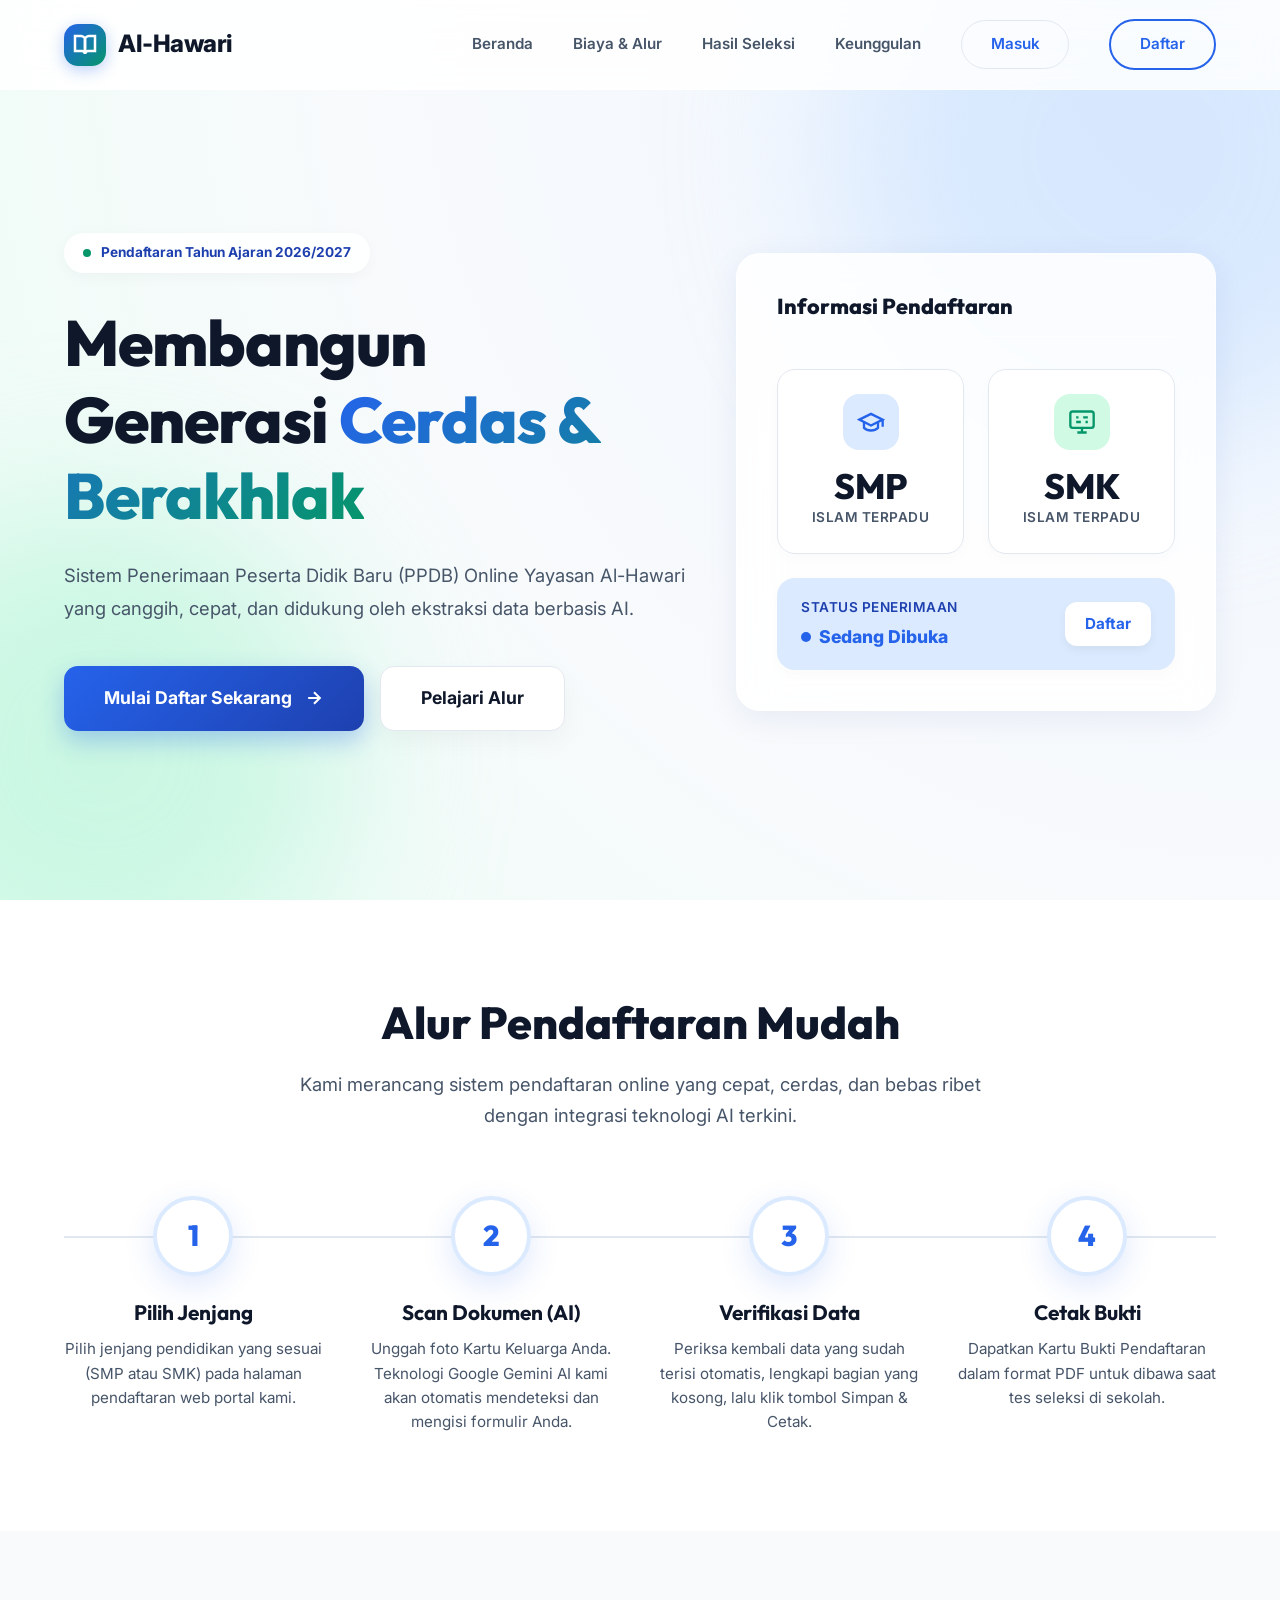
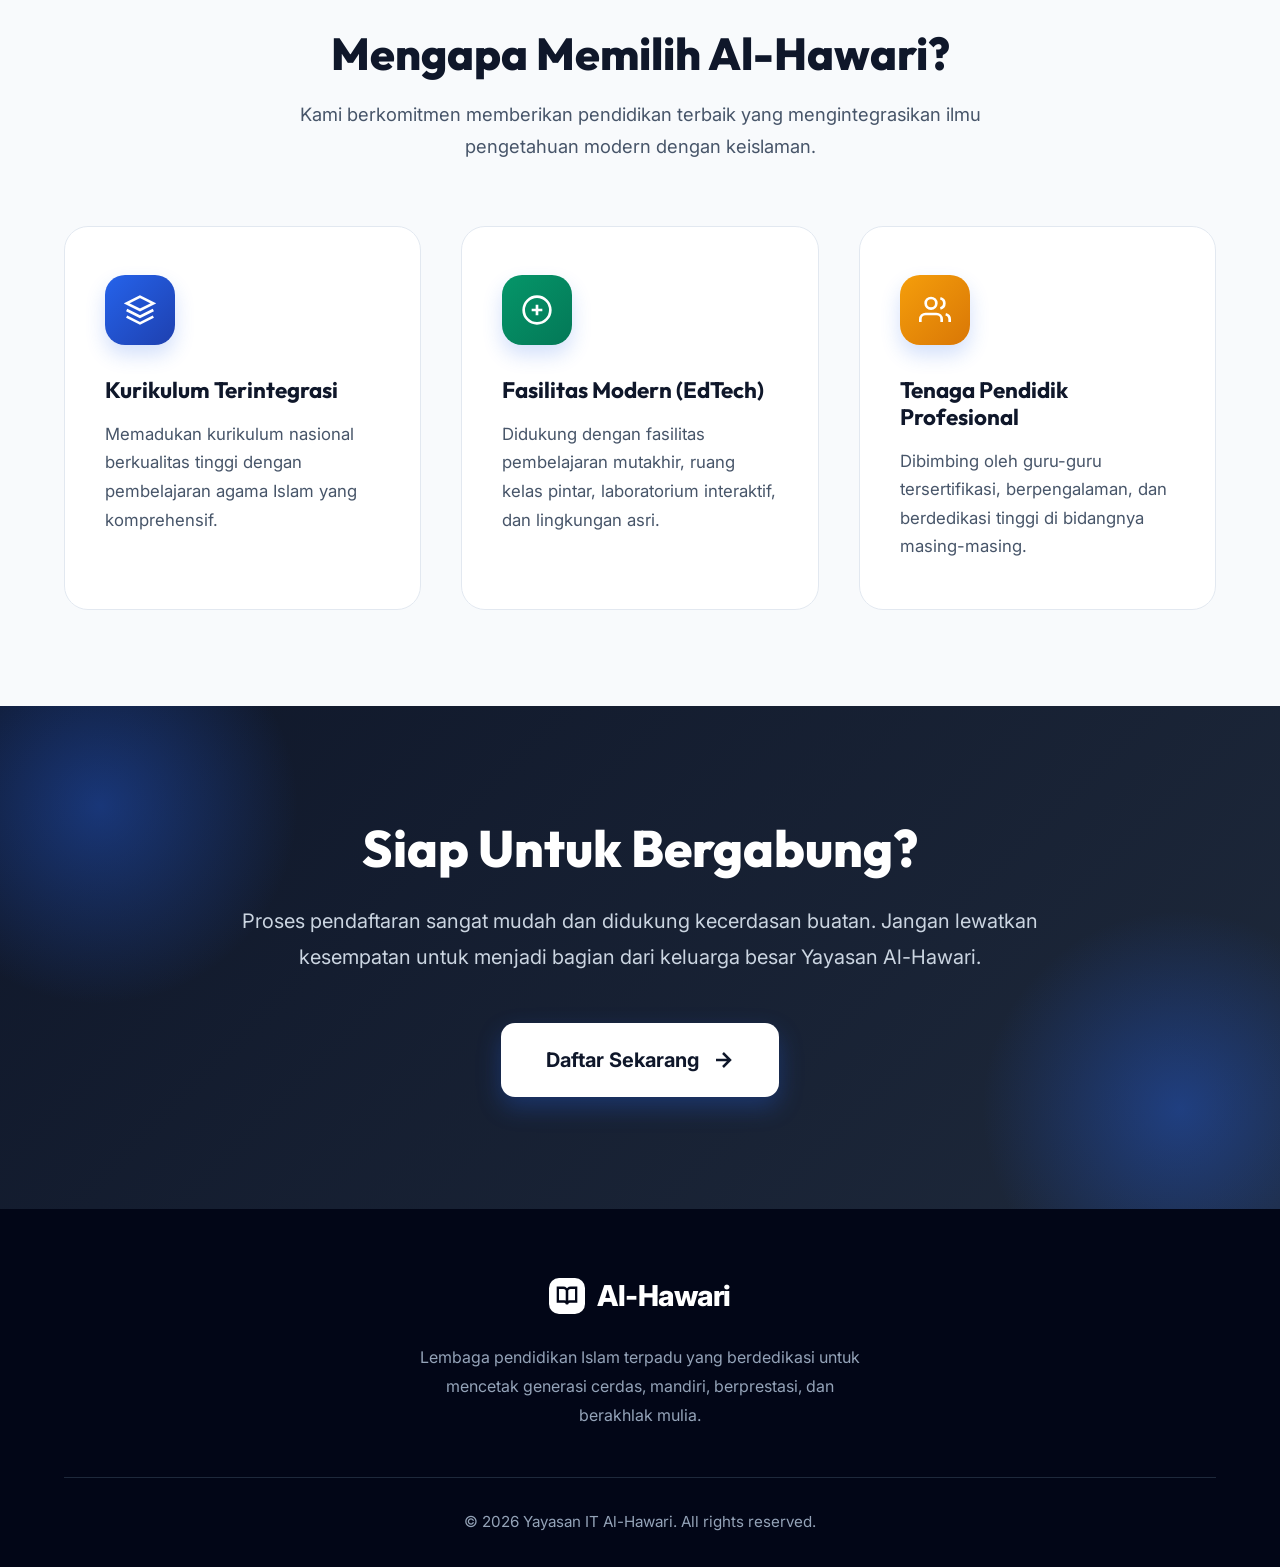
<file: index.html>
<!DOCTYPE html>
<html lang="id">
<head>
  <meta charset="UTF-8" />
  <meta name="viewport" content="width=device-width, initial-scale=1.0" />
  <meta name="description" content="PPDB Online Yayasan Al-Hawari — Masa depan dimulai di sini. Pendaftaran siswa baru SMP IT dan SMK IT." />
  <title>PPDB Al-Hawari | Selamat Datang</title>
  
  <link rel="preconnect" href="https://fonts.googleapis.com" />
  <link rel="preconnect" href="https://fonts.gstatic.com" crossorigin />
  <link href="https://fonts.googleapis.com/css2?family=Outfit:wght@300;400;500;600;700;800;900&family=Inter:wght@400;500;600;700&display=swap" rel="stylesheet" />
  <link href="https://unpkg.com/aos@2.3.1/dist/aos.css" rel="stylesheet">
  
  <style>
    :root {
      /* Premium Tailored Palette */
      --primary: #2563eb;       /* Royal Blue */
      --primary-dark: #1e40af;  /* Deep Navy */
      --primary-light: #dbeafe;
      --secondary: #059669;     /* Emerald */
      --secondary-dark: #047857;
      --secondary-light: #d1fae5;
      --accent: #f59e0b;        /* Amber */
      --dark: #0f172a;          /* Slate 900 */
      --gray-text: #475569;     /* Slate 600 */
      --gray-light: #e2e8f0;    /* Slate 200 */
      --light: #f8fafc;         /* Slate 50 */
      
      /* Glassmorphism */
      --glass-bg: rgba(255, 255, 255, 0.85);
      --glass-border: rgba(255, 255, 255, 0.4);
      --glass-shadow: 0 8px 32px 0 rgba(31, 38, 135, 0.07);
      
      /* Transitions */
      --smooth: all 0.4s cubic-bezier(0.4, 0, 0.2, 1);
    }
    
    * { margin: 0; padding: 0; box-sizing: border-box; }
    
    html {
      scroll-behavior: smooth;
    }

    body {
      font-family: 'Inter', sans-serif;
      background-color: var(--light);
      color: var(--dark);
      overflow-x: hidden;
      line-height: 1.6;
    }
    
    h1, h2, h3, h4, h5, h6 { 
      font-family: 'Outfit', sans-serif; 
      line-height: 1.2;
    }
    
    /* --- Navbar & Mobile Menu --- */
    .navbar {
      position: fixed;
      top: 0; left: 0; right: 0;
      padding: 1.2rem 5%;
      display: flex;
      justify-content: space-between;
      align-items: center;
      background: var(--glass-bg);
      backdrop-filter: blur(16px);
      -webkit-backdrop-filter: blur(16px);
      border-bottom: 1px solid var(--glass-border);
      z-index: 1000;
      transition: var(--smooth);
    }
    
    .navbar.scrolled {
      padding: 0.8rem 5%;
      box-shadow: 0 4px 30px rgba(0, 0, 0, 0.05);
    }
    
    .nav-brand {
      display: flex;
      align-items: center;
      gap: 12px;
      font-weight: 800;
      font-size: 1.5rem;
      color: var(--dark);
      text-decoration: none;
      letter-spacing: -0.5px;
    }
    
    .nav-brand .icon {
      width: 42px; height: 42px;
      background: linear-gradient(135deg, var(--primary), var(--secondary));
      border-radius: 14px;
      display: flex;
      align-items: center;
      justify-content: center;
      color: white;
      box-shadow: 0 4px 15px rgba(37, 99, 235, 0.3);
    }
    
    .nav-links {
      display: flex;
      gap: 2.5rem;
      align-items: center;
    }
    
    .nav-links a {
      text-decoration: none;
      color: var(--gray-text);
      font-weight: 600;
      font-size: 0.95rem;
      transition: var(--smooth);
      position: relative;
    }
    
    .nav-links a:not(.btn-login)::after {
      content: '';
      position: absolute;
      width: 0; height: 2px;
      bottom: -4px; left: 0;
      background: var(--primary);
      transition: var(--smooth);
    }
    
    .nav-links a:hover:not(.btn-login) { color: var(--primary); }
    .nav-links a:hover:not(.btn-login)::after { width: 100%; }
    
    .btn-login {
      padding: 0.7rem 1.8rem;
      border-radius: 99px;
      background: transparent;
      border: 2px solid var(--primary);
      color: var(--primary) !important;
      font-weight: 700;
      text-decoration: none;
      transition: var(--smooth);
    }
    
    .btn-login:hover {
      background: var(--primary);
      color: white !important;
      box-shadow: 0 8px 20px rgba(37, 99, 235, 0.25);
      transform: translateY(-2px);
    }

    /* Hamburger Button */
    .mobile-menu-btn {
      display: none;
      background: transparent;
      border: none;
      cursor: pointer;
      color: var(--dark);
    }

    /* --- Hero Section --- */
    .hero {
      min-height: 100vh;
      display: flex;
      align-items: center;
      position: relative;
      padding: 8rem 5% 4rem;
      overflow: hidden;
      background: radial-gradient(circle at top right, #eff6ff 0%, var(--light) 60%, #ecfdf5 100%);
    }
    
    /* Decorative blobs */
    .blob-1, .blob-2 {
      position: absolute;
      border-radius: 50%;
      filter: blur(80px);
      z-index: 0;
      opacity: 0.5;
    }
    .blob-1 {
      width: 600px; height: 600px;
      background: #bfdbfe;
      top: -150px; right: -150px;
      animation: float 12s ease-in-out infinite;
    }
    .blob-2 {
      width: 500px; height: 500px;
      background: #a7f3d0;
      bottom: -100px; left: -150px;
      animation: float 15s ease-in-out infinite reverse;
    }
    
    @keyframes float {
      0% { transform: translateY(0) scale(1) rotate(0deg); }
      50% { transform: translateY(-40px) scale(1.05) rotate(5deg); }
      100% { transform: translateY(0) scale(1) rotate(0deg); }
    }
    
    .hero-content {
      flex: 1.2;
      position: relative;
      z-index: 1;
      max-width: 650px;
    }
    
    .badge {
      display: inline-flex;
      align-items: center;
      gap: 10px;
      padding: 8px 18px;
      background: var(--glass-bg);
      border-radius: 99px;
      font-size: 0.85rem;
      font-weight: 700;
      color: var(--primary-dark);
      margin-bottom: 2rem;
      border: 1px solid var(--glass-border);
      box-shadow: 0 4px 15px rgba(0,0,0,0.03);
    }
    
    .pulse {
      width: 8px; height: 8px;
      background: var(--secondary);
      border-radius: 50%;
      display: inline-block;
      box-shadow: 0 0 0 0 rgba(5, 150, 105, 0.7);
      animation: pulsing 2s infinite;
    }

    @keyframes pulsing {
      0% { box-shadow: 0 0 0 0 rgba(5, 150, 105, 0.7); }
      70% { box-shadow: 0 0 0 10px rgba(5, 150, 105, 0); }
      100% { box-shadow: 0 0 0 0 rgba(5, 150, 105, 0); }
    }
    
    .hero h1 {
      font-size: clamp(2.5rem, 5vw, 4.5rem);
      font-weight: 800;
      margin-bottom: 1.5rem;
      color: var(--dark);
      letter-spacing: -1px;
    }
    
    .hero h1 span {
      background: linear-gradient(135deg, var(--primary), var(--secondary));
      -webkit-background-clip: text;
      -webkit-text-fill-color: transparent;
      background-clip: text;
    }
    
    .hero p {
      font-size: 1.15rem;
      color: var(--gray-text);
      line-height: 1.8;
      margin-bottom: 2.5rem;
    }
    
    .hero-actions {
      display: flex;
      gap: 1rem;
      flex-wrap: wrap;
    }
    
    .btn-primary {
      padding: 1.1rem 2.5rem;
      border-radius: 14px;
      background: linear-gradient(135deg, var(--primary), var(--primary-dark));
      color: white;
      font-weight: 700;
      text-decoration: none;
      font-size: 1.1rem;
      display: inline-flex;
      align-items: center;
      gap: 12px;
      transition: var(--smooth);
      box-shadow: 0 10px 25px rgba(37, 99, 235, 0.3);
      border: none;
    }
    
    .btn-primary:hover {
      transform: translateY(-4px) scale(1.02);
      box-shadow: 0 15px 35px rgba(37, 99, 235, 0.4);
    }
    
    .btn-secondary {
      padding: 1.1rem 2.5rem;
      border-radius: 14px;
      background: white;
      color: var(--dark);
      font-weight: 700;
      text-decoration: none;
      font-size: 1.1rem;
      display: inline-flex;
      align-items: center;
      gap: 12px;
      transition: var(--smooth);
      box-shadow: 0 10px 25px rgba(0, 0, 0, 0.04);
      border: 1px solid var(--gray-light);
    }
    
    .btn-secondary:hover {
      transform: translateY(-4px) scale(1.02);
      box-shadow: 0 15px 35px rgba(0, 0, 0, 0.08);
      border-color: var(--primary);
    }
    
    .hero-image {
      flex: 1;
      position: relative;
      z-index: 1;
      display: flex;
      justify-content: flex-end;
      align-items: center;
    }
    
    .glass-card {
      background: var(--glass-bg);
      backdrop-filter: blur(20px);
      -webkit-backdrop-filter: blur(20px);
      border: 1px solid var(--glass-border);
      border-radius: 24px;
      padding: 2.5rem;
      box-shadow: var(--glass-shadow);
      position: relative;
      width: 100%;
      max-width: 480px;
    }
    
    .stats-container {
      display: grid;
      grid-template-columns: 1fr 1fr;
      gap: 1.5rem;
    }
    
    .stat-item {
      padding: 1.5rem;
      background: white;
      border-radius: 18px;
      text-align: center;
      box-shadow: 0 4px 15px rgba(0, 0, 0, 0.02);
      transition: var(--smooth);
      border: 1px solid var(--gray-light);
    }
    
    .stat-item:hover { 
      transform: translateY(-8px); 
      box-shadow: 0 15px 30px rgba(0, 0, 0, 0.06);
      border-color: var(--primary-light);
    }
    
    .stat-icon {
      width: 56px; height: 56px;
      border-radius: 16px;
      background: var(--primary-light);
      color: var(--primary);
      display: flex;
      align-items: center;
      justify-content: center;
      margin: 0 auto 1.2rem;
    }
    
    .stat-value {
      font-family: 'Outfit', sans-serif;
      font-size: 2.2rem;
      font-weight: 800;
      color: var(--dark);
      margin-bottom: 0.2rem;
      line-height: 1;
    }
    
    .stat-label {
      font-size: 0.85rem;
      color: var(--gray-text);
      font-weight: 600;
      text-transform: uppercase;
      letter-spacing: 0.5px;
    }

    /* --- Alur Pendaftaran Section (NEW) --- */
    .timeline-section {
      padding: 6rem 5%;
      background: white;
    }

    .section-header {
      text-align: center;
      max-width: 700px;
      margin: 0 auto 4rem;
    }
    
    .section-header h2 {
      font-size: clamp(2rem, 4vw, 2.8rem);
      font-weight: 800;
      margin-bottom: 1.2rem;
      color: var(--dark);
    }
    
    .section-header p {
      color: var(--gray-text);
      font-size: 1.15rem;
      line-height: 1.7;
    }

    .timeline-grid {
      display: grid;
      grid-template-columns: repeat(auto-fit, minmax(250px, 1fr));
      gap: 2.5rem;
      position: relative;
    }

    /* Connecting Line */
    .timeline-grid::before {
      content: '';
      position: absolute;
      top: 40px;
      left: 0; right: 0;
      height: 2px;
      background: var(--gray-light);
      z-index: 0;
    }

    .timeline-step {
      position: relative;
      z-index: 1;
      text-align: center;
    }

    .step-number {
      width: 80px; height: 80px;
      margin: 0 auto 1.5rem;
      background: white;
      border-radius: 50%;
      display: flex;
      align-items: center;
      justify-content: center;
      font-size: 1.8rem;
      font-weight: 800;
      font-family: 'Outfit', sans-serif;
      color: var(--primary);
      box-shadow: 0 10px 30px rgba(37, 99, 235, 0.15);
      border: 4px solid var(--primary-light);
      transition: var(--smooth);
    }

    .timeline-step:hover .step-number {
      background: var(--primary);
      color: white;
      transform: scale(1.1);
      border-color: rgba(37, 99, 235, 0.2);
    }

    .timeline-step h3 {
      font-size: 1.3rem;
      font-weight: 700;
      margin-bottom: 0.8rem;
    }

    .timeline-step p {
      color: var(--gray-text);
      font-size: 0.95rem;
      line-height: 1.6;
    }
    
    /* --- Features Section --- */
    .features {
      padding: 6rem 5%;
      background: var(--light);
    }
    
    .features-grid {
      display: grid;
      grid-template-columns: repeat(auto-fit, minmax(320px, 1fr));
      gap: 2.5rem;
    }
    
    .feature-card {
      padding: 3rem 2.5rem;
      border-radius: 24px;
      background: white;
      border: 1px solid var(--gray-light);
      transition: var(--smooth);
      position: relative;
      overflow: hidden;
    }
    
    .feature-card::before {
      content: '';
      position: absolute;
      top: 0; left: 0; right: 0;
      height: 4px;
      background: linear-gradient(90deg, var(--primary), var(--secondary));
      transform: scaleX(0);
      transform-origin: left;
      transition: var(--smooth);
    }
    
    .feature-card:hover {
      box-shadow: 0 25px 50px -12px rgba(0, 0, 0, 0.08);
      transform: translateY(-10px);
      border-color: transparent;
    }
    
    .feature-card:hover::before {
      transform: scaleX(1);
    }
    
    .feature-icon {
      width: 70px; height: 70px;
      border-radius: 20px;
      background: linear-gradient(135deg, var(--primary), var(--primary-dark));
      color: white;
      display: flex;
      align-items: center;
      justify-content: center;
      margin-bottom: 2rem;
      box-shadow: 0 10px 20px rgba(37, 99, 235, 0.2);
      transition: var(--smooth);
    }
    
    .feature-card:hover .feature-icon {
      transform: scale(1.1) rotate(-5deg);
    }
    
    .feature-card h3 {
      font-size: 1.4rem;
      font-weight: 700;
      margin-bottom: 1rem;
      color: var(--dark);
    }
    
    .feature-card p {
      color: var(--gray-text);
      line-height: 1.7;
      font-size: 1.05rem;
    }
    
    /* --- CTA Section --- */
    .cta-section {
      padding: 7rem 5%;
      background: linear-gradient(135deg, var(--dark), #1e293b);
      color: white;
      text-align: center;
      position: relative;
      overflow: hidden;
    }
    
    /* CTA Background Accents */
    .cta-section::before, .cta-section::after {
      content: '';
      position: absolute;
      width: 400px; height: 400px;
      border-radius: 50%;
      background: radial-gradient(circle, rgba(37,99,235,0.4) 0%, transparent 70%);
    }
    .cta-section::before { top: -100px; left: -100px; }
    .cta-section::after { bottom: -100px; right: -100px; }
    
    .cta-content {
      position: relative;
      z-index: 1;
      max-width: 800px;
      margin: 0 auto;
    }
    
    .cta-section h2 {
      font-size: clamp(2.5rem, 4vw, 3.5rem);
      font-weight: 800;
      margin-bottom: 1.5rem;
    }
    
    .cta-section p {
      font-size: 1.25rem;
      color: #cbd5e1;
      margin-bottom: 3rem;
      line-height: 1.8;
    }
    
    /* --- Footer --- */
    footer {
      background: #020617; /* Very dark slate */
      color: #94a3b8;
      padding: 4rem 5% 2rem;
      text-align: center;
    }
    
    .footer-content {
      display: flex;
      flex-direction: column;
      align-items: center;
      gap: 1.5rem;
      margin-bottom: 3rem;
    }
    
    .footer-brand {
      display: flex;
      align-items: center;
      gap: 12px;
      font-weight: 800;
      font-size: 1.8rem;
      color: white;
      letter-spacing: -0.5px;
    }
    
    .footer-brand .icon {
      width: 36px; height: 36px; 
      background: white; 
      border-radius: 10px; 
      display: flex; 
      align-items: center; 
      justify-content: center; 
      color: #020617;
    }
    
    .footer-bottom {
      border-top: 1px solid #1e293b;
      padding-top: 2rem;
      font-size: 0.95rem;
    }
    
    /* --- Responsive & Mobile Menu Styles --- */
    @media (max-width: 1024px) {
      .hero {
        flex-direction: column;
        text-align: center;
        padding-top: 10rem;
      }
      .hero-actions { justify-content: center; }
      .hero-image { margin-top: 4rem; width: 100%; justify-content: center; }
      
      .timeline-grid::before {
        display: none; /* Remove connecting line on smaller screens */
      }
      .timeline-step { margin-bottom: 2rem; }
    }

    @media (max-width: 768px) {
      /* Mobile Navigation */
      .mobile-menu-btn { display: block; }
      
      .nav-links {
        position: absolute;
        top: 100%;
        left: 0; right: 0;
        background: white;
        flex-direction: column;
        padding: 2rem;
        gap: 1.5rem;
        box-shadow: 0 10px 30px rgba(0,0,0,0.1);
        clip-path: polygon(0 0, 100% 0, 100% 0, 0 0);
        transition: clip-path 0.4s ease-in-out;
      }

      .nav-links.active {
        clip-path: polygon(0 0, 100% 0, 100% 100%, 0 100%);
      }

      .nav-links a { font-size: 1.1rem; width: 100%; text-align: center; }
      
      .hero h1 { font-size: 2.5rem; }
      .glass-card { padding: 1.5rem; }
      .stat-value { font-size: 1.8rem; }
      .stat-icon { width: 48px; height: 48px; }
    }
  </style>
</head>
<body>

  <!-- Navbar -->
  <nav class="navbar" id="navbar">
    <a href="#" class="nav-brand">
      <div class="icon">
        <svg xmlns="http://www.w3.org/2000/svg" width="24" height="24" viewBox="0 0 24 24" fill="none" stroke="currentColor" stroke-width="2.5"><path d="M2 3h6a4 4 0 0 1 4 4v14a3 3 0 0 0-3-3H2z"/><path d="M22 3h-6a4 4 0 0 0-4 4v14a3 3 0 0 1 3-3h7z"/></svg>
      </div>
      Al-Hawari
    </a>
    
    <!-- Mobile Menu Button -->
    <button class="mobile-menu-btn" id="menuBtn">
      <svg xmlns="http://www.w3.org/2000/svg" width="28" height="28" viewBox="0 0 24 24" fill="none" stroke="currentColor" stroke-width="2" stroke-linecap="round" stroke-linejoin="round"><line x1="3" y1="12" x2="21" y2="12"></line><line x1="3" y1="6" x2="21" y2="6"></line><line x1="3" y1="18" x2="21" y2="18"></line></svg>
    </button>

    <div class="nav-links" id="navLinks">
      <a href="#beranda" class="nav-item">Beranda</a>
      <a href="biaya-alur.html" class="nav-item">Biaya &amp; Alur</a>
      <a href="pengumuman.html" class="nav-item">Hasil Seleksi</a>
      <a href="#keunggulan" class="nav-item">Keunggulan</a>
      <a href="login.html" class="btn-login" style="background:transparent; border:1px solid var(--gray-light); color:var(--dark);">Masuk</a>
      <a href="register.html" class="btn-login">Daftar</a>
    </div>
  </nav>

  <!-- Hero Section -->
  <section class="hero" id="beranda">
    <div class="blob-1"></div>
    <div class="blob-2"></div>
    
    <div class="hero-content" data-aos="fade-up">
      <div class="badge">
        <span class="pulse"></span> Pendaftaran Tahun Ajaran 2026/2027
      </div>
      <h1>Membangun Generasi <span>Cerdas & Berakhlak</span></h1>
      <p>Sistem Penerimaan Peserta Didik Baru (PPDB) Online Yayasan Al-Hawari yang canggih, cepat, dan didukung oleh ekstraksi data berbasis AI.</p>
      
      <div class="hero-actions">
        <a href="register.html" class="btn-primary">
          Mulai Daftar Sekarang
          <svg xmlns="http://www.w3.org/2000/svg" width="20" height="20" viewBox="0 0 24 24" fill="none" stroke="currentColor" stroke-width="2.5"><path d="M5 12h14M12 5l7 7-7 7"/></svg>
        </a>
        <a href="#alur" class="btn-secondary">
          Pelajari Alur
        </a>
      </div>
    </div>
    
    <div class="hero-image" data-aos="fade-left" data-aos-delay="200">
      <div class="glass-card">
        <h3 style="margin-bottom: 2rem; font-size: 1.35rem; font-weight: 800; color: var(--dark); border-bottom: 1px solid var(--glass-border); padding-bottom: 1rem;">Informasi Pendaftaran</h3>
        
        <div class="stats-container">
          <div class="stat-item">
            <div class="stat-icon">
              <svg xmlns="http://www.w3.org/2000/svg" width="28" height="28" viewBox="0 0 24 24" fill="none" stroke="currentColor" stroke-width="2"><path d="M22 10v6M2 10l10-5 10 5-10 5z"/><path d="M6 12v5c3 3 9 3 12 0v-5"/></svg>
            </div>
            <div class="stat-value">SMP</div>
            <div class="stat-label">Islam Terpadu</div>
          </div>
          
          <div class="stat-item">
            <div class="stat-icon" style="background: var(--secondary-light); color: var(--secondary);">
              <svg xmlns="http://www.w3.org/2000/svg" width="28" height="28" viewBox="0 0 24 24" fill="none" stroke="currentColor" stroke-width="2"><rect x="2" y="3" width="20" height="14" rx="2"/><path d="M8 21h8M12 17v4"/><path d="M7 8h2m4 0h4M7 12h4m4 0h2"/></svg>
            </div>
            <div class="stat-value">SMK</div>
            <div class="stat-label">Islam Terpadu</div>
          </div>
          
          <div class="stat-item" style="grid-column: span 2; display: flex; align-items: center; justify-content: space-between; padding: 1.2rem 1.5rem; background: var(--primary-light); border: none;">
            <div style="text-align: left;">
              <div class="stat-label" style="margin-bottom: 4px; color: var(--primary-dark);">Status Penerimaan</div>
              <div style="font-weight: 800; color: var(--primary); display: flex; align-items: center; gap: 8px; font-size: 1.1rem;">
                <span style="width: 10px; height: 10px; background: var(--primary); border-radius: 50%; display: inline-block;"></span> Sedang Dibuka
              </div>
            </div>
            <a href="pilih-jenjang.html" style="background: white; padding: 10px 20px; border-radius: 12px; color: var(--primary); text-decoration: none; font-weight: 700; font-size: 0.95rem; box-shadow: 0 4px 10px rgba(0,0,0,0.05); transition: var(--smooth);">Daftar</a>
          </div>
        </div>
      </div>
    </div>
  </section>

  <!-- Alur Pendaftaran Section -->
  <section class="timeline-section" id="alur">
    <div class="section-header" data-aos="fade-up">
      <h2>Alur Pendaftaran Mudah</h2>
      <p>Kami merancang sistem pendaftaran online yang cepat, cerdas, dan bebas ribet dengan integrasi teknologi AI terkini.</p>
    </div>

    <div class="timeline-grid" data-aos="fade-up" data-aos-delay="100">
      <div class="timeline-step">
        <div class="step-number">1</div>
        <h3>Pilih Jenjang</h3>
        <p>Pilih jenjang pendidikan yang sesuai (SMP atau SMK) pada halaman pendaftaran web portal kami.</p>
      </div>
      <div class="timeline-step">
        <div class="step-number">2</div>
        <h3>Scan Dokumen (AI)</h3>
        <p>Unggah foto Kartu Keluarga Anda. Teknologi Google Gemini AI kami akan otomatis mendeteksi dan mengisi formulir Anda.</p>
      </div>
      <div class="timeline-step">
        <div class="step-number">3</div>
        <h3>Verifikasi Data</h3>
        <p>Periksa kembali data yang sudah terisi otomatis, lengkapi bagian yang kosong, lalu klik tombol Simpan & Cetak.</p>
      </div>
      <div class="timeline-step">
        <div class="step-number">4</div>
        <h3>Cetak Bukti</h3>
        <p>Dapatkan Kartu Bukti Pendaftaran dalam format PDF untuk dibawa saat tes seleksi di sekolah.</p>
      </div>
    </div>
  </section>

  <!-- Features Section -->
  <section class="features" id="keunggulan">
    <div class="section-header" data-aos="fade-up">
      <h2>Mengapa Memilih Al-Hawari?</h2>
      <p>Kami berkomitmen memberikan pendidikan terbaik yang mengintegrasikan ilmu pengetahuan modern dengan keislaman.</p>
    </div>
    
    <div class="features-grid">
      <div class="feature-card" data-aos="fade-up" data-aos-delay="100">
        <div class="feature-icon">
          <svg xmlns="http://www.w3.org/2000/svg" width="32" height="32" viewBox="0 0 24 24" fill="none" stroke="currentColor" stroke-width="2"><path d="M12 2L2 7l10 5 10-5-10-5zM2 17l10 5 10-5M2 12l10 5 10-5"/></svg>
        </div>
        <h3>Kurikulum Terintegrasi</h3>
        <p>Memadukan kurikulum nasional berkualitas tinggi dengan pembelajaran agama Islam yang komprehensif.</p>
      </div>
      
      <div class="feature-card" data-aos="fade-up" data-aos-delay="200">
        <div class="feature-icon" style="background: linear-gradient(135deg, var(--secondary), var(--secondary-dark));">
          <svg xmlns="http://www.w3.org/2000/svg" width="32" height="32" viewBox="0 0 24 24" fill="none" stroke="currentColor" stroke-width="2"><circle cx="12" cy="12" r="10"/><path d="M12 8v8M8 12h8"/></svg>
        </div>
        <h3>Fasilitas Modern (EdTech)</h3>
        <p>Didukung dengan fasilitas pembelajaran mutakhir, ruang kelas pintar, laboratorium interaktif, dan lingkungan asri.</p>
      </div>
      
      <div class="feature-card" data-aos="fade-up" data-aos-delay="300">
        <div class="feature-icon" style="background: linear-gradient(135deg, var(--accent), #d97706);">
          <svg xmlns="http://www.w3.org/2000/svg" width="32" height="32" viewBox="0 0 24 24" fill="none" stroke="currentColor" stroke-width="2"><path d="M17 21v-2a4 4 0 0 0-4-4H5a4 4 0 0 0-4 4v2"/><circle cx="9" cy="7" r="4"/><path d="M23 21v-2a4 4 0 0 0-3-3.87"/><path d="M16 3.13a4 4 0 0 1 0 7.75"/></svg>
        </div>
        <h3>Tenaga Pendidik Profesional</h3>
        <p>Dibimbing oleh guru-guru tersertifikasi, berpengalaman, dan berdedikasi tinggi di bidangnya masing-masing.</p>
      </div>
    </div>
  </section>

  <!-- CTA Section -->
  <section class="cta-section">
    <div class="cta-content" data-aos="zoom-in">
      <h2>Siap Untuk Bergabung?</h2>
      <p>Proses pendaftaran sangat mudah dan didukung kecerdasan buatan. Jangan lewatkan kesempatan untuk menjadi bagian dari keluarga besar Yayasan Al-Hawari.</p>
      <a href="pilih-jenjang.html" class="btn-primary" style="padding: 1.3rem 2.8rem; font-size: 1.25rem; background: white; color: var(--dark);">
        Daftar Sekarang
        <svg xmlns="http://www.w3.org/2000/svg" width="24" height="24" viewBox="0 0 24 24" fill="none" stroke="currentColor" stroke-width="2.5"><path d="M5 12h14M12 5l7 7-7 7"/></svg>
      </a>
    </div>
  </section>

  <!-- Footer -->
  <footer>
    <div class="footer-content">
      <div class="footer-brand">
        <div class="icon">
          <svg xmlns="http://www.w3.org/2000/svg" width="22" height="22" viewBox="0 0 24 24" fill="none" stroke="currentColor" stroke-width="2.5"><path d="M2 3h6a4 4 0 0 1 4 4v14a3 3 0 0 0-3-3H2z"/><path d="M22 3h-6a4 4 0 0 0-4 4v14a3 3 0 0 1 3-3h7z"/></svg>
        </div>
        Al-Hawari
      </div>
      <p style="max-width: 450px; line-height: 1.8; margin: 0 auto;">Lembaga pendidikan Islam terpadu yang berdedikasi untuk mencetak generasi cerdas, mandiri, berprestasi, dan berakhlak mulia.</p>
    </div>
    <div class="footer-bottom">
      &copy; 2026 Yayasan IT Al-Hawari. All rights reserved.
    </div>
  </footer>

  <!-- Scripts -->
  <script src="https://unpkg.com/aos@2.3.1/dist/aos.js"></script>
  <script>
    // Initialize animations
    AOS.init({
      duration: 800,
      once: true,
      offset: 80,
      easing: 'ease-out-cubic'
    });
    
    // Navbar scroll effect
    window.addEventListener('scroll', () => {
      const navbar = document.getElementById('navbar');
      if (window.scrollY > 50) {
        navbar.classList.add('scrolled');
      } else {
        navbar.classList.remove('scrolled');
      }
    });

    // Mobile Menu Toggle
    const menuBtn = document.getElementById('menuBtn');
    const navLinks = document.getElementById('navLinks');
    const navItems = document.querySelectorAll('.nav-item');

    menuBtn.addEventListener('click', () => {
      navLinks.classList.toggle('active');
    });

    // Close menu when clicking a link
    navItems.forEach(item => {
      item.addEventListener('click', () => {
        navLinks.classList.remove('active');
      });
    });
  </script>
</body>
</html>
</file>
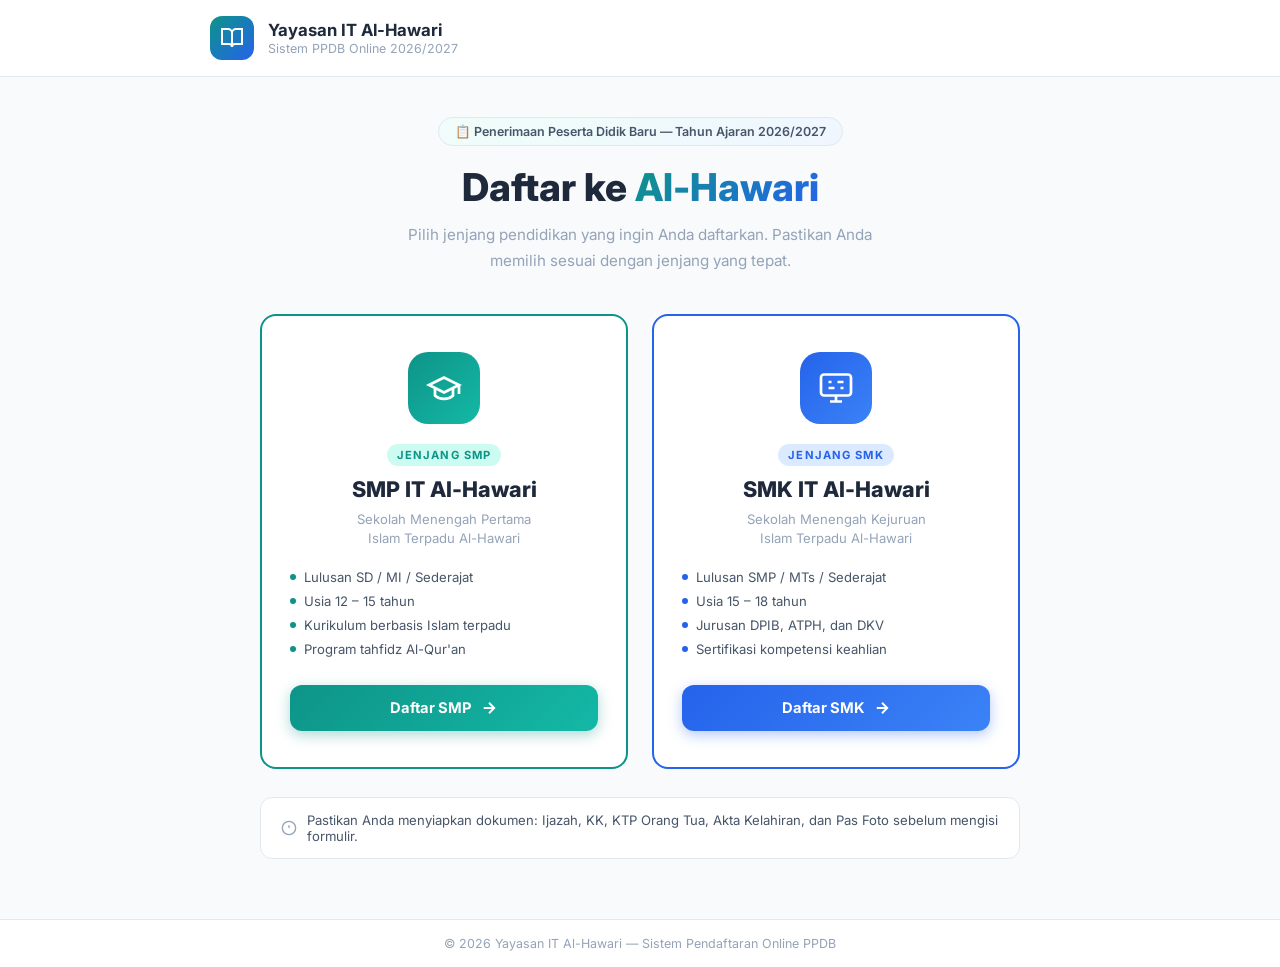
<file: backup-data-lama/index.html>
<!DOCTYPE html>
<html lang="id">
<head>
  <meta charset="UTF-8" />
  <meta name="viewport" content="width=device-width, initial-scale=1.0" />
  <meta name="description" content="PPDB Online Yayasan Al-Hawari — Pilih jenjang pendaftaran SMP IT atau SMK IT Al-Hawari Tahun Ajaran 2026/2027." />
  <title>PPDB Online — Al-Hawari 2026/2027</title>

  <!-- Google Fonts -->
  <link rel="preconnect" href="https://fonts.googleapis.com" />
  <link rel="preconnect" href="https://fonts.gstatic.com" crossorigin />
  <link href="https://fonts.googleapis.com/css2?family=Inter:wght@400;500;600;700;800;900&display=swap" rel="stylesheet" />

  <style>
    *, *::before, *::after { box-sizing: border-box; margin: 0; padding: 0; }

    :root {
      --smp-color: #0d9488;
      --smp-light: #f0fdfa;
      --smp-mid:   #ccfbf1;
      --smk-color: #2563eb;
      --smk-light: #eff6ff;
      --smk-mid:   #dbeafe;
      --gray-50:   #f8fafc;
      --gray-100:  #f1f5f9;
      --gray-200:  #e2e8f0;
      --gray-400:  #94a3b8;
      --gray-600:  #475569;
      --gray-800:  #1e293b;
      --radius:    16px;
      --shadow:    0 4px 24px rgba(0,0,0,0.08);
      --shadow-hover: 0 12px 40px rgba(0,0,0,0.14);
    }

    html { scroll-behavior: smooth; }

    body {
      font-family: 'Inter', sans-serif;
      background: var(--gray-50);
      min-height: 100vh;
      display: flex;
      flex-direction: column;
    }

    /* ===== HEADER ===== */
    header {
      background: #fff;
      border-bottom: 1px solid var(--gray-200);
      padding: 16px 24px;
    }
    .header-inner {
      max-width: 860px;
      margin: 0 auto;
      display: flex;
      align-items: center;
      gap: 14px;
    }
    .brand-icon {
      width: 44px; height: 44px;
      background: linear-gradient(135deg, #0d9488, #2563eb);
      border-radius: 12px;
      display: flex; align-items: center; justify-content: center;
      flex-shrink: 0;
    }
    .brand-icon svg { color: #fff; }
    .brand-title { font-size: 1.05rem; font-weight: 700; color: var(--gray-800); }
    .brand-sub   { font-size: 0.78rem; color: var(--gray-400); margin-top: 1px; }

    /* ===== MAIN ===== */
    main {
      flex: 1;
      display: flex;
      flex-direction: column;
      align-items: center;
      justify-content: center;
      padding: 40px 20px 60px;
    }

    /* ===== HERO ===== */
    .hero {
      text-align: center;
      margin-bottom: 40px;
    }
    .hero-badge {
      display: inline-flex;
      align-items: center;
      gap: 6px;
      background: linear-gradient(135deg, #f0fdfa, #eff6ff);
      border: 1px solid var(--gray-200);
      border-radius: 999px;
      padding: 6px 16px;
      font-size: 0.78rem;
      font-weight: 600;
      color: var(--gray-600);
      margin-bottom: 18px;
    }
    .hero h1 {
      font-size: clamp(1.6rem, 5vw, 2.4rem);
      font-weight: 800;
      color: var(--gray-800);
      line-height: 1.2;
      margin-bottom: 12px;
    }
    .hero h1 span {
      background: linear-gradient(135deg, #0d9488, #2563eb);
      -webkit-background-clip: text;
      -webkit-text-fill-color: transparent;
      background-clip: text;
    }
    .hero p {
      font-size: 0.95rem;
      color: var(--gray-400);
      max-width: 480px;
      line-height: 1.7;
    }

    /* ===== CARDS WRAPPER ===== */
    .cards {
      display: grid;
      grid-template-columns: 1fr 1fr;
      gap: 24px;
      width: 100%;
      max-width: 760px;
    }

    /* ===== CARD ===== */
    .card {
      background: #fff;
      border-radius: var(--radius);
      border: 2px solid var(--gray-200);
      padding: 36px 28px;
      text-align: center;
      text-decoration: none;
      cursor: pointer;
      transition: all 0.25s cubic-bezier(0.4, 0, 0.2, 1);
      display: flex;
      flex-direction: column;
      align-items: center;
      gap: 0;
      position: relative;
      overflow: hidden;
    }
    .card::before {
      content: '';
      position: absolute;
      inset: 0;
      opacity: 0;
      transition: opacity 0.25s;
      border-radius: calc(var(--radius) - 2px);
    }
    .card:hover {
      transform: translateY(-6px);
      box-shadow: var(--shadow-hover);
    }

    /* SMP Card */
    .card.smp { border-color: var(--smp-color); }
    .card.smp::before { background: linear-gradient(160deg, var(--smp-light), #fff); }
    .card.smp:hover::before { opacity: 1; }
    .card.smp:hover { border-color: var(--smp-color); }

    /* SMK Card */
    .card.smk { border-color: var(--smk-color); }
    .card.smk::before { background: linear-gradient(160deg, var(--smk-light), #fff); }
    .card.smk:hover::before { opacity: 1; }
    .card.smk:hover { border-color: var(--smk-color); }

    .card > * { position: relative; z-index: 1; }

    /* Icon */
    .card-icon {
      width: 72px; height: 72px;
      border-radius: 20px;
      display: flex; align-items: center; justify-content: center;
      margin-bottom: 20px;
      transition: transform 0.25s;
    }
    .card:hover .card-icon { transform: scale(1.1); }
    .card.smp .card-icon { background: linear-gradient(135deg, var(--smp-color), #14b8a6); }
    .card.smk .card-icon { background: linear-gradient(135deg, var(--smk-color), #3b82f6); }
    .card-icon svg { width: 36px; height: 36px; color: #fff; stroke-width: 1.8; }

    /* Level badge */
    .card-level {
      font-size: 0.7rem;
      font-weight: 700;
      letter-spacing: 0.1em;
      text-transform: uppercase;
      padding: 4px 10px;
      border-radius: 999px;
      margin-bottom: 10px;
    }
    .card.smp .card-level { background: var(--smp-mid); color: var(--smp-color); }
    .card.smk .card-level { background: var(--smk-mid); color: var(--smk-color); }

    .card-title {
      font-size: 1.35rem;
      font-weight: 800;
      color: var(--gray-800);
      margin-bottom: 8px;
    }
    .card-name {
      font-size: 0.82rem;
      color: var(--gray-400);
      margin-bottom: 20px;
      line-height: 1.5;
    }

    /* List fitur */
    .card-features {
      list-style: none;
      text-align: left;
      width: 100%;
      margin-bottom: 28px;
      display: flex;
      flex-direction: column;
      gap: 8px;
    }
    .card-features li {
      display: flex;
      align-items: center;
      gap: 8px;
      font-size: 0.82rem;
      color: var(--gray-600);
    }
    .card-features li .dot {
      width: 6px; height: 6px;
      border-radius: 50%;
      flex-shrink: 0;
    }
    .card.smp .dot { background: var(--smp-color); }
    .card.smk .dot { background: var(--smk-color); }

    /* Button */
    .card-btn {
      width: 100%;
      padding: 14px;
      border-radius: 12px;
      border: none;
      font-family: 'Inter', sans-serif;
      font-size: 0.92rem;
      font-weight: 700;
      cursor: pointer;
      display: flex;
      align-items: center;
      justify-content: center;
      gap: 8px;
      transition: all 0.2s;
    }
    .card.smp .card-btn {
      background: linear-gradient(135deg, var(--smp-color), #14b8a6);
      color: #fff;
      box-shadow: 0 4px 14px rgba(13,148,136,0.35);
    }
    .card.smp .card-btn:hover { box-shadow: 0 6px 20px rgba(13,148,136,0.45); }
    .card.smk .card-btn {
      background: linear-gradient(135deg, var(--smk-color), #3b82f6);
      color: #fff;
      box-shadow: 0 4px 14px rgba(37,99,235,0.35);
    }
    .card.smk .card-btn:hover { box-shadow: 0 6px 20px rgba(37,99,235,0.45); }

    /* ===== INFO BAR ===== */
    .info-bar {
      max-width: 760px;
      width: 100%;
      margin-top: 28px;
      background: #fff;
      border: 1px solid var(--gray-200);
      border-radius: 12px;
      padding: 14px 20px;
      display: flex;
      align-items: center;
      gap: 10px;
      font-size: 0.82rem;
      color: var(--gray-600);
    }
    .info-bar svg { color: var(--gray-400); flex-shrink: 0; }

    /* ===== FOOTER ===== */
    footer {
      background: #fff;
      border-top: 1px solid var(--gray-200);
      padding: 16px 24px;
      text-align: center;
      font-size: 0.78rem;
      color: var(--gray-400);
    }

    /* ===== RESPONSIVE ===== */
    @media (max-width: 600px) {
      .cards { grid-template-columns: 1fr; gap: 16px; }
      .card  { padding: 28px 22px; }
      main   { padding: 28px 16px 48px; }
      .hero  { margin-bottom: 28px; }
    }
  </style>
</head>

<body>

  <!-- HEADER -->
  <header>
    <div class="header-inner">
      <div class="brand-icon">
        <svg xmlns="http://www.w3.org/2000/svg" width="24" height="24" viewBox="0 0 24 24" fill="none"
          stroke="currentColor" stroke-width="2">
          <path d="M2 3h6a4 4 0 0 1 4 4v14a3 3 0 0 0-3-3H2z"/>
          <path d="M22 3h-6a4 4 0 0 0-4 4v14a3 3 0 0 1 3-3h7z"/>
        </svg>
      </div>
      <div>
        <div class="brand-title">Yayasan IT Al-Hawari</div>
        <div class="brand-sub">Sistem PPDB Online 2026/2027</div>
      </div>
    </div>
  </header>

  <!-- MAIN -->
  <main>

    <!-- HERO -->
    <div class="hero">
      <div class="hero-badge">
        📋 Penerimaan Peserta Didik Baru — Tahun Ajaran 2026/2027
      </div>
      <h1>Daftar ke <span>Al-Hawari</span></h1>
      <p>Pilih jenjang pendidikan yang ingin Anda daftarkan. Pastikan Anda memilih sesuai dengan jenjang yang tepat.</p>
    </div>

    <!-- PILIHAN KARTU -->
    <div class="cards">

      <!-- SMP -->
      <a class="card smp" href="smp.html" id="btnSMP">
        <div class="card-icon">
          <svg xmlns="http://www.w3.org/2000/svg" viewBox="0 0 24 24" fill="none" stroke="currentColor">
            <path d="M22 10v6M2 10l10-5 10 5-10 5z"/>
            <path d="M6 12v5c3 3 9 3 12 0v-5"/>
          </svg>
        </div>
        <div class="card-level">Jenjang SMP</div>
        <div class="card-title">SMP IT Al-Hawari</div>
        <div class="card-name">Sekolah Menengah Pertama<br>Islam Terpadu Al-Hawari</div>
        <ul class="card-features">
          <li><span class="dot"></span>Lulusan SD / MI / Sederajat</li>
          <li><span class="dot"></span>Usia 12 – 15 tahun</li>
          <li><span class="dot"></span>Kurikulum berbasis Islam terpadu</li>
          <li><span class="dot"></span>Program tahfidz Al-Qur'an</li>
        </ul>
        <button class="card-btn" tabindex="-1">
          Daftar SMP
          <svg xmlns="http://www.w3.org/2000/svg" width="18" height="18" viewBox="0 0 24 24" fill="none"
            stroke="currentColor" stroke-width="2.5">
            <line x1="5" y1="12" x2="19" y2="12"/>
            <polyline points="12 5 19 12 12 19"/>
          </svg>
        </button>
      </a>

      <!-- SMK -->
      <a class="card smk" href="smk.html" id="btnSMK">
        <div class="card-icon">
          <svg xmlns="http://www.w3.org/2000/svg" viewBox="0 0 24 24" fill="none" stroke="currentColor">
            <rect x="2" y="3" width="20" height="14" rx="2"/>
            <path d="M8 21h8M12 17v4"/>
            <path d="M7 8h2m4 0h4M7 12h4m4 0h2"/>
          </svg>
        </div>
        <div class="card-level">Jenjang SMK</div>
        <div class="card-title">SMK IT Al-Hawari</div>
        <div class="card-name">Sekolah Menengah Kejuruan<br>Islam Terpadu Al-Hawari</div>
        <ul class="card-features">
          <li><span class="dot"></span>Lulusan SMP / MTs / Sederajat</li>
          <li><span class="dot"></span>Usia 15 – 18 tahun</li>
          <li><span class="dot"></span>Jurusan DPIB, ATPH, dan DKV</li>
          <li><span class="dot"></span>Sertifikasi kompetensi keahlian</li>
        </ul>
        <button class="card-btn" tabindex="-1">
          Daftar SMK
          <svg xmlns="http://www.w3.org/2000/svg" width="18" height="18" viewBox="0 0 24 24" fill="none"
            stroke="currentColor" stroke-width="2.5">
            <line x1="5" y1="12" x2="19" y2="12"/>
            <polyline points="12 5 19 12 12 19"/>
          </svg>
        </button>
      </a>

    </div>

    <!-- INFO BAR -->
    <div class="info-bar">
      <svg xmlns="http://www.w3.org/2000/svg" width="16" height="16" viewBox="0 0 24 24" fill="none"
        stroke="currentColor" stroke-width="2">
        <circle cx="12" cy="12" r="10"/>
        <line x1="12" y1="8" x2="12" y2="12"/>
        <line x1="12" y1="16" x2="12.01" y2="16"/>
      </svg>
      Pastikan Anda menyiapkan dokumen: Ijazah, KK, KTP Orang Tua, Akta Kelahiran, dan Pas Foto sebelum mengisi formulir.
    </div>

  </main>

  <!-- FOOTER -->
  <footer>
    &copy; 2026 Yayasan IT Al-Hawari &mdash; Sistem Pendaftaran Online PPDB
  </footer>

</body>
</html>
</file>
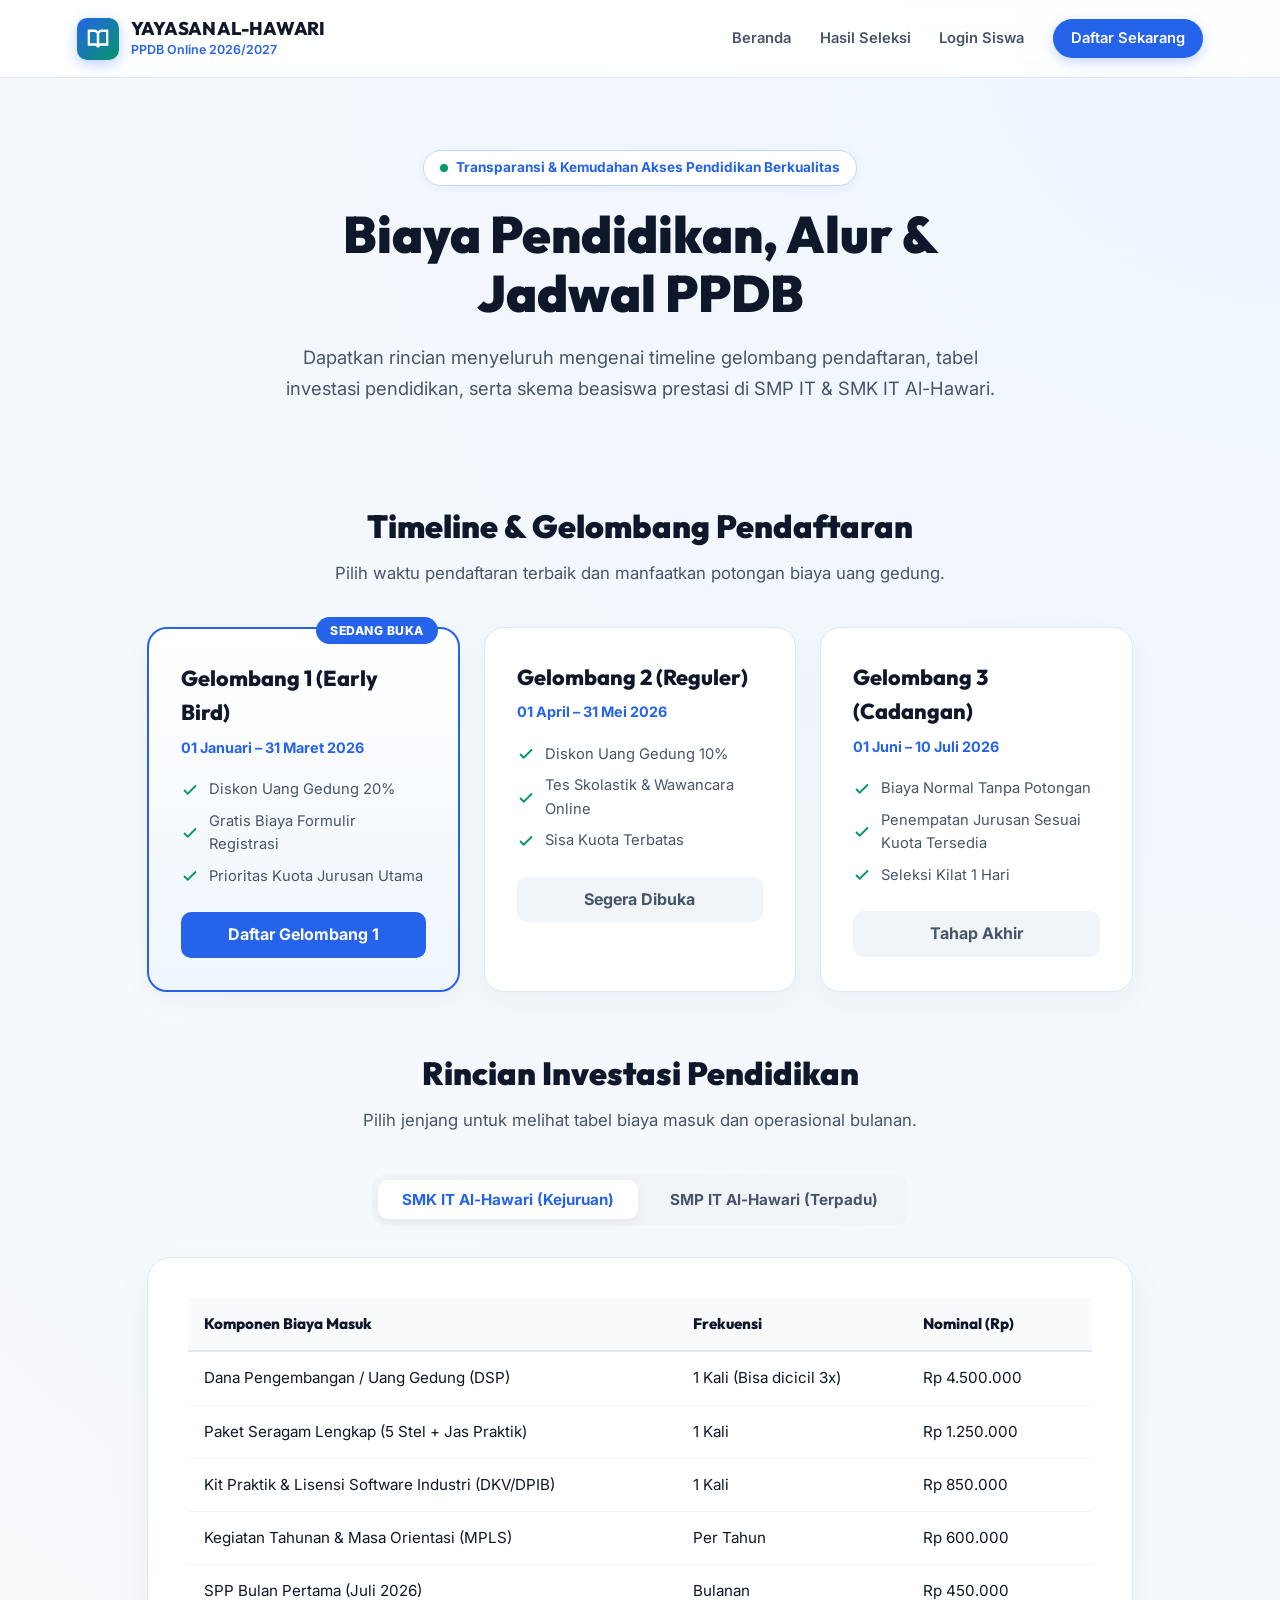
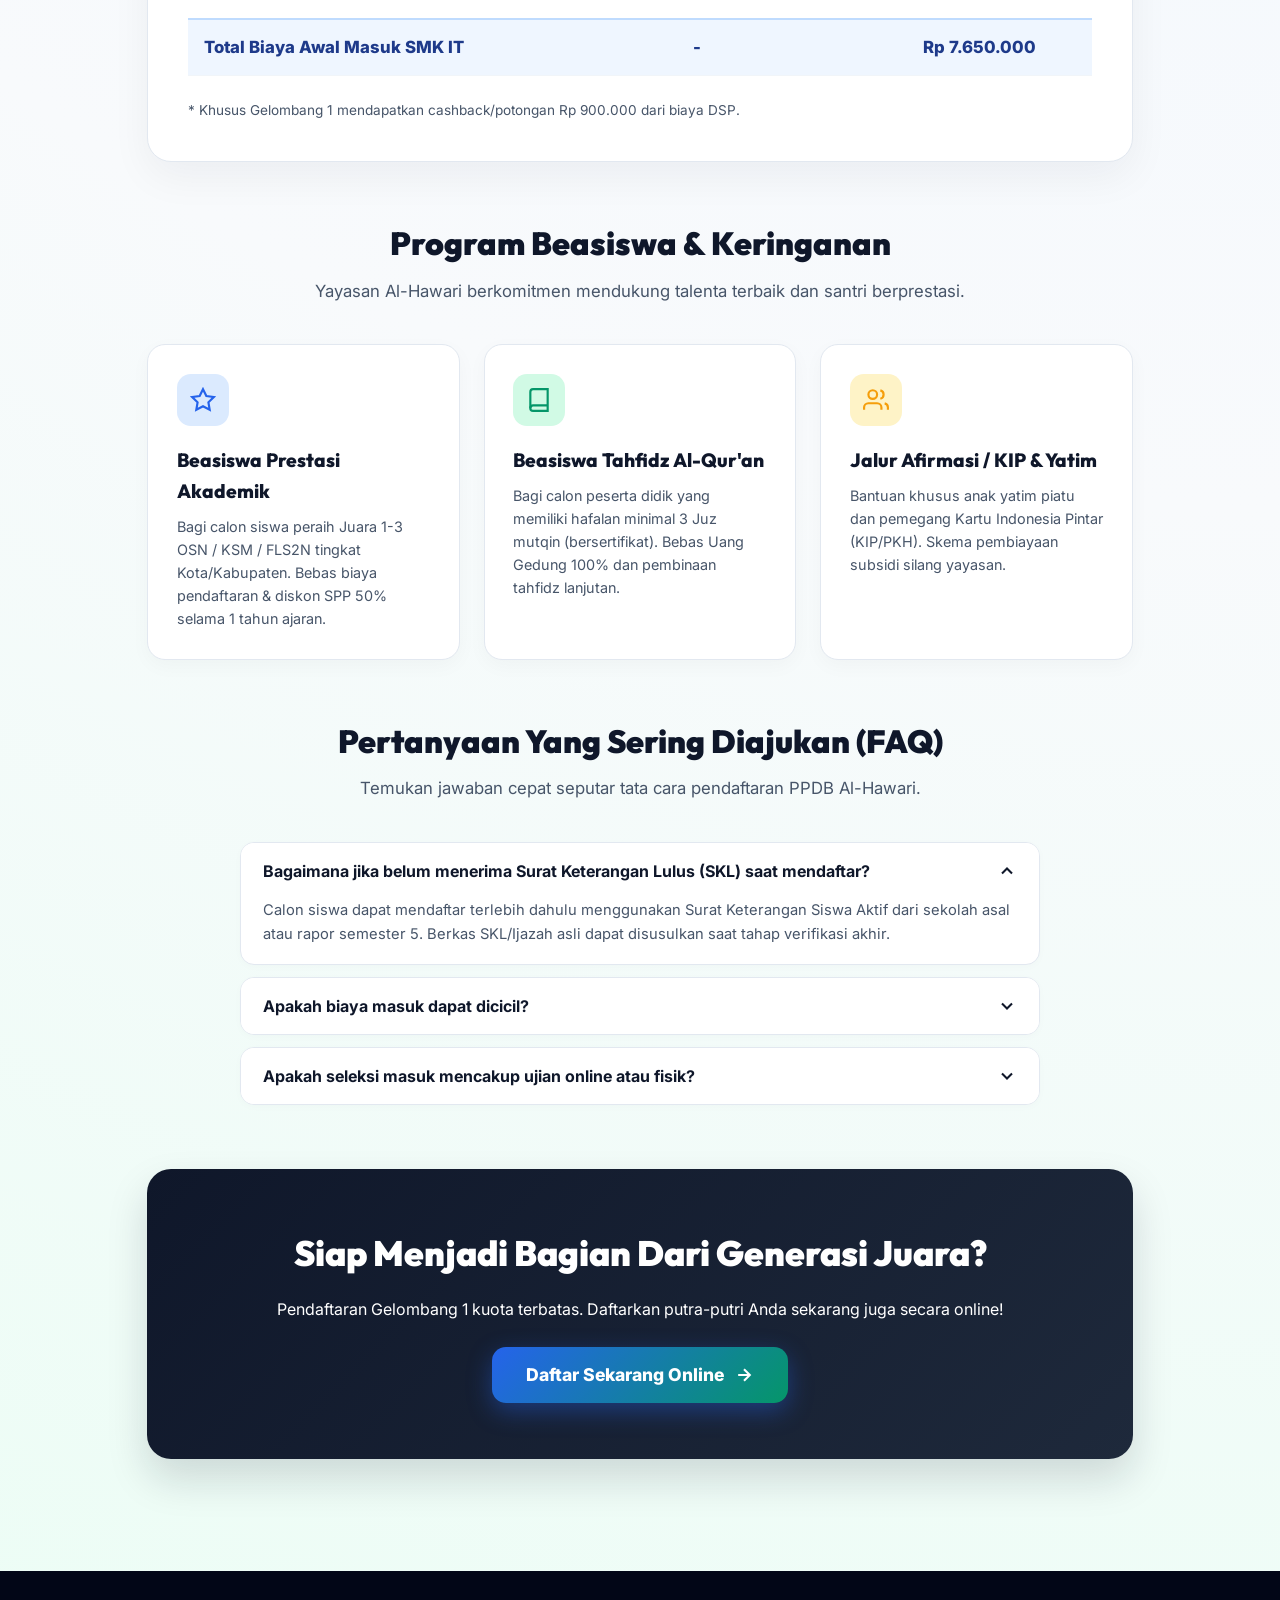
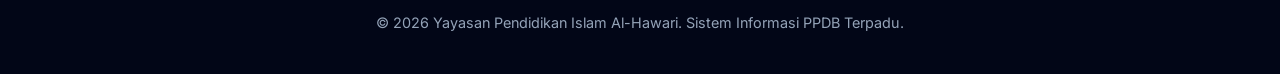
<file: biaya-alur.html>
<!DOCTYPE html>
<html lang="id">
<head>
  <meta charset="UTF-8" />
  <meta name="viewport" content="width=device-width, initial-scale=1.0" />
  <meta name="description" content="Informasi Biaya Pendidikan, Jadwal Gelombang, Jalur Pendaftaran, dan Beasiswa PPDB Yayasan Al-Hawari 2026/2027." />
  <title>Biaya, Alur &amp; Jadwal PPDB | Yayasan Al-Hawari</title>

  <!-- Google Fonts -->
  <link rel="preconnect" href="https://fonts.googleapis.com" />
  <link rel="preconnect" href="https://fonts.gstatic.com" crossorigin />
  <link href="https://fonts.googleapis.com/css2?family=Inter:wght@400;500;600;700;800&family=Outfit:wght@600;700;800;900&display=swap" rel="stylesheet" />

  <style>
    :root {
      --primary: #2563eb;
      --primary-dark: #1e3a8a;
      --primary-light: #eff6ff;
      --secondary: #059669;
      --secondary-light: #d1fae5;
      --accent: #f59e0b;
      --accent-light: #fef3c7;
      --dark: #0f172a;
      --gray-text: #475569;
      --gray-light: #e2e8f0;
      --light: #f8fafc;
      --radius-lg: 20px;
      --radius-md: 14px;
      --radius-sm: 10px;
    }

    * { margin: 0; padding: 0; box-sizing: border-box; }

    body {
      font-family: 'Inter', sans-serif;
      background: radial-gradient(circle at top right, #eff6ff 0%, #f8fafc 60%, #ecfdf5 100%);
      color: var(--dark);
      line-height: 1.6;
      min-height: 100vh;
      display: flex;
      flex-direction: column;
    }

    /* --- NAVBAR --- */
    .navbar {
      background: rgba(255, 255, 255, 0.9);
      backdrop-filter: blur(16px);
      -webkit-backdrop-filter: blur(16px);
      border-bottom: 1px solid var(--gray-light);
      padding: 1.1rem 6%;
      display: flex;
      justify-content: space-between;
      align-items: center;
      position: sticky;
      top: 0;
      z-index: 100;
    }

    .nav-brand {
      display: flex;
      align-items: center;
      gap: 12px;
      text-decoration: none;
      color: var(--dark);
    }

    .brand-logo-icon {
      width: 42px;
      height: 42px;
      border-radius: var(--radius-sm);
      display: flex;
      align-items: center;
      justify-content: center;
      background: linear-gradient(135deg, var(--primary), var(--secondary));
      color: white;
      box-shadow: 0 4px 14px rgba(37, 99, 235, 0.3);
    }

    .brand-title {
      font-family: 'Outfit', sans-serif;
      font-weight: 800;
      font-size: 1.15rem;
      line-height: 1.2;
      color: var(--dark);
      letter-spacing: -0.3px;
    }

    .brand-subtitle {
      font-size: 0.78rem;
      color: var(--primary);
      font-weight: 600;
    }

    .nav-menu {
      display: flex;
      gap: 1.8rem;
      align-items: center;
    }

    .nav-menu a {
      text-decoration: none;
      color: var(--gray-text);
      font-weight: 600;
      font-size: 0.92rem;
      transition: color 0.2s;
    }

    .nav-menu a:hover {
      color: var(--primary);
    }

    .btn-nav-primary {
      padding: 8px 18px;
      background: var(--primary);
      color: white !important;
      border-radius: 99px;
      font-weight: 700;
      box-shadow: 0 4px 12px rgba(37, 99, 235, 0.25);
    }

    /* --- HERO --- */
    .header-hero {
      padding: 4.5rem 6% 3rem;
      text-align: center;
      max-width: 900px;
      margin: 0 auto;
    }

    .badge-hero {
      display: inline-flex;
      align-items: center;
      gap: 8px;
      padding: 6px 16px;
      background: white;
      border: 1px solid #bfdbfe;
      border-radius: 99px;
      font-size: 0.85rem;
      font-weight: 700;
      color: var(--primary);
      margin-bottom: 1.2rem;
      box-shadow: 0 2px 8px rgba(37, 99, 235, 0.08);
    }

    .header-hero h1 {
      font-family: 'Outfit', sans-serif;
      font-size: clamp(2.2rem, 4vw, 3.2rem);
      font-weight: 900;
      line-height: 1.15;
      color: var(--dark);
      margin-bottom: 1.2rem;
    }

    .header-hero p {
      color: var(--gray-text);
      font-size: 1.15rem;
      line-height: 1.7;
    }

    /* --- SECTION CONTAINERS --- */
    .content-section {
      padding: 3rem 6%;
      max-width: 1140px;
      margin: 0 auto;
      width: 100%;
    }

    .section-heading {
      text-align: center;
      margin-bottom: 2.5rem;
    }

    .section-heading h2 {
      font-family: 'Outfit', sans-serif;
      font-size: 2rem;
      font-weight: 900;
      color: var(--dark);
      margin-bottom: 8px;
    }

    .section-heading p {
      color: var(--gray-text);
      font-size: 1.05rem;
    }

    /* --- TIMELINE GELOMBANG --- */
    .wave-grid {
      display: grid;
      grid-template-columns: repeat(auto-fit, minmax(300px, 1fr));
      gap: 1.5rem;
      margin-bottom: 3.5rem;
    }

    .wave-card {
      background: white;
      border-radius: 20px;
      padding: 2rem;
      border: 1px solid var(--gray-light);
      box-shadow: 0 10px 30px rgba(15, 23, 42, 0.04);
      position: relative;
      transition: transform 0.25s, box-shadow 0.25s;
    }

    .wave-card:hover {
      transform: translateY(-5px);
      box-shadow: 0 15px 35px rgba(37, 99, 235, 0.1);
    }

    .wave-card.featured {
      border: 2px solid var(--primary);
      background: linear-gradient(180deg, #ffffff 0%, #eff6ff 100%);
    }

    .wave-tag {
      position: absolute;
      top: -12px;
      right: 20px;
      background: var(--primary);
      color: white;
      font-size: 0.76rem;
      font-weight: 800;
      padding: 4px 14px;
      border-radius: 99px;
      text-transform: uppercase;
      letter-spacing: 0.5px;
    }

    .wave-name {
      font-family: 'Outfit', sans-serif;
      font-size: 1.35rem;
      font-weight: 800;
      color: var(--dark);
      margin-bottom: 6px;
    }

    .wave-period {
      font-size: 0.9rem;
      color: var(--primary);
      font-weight: 700;
      margin-bottom: 1.2rem;
    }

    .wave-features {
      list-style: none;
      margin-bottom: 1.5rem;
      font-size: 0.92rem;
    }

    .wave-features li {
      display: flex;
      align-items: center;
      gap: 10px;
      margin-bottom: 8px;
      color: var(--gray-text);
    }

    .wave-features svg {
      color: var(--secondary);
      flex-shrink: 0;
    }

    /* --- TAB SWITCHER BIAYA --- */
    .tab-nav-wrapper {
      display: flex;
      justify-content: center;
      margin-bottom: 2rem;
    }

    .tab-pills {
      background: #f1f5f9;
      padding: 6px;
      border-radius: 14px;
      display: inline-flex;
      gap: 8px;
    }

    .tab-btn {
      padding: 10px 24px;
      border-radius: 10px;
      font-weight: 700;
      font-size: 0.95rem;
      border: none;
      cursor: pointer;
      background: transparent;
      color: var(--gray-text);
      transition: all 0.2s;
      font-family: inherit;
    }

    .tab-btn.active {
      background: white;
      color: var(--primary);
      box-shadow: 0 4px 12px rgba(0, 0, 0, 0.06);
    }

    /* --- FEE TABLES --- */
    .fee-card-wrapper {
      background: white;
      border-radius: 24px;
      border: 1px solid var(--gray-light);
      padding: 2.5rem;
      box-shadow: 0 15px 40px rgba(15, 23, 42, 0.05);
      margin-bottom: 3.5rem;
    }

    .fee-table {
      width: 100%;
      border-collapse: collapse;
      margin-bottom: 1.5rem;
    }

    .fee-table th {
      text-align: left;
      padding: 14px 16px;
      background: #f8fafc;
      font-family: 'Outfit', sans-serif;
      font-size: 0.95rem;
      font-weight: 800;
      color: var(--dark);
      border-bottom: 2px solid var(--gray-light);
    }

    .fee-table td {
      padding: 14px 16px;
      border-bottom: 1px solid #f1f5f9;
      font-size: 0.95rem;
    }

    .fee-table tr:hover td {
      background: #f8fafc;
    }

    .fee-total-row td {
      background: #eff6ff !important;
      font-weight: 800;
      font-size: 1.05rem;
      color: var(--primary-dark);
      border-top: 2px solid #bfdbfe;
    }

    /* --- SCHOLARSHIPS --- */
    .scholarship-grid {
      display: grid;
      grid-template-columns: repeat(auto-fit, minmax(280px, 1fr));
      gap: 1.5rem;
      margin-bottom: 3.5rem;
    }

    .scholarship-card {
      background: white;
      border-radius: 18px;
      padding: 1.8rem;
      border: 1px solid var(--gray-light);
      box-shadow: 0 6px 20px rgba(0, 0, 0, 0.03);
    }

    .scholarship-icon {
      width: 52px;
      height: 52px;
      border-radius: 14px;
      display: flex;
      align-items: center;
      justify-content: center;
      margin-bottom: 1.2rem;
    }

    .sch-1 { background: #dbeafe; color: var(--primary); }
    .sch-2 { background: #d1fae5; color: var(--secondary); }
    .sch-3 { background: #fef3c7; color: var(--accent); }

    .scholarship-card h3 {
      font-family: 'Outfit', sans-serif;
      font-size: 1.2rem;
      font-weight: 800;
      margin-bottom: 8px;
    }

    .scholarship-card p {
      font-size: 0.9rem;
      color: var(--gray-text);
      line-height: 1.6;
    }

    /* --- FAQ ACCORDION --- */
    .faq-container {
      max-width: 800px;
      margin: 0 auto 4rem;
    }

    .faq-item {
      background: white;
      border: 1px solid var(--gray-light);
      border-radius: 14px;
      margin-bottom: 12px;
      overflow: hidden;
      box-shadow: 0 2px 8px rgba(0, 0, 0, 0.02);
    }

    .faq-question {
      padding: 18px 22px;
      font-weight: 700;
      font-size: 1rem;
      cursor: pointer;
      display: flex;
      justify-content: space-between;
      align-items: center;
      color: var(--dark);
      background: white;
      border: none;
      width: 100%;
      text-align: left;
      font-family: inherit;
    }

    .faq-answer {
      padding: 0 22px 18px 22px;
      font-size: 0.92rem;
      color: var(--gray-text);
      display: none;
      line-height: 1.6;
    }

    .faq-item.open .faq-answer {
      display: block;
    }

    .faq-item.open .faq-icon {
      transform: rotate(180deg);
    }

    /* --- CTA BOTTOM --- */
    .cta-banner {
      background: linear-gradient(135deg, var(--dark), #1e293b);
      color: white;
      border-radius: 24px;
      padding: 3.5rem 2.5rem;
      text-align: center;
      margin-bottom: 4rem;
      box-shadow: 0 20px 40px rgba(15, 23, 42, 0.15);
    }

    .cta-banner h2 {
      font-family: 'Outfit', sans-serif;
      font-size: 2.2rem;
      font-weight: 900;
      margin-bottom: 1rem;
    }

    .btn-cta-large {
      display: inline-flex;
      align-items: center;
      gap: 10px;
      background: linear-gradient(135deg, var(--primary), var(--secondary));
      color: white;
      padding: 14px 34px;
      border-radius: 14px;
      font-size: 1.1rem;
      font-weight: 800;
      text-decoration: none;
      margin-top: 1.5rem;
      box-shadow: 0 8px 25px rgba(37, 99, 235, 0.4);
      transition: transform 0.2s;
    }

    .btn-cta-large:hover {
      transform: translateY(-3px);
    }

    /* FOOTER */
    footer {
      background: #020617;
      color: #94a3b8;
      padding: 2.5rem 6%;
      text-align: center;
      font-size: 0.9rem;
      margin-top: auto;
    }
  </style>
</head>
<body>

  <!-- NAVBAR -->
  <nav class="navbar">
    <a href="index.html" class="nav-brand">
      <div class="brand-logo-icon">
        <svg xmlns="http://www.w3.org/2000/svg" width="22" height="22" viewBox="0 0 24 24" fill="none" stroke="currentColor" stroke-width="2.5">
          <path d="M2 3h6a4 4 0 0 1 4 4v14a3 3 0 0 0-3-3H2z"/>
          <path d="M22 3h-6a4 4 0 0 0-4 4v14a3 3 0 0 1 3-3h7z"/>
        </svg>
      </div>
      <div>
        <div class="brand-title">YAYASAN AL-HAWARI</div>
        <div class="brand-subtitle">PPDB Online 2026/2027</div>
      </div>
    </a>

    <div class="nav-menu">
      <a href="index.html">Beranda</a>
      <a href="pengumuman.html">Hasil Seleksi</a>
      <a href="login.html">Login Siswa</a>
      <a href="register.html" class="btn-nav-primary">Daftar Sekarang</a>
    </div>
  </nav>

  <!-- HERO -->
  <header class="header-hero">
    <div class="badge-hero">
      <span style="width:8px; height:8px; background:var(--secondary); border-radius:50%; display:inline-block;"></span>
      Transparansi &amp; Kemudahan Akses Pendidikan Berkualitas
    </div>
    <h1>Biaya Pendidikan, Alur &amp; Jadwal PPDB</h1>
    <p>Dapatkan rincian menyeluruh mengenai timeline gelombang pendaftaran, tabel investasi pendidikan, serta skema beasiswa prestasi di SMP IT &amp; SMK IT Al-Hawari.</p>
  </header>

  <main class="content-section">

    <!-- JADWAL GELOMBANG -->
    <div class="section-heading">
      <h2>Timeline &amp; Gelombang Pendaftaran</h2>
      <p>Pilih waktu pendaftaran terbaik dan manfaatkan potongan biaya uang gedung.</p>
    </div>

    <div class="wave-grid">
      <!-- GELOMBANG 1 -->
      <div class="wave-card featured">
        <div class="wave-tag">Sedang Buka</div>
        <div class="wave-name">Gelombang 1 (Early Bird)</div>
        <div class="wave-period">01 Januari – 31 Maret 2026</div>
        <ul class="wave-features">
          <li>
            <svg xmlns="http://www.w3.org/2000/svg" width="18" height="18" viewBox="0 0 24 24" fill="none" stroke="currentColor" stroke-width="2.5"><polyline points="20 6 9 17 4 12"></polyline></svg>
            Diskon Uang Gedung 20%
          </li>
          <li>
            <svg xmlns="http://www.w3.org/2000/svg" width="18" height="18" viewBox="0 0 24 24" fill="none" stroke="currentColor" stroke-width="2.5"><polyline points="20 6 9 17 4 12"></polyline></svg>
            Gratis Biaya Formulir Registrasi
          </li>
          <li>
            <svg xmlns="http://www.w3.org/2000/svg" width="18" height="18" viewBox="0 0 24 24" fill="none" stroke="currentColor" stroke-width="2.5"><polyline points="20 6 9 17 4 12"></polyline></svg>
            Prioritas Kuota Jurusan Utama
          </li>
        </ul>
        <a href="register.html" style="display:block; text-align:center; padding:10px; background:var(--primary); color:white; border-radius:10px; font-weight:700; text-decoration:none;">Daftar Gelombang 1</a>
      </div>

      <!-- GELOMBANG 2 -->
      <div class="wave-card">
        <div class="wave-name">Gelombang 2 (Reguler)</div>
        <div class="wave-period">01 April – 31 Mei 2026</div>
        <ul class="wave-features">
          <li>
            <svg xmlns="http://www.w3.org/2000/svg" width="18" height="18" viewBox="0 0 24 24" fill="none" stroke="currentColor" stroke-width="2.5"><polyline points="20 6 9 17 4 12"></polyline></svg>
            Diskon Uang Gedung 10%
          </li>
          <li>
            <svg xmlns="http://www.w3.org/2000/svg" width="18" height="18" viewBox="0 0 24 24" fill="none" stroke="currentColor" stroke-width="2.5"><polyline points="20 6 9 17 4 12"></polyline></svg>
            Tes Skolastik &amp; Wawancara Online
          </li>
          <li>
            <svg xmlns="http://www.w3.org/2000/svg" width="18" height="18" viewBox="0 0 24 24" fill="none" stroke="currentColor" stroke-width="2.5"><polyline points="20 6 9 17 4 12"></polyline></svg>
            Sisa Kuota Terbatas
          </li>
        </ul>
        <span style="display:block; text-align:center; padding:10px; background:#f1f5f9; color:var(--gray-text); border-radius:10px; font-weight:700;">Segera Dibuka</span>
      </div>

      <!-- GELOMBANG 3 -->
      <div class="wave-card">
        <div class="wave-name">Gelombang 3 (Cadangan)</div>
        <div class="wave-period">01 Juni – 10 Juli 2026</div>
        <ul class="wave-features">
          <li>
            <svg xmlns="http://www.w3.org/2000/svg" width="18" height="18" viewBox="0 0 24 24" fill="none" stroke="currentColor" stroke-width="2.5"><polyline points="20 6 9 17 4 12"></polyline></svg>
            Biaya Normal Tanpa Potongan
          </li>
          <li>
            <svg xmlns="http://www.w3.org/2000/svg" width="18" height="18" viewBox="0 0 24 24" fill="none" stroke="currentColor" stroke-width="2.5"><polyline points="20 6 9 17 4 12"></polyline></svg>
            Penempatan Jurusan Sesuai Kuota Tersedia
          </li>
          <li>
            <svg xmlns="http://www.w3.org/2000/svg" width="18" height="18" viewBox="0 0 24 24" fill="none" stroke="currentColor" stroke-width="2.5"><polyline points="20 6 9 17 4 12"></polyline></svg>
            Seleksi Kilat 1 Hari
          </li>
        </ul>
        <span style="display:block; text-align:center; padding:10px; background:#f1f5f9; color:var(--gray-text); border-radius:10px; font-weight:700;">Tahap Akhir</span>
      </div>
    </div>

    <!-- TABEL RINCIAN BIAYA -->
    <div class="section-heading">
      <h2>Rincian Investasi Pendidikan</h2>
      <p>Pilih jenjang untuk melihat tabel biaya masuk dan operasional bulanan.</p>
    </div>

    <div class="tab-nav-wrapper">
      <div class="tab-pills">
        <button type="button" class="tab-btn active" id="tabSmkBtn" onclick="switchFeeTab('smk')">SMK IT Al-Hawari (Kejuruan)</button>
        <button type="button" class="tab-btn" id="tabSmpBtn" onclick="switchFeeTab('smp')">SMP IT Al-Hawari (Terpadu)</button>
      </div>
    </div>

    <div class="fee-card-wrapper" id="feeCardArea">
      <!-- CONTENT SMK IT -->
      <div id="feeSmkContent">
        <table class="fee-table">
          <thead>
            <tr>
              <th>Komponen Biaya Masuk</th>
              <th>Frekuensi</th>
              <th>Nominal (Rp)</th>
            </tr>
          </thead>
          <tbody>
            <tr>
              <td>Dana Pengembangan / Uang Gedung (DSP)</td>
              <td>1 Kali (Bisa dicicil 3x)</td>
              <td>Rp 4.500.000</td>
            </tr>
            <tr>
              <td>Paket Seragam Lengkap (5 Stel + Jas Praktik)</td>
              <td>1 Kali</td>
              <td>Rp 1.250.000</td>
            </tr>
            <tr>
              <td>Kit Praktik &amp; Lisensi Software Industri (DKV/DPIB)</td>
              <td>1 Kali</td>
              <td>Rp 850.000</td>
            </tr>
            <tr>
              <td>Kegiatan Tahunan &amp; Masa Orientasi (MPLS)</td>
              <td>Per Tahun</td>
              <td>Rp 600.000</td>
            </tr>
            <tr>
              <td>SPP Bulan Pertama (Juli 2026)</td>
              <td>Bulanan</td>
              <td>Rp 450.000</td>
            </tr>
            <tr class="fee-total-row">
              <td>Total Biaya Awal Masuk SMK IT</td>
              <td>-</td>
              <td>Rp 7.650.000</td>
            </tr>
          </tbody>
        </table>
        <div style="font-size:0.85rem; color:var(--gray-text);">* Khusus Gelombang 1 mendapatkan cashback/potongan Rp 900.000 dari biaya DSP.</div>
      </div>

      <!-- CONTENT SMP IT -->
      <div id="feeSmpContent" style="display:none;">
        <table class="fee-table">
          <thead>
            <tr>
              <th>Komponen Biaya Masuk</th>
              <th>Frekuensi</th>
              <th>Nominal (Rp)</th>
            </tr>
          </thead>
          <tbody>
            <tr>
              <td>Dana Sarana Pendidikan / Gedung (DSP)</td>
              <td>1 Kali (Bisa dicicil 3x)</td>
              <td>Rp 4.000.000</td>
            </tr>
            <tr>
              <td>Paket Seragam Lengkap (5 Stel + Batik Yayasan)</td>
              <td>1 Kali</td>
              <td>Rp 1.150.000</td>
            </tr>
            <tr>
              <td>Modul Tahfidz Qur'an &amp; Kit Belajar Terpadu</td>
              <td>Per Tahun</td>
              <td>Rp 650.000</td>
            </tr>
            <tr>
              <td>Kegiatan Tahunan, Pramuka &amp; Ekstrakurikuler</td>
              <td>Per Tahun</td>
              <td>Rp 550.000</td>
            </tr>
            <tr>
              <td>SPP Bulan Pertama (Juli 2026)</td>
              <td>Bulanan</td>
              <td>Rp 400.000</td>
            </tr>
            <tr class="fee-total-row">
              <td>Total Biaya Awal Masuk SMP IT</td>
              <td>-</td>
              <td>Rp 6.750.000</td>
            </tr>
          </tbody>
        </table>
        <div style="font-size:0.85rem; color:var(--gray-text);">* Beasiswa Tahfidz min. 3 Juz bebas uang gedung 100%.</div>
      </div>
    </div>

    <!-- SKEMA BEASISWA -->
    <div class="section-heading">
      <h2>Program Beasiswa &amp; Keringanan</h2>
      <p>Yayasan Al-Hawari berkomitmen mendukung talenta terbaik dan santri berprestasi.</p>
    </div>

    <div class="scholarship-grid">
      <div class="scholarship-card">
        <div class="scholarship-icon sch-1">
          <svg xmlns="http://www.w3.org/2000/svg" width="26" height="26" viewBox="0 0 24 24" fill="none" stroke="currentColor" stroke-width="2"><path d="M12 2l3.09 6.26L22 9.27l-5 4.87 1.18 6.88L12 17.77l-6.18 3.25L7 14.14 2 9.27l6.91-1.01L12 2z"></path></svg>
        </div>
        <h3>Beasiswa Prestasi Akademik</h3>
        <p>Bagi calon siswa peraih Juara 1-3 OSN / KSM / FLS2N tingkat Kota/Kabupaten. Bebas biaya pendaftaran &amp; diskon SPP 50% selama 1 tahun ajaran.</p>
      </div>

      <div class="scholarship-card">
        <div class="scholarship-icon sch-2">
          <svg xmlns="http://www.w3.org/2000/svg" width="26" height="26" viewBox="0 0 24 24" fill="none" stroke="currentColor" stroke-width="2"><path d="M4 19.5A2.5 2.5 0 0 1 6.5 17H20"></path><path d="M6.5 2H20v20H6.5A2.5 2.5 0 0 1 4 19.5v-15A2.5 2.5 0 0 1 6.5 2z"></path></svg>
        </div>
        <h3>Beasiswa Tahfidz Al-Qur'an</h3>
        <p>Bagi calon peserta didik yang memiliki hafalan minimal 3 Juz mutqin (bersertifikat). Bebas Uang Gedung 100% dan pembinaan tahfidz lanjutan.</p>
      </div>

      <div class="scholarship-card">
        <div class="scholarship-icon sch-3">
          <svg xmlns="http://www.w3.org/2000/svg" width="26" height="26" viewBox="0 0 24 24" fill="none" stroke="currentColor" stroke-width="2"><path d="M17 21v-2a4 4 0 0 0-4-4H5a4 4 0 0 0-4 4v2"></path><circle cx="9" cy="7" r="4"></circle><path d="M23 21v-2a4 4 0 0 0-3-3.87"></path><path d="M16 3.13a4 4 0 0 1 0 7.75"></path></svg>
        </div>
        <h3>Jalur Afirmasi / KIP &amp; Yatim</h3>
        <p>Bantuan khusus anak yatim piatu dan pemegang Kartu Indonesia Pintar (KIP/PKH). Skema pembiayaan subsidi silang yayasan.</p>
      </div>
    </div>

    <!-- FAQ -->
    <div class="section-heading">
      <h2>Pertanyaan Yang Sering Diajukan (FAQ)</h2>
      <p>Temukan jawaban cepat seputar tata cara pendaftaran PPDB Al-Hawari.</p>
    </div>

    <div class="faq-container">
      <div class="faq-item open">
        <button class="faq-question" onclick="toggleFaq(this)">
          <span>Bagaimana jika belum menerima Surat Keterangan Lulus (SKL) saat mendaftar?</span>
          <svg class="faq-icon" xmlns="http://www.w3.org/2000/svg" width="20" height="20" viewBox="0 0 24 24" fill="none" stroke="currentColor" stroke-width="2.5"><polyline points="6 9 12 15 18 9"></polyline></svg>
        </button>
        <div class="faq-answer">
          Calon siswa dapat mendaftar terlebih dahulu menggunakan Surat Keterangan Siswa Aktif dari sekolah asal atau rapor semester 5. Berkas SKL/Ijazah asli dapat disusulkan saat tahap verifikasi akhir.
        </div>
      </div>

      <div class="faq-item">
        <button class="faq-question" onclick="toggleFaq(this)">
          <span>Apakah biaya masuk dapat dicicil?</span>
          <svg class="faq-icon" xmlns="http://www.w3.org/2000/svg" width="20" height="20" viewBox="0 0 24 24" fill="none" stroke="currentColor" stroke-width="2.5"><polyline points="6 9 12 15 18 9"></polyline></svg>
        </button>
        <div class="faq-answer">
          Ya, Dana Sarana Pendidikan (DSP / Uang Gedung) dapat diangsur hingga 3 (tiga) kali pembayaran dalam kurun waktu semester ganjil tahun ajaran pertama.
        </div>
      </div>

      <div class="faq-item">
        <button class="faq-question" onclick="toggleFaq(this)">
          <span>Apakah seleksi masuk mencakup ujian online atau fisik?</span>
          <svg class="faq-icon" xmlns="http://www.w3.org/2000/svg" width="20" height="20" viewBox="0 0 24 24" fill="none" stroke="currentColor" stroke-width="2.5"><polyline points="6 9 12 15 18 9"></polyline></svg>
        </button>
        <div class="faq-answer">
          Pendaftaran dan upload berkas dilakukan 100% online. Untuk seleksi tes skolastik dan wawancara peminatan diadakan secara offline di Kampus Al-Hawari sesuai jadwal pada Kartu Tanda Peserta.
        </div>
      </div>
    </div>

    <!-- CTA BANNER -->
    <div class="cta-banner">
      <h2>Siap Menjadi Bagian Dari Generasi Juara?</h2>
      <p>Pendaftaran Gelombang 1 kuota terbatas. Daftarkan putra-putri Anda sekarang juga secara online!</p>
      <a href="register.html" class="btn-cta-large">
        Daftar Sekarang Online
        <svg xmlns="http://www.w3.org/2000/svg" width="20" height="20" viewBox="0 0 24 24" fill="none" stroke="currentColor" stroke-width="2.5"><path d="M5 12h14M12 5l7 7-7 7"/></svg>
      </a>
    </div>

  </main>

  <!-- FOOTER -->
  <footer>
    &copy; 2026 Yayasan Pendidikan Islam Al-Hawari. Sistem Informasi PPDB Terpadu.
  </footer>

  <script>
    function switchFeeTab(jenjang) {
      const smkBtn = document.getElementById("tabSmkBtn");
      const smpBtn = document.getElementById("tabSmpBtn");
      const smkContent = document.getElementById("feeSmkContent");
      const smpContent = document.getElementById("feeSmpContent");

      if (jenjang === 'smk') {
        smkBtn.classList.add("active");
        smpBtn.classList.remove("active");
        smkContent.style.display = "block";
        smpContent.style.display = "none";
      } else {
        smpBtn.classList.add("active");
        smkBtn.classList.remove("active");
        smpContent.style.display = "block";
        smkContent.style.display = "none";
      }
    }

    function toggleFaq(btn) {
      const item = btn.parentElement;
      item.classList.toggle("open");
    }
  </script>
</body>
</html>
</file>
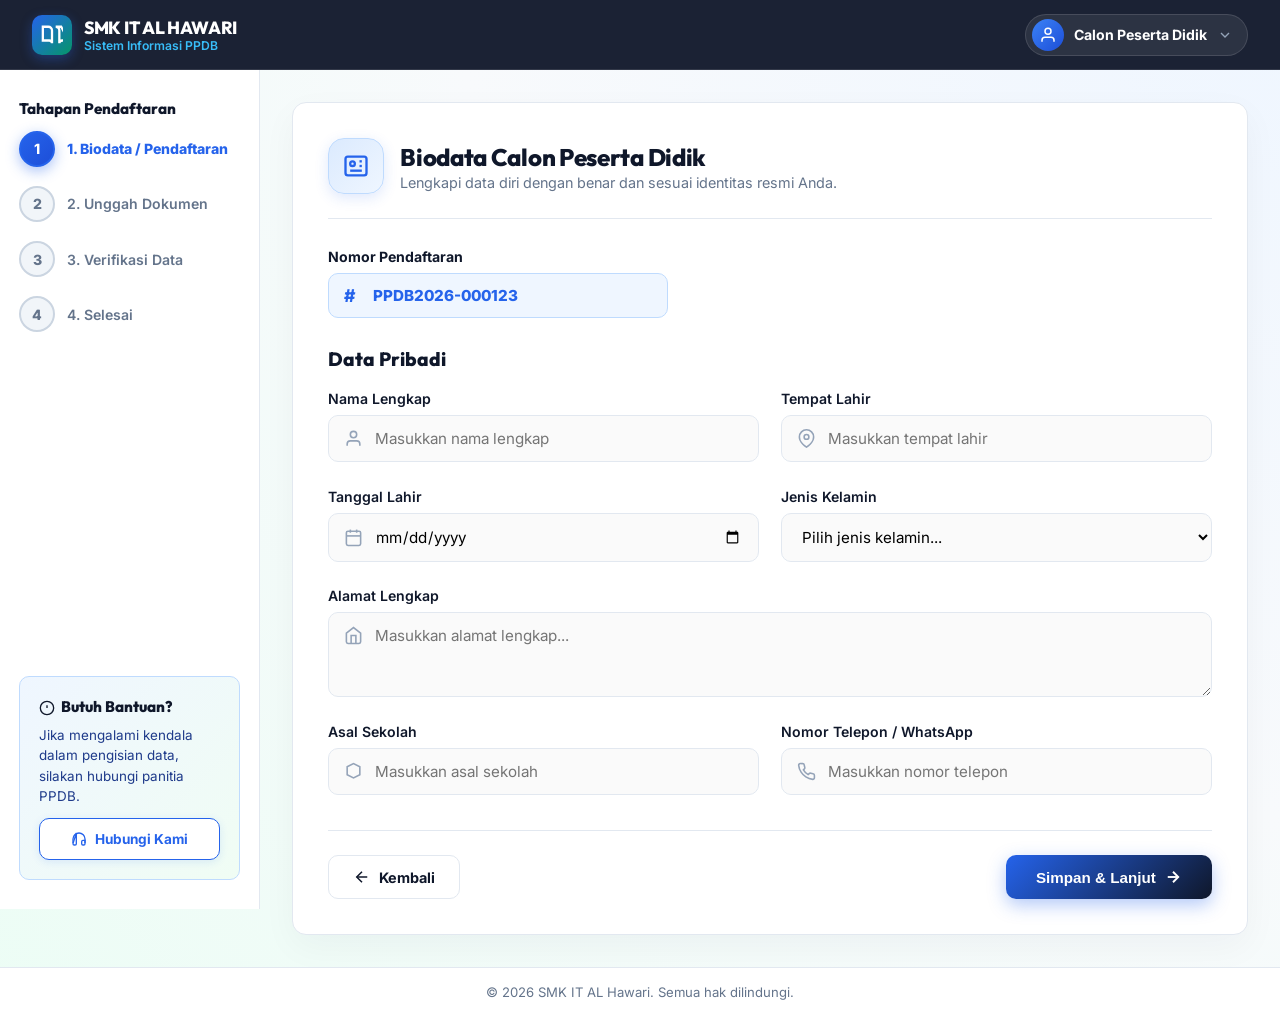
<file: biodata.html>
<!DOCTYPE html>
<html lang="id">
<head>
  <meta charset="UTF-8" />
  <meta name="viewport" content="width=device-width, initial-scale=1.0" />
  <title>Biodata Calon Peserta Didik - SMK IT Al Hawari</title>

  <!-- Google Fonts -->
  <link rel="preconnect" href="https://fonts.googleapis.com" />
  <link rel="preconnect" href="https://fonts.gstatic.com" crossorigin />
  <link href="https://fonts.googleapis.com/css2?family=Inter:wght@400;500;600;700&family=Outfit:wght@600;700;800&display=swap" rel="stylesheet" />

  <style>
    :root {
      --primary-dark: #0f172a;       /* Slate 900 */
      --sidebar-bg: #ffffff;
      --primary-blue: #2563eb;       /* Royal Blue */
      --primary-hover: #1d4ed8;
      --secondary: #059669;          /* Emerald */

      --bg-app: #f8fafc;
      --card-bg: #ffffff;
      --border-color: #e2e8f0;
      --text-muted: #64748b;
      --text-dark: #0f172a;

      --radius-lg: 20px;
      --radius-md: 14px;
      --radius-sm: 10px;
    }

    * { margin: 0; padding: 0; box-sizing: border-box; }

    body {
      font-family: 'Inter', sans-serif;
      background: radial-gradient(circle at top right, #eff6ff 0%, #f8fafc 50%, #ecfdf5 100%);
      color: var(--text-dark);
      min-height: 100vh;
      display: flex;
      flex-direction: column;
    }

    /* --- TOP NAVBAR --- */
    .top-navbar {
      background: rgba(15, 23, 42, 0.95);
      backdrop-filter: blur(16px);
      -webkit-backdrop-filter: blur(16px);
      border-bottom: 1px solid rgba(255, 255, 255, 0.1);
      padding: 0.85rem 2rem;
      display: flex;
      justify-content: space-between;
      align-items: center;
      position: sticky;
      top: 0;
      z-index: 90;
      color: white;
    }

    .nav-brand-group {
      display: flex;
      align-items: center;
      gap: 12px;
      text-decoration: none;
      color: white;
    }

    .brand-logo-box {
      width: 40px;
      height: 40px;
      border-radius: 10px;
      display: flex;
      align-items: center;
      justify-content: center;
      background: linear-gradient(135deg, var(--primary-blue), var(--secondary));
      color: white;
      box-shadow: 0 4px 12px rgba(37, 99, 235, 0.35);
    }

    .brand-title {
      font-family: 'Outfit', sans-serif;
      font-weight: 800;
      font-size: 1.1rem;
      line-height: 1.2;
      letter-spacing: -0.3px;
    }

    .brand-subtitle {
      font-size: 0.76rem;
      color: #38bdf8;
      font-weight: 600;
    }

    .user-profile-pill {
      display: flex;
      align-items: center;
      gap: 10px;
      padding: 4px 14px 4px 6px;
      border-radius: 99px;
      background: rgba(255, 255, 255, 0.08);
      border: 1px solid rgba(255, 255, 255, 0.12);
      text-decoration: none;
      color: white;
    }

    .user-avatar {
      width: 32px;
      height: 32px;
      background: linear-gradient(135deg, #3b82f6, #1d4ed8);
      border-radius: 50%;
      display: flex;
      align-items: center;
      justify-content: center;
      color: white;
    }

    /* --- LAYOUT GRID --- */
    .app-layout {
      flex: 1;
      display: grid;
      grid-template-columns: 260px 1fr;
      min-height: calc(100vh - 62px);
    }

    /* --- SIDEBAR LEFT --- */
    .sidebar {
      background: var(--sidebar-bg);
      border-right: 1px solid var(--border-color);
      padding: 1.8rem 1.2rem;
      display: flex;
      flex-direction: column;
      justify-content: space-between;
      position: sticky;
      top: 61px;
      height: calc(100vh - 61px);
      overflow-y: auto;
    }

    .sidebar-section-title {
      font-family: 'Outfit', sans-serif;
      font-size: 0.95rem;
      font-weight: 800;
      color: var(--text-dark);
      margin-bottom: 0.8rem;
    }

    /* VERTICAL STEPPER */
    .vertical-stepper {
      display: flex;
      flex-direction: column;
      gap: 1.2rem;
      position: relative;
    }

    .v-step-item {
      display: flex;
      align-items: center;
      gap: 12px;
      font-size: 0.88rem;
      font-weight: 600;
      color: var(--text-muted);
      transition: all 0.25s ease;
    }

    .v-step-circle {
      width: 36px;
      height: 36px;
      border-radius: 50%;
      background: #f1f5f9;
      border: 2px solid #cbd5e1;
      display: flex;
      align-items: center;
      justify-content: center;
      font-weight: 800;
      color: var(--text-muted);
      flex-shrink: 0;
      transition: all 0.25s ease;
    }

    .v-step-item.active .v-step-circle {
      background: linear-gradient(135deg, var(--primary-blue), #1d4ed8);
      border-color: var(--primary-blue);
      color: white;
      box-shadow: 0 4px 14px rgba(37, 99, 235, 0.4);
    }

    .v-step-item.active {
      color: var(--primary-blue);
      font-weight: 800;
    }

    .v-step-item.completed .v-step-circle {
      background: linear-gradient(135deg, var(--secondary), #047857);
      border-color: var(--secondary);
      color: white;
      box-shadow: 0 4px 14px rgba(5, 150, 105, 0.35);
    }

    /* SIDEBAR HELP BOX */
    .sidebar-help-box {
      background: linear-gradient(135deg, #eff6ff, #f0fdf4);
      border: 1px solid #bfdbfe;
      border-radius: var(--radius-sm);
      padding: 1.2rem;
      font-size: 0.84rem;
      color: #1e3a8a;
      line-height: 1.5;
    }

    .sidebar-help-title {
      font-family: 'Outfit', sans-serif;
      font-weight: 800;
      font-size: 0.95rem;
      color: var(--primary-dark);
      margin-bottom: 6px;
      display: flex;
      align-items: center;
      gap: 6px;
    }

    .btn-help-contact {
      display: inline-flex;
      align-items: center;
      justify-content: center;
      gap: 8px;
      width: 100%;
      padding: 10px;
      background: white;
      border: 1.5px solid var(--primary-blue);
      border-radius: var(--radius-sm);
      font-weight: 700;
      font-size: 0.85rem;
      color: var(--primary-blue);
      margin-top: 12px;
      text-decoration: none;
      transition: all 0.25s;
      box-shadow: 0 2px 8px rgba(37, 99, 235, 0.12);
    }

    .btn-help-contact:hover {
      background: var(--primary-blue);
      color: white;
      box-shadow: 0 6px 16px rgba(37, 99, 235, 0.3);
    }

    /* --- CENTER MAIN CONTENT --- */
    .main-content {
      padding: 2rem;
      overflow-y: auto;
    }

    .main-card {
      background: white;
      border: 1px solid var(--border-color);
      border-radius: var(--radius-md);
      padding: 2.2rem;
      box-shadow: 0 12px 35px rgba(15, 23, 42, 0.04);
    }

    .header-card {
      display: flex;
      align-items: center;
      gap: 16px;
      padding-bottom: 1.5rem;
      border-bottom: 1px solid var(--border-color);
      margin-bottom: 1.8rem;
    }

    .header-icon-box {
      width: 56px;
      height: 56px;
      border-radius: 16px;
      background: linear-gradient(135deg, #dbeafe, #eff6ff);
      color: var(--primary-blue);
      border: 1px solid #bfdbfe;
      display: flex;
      align-items: center;
      justify-content: center;
      flex-shrink: 0;
      box-shadow: 0 4px 14px rgba(37, 99, 235, 0.15);
    }

    .header-card h1 {
      font-family: 'Outfit', sans-serif;
      font-size: 1.5rem;
      font-weight: 800;
      color: var(--text-dark);
      letter-spacing: -0.3px;
    }

    .header-card p {
      font-size: 0.9rem;
      color: var(--text-muted);
      margin-top: 2px;
    }

    /* NOMOR PENDAFTARAN FIELD */
    .noreg-group {
      margin-bottom: 1.8rem;
    }

    .noreg-group label {
      display: block;
      font-size: 0.88rem;
      font-weight: 700;
      margin-bottom: 8px;
      color: var(--text-dark);
    }

    .noreg-input-wrapper {
      position: relative;
      display: flex;
      align-items: center;
    }

    .noreg-icon {
      position: absolute;
      left: 16px;
      color: var(--primary-blue);
      font-weight: 800;
      font-size: 1.1rem;
    }

    .noreg-input {
      width: 100%;
      max-width: 340px;
      padding: 12px 16px 12px 44px;
      border: 1.5px solid #bfdbfe;
      border-radius: var(--radius-sm);
      font-size: 0.95rem;
      font-weight: 800;
      background: #eff6ff;
      color: var(--primary-blue);
      outline: none;
      font-family: inherit;
    }

    /* FORM GRID */
    .section-title {
      font-family: 'Outfit', sans-serif;
      font-size: 1.2rem;
      font-weight: 800;
      color: var(--text-dark);
      margin-bottom: 1.2rem;
    }

    .form-grid-2 {
      display: grid;
      grid-template-columns: 1fr 1fr;
      gap: 1.4rem;
    }

    .form-group {
      margin-bottom: 0.2rem;
    }

    .form-group.full {
      grid-column: span 2;
    }

    .form-group label {
      display: block;
      font-size: 0.88rem;
      font-weight: 600;
      margin-bottom: 8px;
      color: var(--text-dark);
    }

    .input-wrapper {
      position: relative;
      display: flex;
      align-items: center;
    }

    .input-icon-left {
      position: absolute;
      left: 16px;
      color: #94a3b8;
      display: flex;
      align-items: center;
      pointer-events: none;
      transition: color 0.2s;
    }

    .custom-input {
      width: 100%;
      padding: 13px 16px 13px 46px;
      border: 1.5px solid var(--border-color);
      border-radius: var(--radius-sm);
      font-size: 0.95rem;
      font-family: inherit;
      outline: none;
      background: #fafafa;
      transition: all 0.25s;
    }

    .custom-input:focus {
      background: white;
      border-color: var(--primary-blue);
      box-shadow: 0 0 0 4px rgba(37, 99, 235, 0.15);
    }

    .input-wrapper:focus-within .input-icon-left {
      color: var(--primary-blue);
    }

    textarea.custom-input {
      resize: vertical;
      min-height: 85px;
      padding-top: 13px;
    }

    /* ACTION BUTTONS */
    .actions-row {
      display: flex;
      justify-content: space-between;
      align-items: center;
      margin-top: 2rem;
      padding-top: 1.5rem;
      border-top: 1px solid var(--border-color);
    }

    .btn-back-outline {
      padding: 12px 24px;
      background: white;
      border: 1.5px solid var(--border-color);
      border-radius: var(--radius-sm);
      font-weight: 700;
      font-size: 0.9rem;
      color: var(--text-dark);
      text-decoration: none;
      display: flex;
      align-items: center;
      gap: 8px;
      transition: all 0.2s;
    }

    .btn-back-outline:hover {
      border-color: var(--primary-blue);
      color: var(--primary-blue);
      background: #eff6ff;
    }

    .btn-submit-next {
      padding: 13px 30px;
      background: linear-gradient(135deg, var(--primary-blue), var(--primary-dark));
      color: white;
      border: none;
      border-radius: var(--radius-sm);
      font-weight: 700;
      font-size: 0.95rem;
      cursor: pointer;
      display: flex;
      align-items: center;
      gap: 8px;
      box-shadow: 0 6px 18px rgba(37, 99, 235, 0.35);
      transition: all 0.25s;
    }

    .btn-submit-next:hover {
      transform: translateY(-2px);
      box-shadow: 0 10px 25px rgba(37, 99, 235, 0.45);
    }

    /* FOOTER */
    footer {
      text-align: center;
      padding: 1rem;
      font-size: 0.82rem;
      color: var(--text-muted);
      background: white;
      border-top: 1px solid var(--border-color);
    }

    @media (max-width: 768px) {
      .app-layout { grid-template-columns: 1fr; }
      .sidebar { display: none; }
      .form-grid-2 { grid-template-columns: 1fr; }
      .form-group.full { grid-column: span 1; }
      .main-card { padding: 1.5rem; }
    }
  </style>
</head>
<body>

  <!-- TOP NAVBAR -->
  <header class="top-navbar">
    <a href="index.html" class="nav-brand-group">
      <div class="brand-logo-box">
        <svg xmlns="http://www.w3.org/2000/svg" width="22" height="22" viewBox="0 0 24 24" fill="none" stroke="currentColor" stroke-width="2.5">
          <path d="M2 3h6a4 4 0 0 1 4 4v14a3 3 0 0 0-3-3H2z"/>
          <path d="M22 3h-6a4 4 0 0 1 4 4v14a3 3 0 0 1 3-3h7z"/>
        </svg>
      </div>
      <div>
        <div class="brand-title">SMK IT AL HAWARI</div>
        <div class="brand-subtitle">Sistem Informasi PPDB</div>
      </div>
    </a>

    <a href="profil.html" class="user-profile-pill">
      <div class="user-avatar">
        <svg xmlns="http://www.w3.org/2000/svg" width="18" height="18" viewBox="0 0 24 24" fill="none" stroke="currentColor" stroke-width="2"><path d="M20 21v-2a4 4 0 0 0-4-4H8a4 4 0 0 0-4 4v2"></path><circle cx="12" cy="7" r="4"></circle></svg>
      </div>
      <span style="font-size:0.88rem; font-weight:700;">Calon Peserta Didik</span>
      <svg xmlns="http://www.w3.org/2000/svg" width="16" height="16" viewBox="0 0 24 24" fill="none" stroke="#94a3b8" stroke-width="2"><polyline points="6 9 12 15 18 9"></polyline></svg>
    </a>
  </header>

  <!-- APP LAYOUT -->
  <div class="app-layout">

    <!-- SIDEBAR LEFT -->
    <aside class="sidebar">
      <div>
        <div class="sidebar-section-title">Tahapan Pendaftaran</div>
        
        <div class="vertical-stepper">
          <div class="v-step-item active">
            <div class="v-step-circle">1</div>
            <span>1. Biodata / Pendaftaran</span>
          </div>

          <div class="v-step-item">
            <div class="v-step-circle">2</div>
            <span>2. Unggah Dokumen</span>
          </div>

          <div class="v-step-item">
            <div class="v-step-circle">3</div>
            <span>3. Verifikasi Data</span>
          </div>

          <div class="v-step-item">
            <div class="v-step-circle">4</div>
            <span>4. Selesai</span>
          </div>
        </div>
      </div>

      <div class="sidebar-help-box">
        <div class="sidebar-help-title">
          <svg xmlns="http://www.w3.org/2000/svg" width="16" height="16" viewBox="0 0 24 24" fill="none" stroke="currentColor" stroke-width="2"><circle cx="12" cy="12" r="10"></circle><line x1="12" y1="16" x2="12.01" y2="16"></line><line x1="12" y1="8" x2="12" y2="12"></line></svg>
          Butuh Bantuan?
        </div>
        Jika mengalami kendala dalam pengisian data, silakan hubungi panitia PPDB.
        <a href="https://wa.me/6281234567890" target="_blank" class="btn-help-contact">
          <svg xmlns="http://www.w3.org/2000/svg" width="16" height="16" viewBox="0 0 24 24" fill="none" stroke="currentColor" stroke-width="2"><path d="M3 18v-6a9 9 0 0 1 18 0v6"></path><path d="M21 19a2 2 0 0 1-2 2h-1a2 2 0 0 1-2-2v-3a2 2 0 0 1 2-2h3zM3 19a2 2 0 0 0 2 2h1a2 2 0 0 0 2-2V3z"></path></svg>
          Hubungi Kami
        </a>
      </div>
    </aside>

    <!-- CENTER MAIN CONTENT -->
    <main class="main-content">
      
      <div class="main-card">
        
        <!-- HEADER CARD -->
        <div class="header-card">
          <div class="header-icon-box">
            <svg xmlns="http://www.w3.org/2000/svg" width="28" height="28" viewBox="0 0 24 24" fill="none" stroke="currentColor" stroke-width="2"><rect x="3" y="4" width="18" height="16" rx="2"></rect><circle cx="9" cy="10" r="2"></circle><line x1="15" y1="8" x2="17" y2="8"></line><line x1="15" y1="12" x2="17" y2="12"></line><line x1="7" y1="16" x2="17" y2="16"></line></svg>
          </div>
          <div>
            <h1>Biodata Calon Peserta Didik</h1>
            <p>Lengkapi data diri dengan benar dan sesuai identitas resmi Anda.</p>
          </div>
        </div>

        <form id="biodataForm" action="unggah-dokumen.html">
          
          <!-- NOMOR PENDAFTARAN (READONLY) -->
          <div class="noreg-group">
            <label for="no_reg">Nomor Pendaftaran</label>
            <div class="noreg-input-wrapper">
              <span class="noreg-icon">#</span>
              <input type="text" id="no_reg" class="noreg-input" readonly value="PPDB2026-000123">
            </div>
          </div>

          <div class="section-title">Data Pribadi</div>

          <!-- FORM GRID 2 COLUMNS -->
          <div class="form-grid-2">
            
            <!-- NAMA LENGKAP -->
            <div class="form-group">
              <label for="nama_lengkap">Nama Lengkap</label>
              <div class="input-wrapper">
                <span class="input-icon-left">
                  <svg xmlns="http://www.w3.org/2000/svg" width="19" height="19" viewBox="0 0 24 24" fill="none" stroke="currentColor" stroke-width="2"><path d="M20 21v-2a4 4 0 0 0-4-4H8a4 4 0 0 0-4 4v2"></path><circle cx="12" cy="7" r="4"></circle></svg>
                </span>
                <input type="text" id="nama_lengkap" class="custom-input" required placeholder="Masukkan nama lengkap">
              </div>
            </div>

            <!-- TEMPAT LAHIR -->
            <div class="form-group">
              <label for="tempat_lahir">Tempat Lahir</label>
              <div class="input-wrapper">
                <span class="input-icon-left">
                  <svg xmlns="http://www.w3.org/2000/svg" width="19" height="19" viewBox="0 0 24 24" fill="none" stroke="currentColor" stroke-width="2"><path d="M21 10c0 7-9 13-9 13s-9-6-9-13a9 9 0 0 1 18 0z"></path><circle cx="12" cy="10" r="3"></circle></svg>
                </span>
                <input type="text" id="tempat_lahir" class="custom-input" required placeholder="Masukkan tempat lahir">
              </div>
            </div>

            <!-- TANGGAL LAHIR -->
            <div class="form-group">
              <label for="tanggal_lahir">Tanggal Lahir</label>
              <div class="input-wrapper">
                <span class="input-icon-left">
                  <svg xmlns="http://www.w3.org/2000/svg" width="19" height="19" viewBox="0 0 24 24" fill="none" stroke="currentColor" stroke-width="2"><rect x="3" y="4" width="18" height="18" rx="2" ry="2"></rect><line x1="16" y1="2" x2="16" y2="6"></line><line x1="8" y1="2" x2="8" y2="6"></line><line x1="3" y1="10" x2="21" y2="10"></line></svg>
                </span>
                <input type="date" id="tanggal_lahir" class="custom-input" required>
              </div>
            </div>

            <!-- JENIS KELAMIN -->
            <div class="form-group">
              <label for="jenis_kelamin">Jenis Kelamin</label>
              <div class="input-wrapper">
                <select id="jenis_kelamin" class="custom-input" required style="padding-left:16px;">
                  <option value="">Pilih jenis kelamin...</option>
                  <option value="Laki-laki">Laki-laki</option>
                  <option value="Perempuan">Perempuan</option>
                </select>
              </div>
            </div>

            <!-- ALAMAT LENGKAP -->
            <div class="form-group full">
              <label for="alamat_rumah">Alamat Lengkap</label>
              <div class="input-wrapper">
                <span class="input-icon-left" style="top:14px;">
                  <svg xmlns="http://www.w3.org/2000/svg" width="19" height="19" viewBox="0 0 24 24" fill="none" stroke="currentColor" stroke-width="2"><path d="m3 9 9-7 9 7v11a2 2 0 0 1-2 2H5a2 2 0 0 1-2-2z"></path><polyline points="9 22 9 12 15 12 15 22"></polyline></svg>
                </span>
                <textarea id="alamat_rumah" class="custom-input" required placeholder="Masukkan alamat lengkap..."></textarea>
              </div>
            </div>

            <!-- ASAL SEKOLAH -->
            <div class="form-group">
              <label for="asal_sekolah">Asal Sekolah</label>
              <div class="input-wrapper">
                <span class="input-icon-left">
                  <svg xmlns="http://www.w3.org/2000/svg" width="19" height="19" viewBox="0 0 24 24" fill="none" stroke="currentColor" stroke-width="2"><path d="m4 6 8-4 8 4v10l-8 4-8-4z"></path></svg>
                </span>
                <input type="text" id="asal_sekolah" class="custom-input" required placeholder="Masukkan asal sekolah">
              </div>
            </div>

            <!-- NOMOR TELEPON -->
            <div class="form-group">
              <label for="no_hp">Nomor Telepon / WhatsApp</label>
              <div class="input-wrapper">
                <span class="input-icon-left">
                  <svg xmlns="http://www.w3.org/2000/svg" width="19" height="19" viewBox="0 0 24 24" fill="none" stroke="currentColor" stroke-width="2"><path d="M22 16.92v3a2 2 0 0 1-2.18 2 19.79 19.79 0 0 1-8.63-3.07 19.5 19.5 0 0 1-6-6 19.79 19.79 0 0 1-3.07-8.67A2 2 0 0 1 4.11 2h3a2 2 0 0 1 2 1.72 12.84 12.84 0 0 0 .7 2.81 2 2 0 0 1-.45 2.11L8.09 9.91a16 16 0 0 0 6 6l1.27-1.27a2 2 0 0 1 2.11-.45 12.84 12.84 0 0 0 2.81.7A2 2 0 0 1 22 16.92z"></path></svg>
                </span>
                <input type="text" id="no_hp" class="custom-input" required placeholder="Masukkan nomor telepon">
              </div>
            </div>

          </div>

          <!-- ACTIONS ROW -->
          <div class="actions-row">
            <a href="dashboard-siswa.html" class="btn-back-outline">
              <svg xmlns="http://www.w3.org/2000/svg" width="18" height="18" viewBox="0 0 24 24" fill="none" stroke="currentColor" stroke-width="2"><line x1="19" y1="12" x2="5" y2="12"></line><polyline points="12 19 5 12 12 5"></polyline></svg>
              Kembali
            </a>

            <button type="submit" class="btn-submit-next">
              Simpan &amp; Lanjut
              <svg xmlns="http://www.w3.org/2000/svg" width="18" height="18" viewBox="0 0 24 24" fill="none" stroke="currentColor" stroke-width="2.5"><line x1="5" y1="12" x2="19" y2="12"></line><polyline points="12 5 19 12 12 19"></polyline></svg>
            </button>
          </div>

        </form>
      </div>

    </main>

  </div>

  <!-- FOOTER -->
  <footer>
    &copy; 2026 SMK IT AL Hawari. Semua hak dilindungi.
  </footer>

  <script type="module">
    import { checkAuth } from "./auth.js";

    const userStr = localStorage.getItem("user");
    if (userStr) {
      const user = JSON.parse(userStr);
      if (user.nama) document.getElementById("nama_lengkap").value = user.nama;
      if (user.telp || user.no_hp) document.getElementById("no_hp").value = user.telp || user.no_hp;
    }

    document.getElementById("biodataForm").addEventListener("submit", (e) => {
      e.preventDefault();
      const nama = document.getElementById("nama_lengkap").value;
      const tempat = document.getElementById("tempat_lahir").value;
      const tgl = document.getElementById("tanggal_lahir").value;
      const jk = document.getElementById("jenis_kelamin").value;
      const alamat = document.getElementById("alamat_rumah").value;
      const sekolah = document.getElementById("asal_sekolah").value;
      const hp = document.getElementById("no_hp").value;

      const biodata = { nama, tempat, tgl, jk, alamat, sekolah, hp };
      localStorage.setItem("user_biodata", JSON.stringify(biodata));

      window.location.href = "unggah-dokumen.html";
    });
  </script>
</body>
</html>
</file>
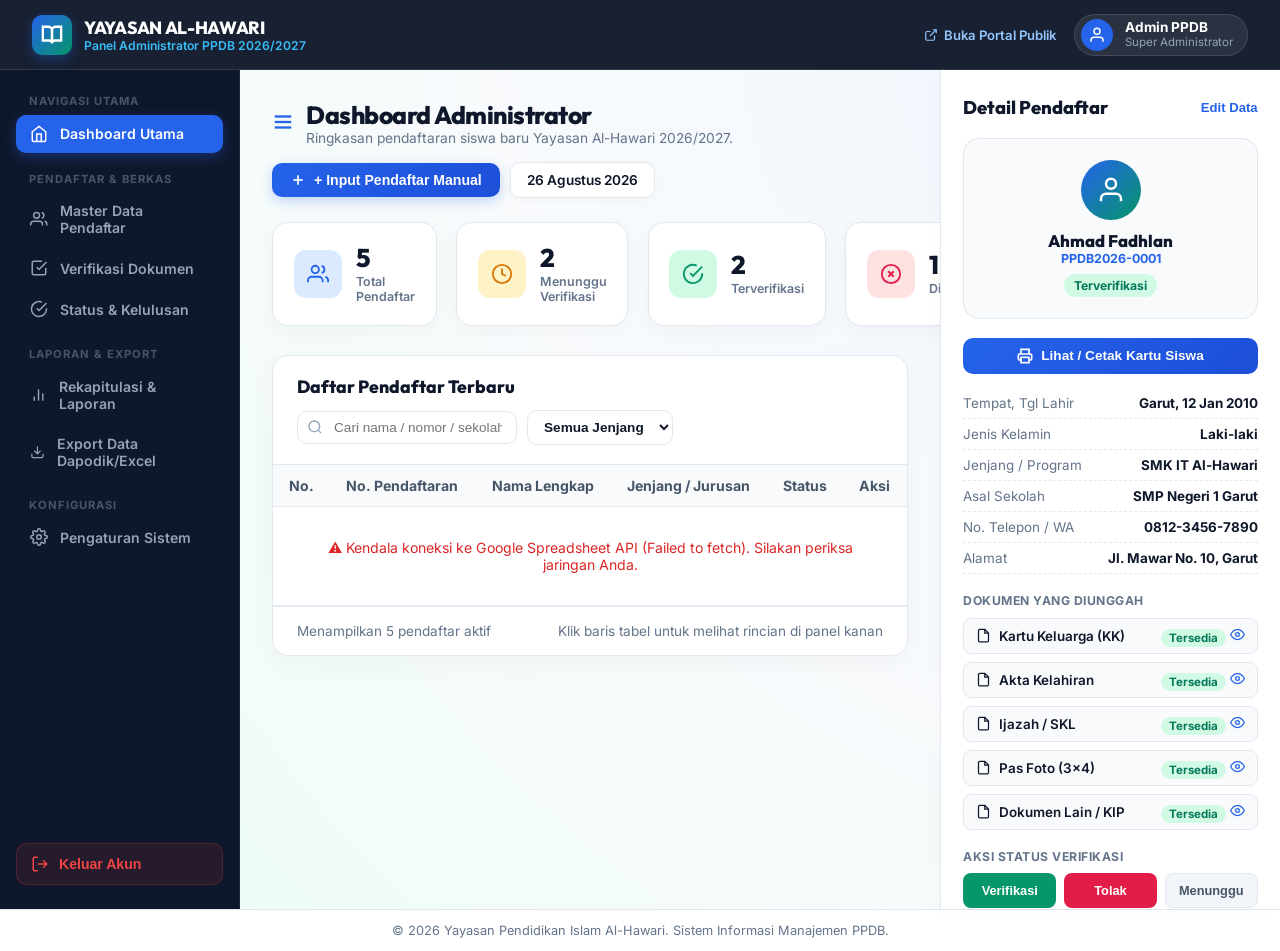
<file: dashboard-admin.html>
<!DOCTYPE html>
<html lang="id">
<head>
  <meta charset="UTF-8" />
  <meta name="viewport" content="width=device-width, initial-scale=1.0" />
  <title>Dashboard Admin PPDB - Yayasan Al-Hawari</title>

  <!-- Google Fonts -->
  <link rel="preconnect" href="https://fonts.googleapis.com" />
  <link rel="preconnect" href="https://fonts.gstatic.com" crossorigin />
  <link href="https://fonts.googleapis.com/css2?family=Inter:wght@400;500;600;700;800&family=Outfit:wght@600;700;800;900&display=swap" rel="stylesheet" />

  <style>
    :root {
      --primary-dark: #0f172a;       /* Slate 900 */
      --sidebar-bg: #0f172a;
      --primary-blue: #2563eb;       /* Royal Blue */
      --primary-hover: #1d4ed8;
      --secondary: #059669;          /* Emerald */
      --secondary-hover: #047857;
      
      --bg-app: #f8fafc;             /* Slate 50 ambient */
      --card-bg: #ffffff;
      --border-color: #e2e8f0;
      --text-muted: #64748b;
      --text-dark: #0f172a;

      /* Dynamic Status Badges */
      --badge-green-bg: #d1fae5;
      --badge-green-text: #047857;
      --badge-amber-bg: #fef3c7;
      --badge-amber-text: #b45309;
      --badge-red-bg: #fee2e2;
      --badge-red-text: #be123c;
      --badge-blue-bg: #dbeafe;
      --badge-blue-text: #1d4ed8;

      --radius-md: 16px;
      --radius-sm: 10px;
    }

    * {
      margin: 0;
      padding: 0;
      box-sizing: border-box;
    }

    body {
      font-family: 'Inter', sans-serif;
      background: radial-gradient(circle at top right, #eff6ff 0%, #f8fafc 50%, #ecfdf5 100%);
      color: var(--text-dark);
      min-height: 100vh;
      display: flex;
      flex-direction: column;
    }

    /* --- TOP NAVBAR --- */
    .top-navbar {
      background: rgba(15, 23, 42, 0.96);
      backdrop-filter: blur(16px);
      -webkit-backdrop-filter: blur(16px);
      border-bottom: 1px solid rgba(255, 255, 255, 0.1);
      padding: 0.85rem 2rem;
      display: flex;
      justify-content: space-between;
      align-items: center;
      position: sticky;
      top: 0;
      z-index: 90;
      color: white;
    }

    .nav-brand-group {
      display: flex;
      align-items: center;
      gap: 12px;
      text-decoration: none;
      color: white;
    }

    .brand-logo-box {
      width: 40px;
      height: 40px;
      border-radius: 10px;
      display: flex;
      align-items: center;
      justify-content: center;
      background: linear-gradient(135deg, var(--primary-blue), var(--secondary));
      color: white;
      box-shadow: 0 4px 12px rgba(37, 99, 235, 0.35);
    }

    .brand-title {
      font-family: 'Outfit', sans-serif;
      font-weight: 800;
      font-size: 1.1rem;
      line-height: 1.2;
      letter-spacing: -0.3px;
      color: white;
    }

    .brand-subtitle {
      font-size: 0.76rem;
      color: #38bdf8;
      font-weight: 600;
    }

    .nav-user-group {
      display: flex;
      align-items: center;
      gap: 18px;
    }

    .icon-btn-ghost {
      background: rgba(255, 255, 255, 0.08);
      border: 1px solid rgba(255, 255, 255, 0.1);
      color: #cbd5e1;
      cursor: pointer;
      display: flex;
      align-items: center;
      justify-content: center;
      padding: 8px;
      border-radius: 50%;
      transition: all 0.2s;
    }

    .icon-btn-ghost:hover {
      background: rgba(255, 255, 255, 0.18);
      color: white;
    }

    .user-profile-pill {
      display: flex;
      align-items: center;
      gap: 12px;
      padding: 4px 14px 4px 6px;
      border-radius: 99px;
      background: rgba(255, 255, 255, 0.08);
      border: 1px solid rgba(255, 255, 255, 0.12);
      color: white;
    }

    .user-avatar {
      width: 32px;
      height: 32px;
      border-radius: 50%;
      background: var(--primary-blue);
      display: flex;
      align-items: center;
      justify-content: center;
    }

    .user-info-text {
      display: flex;
      flex-direction: column;
    }

    .user-name {
      font-size: 0.85rem;
      font-weight: 700;
      line-height: 1.1;
    }

    .user-role {
      font-size: 0.72rem;
      color: #94a3b8;
    }

    /* --- LAYOUT GRID --- */
    .app-layout {
      flex: 1;
      display: grid;
      grid-template-columns: 240px 1fr 340px;
      min-height: calc(100vh - 61px);
    }

    /* --- SIDEBAR LEFT --- */
    .sidebar {
      background: var(--sidebar-bg);
      border-right: 1px solid #1e293b;
      padding: 1.5rem 1rem;
      display: flex;
      flex-direction: column;
      justify-content: space-between;
      color: #94a3b8;
      position: sticky;
      top: 61px;
      height: calc(100vh - 61px);
      overflow-y: auto;
    }

    .menu-section-label {
      font-size: 0.7rem;
      font-weight: 700;
      color: #475569;
      letter-spacing: 1px;
      text-transform: uppercase;
      margin: 1.2rem 0.8rem 0.4rem;
    }

    .menu-section-label:first-child { margin-top: 0; }

    .sidebar-menu { list-style: none; }

    .menu-link {
      display: flex;
      align-items: center;
      gap: 12px;
      padding: 10px 14px;
      border-radius: var(--radius-sm);
      color: #94a3b8;
      text-decoration: none;
      font-size: 0.88rem;
      font-weight: 600;
      transition: all 0.2s;
      margin-bottom: 3px;
      cursor: pointer;
    }

    .menu-link:hover {
      background: rgba(255, 255, 255, 0.05);
      color: #f8fafc;
    }

    .menu-link.active {
      background: var(--primary-blue);
      color: white;
      box-shadow: 0 4px 14px rgba(37, 99, 235, 0.35);
    }

    .btn-sidebar-logout {
      display: flex;
      align-items: center;
      gap: 10px;
      padding: 11px 14px;
      border-radius: var(--radius-sm);
      background: rgba(239, 68, 68, 0.1);
      color: #ef4444;
      border: 1px solid rgba(239, 68, 68, 0.2);
      font-weight: 700;
      font-size: 0.88rem;
      cursor: pointer;
      transition: all 0.2s;
      width: 100%;
    }

    .btn-sidebar-logout:hover {
      background: #ef4444;
      color: white;
    }

    /* --- CENTER MAIN CONTENT --- */
    .main-content {
      padding: 1.8rem 2rem;
      overflow-y: auto;
      height: calc(100vh - 61px);
    }

    /* SPA VIEWS */
    .admin-spa-view {
      display: none;
    }

    .admin-spa-view.active {
      display: block;
      animation: fadeIn 0.25s ease-out;
    }

    @keyframes fadeIn {
      from { opacity: 0; transform: translateY(6px); }
      to { opacity: 1; transform: translateY(0); }
    }

    .content-header {
      display: flex;
      justify-content: space-between;
      align-items: center;
      margin-bottom: 1.5rem;
      flex-wrap: wrap;
      gap: 1rem;
    }

    .content-header-title {
      display: flex;
      align-items: center;
      gap: 12px;
    }

    .content-header h1 {
      font-family: 'Outfit', sans-serif;
      font-size: 1.55rem;
      font-weight: 800;
      color: var(--text-dark);
      letter-spacing: -0.5px;
    }

    .content-header p {
      font-size: 0.86rem;
      color: var(--text-muted);
    }

    .header-action-group {
      display: flex;
      align-items: center;
      gap: 10px;
    }

    .btn-header-primary {
      padding: 9px 18px;
      background: linear-gradient(135deg, var(--primary-blue), var(--primary-hover));
      color: white;
      border: none;
      border-radius: var(--radius-sm);
      font-weight: 700;
      font-size: 0.88rem;
      cursor: pointer;
      display: inline-flex;
      align-items: center;
      gap: 8px;
      box-shadow: 0 4px 12px rgba(37, 99, 235, 0.25);
      transition: all 0.2s;
    }

    .btn-header-primary:hover {
      transform: translateY(-1px);
      box-shadow: 0 6px 16px rgba(37, 99, 235, 0.35);
    }

    .date-filter-btn {
      display: flex;
      align-items: center;
      gap: 8px;
      padding: 9px 16px;
      background: white;
      border: 1px solid var(--border-color);
      border-radius: var(--radius-sm);
      font-size: 0.85rem;
      font-weight: 600;
      color: var(--text-dark);
      cursor: pointer;
      box-shadow: 0 2px 6px rgba(0, 0, 0, 0.03);
    }

    /* --- METRICS GRID --- */
    .metrics-grid {
      display: grid;
      grid-template-columns: repeat(4, 1fr);
      gap: 1.2rem;
      margin-bottom: 1.8rem;
    }

    .metric-card {
      background: white;
      border: 1px solid var(--border-color);
      border-radius: var(--radius-md);
      padding: 1.3rem;
      display: flex;
      align-items: center;
      gap: 14px;
      box-shadow: 0 6px 18px rgba(15, 23, 42, 0.03);
      cursor: pointer;
      transition: all 0.2s;
    }

    .metric-card:hover {
      transform: translateY(-3px);
      box-shadow: 0 10px 24px rgba(15, 23, 42, 0.06);
    }

    .metric-icon-box {
      width: 48px;
      height: 48px;
      border-radius: 12px;
      display: flex;
      align-items: center;
      justify-content: center;
      flex-shrink: 0;
    }

    .m-blue .metric-icon-box { background: #dbeafe; color: var(--primary-blue); }
    .m-amber .metric-icon-box { background: #fef3c7; color: #d97706; }
    .m-green .metric-icon-box { background: #d1fae5; color: #059669; }
    .m-red .metric-icon-box { background: #fee2e2; color: #e11d48; }

    .metric-info .value {
      font-family: 'Outfit', sans-serif;
      font-size: 1.6rem;
      font-weight: 800;
      line-height: 1.1;
      color: var(--text-dark);
    }

    .metric-info .label {
      font-size: 0.78rem;
      font-weight: 600;
      color: var(--text-muted);
      margin-top: 2px;
    }

    /* --- TABLE CARD --- */
    .table-card {
      background: white;
      border: 1px solid var(--border-color);
      border-radius: var(--radius-md);
      box-shadow: 0 8px 24px rgba(15, 23, 42, 0.03);
      overflow: hidden;
    }

    .table-card-header {
      padding: 1.2rem 1.5rem;
      display: flex;
      justify-content: space-between;
      align-items: center;
      border-bottom: 1px solid var(--border-color);
      flex-wrap: wrap;
      gap: 12px;
    }

    .table-card-title {
      font-family: 'Outfit', sans-serif;
      font-size: 1.1rem;
      font-weight: 800;
      color: var(--text-dark);
    }

    .table-actions {
      display: flex;
      align-items: center;
      gap: 10px;
    }

    .search-input-wrapper {
      position: relative;
    }

    .search-input-wrapper input {
      padding: 8px 14px 8px 36px;
      border: 1.5px solid var(--border-color);
      border-radius: var(--radius-sm);
      font-size: 0.85rem;
      outline: none;
      width: 220px;
      transition: all 0.2s;
    }

    .search-input-wrapper input:focus {
      border-color: var(--primary-blue);
      width: 260px;
    }

    .search-input-wrapper svg {
      position: absolute;
      left: 10px;
      top: 50%;
      transform: translateY(-50%);
      color: #94a3b8;
    }

    .btn-filter-select {
      padding: 8px 12px;
      border: 1.5px solid var(--border-color);
      border-radius: var(--radius-sm);
      font-size: 0.85rem;
      font-weight: 600;
      color: var(--text-dark);
      background: white;
      outline: none;
      cursor: pointer;
    }

    .data-table-wrapper {
      overflow-x: auto;
    }

    .data-table {
      width: 100%;
      border-collapse: collapse;
      text-align: left;
      font-size: 0.88rem;
    }

    .data-table th {
      background: #f8fafc;
      padding: 12px 16px;
      font-weight: 700;
      color: #475569;
      border-bottom: 1px solid var(--border-color);
      white-space: nowrap;
    }

    .data-table td {
      padding: 14px 16px;
      border-bottom: 1px solid var(--border-color);
      color: var(--text-dark);
    }

    .data-table tbody tr {
      cursor: pointer;
      transition: background 0.15s;
    }

    .data-table tbody tr:hover {
      background: #f8fafc;
    }

    .data-table tbody tr.selected {
      background: #eff6ff;
    }

    .status-badge {
      display: inline-flex;
      align-items: center;
      gap: 6px;
      padding: 4px 10px;
      border-radius: 99px;
      font-size: 0.76rem;
      font-weight: 700;
    }

    .badge-terverifikasi { background: var(--badge-green-bg); color: var(--badge-green-text); }
    .badge-menunggu { background: var(--badge-amber-bg); color: var(--badge-amber-text); }
    .badge-ditolak { background: var(--badge-red-bg); color: var(--badge-red-text); }
    .badge-cadangan { background: #e0e7ff; color: #4338ca; }

    .action-btn-group {
      display: flex;
      gap: 6px;
    }

    .btn-table-action {
      padding: 6px;
      border-radius: 6px;
      border: 1px solid var(--border-color);
      background: white;
      color: var(--text-dark);
      cursor: pointer;
      display: flex;
      align-items: center;
      justify-content: center;
      transition: all 0.2s;
    }

    .btn-table-action:hover {
      background: #f1f5f9;
      color: var(--primary-blue);
      border-color: #bfdbfe;
    }

    /* --- RIGHT PANEL: DETAIL PENDAFTAR --- */
    .detail-panel {
      background: white;
      border-left: 1px solid var(--border-color);
      padding: 1.6rem 1.4rem;
      position: sticky;
      top: 61px;
      height: calc(100vh - 61px);
      overflow-y: auto;
      box-shadow: -4px 0 20px rgba(15, 23, 42, 0.02);
    }

    .detail-panel-title {
      font-family: 'Outfit', sans-serif;
      font-weight: 800;
      font-size: 1.15rem;
      margin-bottom: 1.2rem;
      display: flex;
      align-items: center;
      justify-content: space-between;
    }

    .profile-card-header {
      background: #f8fafc;
      border: 1px solid var(--border-color);
      border-radius: var(--radius-md);
      padding: 1.3rem;
      text-align: center;
      margin-bottom: 1.2rem;
    }

    .profile-avatar-large {
      width: 60px;
      height: 60px;
      border-radius: 50%;
      background: linear-gradient(135deg, var(--primary-blue), var(--secondary));
      color: white;
      display: flex;
      align-items: center;
      justify-content: center;
      margin: 0 auto 10px;
    }

    .profile-name {
      font-family: 'Outfit', sans-serif;
      font-weight: 800;
      font-size: 1.05rem;
    }

    .profile-noreg {
      font-size: 0.78rem;
      color: var(--primary-blue);
      font-weight: 700;
      margin-bottom: 8px;
    }

    .info-list {
      margin-bottom: 1.2rem;
    }

    .info-row {
      display: flex;
      justify-content: space-between;
      padding: 7px 0;
      border-bottom: 1px dashed var(--border-color);
      font-size: 0.84rem;
    }

    .info-label { color: var(--text-muted); }
    .info-val { font-weight: 700; color: var(--text-dark); text-align: right; }

    .section-subheading {
      font-size: 0.76rem;
      font-weight: 700;
      color: #64748b;
      text-transform: uppercase;
      letter-spacing: 0.5px;
      margin: 1.2rem 0 0.6rem;
    }

    .doc-item-row {
      display: flex;
      align-items: center;
      justify-content: space-between;
      padding: 8px 12px;
      background: #f8fafc;
      border: 1px solid var(--border-color);
      border-radius: 8px;
      margin-bottom: 8px;
      font-size: 0.84rem;
    }

    .doc-name { display: flex; align-items: center; gap: 8px; font-weight: 600; }
    .doc-tag-valid { background: #d1fae5; color: #047857; font-size: 0.72rem; padding: 2px 8px; border-radius: 99px; font-weight: 700; }

    .btn-group-row {
      display: grid;
      grid-template-columns: 1fr 1fr 1fr;
      gap: 8px;
      margin-bottom: 10px;
    }

    .btn-action-green { background: #059669; color: white; border: none; padding: 9px; border-radius: 8px; font-weight: 700; font-size: 0.8rem; cursor: pointer; }
    .btn-action-red { background: #e11d48; color: white; border: none; padding: 9px; border-radius: 8px; font-weight: 700; font-size: 0.8rem; cursor: pointer; }
    .btn-action-grey { background: #f1f5f9; color: #475569; border: 1px solid var(--border-color); padding: 9px; border-radius: 8px; font-weight: 700; font-size: 0.8rem; cursor: pointer; }

    .catatan-textarea {
      width: 100%;
      height: 65px;
      border: 1.5px solid var(--border-color);
      border-radius: var(--radius-sm);
      padding: 8px 10px;
      font-size: 0.82rem;
      font-family: inherit;
      resize: none;
      outline: none;
      margin-bottom: 8px;
    }

    .btn-save-note {
      width: 100%;
      padding: 10px;
      background: #0f172a;
      color: white;
      border: none;
      border-radius: var(--radius-sm);
      font-weight: 700;
      font-size: 0.85rem;
      cursor: pointer;
    }

    /* TOGGLE SWITCH & SETTINGS */
    .toggle-switch-wrapper {
      display: flex;
      align-items: center;
      justify-content: space-between;
      gap: 12px;
      padding: 12px 14px;
      background: #f8fafc;
      border: 1px solid var(--border-color);
      border-radius: 12px;
      margin-bottom: 12px;
    }

    .toggle-switch-info h4 {
      font-size: 0.9rem;
      font-weight: 700;
      color: var(--text-dark);
      margin-bottom: 2px;
    }

    .toggle-switch-info p {
      font-size: 0.76rem;
      color: var(--text-muted);
      margin: 0;
    }

    .toggle-switch {
      position: relative;
      display: inline-block;
      width: 48px;
      height: 26px;
      flex-shrink: 0;
    }

    .toggle-switch input {
      opacity: 0;
      width: 0;
      height: 0;
    }

    .toggle-slider {
      position: absolute;
      cursor: pointer;
      top: 0; left: 0; right: 0; bottom: 0;
      background-color: #cbd5e1;
      transition: .3s;
      border-radius: 34px;
    }

    .toggle-slider:before {
      position: absolute;
      content: "";
      height: 20px;
      width: 20px;
      left: 3px;
      bottom: 3px;
      background-color: white;
      transition: .3s;
      border-radius: 50%;
      box-shadow: 0 2px 4px rgba(0,0,0,0.15);
    }

    input:checked + .toggle-slider {
      background-color: var(--primary-blue);
    }

    input:checked + .toggle-slider:before {
      transform: translateX(22px);
    }

    /* FOOTER BAR */
    .app-footer {
      text-align: center;
      padding: 0.8rem;
      font-size: 0.8rem;
      color: var(--text-muted);
      background: white;
      border-top: 1px solid var(--border-color);
    }

    @media (max-width: 1200px) {
      .app-layout { grid-template-columns: 220px 1fr; }
      .detail-panel { display: none; }
    }
  </style>
</head>
<body>

  <!-- TOP NAVBAR -->
  <header class="top-navbar">
    <a href="index.html" class="nav-brand-group">
      <div class="brand-logo-box">
        <svg xmlns="http://www.w3.org/2000/svg" width="22" height="22" viewBox="0 0 24 24" fill="none" stroke="currentColor" stroke-width="2.5">
          <path d="M2 3h6a4 4 0 0 1 4 4v14a3 3 0 0 0-3-3H2z"/>
          <path d="M22 3h-6a4 4 0 0 0-4 4v14a3 3 0 0 1 3-3h7z"/>
        </svg>
      </div>
      <div>
        <div class="brand-title">YAYASAN AL-HAWARI</div>
        <div class="brand-subtitle">Panel Administrator PPDB 2026/2027</div>
      </div>
    </a>

    <div class="nav-user-group">
      <a href="pengumuman.html" target="_blank" style="color:#93c5fd; text-decoration:none; font-size:0.82rem; font-weight:600; display:flex; align-items:center; gap:6px;">
        <svg xmlns="http://www.w3.org/2000/svg" width="14" height="14" viewBox="0 0 24 24" fill="none" stroke="currentColor" stroke-width="2"><path d="M18 13v6a2 2 0 0 1-2 2H5a2 2 0 0 1-2-2V8a2 2 0 0 1 2-2h6"></path><polyline points="15 3 21 3 21 9"></polyline><line x1="10" y1="14" x2="21" y2="3"></line></svg>
        Buka Portal Publik
      </a>

      <div class="user-profile-pill">
        <div class="user-avatar">
          <svg xmlns="http://www.w3.org/2000/svg" width="18" height="18" viewBox="0 0 24 24" fill="none" stroke="currentColor" stroke-width="2"><path d="M20 21v-2a4 4 0 0 0-4-4H8a4 4 0 0 0-4 4v2"></path><circle cx="12" cy="7" r="4"></circle></svg>
        </div>
        <div class="user-info-text">
          <div class="user-name">Admin PPDB</div>
          <div class="user-role">Super Administrator</div>
        </div>
      </div>
    </div>
  </header>

  <!-- APP LAYOUT -->
  <div class="app-layout">

    <!-- SIDEBAR LEFT -->
    <aside class="sidebar">
      <div>
        <div class="menu-section-label">NAVIGASI UTAMA</div>
        <ul class="sidebar-menu">
          <li>
            <a class="menu-link active" id="navDashboard" onclick="switchAdminView('dashboard', this)">
              <svg xmlns="http://www.w3.org/2000/svg" width="18" height="18" viewBox="0 0 24 24" fill="none" stroke="currentColor" stroke-width="2"><path d="m3 9 9-7 9 7v11a2 2 0 0 1-2 2H5a2 2 0 0 1-2-2z"></path><polyline points="9 22 9 12 15 12 15 22"></polyline></svg>
              Dashboard Utama
            </a>
          </li>
        </ul>

        <div class="menu-section-label">PENDAFTAR &amp; BERKAS</div>
        <ul class="sidebar-menu">
          <li>
            <a class="menu-link" id="navPendaftar" onclick="switchAdminView('pendaftar', this)">
              <svg xmlns="http://www.w3.org/2000/svg" width="18" height="18" viewBox="0 0 24 24" fill="none" stroke="currentColor" stroke-width="2"><path d="M17 21v-2a4 4 0 0 0-4-4H5a4 4 0 0 0-4 4v2"></path><circle cx="9" cy="7" r="4"></circle><path d="M23 21v-2a4 4 0 0 0-3-3.87"></path><path d="M16 3.13a4 4 0 0 1 0 7.75"></path></svg>
              Master Data Pendaftar
            </a>
          </li>
          <li>
            <a class="menu-link" id="navVerifikasi" onclick="switchAdminView('verifikasi', this)">
              <svg xmlns="http://www.w3.org/2000/svg" width="18" height="18" viewBox="0 0 24 24" fill="none" stroke="currentColor" stroke-width="2"><polyline points="9 11 12 14 22 4"></polyline><path d="M21 12v7a2 2 0 0 1-2 2H5a2 2 0 0 1-2-2V5a2 2 0 0 1 2-2h11"></path></svg>
              Verifikasi Dokumen
            </a>
          </li>
          <li>
            <a class="menu-link" id="navKelulusan" onclick="switchAdminView('kelulusan', this)">
              <svg xmlns="http://www.w3.org/2000/svg" width="18" height="18" viewBox="0 0 24 24" fill="none" stroke="currentColor" stroke-width="2"><path d="M22 11.08V12a10 10 0 1 1-5.93-9.14"></path><polyline points="22 4 12 14.01 9 11.01"></polyline></svg>
              Status &amp; Kelulusan
            </a>
          </li>
        </ul>

        <div class="menu-section-label">LAPORAN &amp; EXPORT</div>
        <ul class="sidebar-menu">
          <li>
            <a class="menu-link" id="navLaporan" onclick="switchAdminView('laporan', this)">
              <svg xmlns="http://www.w3.org/2000/svg" width="18" height="18" viewBox="0 0 24 24" fill="none" stroke="currentColor" stroke-width="2"><line x1="18" y1="20" x2="18" y2="10"></line><line x1="12" y1="20" x2="12" y2="4"></line><line x1="6" y1="20" x2="6" y2="14"></line></svg>
              Rekapitulasi &amp; Laporan
            </a>
          </li>
          <li>
            <a class="menu-link" id="navExport" onclick="switchAdminView('export', this)">
              <svg xmlns="http://www.w3.org/2000/svg" width="18" height="18" viewBox="0 0 24 24" fill="none" stroke="currentColor" stroke-width="2"><path d="M21 15v4a2 2 0 0 1-2 2H5a2 2 0 0 1-2-2v-4"></path><polyline points="7 10 12 15 17 10"></polyline><line x1="12" y1="15" x2="12" y2="3"></line></svg>
              Export Data Dapodik/Excel
            </a>
          </li>
        </ul>

        <div class="menu-section-label">KONFIGURASI</div>
        <ul class="sidebar-menu">
          <li>
            <a class="menu-link" id="navPengaturan" onclick="switchAdminView('pengaturan', this)">
              <svg xmlns="http://www.w3.org/2000/svg" width="18" height="18" viewBox="0 0 24 24" fill="none" stroke="currentColor" stroke-width="2"><circle cx="12" cy="12" r="3"></circle><path d="M19.4 15a1.65 1.65 0 0 0 .33 1.82l.06.06a2 2 0 0 1 0 2.83 2 2 0 0 1-2.83 0l-.06-.06a1.65 1.65 0 0 0-1.82-.33 1.65 1.65 0 0 0-1 1.51V21a2 2 0 0 1-2 2 2 2 0 0 1-2-2v-.09A1.65 1.65 0 0 0 9 19.4a1.65 1.65 0 0 0-1.82.33l-.06.06a2 2 0 0 1-2.83 0 2 2 0 0 1 0-2.83l.06-.06a1.65 1.65 0 0 0 .33-1.82 1.65 1.65 0 0 0-1.51-1H3a2 2 0 0 1-2-2 2 2 0 0 1 2-2h.09A1.65 1.65 0 0 0 4.6 9a1.65 1.65 0 0 0-.33-1.82l-.06-.06a2 2 0 0 1 0-2.83 2 2 0 0 1 2.83 0l.06.06a1.65 1.65 0 0 0 1.82.33H9a1.65 1.65 0 0 0 1-1.51V3a2 2 0 0 1 2-2 2 2 0 0 1 2 2v.09a1.65 1.65 0 0 0 1 1.51 1.65 1.65 0 0 0 1.82-.33l.06-.06a2 2 0 0 1 2.83 0 2 2 0 0 1 0 2.83l-.06.06a1.65 1.65 0 0 0-.33 1.82V9a1.65 1.65 0 0 0 1.51 1H21a2 2 0 0 1 2 2 2 2 0 0 1-2 2h-.09a1.65 1.65 0 0 0-1.51 1z"></path></svg>
              Pengaturan Sistem
            </a>
          </li>
        </ul>
      </div>

      <button class="btn-sidebar-logout" id="logoutBtn">
        <svg xmlns="http://www.w3.org/2000/svg" width="18" height="18" viewBox="0 0 24 24" fill="none" stroke="currentColor" stroke-width="2"><path d="M9 21H5a2 2 0 0 1-2-2V5a2 2 0 0 1 2-2h4"></path><polyline points="16 17 21 12 16 7"></polyline><line x1="21" y1="12" x2="9" y2="12"></line></svg>
        Keluar Akun
      </button>
    </aside>

    <!-- CENTER MAIN CONTENT -->
    <main class="main-content">

      <!-- ==================== VIEW 1: DASHBOARD UTAMA ==================== -->
      <section class="admin-spa-view active" id="viewAdminDashboard">
        <div class="content-header">
          <div class="content-header-title">
            <svg xmlns="http://www.w3.org/2000/svg" width="22" height="22" viewBox="0 0 24 24" fill="none" stroke="#2563eb" stroke-width="2.5"><line x1="3" y1="12" x2="21" y2="12"></line><line x1="3" y1="6" x2="21" y2="6"></line><line x1="3" y1="18" x2="21" y2="18"></line></svg>
            <div>
              <h1>Dashboard Administrator</h1>
              <p>Ringkasan pendaftaran siswa baru Yayasan Al-Hawari 2026/2027.</p>
            </div>
          </div>

          <div class="header-action-group">
            <button type="button" class="btn-header-primary" onclick="openModalTambahSiswa()">
              <svg xmlns="http://www.w3.org/2000/svg" width="16" height="16" viewBox="0 0 24 24" fill="none" stroke="currentColor" stroke-width="2.5"><line x1="12" y1="5" x2="12" y2="19"></line><line x1="5" y1="12" x2="19" y2="12"></line></svg>
              + Input Pendaftar Manual
            </button>
            <div class="date-filter-btn" style="position:relative;">
              <span id="currentDateLabel">26 Agustus 2026</span>
            </div>
          </div>
        </div>

        <!-- METRICS CARDS -->
        <div class="metrics-grid">
          <div class="metric-card m-blue" onclick="filterByStatus('')" title="Klik untuk tampilkan semua">
            <div class="metric-icon-box">
              <svg xmlns="http://www.w3.org/2000/svg" width="22" height="22" viewBox="0 0 24 24" fill="none" stroke="currentColor" stroke-width="2"><path d="M17 21v-2a4 4 0 0 0-4-4H5a4 4 0 0 0-4 4v2"></path><circle cx="9" cy="7" r="4"></circle><path d="M23 21v-2a4 4 0 0 0-3-3.87"></path><path d="M16 3.13a4 4 0 0 1 0 7.75"></path></svg>
            </div>
            <div class="metric-info">
              <div class="value" id="countTotal">5</div>
              <div class="label">Total Pendaftar</div>
            </div>
          </div>

          <div class="metric-card m-amber" onclick="filterByStatus('menunggu')" title="Klik untuk filter menunggu">
            <div class="metric-icon-box">
              <svg xmlns="http://www.w3.org/2000/svg" width="22" height="22" viewBox="0 0 24 24" fill="none" stroke="currentColor" stroke-width="2"><circle cx="12" cy="12" r="10"></circle><polyline points="12 6 12 12 16 14"></polyline></svg>
            </div>
            <div class="metric-info">
              <div class="value" id="countMenunggu">2</div>
              <div class="label">Menunggu Verifikasi</div>
            </div>
          </div>

          <div class="metric-card m-green" onclick="filterByStatus('terverifikasi')" title="Klik untuk filter terverifikasi">
            <div class="metric-icon-box">
              <svg xmlns="http://www.w3.org/2000/svg" width="22" height="22" viewBox="0 0 24 24" fill="none" stroke="currentColor" stroke-width="2"><path d="M22 11.08V12a10 10 0 1 1-5.93-9.14"></path><polyline points="22 4 12 14.01 9 11.01"></polyline></svg>
            </div>
            <div class="metric-info">
              <div class="value" id="countValid">2</div>
              <div class="label">Terverifikasi</div>
            </div>
          </div>

          <div class="metric-card m-red" onclick="filterByStatus('ditolak')" title="Klik untuk filter ditolak">
            <div class="metric-icon-box">
              <svg xmlns="http://www.w3.org/2000/svg" width="22" height="22" viewBox="0 0 24 24" fill="none" stroke="currentColor" stroke-width="2"><circle cx="12" cy="12" r="10"></circle><line x1="15" y1="9" x2="9" y2="15"></line><line x1="9" y1="9" x2="15" y2="15"></line></svg>
            </div>
            <div class="metric-info">
              <div class="value" id="countDitolak">1</div>
              <div class="label">Ditolak</div>
            </div>
          </div>
        </div>

        <!-- TABLE CARD -->
        <div class="table-card">
          <div class="table-card-header">
            <div class="table-card-title">Daftar Pendaftar Terbaru</div>
            <div class="table-actions">
              <div class="search-input-wrapper">
                <input type="text" id="searchInput" class="search-input" placeholder="Cari nama / nomor / sekolah..." oninput="handleTableSearch(this.value)">
                <svg xmlns="http://www.w3.org/2000/svg" width="16" height="16" viewBox="0 0 24 24" fill="none" stroke="currentColor" stroke-width="2"><circle cx="11" cy="11" r="8"></circle><line x1="21" y1="21" x2="16.65" y2="16.65"></line></svg>
              </div>
              <select class="btn-filter-select" id="filterJenjangSelect" onchange="handleJenjangFilter(this.value)">
                <option value="">Semua Jenjang</option>
                <option value="SMP">SMP IT</option>
                <option value="SMK">SMK IT</option>
              </select>
            </div>
          </div>

          <div class="data-table-wrapper">
            <table class="data-table" id="dataTable">
              <thead>
                <tr>
                  <th>No.</th>
                  <th>No. Pendaftaran</th>
                  <th>Nama Lengkap</th>
                  <th>Jenjang / Jurusan</th>
                  <th>Status</th>
                  <th>Aksi</th>
                </tr>
              </thead>
              <tbody>
                <tr><td colspan="6" style="text-align: center; color: var(--text-muted);">Memuat data pendaftar...</td></tr>
              </tbody>
            </table>
          </div>

          <div style="padding:1rem 1.5rem; display:flex; justify-content:space-between; align-items:center; border-top:1px solid var(--border-color); font-size:0.85rem; color:var(--text-muted);">
            <div id="paginationInfo">Menampilkan 5 pendaftar aktif</div>
            <div>Klik baris tabel untuk melihat rincian di panel kanan</div>
          </div>
        </div>
      </section>


      <!-- ==================== VIEW 2: MASTER DATA PENDAFTAR ==================== -->
      <section class="admin-spa-view" id="viewAdminPendaftar">
        <div class="content-header">
          <div>
            <h1>Master Data Calon Siswa</h1>
            <p>Database komprehensif seluruh peserta didik baru terdaftar.</p>
          </div>
          <button class="btn-header-primary" onclick="exportToCSV()">
            <svg xmlns="http://www.w3.org/2000/svg" width="16" height="16" viewBox="0 0 24 24" fill="none" stroke="currentColor" stroke-width="2"><path d="M21 15v4a2 2 0 0 1-2 2H5a2 2 0 0 1-2-2v-4"></path><polyline points="7 10 12 15 17 10"></polyline><line x1="12" y1="15" x2="12" y2="3"></line></svg>
            Export Excel/CSV
          </button>
        </div>

        <div class="table-card">
          <div class="data-table-wrapper">
            <table class="data-table" id="tableMasterPendaftar">
              <thead>
                <tr>
                  <th>No.</th>
                  <th>No. Reg</th>
                  <th>Nama Siswa</th>
                  <th>Jenjang</th>
                  <th>Asal Sekolah</th>
                  <th>No. Telepon / WA</th>
                  <th>Status</th>
                  <th>Aksi</th>
                </tr>
              </thead>
              <tbody id="masterTableBody">
                <!-- Injected via JS -->
              </tbody>
            </table>
          </div>
        </div>
      </section>


      <!-- ==================== VIEW 3: VERIFIKASI DOKUMEN ==================== -->
      <section class="admin-spa-view" id="viewAdminVerifikasi">
        <div class="content-header">
          <div>
            <h1>Antrean Verifikasi Berkas</h1>
            <p>Tinjau dan validasi kelayakan dokumen unggahan calon siswa.</p>
          </div>
        </div>

        <div style="display:grid; grid-template-columns: 1fr 1fr; gap:1.5rem;">
          <!-- LIST ANTREAN -->
          <div class="table-card" style="padding:1.2rem;">
            <h3 style="font-size:1.05rem; font-family:'Outfit',sans-serif; margin-bottom:1rem;">Pendaftar Menunggu Verifikasi</h3>
            <div id="antreanVerifikasiList">
              <!-- Injected via JS -->
            </div>
          </div>

          <!-- DOCUMENT PREVIEW WORKSPACE -->
          <div class="table-card" style="padding:1.5rem;">
            <h3 style="font-size:1.05rem; font-family:'Outfit',sans-serif; margin-bottom:1rem;" id="verifPreviewTitle">Tinjauan Berkas Siswa</h3>
            <div id="verifDocContainer">
              <p style="font-size:0.9rem; color:var(--text-muted); line-height:1.6;">Pilih salah satu siswa dari antrean di sebelah kiri untuk memeriksa kelengkapan KK, Akta, KTP, dan Ijazah.</p>
            </div>
          </div>
        </div>
      </section>


      <!-- ==================== VIEW 4: STATUS & KELULUSAN ==================== -->
      <section class="admin-spa-view" id="viewAdminKelulusan">
        <div class="content-header">
          <div>
            <h1 id="kelulusanHeaderTitle">Penetapan Kelulusan &amp; Nilai Seleksi</h1>
            <p id="kelulusanHeaderDesc">Input nilai ujian dan tetapkan status seleksi siswa yang dipublikasikan ke portal publik.</p>
          </div>
          <div style="display:flex; gap:10px;">
            <button class="btn-header-primary" style="background:#475569;" onclick="switchAdminView('pengaturan', document.getElementById('navPengaturan'))">
              <svg xmlns="http://www.w3.org/2000/svg" width="16" height="16" viewBox="0 0 24 24" fill="none" stroke="currentColor" stroke-width="2"><circle cx="12" cy="12" r="3"></circle><path d="M19.4 15a1.65 1.65 0 0 0 .33 1.82l.06.06a2 2 0 0 1 0 2.83 2 2 0 0 1-2.83 0l-.06-.06a1.65 1.65 0 0 0-1.82-.33 1.65 1.65 0 0 0-1 1.51V21a2 2 0 0 1-2 2 2 2 0 0 1-2-2v-.09A1.65 1.65 0 0 0 9 19.4a1.65 1.65 0 0 0-1.82.33l-.06.06a2 2 0 0 1-2.83 0 2 2 0 0 1 0-2.83l.06-.06a1.65 1.65 0 0 0 .33-1.82 1.65 1.65 0 0 0-1.51-1H3a2 2 0 0 1-2-2 2 2 0 0 1 2-2h.09A1.65 1.65 0 0 0 4.6 9a1.65 1.65 0 0 0-.33-1.82l-.06-.06a2 2 0 0 1 0-2.83 2 2 0 0 1 2.83 0l.06.06a1.65 1.65 0 0 0 1.82.33H9a1.65 1.65 0 0 0 1-1.51V3a2 2 0 0 1 2-2 2 2 0 0 1 2 2v.09a1.65 1.65 0 0 0 1 1.51 1.65 1.65 0 0 0 1.82-.33l.06-.06a2 2 0 0 1 2.83 0 2 2 0 0 1 0 2.83l-.06.06a1.65 1.65 0 0 0-.33 1.82V9a1.65 1.65 0 0 0 1.51 1H21a2 2 0 0 1 2 2 2 2 0 0 1-2 2h-.09a1.65 1.65 0 0 0-1.51 1z"></path></svg>
              Ubah Mode Seleksi
            </button>
            <button class="btn-header-primary" style="background:#059669;" onclick="customAlert('Publikasi Berhasil', 'Hasil seleksi telah berhasil disinkronkan ke Portal Pengumuman Publik.', 'success')">
              <svg xmlns="http://www.w3.org/2000/svg" width="16" height="16" viewBox="0 0 24 24" fill="none" stroke="currentColor" stroke-width="2"><polyline points="20 6 9 17 4 12"></polyline></svg>
              Publikasikan Pengumuman
            </button>
          </div>
        </div>

        <!-- NOTIFICATION BANNER JIKA UJIAN SELEKSI NONAKTIF -->
        <div id="kelulusanModeBanner" style="display:none; margin-bottom:1.2rem; background:#ecfdf5; border:1.5px solid #a7f3d0; border-radius:14px; padding:1rem 1.4rem; display:flex; align-items:center; gap:12px;">
          <div style="width:36px; height:36px; background:#10b981; color:white; border-radius:50%; display:flex; align-items:center; justify-content:center; flex-shrink:0;">
            <svg xmlns="http://www.w3.org/2000/svg" width="20" height="20" viewBox="0 0 24 24" fill="none" stroke="currentColor" stroke-width="2.5"><polyline points="20 6 9 17 4 12"></polyline></svg>
          </div>
          <div>
            <div style="font-weight:800; color:#065f46; font-size:0.95rem;">Mode Seleksi Berkas Administrasi Aktif (Tanpa Ujian Nilai)</div>
            <div style="font-size:0.82rem; color:#047857; margin-top:2px;">Sekolah menggunakan sistem penetapan kelulusan berbasis verifikasi dokumen. Penetapan kelulusan dapat langsung disetujui tanpa memasukkan nilai tes.</div>
          </div>
        </div>

        <div class="table-card">
          <div class="data-table-wrapper">
            <table class="data-table">
              <thead id="kelulusanTableHead">
                <!-- Injected via JS -->
              </thead>
              <tbody id="kelulusanTableBody">
                <!-- Injected via JS -->
              </tbody>
            </table>
          </div>
        </div>
      </section>


      <!-- ==================== VIEW 5: LAPORAN & REKAPITULASI REAL ==================== -->
      <section class="admin-spa-view" id="viewAdminLaporan">
        <div class="content-header">
          <div>
            <h1>Laporan &amp; Rekapitulasi PPDB</h1>
            <p>Statistik kuota, persebaran peminatan jurusan, dan demografi pendaftar asli Google Spreadsheet.</p>
          </div>
          <button class="btn-header-primary" onclick="cetakLaporanPPDB()">
            <svg xmlns="http://www.w3.org/2000/svg" width="16" height="16" viewBox="0 0 24 24" fill="none" stroke="currentColor" stroke-width="2"><polyline points="6 9 6 2 18 2 18 9"></polyline><path d="M6 18H4a2 2 0 0 1-2-2v-5a2 2 0 0 1 2-2h16a2 2 0 0 1 2 2v5a2 2 0 0 1-2 2h-2"></path><rect x="6" y="14" width="12" height="8"></rect></svg>
            Cetak Laporan Rekap (A4 PDF)
          </button>
        </div>

        <!-- SUMMARY STATS TILES -->
        <div style="display:grid; grid-template-columns:repeat(auto-fit, minmax(200px, 1fr)); gap:1rem; margin-bottom:1.5rem;">
          <div class="metric-card">
            <div class="metric-info">
              <span class="metric-title">TOTAL PENDAFTAR REAL</span>
              <span class="metric-value" id="repTotalCount">0</span>
              <span class="metric-trend">SMP &amp; SMK Terdaftar</span>
            </div>
            <div class="metric-icon-wrapper" style="background:#eff6ff; color:var(--primary-blue);">
              <svg xmlns="http://www.w3.org/2000/svg" width="22" height="22" viewBox="0 0 24 24" fill="none" stroke="currentColor" stroke-width="2"><path d="M17 21v-2a4 4 0 0 0-4-4H5a4 4 0 0 0-4 4v2"></path><circle cx="9" cy="7" r="4"></circle></svg>
            </div>
          </div>
          <div class="metric-card">
            <div class="metric-info">
              <span class="metric-title">LOLOS SELEKSI</span>
              <span class="metric-value" id="repLolosCount" style="color:#059669;">0</span>
              <span class="metric-trend" id="repLolosPct" style="color:#059669;">0% dari total</span>
            </div>
            <div class="metric-icon-wrapper" style="background:#d1fae5; color:#059669;">
              <svg xmlns="http://www.w3.org/2000/svg" width="22" height="22" viewBox="0 0 24 24" fill="none" stroke="currentColor" stroke-width="2"><polyline points="20 6 9 17 4 12"></polyline></svg>
            </div>
          </div>
          <div class="metric-card">
            <div class="metric-info">
              <span class="metric-title">MENUNGGU VERIFIKASI</span>
              <span class="metric-value" id="repMenungguCount" style="color:#d97706;">0</span>
              <span class="metric-trend" id="repMenungguPct" style="color:#d97706;">0% dari total</span>
            </div>
            <div class="metric-icon-wrapper" style="background:#fef3c7; color:#d97706;">
              <svg xmlns="http://www.w3.org/2000/svg" width="22" height="22" viewBox="0 0 24 24" fill="none" stroke="currentColor" stroke-width="2"><circle cx="12" cy="12" r="10"></circle><polyline points="12 6 12 12 16 14"></polyline></svg>
            </div>
          </div>
          <div class="metric-card">
            <div class="metric-info">
              <span class="metric-title">DITOLAK / TIDAK LOLOS</span>
              <span class="metric-value" id="repDitolakCount" style="color:#e11d48;">0</span>
              <span class="metric-trend" id="repDitolakPct" style="color:#e11d48;">0% dari total</span>
            </div>
            <div class="metric-icon-wrapper" style="background:#ffe4e6; color:#e11d48;">
              <svg xmlns="http://www.w3.org/2000/svg" width="22" height="22" viewBox="0 0 24 24" fill="none" stroke="currentColor" stroke-width="2"><circle cx="12" cy="12" r="10"></circle><line x1="15" y1="9" x2="9" y2="15"></line><line x1="9" y1="9" x2="15" y2="15"></line></svg>
            </div>
          </div>
        </div>

        <!-- KUOTA & PEMINATAN REAL (SMK & SMP) -->
        <div style="display:grid; grid-template-columns:repeat(auto-fit, minmax(320px, 1fr)); gap:1.5rem; margin-bottom:1.5rem;">
          
          <!-- KUOTA SMK IT REAL -->
          <div class="table-card" style="padding:1.5rem;">
            <div style="display:flex; justify-content:space-between; align-items:center; margin-bottom:1.2rem;">
              <h3 style="font-size:1.1rem; font-family:'Outfit',sans-serif; margin:0;">Kuota &amp; Peminatan SMK IT</h3>
              <span class="status-badge badge-terverifikasi" id="repTotalSMKBadge">0 Siswa</span>
            </div>
            
            <div style="margin-bottom:14px;">
              <div style="display:flex; justify-content:space-between; font-size:0.85rem; font-weight:700; margin-bottom:5px;">
                <span>🎨 Desain Komunikasi Visual (DKV)</span>
                <span id="repDkvStat">0 / 72 Siswa (0%)</span>
              </div>
              <div style="height:8px; background:#e2e8f0; border-radius:99px; overflow:hidden;">
                <div id="repDkvBar" style="width:0%; height:100%; background:var(--primary-blue); transition: width 0.5s;"></div>
              </div>
            </div>

            <div style="margin-bottom:14px;">
              <div style="display:flex; justify-content:space-between; font-size:0.85rem; font-weight:700; margin-bottom:5px;">
                <span>📐 Arsitektur &amp; Bangunan (DPIB)</span>
                <span id="repDpibStat">0 / 72 Siswa (0%)</span>
              </div>
              <div style="height:8px; background:#e2e8f0; border-radius:99px; overflow:hidden;">
                <div id="repDpibBar" style="width:0%; height:100%; background:var(--secondary); transition: width 0.5s;"></div>
              </div>
            </div>

            <div>
              <div style="display:flex; justify-content:space-between; font-size:0.85rem; font-weight:700; margin-bottom:5px;">
                <span>🌱 Agribisnis Tanaman (ATPH)</span>
                <span id="repAtphStat">0 / 72 Siswa (0%)</span>
              </div>
              <div style="height:8px; background:#e2e8f0; border-radius:99px; overflow:hidden;">
                <div id="repAtphBar" style="width:0%; height:100%; background:#f59e0b; transition: width 0.5s;"></div>
              </div>
            </div>
          </div>

          <!-- KUOTA SMP IT REAL -->
          <div class="table-card" style="padding:1.5rem;">
            <div style="display:flex; justify-content:space-between; align-items:center; margin-bottom:1.2rem;">
              <h3 style="font-size:1.1rem; font-family:'Outfit',sans-serif; margin:0;">Kuota &amp; Peminatan SMP IT</h3>
              <span class="status-badge badge-terverifikasi" id="repTotalSMPBadge">0 Santri</span>
            </div>

            <div style="margin-bottom:14px;">
              <div style="display:flex; justify-content:space-between; font-size:0.85rem; font-weight:700; margin-bottom:5px;">
                <span>📖 Total Santri Terdaftar</span>
                <span id="repSmpStat">0 / 120 Santri (0%)</span>
              </div>
              <div style="height:8px; background:#e2e8f0; border-radius:99px; overflow:hidden;">
                <div id="repSmpBar" style="width:0%; height:100%; background:#059669; transition: width 0.5s;"></div>
              </div>
            </div>

            <div style="background:#f8fafc; border:1px solid #e2e8f0; border-radius:10px; padding:12px; margin-top:14px;">
              <div style="font-size:0.82rem; font-weight:700; color:#334155; margin-bottom:6px;">Distribusi Program SMP:</div>
              <div style="display:flex; justify-content:space-between; font-size:0.8rem; color:#64748b; margin-bottom:4px;">
                <span>Program Tahfidz Terpadu:</span>
                <strong id="repSmpTahfidz" style="color:#0f172a;">-</strong>
              </div>
              <div style="display:flex; justify-content:space-between; font-size:0.8rem; color:#64748b;">
                <span>Program Reguler Terpadu:</span>
                <strong id="repSmpReguler" style="color:#0f172a;">-</strong>
              </div>
            </div>
          </div>

        </div>

        <!-- DEMOGRAFI & ASAL SEKOLAH REAL -->
        <div style="display:grid; grid-template-columns:repeat(auto-fit, minmax(320px, 1fr)); gap:1.5rem;">
          
          <!-- DEMOGRAFI GENDER -->
          <div class="table-card" style="padding:1.5rem;">
            <h3 style="font-size:1.1rem; font-family:'Outfit',sans-serif; margin-bottom:1rem;">Demografi Jenis Kelamin</h3>
            <div style="display:flex; gap:12px; margin-bottom:1rem;">
              <div style="flex:1; background:#eff6ff; border:1px solid #bfdbfe; border-radius:12px; padding:14px; text-align:center;">
                <div style="font-size:1.4rem; font-weight:800; color:var(--primary-blue);" id="repCountLaki">0</div>
                <div style="font-size:0.8rem; font-weight:700; color:#1e40af;">👨 Laki-Laki (<span id="repPctLaki">0%</span>)</div>
              </div>
              <div style="flex:1; background:#fdf2f8; border:1px solid #fbcfe8; border-radius:12px; padding:14px; text-align:center;">
                <div style="font-size:1.4rem; font-weight:800; color:#db2777;" id="repCountPerempuan">0</div>
                <div style="font-size:0.8rem; font-weight:700; color:#9d174d;">👩 Perempuan (<span id="repPctPerempuan">0%</span>)</div>
              </div>
            </div>
            <div style="height:10px; background:#e2e8f0; border-radius:99px; overflow:hidden; display:flex;">
              <div id="repGenderBarLaki" style="width:50%; height:100%; background:var(--primary-blue);"></div>
              <div id="repGenderBarPerempuan" style="width:50%; height:100%; background:#db2777;"></div>
            </div>
          </div>

          <!-- TOP ASAL SEKOLAH REAL -->
          <div class="table-card" style="padding:1.5rem;">
            <h3 style="font-size:1.1rem; font-family:'Outfit',sans-serif; margin-bottom:1rem;">Top Asal Sekolah Pendaftar</h3>
            <div id="repTopSekolahContainer">
              <p style="color:#64748b; font-size:0.85rem;">Memuat data asal sekolah...</p>
            </div>
          </div>

        </div>
      </section>


      <!-- ==================== VIEW 6: EXPORT DATA REAL ==================== -->
      <section class="admin-spa-view" id="viewAdminExport">
        <div class="content-header">
          <div>
            <h1>Export Data Dapodik &amp; Laporan</h1>
            <p>Unduh berkas pendaftar asli Google Spreadsheet Al-Hawari sesuai format standar Kemdikbud / Kemenag.</p>
          </div>
        </div>

        <!-- REAL DATA READY COUNTER BANNER -->
        <div style="background:#eff6ff; border:1.5px solid #bfdbfe; border-radius:14px; padding:1rem 1.4rem; margin-bottom:1.5rem; display:flex; justify-content:space-between; align-items:center;">
          <div style="display:flex; align-items:center; gap:12px;">
            <div style="width:40px; height:40px; background:var(--primary-blue); color:white; border-radius:10px; display:flex; align-items:center; justify-content:center;">
              <svg xmlns="http://www.w3.org/2000/svg" width="22" height="22" viewBox="0 0 24 24" fill="none" stroke="currentColor" stroke-width="2"><path d="M21 15v4a2 2 0 0 1-2 2H5a2 2 0 0 1-2-2v-4"></path><polyline points="7 10 12 15 17 10"></polyline><line x1="12" y1="15" x2="12" y2="3"></line></svg>
            </div>
            <div>
              <div style="font-weight:800; color:var(--text-dark); font-size:0.95rem;">Database Google Spreadsheet Siap Diexport</div>
              <div style="font-size:0.82rem; color:var(--text-muted);">Terhubung langsung ke sheet <code>Data_Pendaftar_SMP</code> &amp; <code>Data_Pendaftar_SMK</code>.</div>
            </div>
          </div>
          <span class="status-badge badge-terverifikasi" id="exportTotalBadge" style="font-size:0.88rem; padding:6px 14px;">0 Baris Data Real</span>
        </div>

        <div style="display:grid; grid-template-columns:repeat(auto-fit, minmax(280px, 1fr)); gap:1.5rem;">
          
          <!-- EXPORT 1: FORMAT DAPODIK KEMDIKBUD -->
          <div class="table-card" style="padding:1.8rem; text-align:center;">
            <div style="width:52px; height:52px; background:#dbeafe; color:var(--primary-blue); border-radius:14px; display:flex; align-items:center; justify-content:center; margin:0 auto 1rem;">
              <svg xmlns="http://www.w3.org/2000/svg" width="26" height="26" viewBox="0 0 24 24" fill="none" stroke="currentColor" stroke-width="2"><path d="M14 2H6a2 2 0 0 0-2 2v16a2 2 0 0 0 2 2h12a2 2 0 0 0 2-2V8z"></path><polyline points="14 2 14 8 20 8"></polyline><line x1="16" y1="13" x2="8" y2="13"></line><line x1="16" y1="17" x2="8" y2="17"></line><polyline points="10 9 9 9 8 9"></polyline></svg>
            </div>
            <h3 style="font-family:'Outfit',sans-serif; font-size:1.15rem; margin-bottom:6px;">Format Standar Dapodik Kemdikbud</h3>
            <p style="font-size:0.84rem; color:var(--text-muted); margin-bottom:1.5rem; line-height:1.5;">Format lengkap NISN, NIK, No KK, Nama Ayah/Ibu, Pekerjaan, RT/RW, dan Alamat Domisili untuk import sistem Dapodik/EMIS.</p>
            <button class="btn-header-primary" style="width:100%; justify-content:center;" onclick="exportDapodikCSV()">
              <svg xmlns="http://www.w3.org/2000/svg" width="16" height="16" viewBox="0 0 24 24" fill="none" stroke="currentColor" stroke-width="2"><path d="M21 15v4a2 2 0 0 1-2 2H5a2 2 0 0 1-2-2v-4"></path><polyline points="7 10 12 15 17 10"></polyline><line x1="12" y1="15" x2="12" y2="3"></line></svg>
              Unduh CSV Dapodik
            </button>
          </div>

          <!-- EXPORT 2: LEMBAR NILAI & PRESENSI -->
          <div class="table-card" style="padding:1.8rem; text-align:center;">
            <div style="width:52px; height:52px; background:#d1fae5; color:#059669; border-radius:14px; display:flex; align-items:center; justify-content:center; margin:0 auto 1rem;">
              <svg xmlns="http://www.w3.org/2000/svg" width="26" height="26" viewBox="0 0 24 24" fill="none" stroke="currentColor" stroke-width="2"><rect x="3" y="4" width="18" height="18" rx="2" ry="2"></rect><line x1="16" y1="2" x2="16" y2="6"></line><line x1="8" y1="2" x2="8" y2="6"></line><line x1="3" y1="10" x2="21" y2="10"></line></svg>
            </div>
            <h3 style="font-family:'Outfit',sans-serif; font-size:1.15rem; margin-bottom:6px;">Daftar Nilai &amp; Presensi Seleksi</h3>
            <p style="font-size:0.84rem; color:var(--text-muted); margin-bottom:1.5rem; line-height:1.5;">Rekapitulasi nilai ujian masuk (TPA, Qur'an, Wawancara), skor akhir rata-rata, dan keputusan status kelulusan.</p>
            <button class="btn-header-primary" style="width:100%; justify-content:center; background:#059669;" onclick="exportNilaiUjianCSV()">
              <svg xmlns="http://www.w3.org/2000/svg" width="16" height="16" viewBox="0 0 24 24" fill="none" stroke="currentColor" stroke-width="2"><path d="M21 15v4a2 2 0 0 1-2 2H5a2 2 0 0 1-2-2v-4"></path><polyline points="7 10 12 15 17 10"></polyline><line x1="12" y1="15" x2="12" y2="3"></line></svg>
              Unduh Lembar Nilai
            </button>
          </div>

          <!-- EXPORT 3: ARSIP LENGKAP & LINK BERKAS DRIVE -->
          <div class="table-card" style="padding:1.8rem; text-align:center;">
            <div style="width:52px; height:52px; background:#fef3c7; color:#d97706; border-radius:14px; display:flex; align-items:center; justify-content:center; margin:0 auto 1rem;">
              <svg xmlns="http://www.w3.org/2000/svg" width="26" height="26" viewBox="0 0 24 24" fill="none" stroke="currentColor" stroke-width="2"><path d="M22 19a2 2 0 0 1-2 2H4a2 2 0 0 1-2-2V5a2 2 0 0 1 2-2h5l2 3h9a2 2 0 0 1 2 2z"></path></svg>
            </div>
            <h3 style="font-family:'Outfit',sans-serif; font-size:1.15rem; margin-bottom:6px;">Arsip Master &amp; Tautan Berkas</h3>
            <p style="font-size:0.84rem; color:var(--text-muted); margin-bottom:1.5rem; line-height:1.5;">Seluruh kolom database pendaftar disertai tautan URL asli berkas Ijazah, KK, KTP, dan Akta di Google Drive.</p>
            <button class="btn-header-primary" style="width:100%; justify-content:center; background:#d97706;" onclick="exportFullArchiveCSV()">
              <svg xmlns="http://www.w3.org/2000/svg" width="16" height="16" viewBox="0 0 24 24" fill="none" stroke="currentColor" stroke-width="2"><path d="M21 15v4a2 2 0 0 1-2 2H5a2 2 0 0 1-2-2v-4"></path><polyline points="7 10 12 15 17 10"></polyline><line x1="12" y1="15" x2="12" y2="3"></line></svg>
              Unduh Master &amp; Drive URL
            </button>
          </div>

        </div>
      </section>


      <!-- ==================== VIEW 7: PENGATURAN SISTEM & ATURAN SELEKSI ==================== -->
      <section class="admin-spa-view" id="viewAdminPengaturan">
        <div class="content-header">
          <div>
            <h1>Pengaturan Sistem &amp; Kebijakan Seleksi</h1>
            <p>Atur mekanisme seleksi kelulusan, jadwal gelombang pendaftaran, kuota penerimaan, dan portal pengumuman.</p>
          </div>
          <button class="btn-header-primary" onclick="simpanPengaturanSistem()">
            <svg xmlns="http://www.w3.org/2000/svg" width="16" height="16" viewBox="0 0 24 24" fill="none" stroke="currentColor" stroke-width="2"><path d="M19 21H5a2 2 0 0 1-2-2V5a2 2 0 0 1 2-2h11l5 5v11a2 2 0 0 1-2 2z"></path><polyline points="17 21 17 13 7 13 7 21"></polyline><polyline points="7 3 7 8 15 8"></polyline></svg>
            Simpan Pengaturan
          </button>
        </div>

        <div style="display:grid; grid-template-columns:repeat(auto-fit, minmax(360px, 1fr)); gap:1.5rem; margin-bottom: 2rem;">
          
          <!-- CARD 1: SISTEM SELEKSI & KELULUSAN -->
          <div class="table-card" style="padding:1.6rem;">
            <div style="display:flex; align-items:center; gap:10px; margin-bottom:1.2rem;">
              <div style="width:38px; height:38px; background:#dbeafe; color:var(--primary-blue); border-radius:10px; display:flex; align-items:center; justify-content:center;">
                <svg xmlns="http://www.w3.org/2000/svg" width="20" height="20" viewBox="0 0 24 24" fill="none" stroke="currentColor" stroke-width="2"><circle cx="12" cy="12" r="10"></circle><path d="m9 12 2 2 4-4"></path></svg>
              </div>
              <div>
                <h3 style="font-family:'Outfit',sans-serif; font-size:1.1rem; color:var(--text-dark); margin:0;">Metode Penetapan Kelulusan</h3>
                <p style="font-size:0.78rem; color:var(--text-muted); margin:0;">Konfigurasi mekanisme seleksi masuk siswa</p>
              </div>
            </div>

            <!-- TOGGLE 1: AKTIFKAN UJIAN / TES NILAI SELEKSI -->
            <div class="toggle-switch-wrapper">
              <div class="toggle-switch-info">
                <h4>Aktifkan Tes Seleksi &amp; Input Nilai</h4>
                <p>Ujian masuk tertulis &amp; wawancara (TPA, Qur'an, Wawancara)</p>
              </div>
              <label class="toggle-switch">
                <input type="checkbox" id="cfgEnableExamScores" onchange="toggleExamConfigUI(this.checked)">
                <span class="toggle-slider"></span>
              </label>
            </div>

            <!-- EXAM CONFIG FIELDS (SHOW / HIDE DYNAMICALLY) -->
            <div id="cfgExamDetailBox" style="background:#f8fafc; border:1px dashed #cbd5e1; border-radius:12px; padding:14px; margin-bottom:14px;">
              <div style="font-size:0.82rem; font-weight:700; color:var(--primary-blue); margin-bottom:10px;">Bobot Komponen Penilaian Seleksi:</div>
              <div style="display:grid; grid-template-columns:1fr 1fr 1fr; gap:8px; margin-bottom:12px;">
                <div>
                  <label style="font-size:0.75rem; font-weight:700; color:#475569;">Bobot TPA (%)</label>
                  <input type="number" id="cfgWeightTPA" value="35" min="0" max="100" style="width:100%; padding:7px; border:1px solid #cbd5e1; border-radius:6px; font-size:0.85rem; font-weight:700;">
                </div>
                <div>
                  <label style="font-size:0.75rem; font-weight:700; color:#475569;">Bobot Qur'an (%)</label>
                  <input type="number" id="cfgWeightQuran" value="35" min="0" max="100" style="width:100%; padding:7px; border:1px solid #cbd5e1; border-radius:6px; font-size:0.85rem; font-weight:700;">
                </div>
                <div>
                  <label style="font-size:0.75rem; font-weight:700; color:#475569;">Wawancara (%)</label>
                  <input type="number" id="cfgWeightWawancara" value="30" min="0" max="100" style="width:100%; padding:7px; border:1px solid #cbd5e1; border-radius:6px; font-size:0.85rem; font-weight:700;">
                </div>
              </div>
              <div style="display:flex; justify-content:space-between; align-items:center;">
                <label style="font-size:0.8rem; font-weight:700; color:#0f172a;">Passing Grade / Nilai Minimal Lulus:</label>
                <input type="number" id="cfgPassingGrade" value="75.0" step="0.5" min="0" max="100" style="width:75px; padding:6px 8px; border:1px solid #cbd5e1; border-radius:6px; font-size:0.85rem; font-weight:800; color:var(--primary-blue); text-align:center;">
              </div>
            </div>

            <div id="cfgNonExamNotice" style="display:none; background:#ecfdf5; border:1px solid #a7f3d0; border-radius:12px; padding:12px 14px; margin-bottom:14px; font-size:0.82rem; color:#065f46; line-height:1.5;">
              <strong>ℹ️ Mode Seleksi Berkas Administrasi Aktif:</strong><br>
              Sekolah tidak menerapkan tes ujian nilai. Calon siswa ditetapkan lulus langsung berdasarkan verifikasi kelengkapan dokumen pendaftaran.
            </div>

            <!-- TOGGLE 2: OTOMATIS LOLOS SAAT DOKUMEN DIVALIDASI -->
            <div class="toggle-switch-wrapper">
              <div class="toggle-switch-info">
                <h4>Otomatis Loloskan saat Berkas Lengkap</h4>
                <p>Ubah status pendaftar ke Lolos saat verifikasi disetujui</p>
              </div>
              <label class="toggle-switch">
                <input type="checkbox" id="cfgAutoApprove">
                <span class="toggle-slider"></span>
              </label>
            </div>
          </div>

          <!-- CARD 2: GELOMBANG & JADWAL PENDAFTARAN -->
          <div class="table-card" style="padding:1.6rem;">
            <div style="display:flex; align-items:center; gap:10px; margin-bottom:1.2rem;">
              <div style="width:38px; height:38px; background:#fef3c7; color:#d97706; border-radius:10px; display:flex; align-items:center; justify-content:center;">
                <svg xmlns="http://www.w3.org/2000/svg" width="20" height="20" viewBox="0 0 24 24" fill="none" stroke="currentColor" stroke-width="2"><circle cx="12" cy="12" r="10"></circle><polyline points="12 6 12 12 16 14"></polyline></svg>
              </div>
              <div>
                <h3 style="font-family:'Outfit',sans-serif; font-size:1.1rem; color:var(--text-dark); margin:0;">Gelombang &amp; Jadwal</h3>
                <p style="font-size:0.78rem; color:var(--text-muted); margin:0;">Status pembukaan pendaftaran &amp; timeline</p>
              </div>
            </div>

            <div style="margin-bottom:12px;">
              <label style="font-size:0.82rem; font-weight:700; color:#334155;">Status Pendaftaran Online</label>
              <select id="cfgRegStatus" style="width:100%; padding:9px 12px; border:1px solid #cbd5e1; border-radius:8px; margin-top:4px; font-size:0.88rem; font-weight:600;">
                <option value="buka">🟢 Dibuka (Pendaftaran Aktif)</option>
                <option value="tutup">🔴 Ditutup Sementara (Masa Rekapitulasi)</option>
              </select>
            </div>

            <div style="margin-bottom:12px;">
              <label style="font-size:0.82rem; font-weight:700; color:#334155;">Gelombang Aktif</label>
              <select id="cfgActiveWave" style="width:100%; padding:9px 12px; border:1px solid #cbd5e1; border-radius:8px; margin-top:4px; font-size:0.88rem; font-weight:600;">
                <option value="Gelombang 1 (Early Bird)">Gelombang 1 (Early Bird - Diskon Uang Gedung 25%)</option>
                <option value="Gelombang 2 (Reguler)">Gelombang 2 (Reguler)</option>
                <option value="Gelombang 3 (Cadangan)">Gelombang 3 (Cadangan / Penutupan Kuota)</option>
              </select>
            </div>

            <div style="display:grid; grid-template-columns:1fr 1fr; gap:10px;">
              <div>
                <label style="font-size:0.8rem; font-weight:700; color:#334155;">Batas Akhir Pendaftaran</label>
                <input type="date" id="cfgDeadlineDate" style="width:100%; padding:8px 10px; border:1px solid #cbd5e1; border-radius:8px; margin-top:4px; font-size:0.85rem;">
              </div>
              <div>
                <label style="font-size:0.8rem; font-weight:700; color:#334155;">Tanggal Pengumuman</label>
                <input type="date" id="cfgAnnounceDate" style="width:100%; padding:8px 10px; border:1px solid #cbd5e1; border-radius:8px; margin-top:4px; font-size:0.85rem;">
              </div>
            </div>
          </div>

          <!-- CARD 3: MANAJEMEN KUOTA PENERIMAAN -->
          <div class="table-card" style="padding:1.6rem;">
            <div style="display:flex; align-items:center; gap:10px; margin-bottom:1.2rem;">
              <div style="width:38px; height:38px; background:#f3e8ff; color:#7e22ce; border-radius:10px; display:flex; align-items:center; justify-content:center;">
                <svg xmlns="http://www.w3.org/2000/svg" width="20" height="20" viewBox="0 0 24 24" fill="none" stroke="currentColor" stroke-width="2"><path d="M17 21v-2a4 4 0 0 0-4-4H5a4 4 0 0 0-4 4v2"></path><circle cx="9" cy="7" r="4"></circle><path d="M23 21v-2a4 4 0 0 0-3-3.87"></path><path d="M16 3.13a4 4 0 0 1 0 7.75"></path></svg>
              </div>
              <div>
                <h3 style="font-family:'Outfit',sans-serif; font-size:1.1rem; color:var(--text-dark); margin:0;">Kuota &amp; Daya Tampung</h3>
                <p style="font-size:0.78rem; color:var(--text-muted); margin:0;">Kapasitas maksimal penerimaan santri/siswa</p>
              </div>
            </div>

            <div style="margin-bottom:12px;">
              <label style="font-size:0.82rem; font-weight:700; color:#334155;">Kuota SMP IT Al-Hawari (Total Santri)</label>
              <input type="number" id="cfgQuotaSMP" value="120" style="width:100%; padding:8px 12px; border:1px solid #cbd5e1; border-radius:8px; margin-top:4px; font-size:0.9rem; font-weight:700;">
            </div>

            <div style="font-size:0.82rem; font-weight:700; color:#334155; margin-bottom:4px;">Kuota SMK IT per Jurusan:</div>
            <div style="display:grid; grid-template-columns:1fr 1fr 1fr; gap:8px;">
              <div>
                <label style="font-size:0.72rem; color:#64748b;">DKV (Siswa)</label>
                <input type="number" id="cfgQuotaSMK_DKV" value="72" style="width:100%; padding:7px; border:1px solid #cbd5e1; border-radius:6px; font-size:0.85rem; font-weight:700;">
              </div>
              <div>
                <label style="font-size:0.72rem; color:#64748b;">DPIB (Siswa)</label>
                <input type="number" id="cfgQuotaSMK_DPIB" value="72" style="width:100%; padding:7px; border:1px solid #cbd5e1; border-radius:6px; font-size:0.85rem; font-weight:700;">
              </div>
              <div>
                <label style="font-size:0.72rem; color:#64748b;">ATPH (Siswa)</label>
                <input type="number" id="cfgQuotaSMK_ATPH" value="72" style="width:100%; padding:7px; border:1px solid #cbd5e1; border-radius:6px; font-size:0.85rem; font-weight:700;">
              </div>
            </div>
          </div>

          <!-- CARD 4: PORTAL PUBLIK & PENGUMUMAN -->
          <div class="table-card" style="padding:1.6rem;">
            <div style="display:flex; align-items:center; gap:10px; margin-bottom:1.2rem;">
              <div style="width:38px; height:38px; background:#dcfce7; color:#15803d; border-radius:10px; display:flex; align-items:center; justify-content:center;">
                <svg xmlns="http://www.w3.org/2000/svg" width="20" height="20" viewBox="0 0 24 24" fill="none" stroke="currentColor" stroke-width="2"><path d="M18 8A6 6 0 0 0 6 8c0 7-3 9-3 9h18s-3-2-3-9"></path><path d="M13.73 21a2 2 0 0 1-3.46 0"></path></svg>
              </div>
              <div>
                <h3 style="font-family:'Outfit',sans-serif; font-size:1.1rem; color:var(--text-dark); margin:0;">Portal Pengumuman Publik</h3>
                <p style="font-size:0.78rem; color:var(--text-muted); margin:0;">Kontrol akses pengumuman dan pesan maklumat</p>
              </div>
            </div>

            <div class="toggle-switch-wrapper">
              <div class="toggle-switch-info">
                <h4>Buka Pengumuman ke Publik</h4>
                <p>Izinkan calon siswa melihat hasil di portal pengumuman</p>
              </div>
              <label class="toggle-switch">
                <input type="checkbox" id="cfgPublishAnnounce">
                <span class="toggle-slider"></span>
              </label>
            </div>

            <div>
              <label style="font-size:0.82rem; font-weight:700; color:#334155;">Maklumat Resmi Panitia (Tampil di Hasil Seleksi):</label>
              <textarea id="cfgNoticeText" rows="3" style="width:100%; padding:8px 10px; border:1px solid #cbd5e1; border-radius:8px; margin-top:4px; font-size:0.82rem; font-family:inherit; resize:vertical;"></textarea>
            </div>
          </div>

        </div>
      </section>

    </main>

    <!-- RIGHT PANEL: DETAIL PENDAFTAR -->
    <aside class="detail-panel">
      <div class="detail-panel-title">
        <span>Detail Pendaftar</span>
        <button type="button" onclick="editSelectedStudent()" style="background:none; border:none; color:var(--primary-blue); font-weight:700; font-size:0.82rem; cursor:pointer;">Edit Data</button>
      </div>

      <div class="profile-card-header">
        <div class="profile-avatar-large">
          <svg xmlns="http://www.w3.org/2000/svg" width="30" height="30" viewBox="0 0 24 24" fill="none" stroke="currentColor" stroke-width="2"><path d="M20 21v-2a4 4 0 0 0-4-4H8a4 4 0 0 0-4 4v2"></path><circle cx="12" cy="7" r="4"></circle></svg>
        </div>
        <div class="profile-name" id="dNama">Ahmad Fadhlan</div>
        <div class="profile-noreg" id="dNoReg">PPDB2026-0001</div>
        <span class="status-badge badge-terverifikasi" id="dStatusBadge">Terverifikasi</span>
      </div>

      <!-- BUTTON CETAK KARTU SISWA -->
      <div style="margin: 10px 0 14px 0;">
        <button type="button" id="btnAdminCetakKartu" class="btn-save-note" style="background:linear-gradient(135deg, var(--primary-blue), #1d4ed8); display:flex; align-items:center; justify-content:center; gap:8px;">
          <svg xmlns="http://www.w3.org/2000/svg" width="16" height="16" viewBox="0 0 24 24" fill="none" stroke="currentColor" stroke-width="2.5"><polyline points="6 9 6 2 18 2 18 9"></polyline><path d="M6 18H4a2 2 0 0 1-2-2v-5a2 2 0 0 1 2-2h16a2 2 0 0 1 2 2v5a2 2 0 0 1-2 2h-2"></path><rect x="6" y="14" width="12" height="8"></rect></svg>
          Lihat / Cetak Kartu Siswa
        </button>
      </div>

      <!-- PERSONAL INFO -->
      <div class="info-list">
        <div class="info-row">
          <span class="info-label">Tempat, Tgl Lahir</span>
          <span class="info-val" id="dTTL">Garut, 12 Jan 2010</span>
        </div>
        <div class="info-row">
          <span class="info-label">Jenis Kelamin</span>
          <span class="info-val" id="dJK">Laki-laki</span>
        </div>
        <div class="info-row">
          <span class="info-label">Jenjang / Program</span>
          <span class="info-val" id="dJenjang">SMK IT Al-Hawari</span>
        </div>
        <div class="info-row">
          <span class="info-label">Asal Sekolah</span>
          <span class="info-val" id="dAsalSekolah">SMP Negeri 1 Garut</span>
        </div>
        <div class="info-row">
          <span class="info-label">No. Telepon / WA</span>
          <span class="info-val" id="dTelp">0812-3456-7890</span>
        </div>
        <div class="info-row">
          <span class="info-label">Alamat</span>
          <span class="info-val" id="dAlamat">Jl. Mawar No. 10, Garut</span>
        </div>
      </div>

      <!-- DOKUMEN LIST -->
      <div class="section-subheading">Dokumen yang Diunggah</div>
      <div class="doc-item-row">
        <div class="doc-name">
          <svg xmlns="http://www.w3.org/2000/svg" width="15" height="15" viewBox="0 0 24 24" fill="none" stroke="currentColor" stroke-width="2"><path d="M14 2H6a2 2 0 0 0-2 2v16a2 2 0 0 0 2 2h12a2 2 0 0 0 2-2V8z"></path><polyline points="14 2 14 8 20 8"></polyline></svg>
          Kartu Keluarga (KK)
        </div>
        <div class="doc-right-actions">
          <span class="doc-tag-valid" id="tagKK">Tersedia</span>
          <a href="#" id="viewKK" style="color:var(--primary-blue)" title="Buka di Google Drive"><svg xmlns="http://www.w3.org/2000/svg" width="15" height="15" viewBox="0 0 24 24" fill="none" stroke="currentColor" stroke-width="2"><path d="M1 12s4-8 11-8 11 8 11 8-4 8-11 8-11-8-11-8z"></path><circle cx="12" cy="12" r="3"></circle></svg></a>
        </div>
      </div>

      <div class="doc-item-row">
        <div class="doc-name">
          <svg xmlns="http://www.w3.org/2000/svg" width="15" height="15" viewBox="0 0 24 24" fill="none" stroke="currentColor" stroke-width="2"><path d="M14 2H6a2 2 0 0 0-2 2v16a2 2 0 0 0 2 2h12a2 2 0 0 0 2-2V8z"></path><polyline points="14 2 14 8 20 8"></polyline></svg>
          Akta Kelahiran
        </div>
        <div class="doc-right-actions">
          <span class="doc-tag-valid" id="tagAkta">Tersedia</span>
          <a href="#" id="viewAkta" style="color:var(--primary-blue)" title="Buka di Google Drive"><svg xmlns="http://www.w3.org/2000/svg" width="15" height="15" viewBox="0 0 24 24" fill="none" stroke="currentColor" stroke-width="2"><path d="M1 12s4-8 11-8 11 8 11 8-4 8-11 8-11-8-11-8z"></path><circle cx="12" cy="12" r="3"></circle></svg></a>
        </div>
      </div>

      <div class="doc-item-row">
        <div class="doc-name">
          <svg xmlns="http://www.w3.org/2000/svg" width="15" height="15" viewBox="0 0 24 24" fill="none" stroke="currentColor" stroke-width="2"><path d="M14 2H6a2 2 0 0 0-2 2v16a2 2 0 0 0 2 2h12a2 2 0 0 0 2-2V8z"></path><polyline points="14 2 14 8 20 8"></polyline></svg>
          Ijazah / SKL
        </div>
        <div class="doc-right-actions">
          <span class="doc-tag-valid" id="tagIjazah">Tersedia</span>
          <a href="#" id="viewIjazah" style="color:var(--primary-blue)" title="Buka di Google Drive"><svg xmlns="http://www.w3.org/2000/svg" width="15" height="15" viewBox="0 0 24 24" fill="none" stroke="currentColor" stroke-width="2"><path d="M1 12s4-8 11-8 11 8 11 8-4 8-11 8-11-8-11-8z"></path><circle cx="12" cy="12" r="3"></circle></svg></a>
        </div>
      </div>

      <div class="doc-item-row">
        <div class="doc-name">
          <svg xmlns="http://www.w3.org/2000/svg" width="15" height="15" viewBox="0 0 24 24" fill="none" stroke="currentColor" stroke-width="2"><path d="M14 2H6a2 2 0 0 0-2 2v16a2 2 0 0 0 2 2h12a2 2 0 0 0 2-2V8z"></path><polyline points="14 2 14 8 20 8"></polyline></svg>
          Pas Foto (3x4)
        </div>
        <div class="doc-right-actions">
          <span class="doc-tag-valid" id="tagPhoto">Tersedia</span>
          <a href="#" id="viewPhoto" style="color:var(--primary-blue)" title="Buka di Google Drive"><svg xmlns="http://www.w3.org/2000/svg" width="15" height="15" viewBox="0 0 24 24" fill="none" stroke="currentColor" stroke-width="2"><path d="M1 12s4-8 11-8 11 8 11 8-4 8-11 8-11-8-11-8z"></path><circle cx="12" cy="12" r="3"></circle></svg></a>
        </div>
      </div>

      <div class="doc-item-row">
        <div class="doc-name">
          <svg xmlns="http://www.w3.org/2000/svg" width="15" height="15" viewBox="0 0 24 24" fill="none" stroke="currentColor" stroke-width="2"><path d="M14 2H6a2 2 0 0 0-2 2v16a2 2 0 0 0 2 2h12a2 2 0 0 0 2-2V8z"></path><polyline points="14 2 14 8 20 8"></polyline></svg>
          Dokumen Lain / KIP
        </div>
        <div class="doc-right-actions">
          <span class="doc-tag-valid" id="tagKIP">Tersedia</span>
          <a href="#" id="viewKIP" style="color:var(--primary-blue)" title="Buka di Google Drive"><svg xmlns="http://www.w3.org/2000/svg" width="15" height="15" viewBox="0 0 24 24" fill="none" stroke="currentColor" stroke-width="2"><path d="M1 12s4-8 11-8 11 8 11 8-4 8-11 8-11-8-11-8z"></path><circle cx="12" cy="12" r="3"></circle></svg></a>
        </div>
      </div>

      <!-- VERIFIKASI ACTIONS -->
      <div style="margin-top:1.2rem;">
        <div class="section-subheading">Aksi Status Verifikasi</div>
        <div class="btn-group-row">
          <button class="btn-action-green" id="btnVerifikasi">Verifikasi</button>
          <button class="btn-action-red" id="btnTolak">Tolak</button>
          <button class="btn-action-grey" id="btnKembalikan">Menunggu</button>
        </div>

        <div class="section-subheading">Catatan Verifikator</div>
        <textarea class="catatan-textarea" id="catatanInput" placeholder="Tulis catatan untuk calon siswa..."></textarea>
        <button class="btn-save-note" onclick="simpanCatatan()">Simpan Catatan</button>
      </div>
    </aside>

  </div>

  <!-- CUSTOM MODAL DIALOG -->
  <style>
    .custom-modal-overlay {
      position: fixed;
      inset: 0;
      background: rgba(15, 23, 42, 0.65);
      backdrop-filter: blur(8px);
      -webkit-backdrop-filter: blur(8px);
      display: flex;
      align-items: center;
      justify-content: center;
      z-index: 9999;
      opacity: 0;
      pointer-events: none;
      transition: all 0.25s cubic-bezier(0.4, 0, 0.2, 1);
    }
    .custom-modal-overlay.active {
      opacity: 1;
      pointer-events: auto;
    }
    .custom-modal-card {
      background: white;
      border-radius: 20px;
      padding: 2rem;
      width: 90%;
      max-width: 440px;
      box-shadow: 0 25px 50px -12px rgba(0, 0, 0, 0.25);
      text-align: center;
      transform: scale(0.9) translateY(10px);
      transition: all 0.25s cubic-bezier(0.4, 0, 0.2, 1);
    }
    .custom-modal-overlay.active .custom-modal-card {
      transform: scale(1) translateY(0);
    }
    .modal-icon-box {
      width: 54px;
      height: 54px;
      border-radius: 50%;
      margin: 0 auto 1.2rem;
      display: flex;
      align-items: center;
      justify-content: center;
      font-size: 1.5rem;
    }
    .modal-icon-box.info { background: #eff6ff; color: #2563eb; }
    .modal-icon-box.success { background: #dcfce7; color: #15803d; }
    .modal-icon-box.warning { background: #fef3c7; color: #b45309; }
    .modal-icon-box.danger { background: #fee2e2; color: #b91c1c; }

    .modal-title {
      font-family: 'Outfit', sans-serif;
      font-size: 1.25rem;
      font-weight: 800;
      color: #0f172a;
      margin-bottom: 0.5rem;
    }
    .modal-message {
      font-size: 0.92rem;
      color: #64748b;
      line-height: 1.6;
      white-space: pre-line;
    }
    .modal-buttons-row {
      display: flex;
      gap: 10px;
      margin-top: 1.5rem;
      justify-content: center;
    }
    .btn-modal {
      flex: 1;
      padding: 11px 20px;
      border-radius: 10px;
      font-weight: 700;
      font-size: 0.9rem;
      cursor: pointer;
      border: none;
      transition: all 0.2s;
    }
    .btn-modal-cancel { background: #f1f5f9; color: #0f172a; border: 1px solid #e2e8f0; }
    .btn-modal-confirm { background: linear-gradient(135deg, #2563eb, #1d4ed8); color: white; }
  </style>

  <div class="custom-modal-overlay" id="appModalOverlay">
    <div class="custom-modal-card">
      <div class="modal-icon-box info" id="appModalIconBox">
        <svg xmlns="http://www.w3.org/2000/svg" width="28" height="28" viewBox="0 0 24 24" fill="none" stroke="currentColor" stroke-width="2.2"><circle cx="12" cy="12" r="10"></circle><line x1="12" y1="16" x2="12.01" y2="16"></line><line x1="12" y1="8" x2="12" y2="12"></line></svg>
      </div>
      <div class="modal-title" id="appModalTitle">Judul Notifikasi</div>
      <div class="modal-message" id="appModalMessage">Pesan notifikasi...</div>
      <div class="modal-buttons-row">
        <button class="btn-modal btn-modal-cancel" id="appModalBtnCancel" style="display:none;">Batal</button>
        <button class="btn-modal btn-modal-confirm" id="appModalBtnConfirm">OK</button>
      </div>
    </div>
  </div>

  <!-- MODAL TAMBAH PENDAFTAR OFFLINE -->
  <div class="custom-modal-overlay" id="modalTambahSiswa">
    <div class="custom-modal-card" style="max-width:500px; text-align:left;">
      <h3 style="font-family:'Outfit',sans-serif; font-size:1.3rem; font-weight:800; margin-bottom:1rem; color:#0f172a;">Input Pendaftar Manual / Offline</h3>
      <form id="formTambahSiswa" onsubmit="handleTambahSiswa(event)">
        <div style="margin-bottom:10px;">
          <label style="font-size:0.82rem; font-weight:700;">Nama Lengkap Siswa</label>
          <input type="text" id="tNama" required style="width:100%; padding:9px 12px; border:1px solid #cbd5e1; border-radius:8px; margin-top:4px; font-size:0.9rem;" placeholder="Nama calon murid">
        </div>
        <div style="display:grid; grid-template-columns:1fr 1fr; gap:10px; margin-bottom:10px;">
          <div>
            <label style="font-size:0.82rem; font-weight:700;">Jenjang</label>
            <select id="tJenjang" style="width:100%; padding:9px 12px; border:1px solid #cbd5e1; border-radius:8px; margin-top:4px; font-size:0.9rem;">
              <option value="SMP">SMP IT Al-Hawari</option>
              <option value="SMK">SMK IT Al-Hawari</option>
            </select>
          </div>
          <div>
            <label style="font-size:0.82rem; font-weight:700;">Jenis Kelamin</label>
            <select id="tJK" style="width:100%; padding:9px 12px; border:1px solid #cbd5e1; border-radius:8px; margin-top:4px; font-size:0.9rem;">
              <option value="Laki-laki">Laki-laki</option>
              <option value="Perempuan">Perempuan</option>
            </select>
          </div>
        </div>
        <div style="margin-bottom:10px;">
          <label style="font-size:0.82rem; font-weight:700;">Asal Sekolah</label>
          <input type="text" id="tAsal" required style="width:100%; padding:9px 12px; border:1px solid #cbd5e1; border-radius:8px; margin-top:4px; font-size:0.9rem;" placeholder="Nama sekolah asal">
        </div>
        <div style="margin-bottom:14px;">
          <label style="font-size:0.82rem; font-weight:700;">No. WhatsApp / HP</label>
          <input type="text" id="tHP" required style="width:100%; padding:9px 12px; border:1px solid #cbd5e1; border-radius:8px; margin-top:4px; font-size:0.9rem;" placeholder="08xxxxxxxx">
        </div>
        <div style="display:flex; gap:10px;">
          <button type="button" class="btn-modal btn-modal-cancel" onclick="closeModalTambahSiswa()">Batal</button>
          <button type="submit" class="btn-modal btn-modal-confirm">Simpan Pendaftar</button>
        </div>
      </form>
    </div>
  </div>

  <!-- FOOTER BAR -->
  <footer class="app-footer">
    &copy; 2026 Yayasan Pendidikan Islam Al-Hawari. Sistem Informasi Manajemen PPDB.
  </footer>

  <script>
    const SCRIPT_URL = "https://script.google.com/macros/s/AKfycbxRsXTvkeMYX3ITVxLpXP-5Xd_JdzT8s7hnQFGk9EL4d7FSRUt-0PLchTqyYZGxjcE/exec";

    function logoutAdmin() {
      localStorage.removeItem("user");
      window.location.href = "login.html";
    }

    document.getElementById("logoutBtn").addEventListener("click", logoutAdmin);

    let registrationsData = [];
    let selectedIndex = 0;

    // DEFAULT PPDB SYSTEM SETTINGS
    const defaultSettings = {
      enableExamScores: true,          // Mode Ujian Tulis & Wawancara (true) vs Seleksi Berkas Langsung (false)
      autoApprove: true,               // Otomatis Luluskan saat berkas disetujui
      weightTPA: 35,
      weightQuran: 35,
      weightWawancara: 30,
      passingGrade: 75.0,
      regStatus: "buka",
      activeWave: "Gelombang 1 (Early Bird)",
      deadlineDate: "2026-06-20",
      announceDate: "2026-06-25",
      quotaSMP: 120,
      quotaSMK_DKV: 72,
      quotaSMK_DPIB: 72,
      quotaSMK_ATPH: 72,
      publishAnnounce: true,
      noticeText: "Bagi calon peserta didik yang dinyatakan LULUS, harap segera mengunduh Bukti Kelulusan dan melakukan daftar ulang ke sekolah."
    };

    let ppdbSettings = JSON.parse(localStorage.getItem("ppdb_settings")) || defaultSettings;

    // SPA VIEW SWITCHER
    window.switchAdminView = function(viewKey, linkElement) {
      document.querySelectorAll(".sidebar-menu a").forEach(l => l.classList.remove("active"));
      if (linkElement) linkElement.classList.add("active");

      document.querySelectorAll(".admin-spa-view").forEach(v => v.classList.remove("active"));

      if (viewKey === 'dashboard') {
        document.getElementById("viewAdminDashboard").classList.add("active");
        renderMainTable(registrationsData);
      } else if (viewKey === 'pendaftar') {
        document.getElementById("viewAdminPendaftar").classList.add("active");
        renderMasterTable(registrationsData);
      } else if (viewKey === 'verifikasi') {
        document.getElementById("viewAdminVerifikasi").classList.add("active");
        renderVerifikasiAntrean();
      } else if (viewKey === 'kelulusan') {
        document.getElementById("viewAdminKelulusan").classList.add("active");
        renderKelulusanTable();
      } else if (viewKey === 'laporan') {
        document.getElementById("viewAdminLaporan").classList.add("active");
        renderLaporanStats();
      } else if (viewKey === 'export') {
        document.getElementById("viewAdminExport").classList.add("active");
        const expBadge = document.getElementById("exportTotalBadge");
        if (expBadge) expBadge.textContent = `${registrationsData.length} Baris Data Real`;
      } else if (viewKey === 'pengaturan') {
        document.getElementById("viewAdminPengaturan").classList.add("active");
        initSettingsView();
      }
    };

    // FETCH REAL DATA FROM GOOGLE SPREADSHEET
    async function loadRealData() {
      const tbody = document.querySelector("#dataTable tbody");
      tbody.innerHTML = `
        <tr>
          <td colspan="6" style="text-align: center; padding: 2.5rem; color: var(--primary-blue); font-weight: 700;">
            <div style="display:flex; flex-direction:column; align-items:center; gap:10px;">
              <svg xmlns="http://www.w3.org/2000/svg" width="32" height="32" viewBox="0 0 24 24" fill="none" stroke="currentColor" stroke-width="2.5" class="spin-animation" style="animation: spin 1s linear infinite;"><path d="M21 12a9 9 0 1 1-6.219-8.56"/></svg>
              <span>Mengambil data asli dari Google Spreadsheet Al-Hawari...</span>
            </div>
          </td>
        </tr>
      `;

      try {
        const response = await fetch(SCRIPT_URL, {
          method: "POST",
          body: JSON.stringify({ action: "get_data" })
        });
        const res = await response.json();

        if (res.success && Array.isArray(res.data)) {
          registrationsData = res.data.map((item, idx) => {
            const jenjangClean = item.jenjang || (item.sheetName && item.sheetName.includes('SMP') ? 'SMP' : 'SMK');
            const noRegGenerated = `PPDB2026-${jenjangClean}-${String(idx + 1).padStart(4, '0')}`;
            return {
              ...item,
              no_reg: item.no_reg || noRegGenerated,
              sheetName: item.sheetName || (jenjangClean === 'SMP' ? 'Data_Pendaftar_SMP' : 'Data_Pendaftar_SMK'),
              jenjang: jenjangClean,
              tpa: item.tpa || 85,
              quran: item.quran || 90,
              wawancara: item.wawancara || 88
            };
          });

          updateCounts(registrationsData);
          renderMainTable(registrationsData);
          if (registrationsData.length > 0) {
            selectDetail(0);
          } else {
            tbody.innerHTML = "<tr><td colspan='6' style='text-align: center; padding: 2rem; color: var(--text-muted);'>Belum ada data pendaftar di Google Sheet. Silakan input formulir pendaftaran.</td></tr>";
          }
        } else {
          tbody.innerHTML = `<tr><td colspan='6' style='text-align: center; padding: 2rem; color: #dc2626;'>Gagal memuat data dari Spreadsheet: ${res.message || 'Respon tidak valid'}</td></tr>`;
        }
      } catch (err) {
        console.error("Gagal terhubung ke Google Apps Script:", err);
        tbody.innerHTML = `<tr><td colspan='6' style='text-align: center; padding: 2rem; color: #dc2626;'>⚠️ Kendala koneksi ke Google Spreadsheet API (${err.message}). Silakan periksa jaringan Anda.</td></tr>`;
      }
    }

    window.openModalTambahSiswa = function() {
      document.getElementById("modalTambahSiswa").classList.add("active");
    };

    window.closeModalTambahSiswa = function() {
      document.getElementById("modalTambahSiswa").classList.remove("active");
    };

    window.handleTambahSiswa = async function(e) {
      e.preventDefault();
      const nama = document.getElementById("tNama").value.trim();
      const jenjang = document.getElementById("tJenjang").value;
      const jk = document.getElementById("tJK").value;
      const asal = document.getElementById("tAsal").value.trim();
      const hp = document.getElementById("tHP").value.trim();

      const newStudent = {
        action: "submit_form",
        jenjang: jenjang,
        nama_lengkap: nama,
        jenis_kelamin: jk,
        asal_sekolah: asal,
        no_hp_siswa: hp,
        status: "Menunggu Verifikasi"
      };

      try {
        customAlert("Menyimpan Pendaftar...", "Sedang mengirim data calon siswa baru ke Google Spreadsheet...", "info");
        const response = await fetch(SCRIPT_URL, {
          method: "POST",
          body: JSON.stringify(newStudent)
        });
        const res = await response.json();
        closeModalTambahSiswa();
        await loadRealData();
        customAlert("Pendaftaran Berhasil", `Calon siswa ${nama} berhasil disimpan langsung ke Google Spreadsheet!`, "success");
      } catch (err) {
        closeModalTambahSiswa();
        customAlert("Gagal Menyimpan", `Terjadi kesalahan: ${err.message}`, "danger");
      }
    };

    window.selectDetail = function(index) {
      selectedIndex = index;
      const data = registrationsData[index];
      if (!data) return;

      document.getElementById("dNama").textContent = data.nama_lengkap || '-';
      document.getElementById("dNoReg").textContent = data.no_reg || `PPDB2026-${String(index+1).padStart(4, '0')}`;
      
      const badge = document.getElementById("dStatusBadge");
      let st = (data.status || "Menunggu Verifikasi").toLowerCase();
      if (st.includes("lolos") || st.includes("terverifikasi") || st.includes("diterima")) {
        badge.className = "status-badge badge-terverifikasi";
        badge.textContent = "Terverifikasi";
      } else if (st.includes("tidak") || st.includes("tolak")) {
        badge.className = "status-badge badge-ditolak";
        badge.textContent = "Ditolak";
      } else {
        badge.className = "status-badge badge-menunggu";
        badge.textContent = "Menunggu Verifikasi";
      }

      document.getElementById("dTTL").textContent = `${data.tempat_lahir || '-'}, ${data.tanggal_lahir ? String(data.tanggal_lahir).split('T')[0] : '-'}`;
      document.getElementById("dJK").textContent = data.jenis_kelamin || '-';
      document.getElementById("dJenjang").textContent = `${data.jenjang || 'SMK'} IT Al-Hawari`;
      document.getElementById("dAsalSekolah").textContent = data.asal_sekolah || '-';
      document.getElementById("dTelp").textContent = data.no_hp || data.no_hp_siswa || '-';
      document.getElementById("dAlamat").textContent = data.alamat_rumah || '-';

      // Setup document view triggers with Real URLs from Google Drive
      const btnCetak = document.getElementById("btnAdminCetakKartu");
      if (btnCetak) {
        btnCetak.onclick = () => {
          const noReg = data.no_reg;
          const nama = encodeURIComponent(data.nama_lengkap || 'Siswa');
          const jenjang = encodeURIComponent(data.jenjang || 'SMK');
          const sekolah = encodeURIComponent(data.asal_sekolah || '');
          const nisn = encodeURIComponent(data.nisn || '');
          window.open(`cetak-kartu.html?reg=${noReg}&nama=${nama}&jenjang=${jenjang}&sekolah=${sekolah}&nisn=${nisn}`, '_blank');
        };
      }

      // Bind All 5 Documents
      const bindDoc = (idBtn, idTag, url, name) => {
        const btn = document.getElementById(idBtn);
        const tag = document.getElementById(idTag);
        const hasUrl = url && url.startsWith('http');
        
        if (tag) {
          if (hasUrl) {
            tag.className = "doc-tag-valid";
            tag.textContent = "Tersedia";
            tag.style.background = "#dcfce7";
            tag.style.color = "#15803d";
          } else {
            tag.className = "doc-tag-pending";
            tag.textContent = "Belum Ada";
            tag.style.background = "#fef2f2";
            tag.style.color = "#dc2626";
          }
        }
        
        if (btn) {
          btn.onclick = (e) => {
            e.preventDefault();
            if (hasUrl) window.open(url, '_blank');
            else customAlert(`Dokumen ${name}`, `Berkas ${name} belum diunggah atau tidak memiliki tautan Google Drive.`, "warning");
          };
        }
      };

      bindDoc("viewKK", "tagKK", data.urlKK, "Kartu Keluarga");
      bindDoc("viewAkta", "tagAkta", data.urlAkta, "Akta Kelahiran");
      bindDoc("viewIjazah", "tagIjazah", data.urlIjazah, "Ijazah / SKL");
      bindDoc("viewPhoto", "tagPhoto", data.urlPhoto, "Pas Foto");
      bindDoc("viewKIP", "tagKIP", data.urlKIP, "Dokumen Lain / KIP");

      document.getElementById("btnVerifikasi").onclick = () => window.updateStatus('Lolos');
      document.getElementById("btnTolak").onclick = () => window.updateStatus('Tidak Lolos');
      document.getElementById("btnKembalikan").onclick = () => window.updateStatus('Menunggu Verifikasi');
    };

    window.updateStatus = async (newStatus) => {
      const data = registrationsData[selectedIndex];
      if (!data) return;

      const confirmed = await customConfirm("Konfirmasi Verifikasi Status", `Apakah Anda yakin ingin mengubah status verifikasi ${data.nama_lengkap} menjadi "${newStatus}" di Google Spreadsheet?`);
      if (!confirmed) return;

      try {
        const response = await fetch(SCRIPT_URL, {
          method: "POST",
          body: JSON.stringify({
            action: "update_status",
            row: data.row || 2,
            sheetName: data.sheetName || (data.jenjang === 'SMP' ? 'Data_Pendaftar_SMP' : 'Data_Pendaftar_SMK'),
            status: newStatus
          })
        });
        const res = await response.json();
        
        data.status = newStatus;
        selectDetail(selectedIndex);
        updateCounts(registrationsData);
        renderMainTable(registrationsData);
        customAlert("Status Diperbarui", `Status ${data.nama_lengkap} berhasil diperbarui di Google Spreadsheet menjadi "${newStatus}".`, "success");
      } catch (err) {
        console.error(err);
        data.status = newStatus;
        selectDetail(selectedIndex);
        updateCounts(registrationsData);
        renderMainTable(registrationsData);
        customAlert("Status Diperbarui", `Status ${data.nama_lengkap} diperbarui menjadi "${newStatus}".`, "info");
      }
    };

    window.simpanCatatan = function() {
      const note = document.getElementById("catatanInput").value;
      customAlert("Catatan Tersimpan", `Catatan verifikator berhasil dicatat untuk calon siswa ${registrationsData[selectedIndex].nama_lengkap}.`, "success");
    };

    function renderMainTable(list) {
      const tbody = document.querySelector("#dataTable tbody");
      tbody.innerHTML = "";
      if (list.length === 0) {
        tbody.innerHTML = "<tr><td colspan='6' style='text-align:center; padding:20px; color:#64748b;'>Tidak ada data pendaftar yang sesuai.</td></tr>";
        return;
      }

      list.forEach((data, index) => {
        const tr = document.createElement("tr");
        if (index === selectedIndex) tr.classList.add("selected");

        let badgeClass = "badge-menunggu";
        let statusText = data.status || "Menunggu Verifikasi";

        const stLower = statusText.toLowerCase();
        if (stLower.includes("lolos") || stLower.includes("terverifikasi") || stLower.includes("diterima")) {
          badgeClass = "badge-terverifikasi";
          statusText = "Terverifikasi";
        } else if (stLower.includes("tidak") || stLower.includes("tolak")) {
          badgeClass = "badge-ditolak";
          statusText = "Ditolak";
        }

        tr.innerHTML = `
          <td>${index + 1}</td>
          <td style="font-weight:700; color:var(--primary-blue);">${data.no_reg}</td>
          <td style="font-weight:700; color:var(--text-dark);">${data.nama_lengkap || '-'}</td>
          <td><span style="font-weight:600; color:#475569;">${data.jenjang || 'SMK'} IT</span></td>
          <td><span class="status-badge ${badgeClass}">${statusText}</span></td>
          <td>
            <div class="action-btn-group">
              <button class="btn-table-action" onclick="selectDetail(${index})" title="Lihat Detail">
                <svg xmlns="http://www.w3.org/2000/svg" width="14" height="14" viewBox="0 0 24 24" fill="none" stroke="currentColor" stroke-width="2"><path d="M1 12s4-8 11-8 11 8 11 8-4 8-11 8-11-8-11-8z"></path><circle cx="12" cy="12" r="3"></circle></svg>
              </button>
              <button class="btn-table-action" onclick="window.open('cetak-kartu.html?reg=${data.no_reg}&nama=${encodeURIComponent(data.nama_lengkap)}&jenjang=${data.jenjang}&nisn=${data.nisn}&sekolah=${encodeURIComponent(data.asal_sekolah)}', '_blank')" title="Cetak Kartu">
                <svg xmlns="http://www.w3.org/2000/svg" width="14" height="14" viewBox="0 0 24 24" fill="none" stroke="currentColor" stroke-width="2"><polyline points="6 9 6 2 18 2 18 9"></polyline><path d="M6 18H4a2 2 0 0 1-2-2v-5a2 2 0 0 1 2-2h16a2 2 0 0 1 2 2v5a2 2 0 0 1-2 2h-2"></path><rect x="6" y="14" width="12" height="8"></rect></svg>
              </button>
            </div>
          </td>
        `;

        tr.addEventListener('click', () => {
          document.querySelectorAll("#dataTable tbody tr").forEach(r => r.classList.remove("selected"));
          tr.classList.add("selected");
          selectDetail(index);
        });

        tbody.appendChild(tr);
      });
    }

    function renderMasterTable(list) {
      const tbody = document.getElementById("masterTableBody");
      tbody.innerHTML = "";
      if (list.length === 0) {
        tbody.innerHTML = "<tr><td colspan='8' style='text-align:center; padding:20px; color:#64748b;'>Belum ada data pendaftar.</td></tr>";
        return;
      }

      list.forEach((data, index) => {
        const tr = document.createElement("tr");
        const stLower = (data.status || '').toLowerCase();
        let badgeClass = (stLower.includes("lolos") || stLower.includes("terverifikasi")) ? "badge-terverifikasi" : ((stLower.includes("tidak") || stLower.includes("tolak")) ? "badge-ditolak" : "badge-menunggu");
        tr.innerHTML = `
          <td>${index + 1}</td>
          <td style="font-weight:700; color:var(--primary-blue);">${data.no_reg}</td>
          <td style="font-weight:700;">${data.nama_lengkap}</td>
          <td>${data.jenjang} IT</td>
          <td>${data.asal_sekolah || '-'}</td>
          <td>${data.no_hp || data.no_hp_siswa || '-'}</td>
          <td><span class="status-badge ${badgeClass}">${data.status}</span></td>
          <td>
            <button class="btn-table-action" onclick="window.open('cetak-kartu.html?reg=${data.no_reg}&nama=${encodeURIComponent(data.nama_lengkap)}&jenjang=${data.jenjang}&nisn=${data.nisn}&sekolah=${encodeURIComponent(data.asal_sekolah)}', '_blank')">Cetak</button>
          </td>
        `;
        tbody.appendChild(tr);
      });
    }

    function renderVerifikasiAntrean() {
      const list = registrationsData.filter(d => {
        const st = (d.status || '').toLowerCase();
        return st.includes("menunggu") || st === "";
      });

      const container = document.getElementById("antreanVerifikasiList");
      container.innerHTML = "";
      if (list.length === 0) {
        container.innerHTML = "<div style='padding:20px; text-align:center; color:#059669; font-weight:700;'>Semua berkas pendaftar telah terverifikasi!</div>";
        return;
      }

      list.forEach((d, i) => {
        const div = document.createElement("div");
        div.style = "padding:12px; border:1px solid #e2e8f0; border-radius:10px; margin-bottom:8px; cursor:pointer; background:#f8fafc;";
        div.innerHTML = `
          <div style="font-weight:700; color:#0f172a;">${d.nama_lengkap} (${d.jenjang} IT)</div>
          <div style="font-size:0.78rem; color:#64748b;">No: ${d.no_reg} • Asal: ${d.asal_sekolah || '-'} • NISN: ${d.nisn || '-'}</div>
          <div style="margin-top:8px; display:flex; gap:6px;">
            <button style="padding:4px 10px; background:#059669; color:white; border:none; border-radius:6px; font-weight:700; font-size:0.75rem; cursor:pointer;" onclick="verifQuick('${d.no_reg}', 'Lolos')">Setujui</button>
            <button style="padding:4px 10px; background:#e11d48; color:white; border:none; border-radius:6px; font-weight:700; font-size:0.75rem; cursor:pointer;" onclick="verifQuick('${d.no_reg}', 'Tidak Lolos')">Tolak / Revisi</button>
          </div>
        `;
        container.appendChild(div);
      });
    }

    window.verifQuick = async function(noReg, status) {
      const idx = registrationsData.findIndex(d => d.no_reg === noReg);
      if (idx !== -1) {
        const data = registrationsData[idx];
        try {
          await fetch(SCRIPT_URL, {
            method: "POST",
            body: JSON.stringify({
              action: "update_status",
              row: data.row || 2,
              sheetName: data.sheetName || (data.jenjang === 'SMP' ? 'Data_Pendaftar_SMP' : 'Data_Pendaftar_SMK'),
              status: status
            })
          });
        } catch (e) { console.error(e); }

        registrationsData[idx].status = status;
        updateCounts(registrationsData);
        renderVerifikasiAntrean();
        renderMainTable(registrationsData);
        customAlert("Status Diperbarui", `Berkas pendaftar ${data.nama_lengkap} berhasil diperbarui menjadi "${status}".`, "success");
      }
    };

    function renderKelulusanTable() {
      const thead = document.getElementById("kelulusanTableHead");
      const tbody = document.getElementById("kelulusanTableBody");
      const banner = document.getElementById("kelulusanModeBanner");
      const title = document.getElementById("kelulusanHeaderTitle");
      const desc = document.getElementById("kelulusanHeaderDesc");

      const isExam = ppdbSettings.enableExamScores !== false;

      if (isExam) {
        if (title) title.textContent = "Penetapan Kelulusan & Nilai Seleksi";
        if (desc) desc.textContent = "Input nilai ujian masuk (TPA, Qur'an, Wawancara) dan tetapkan status seleksi siswa.";
        if (banner) banner.style.display = "none";

        thead.innerHTML = `
          <tr>
            <th>No. Reg</th>
            <th>Nama Siswa</th>
            <th>Jenjang</th>
            <th>TPA (${ppdbSettings.weightTPA || 35}%)</th>
            <th>Qur'an (${ppdbSettings.weightQuran || 35}%)</th>
            <th>Wawancara (${ppdbSettings.weightWawancara || 30}%)</th>
            <th>Skor Akhir</th>
            <th>Keputusan Seleksi</th>
            <th>Aksi</th>
          </tr>
        `;
      } else {
        if (title) title.textContent = "Penetapan Kelulusan Berkas Administrasi";
        if (desc) desc.textContent = "Mode Seleksi Berkas Administrasi Aktif. Penetapan kelulusan calon siswa dilakukan langsung melalui verifikasi dokumen tanpa ujian nilai.";
        if (banner) banner.style.display = "flex";

        thead.innerHTML = `
          <tr>
            <th>No. Reg</th>
            <th>Nama Siswa</th>
            <th>Jenjang</th>
            <th>Asal Sekolah</th>
            <th>Status Dokumen</th>
            <th>Keputusan Kelulusan</th>
            <th>Aksi Langsung</th>
          </tr>
        `;
      }

      tbody.innerHTML = "";
      if (registrationsData.length === 0) {
        tbody.innerHTML = `<tr><td colspan="${isExam ? 9 : 7}" style="text-align:center; padding:20px; color:#64748b;">Belum ada data pendaftar.</td></tr>`;
        return;
      }

      registrationsData.forEach((d, i) => {
        const tr = document.createElement("tr");
        const stLower = (d.status || '').toLowerCase();
        let statusBadge = (stLower.includes("lolos") || stLower.includes("terverifikasi")) ? "<span class='status-badge badge-terverifikasi'>LULUS</span>" : ((stLower.includes("tidak") || stLower.includes("tolak")) ? "<span class='status-badge badge-ditolak'>TIDAK LULUS</span>" : "<span class='status-badge badge-menunggu'>PROSES</span>");

        if (isExam) {
          const wTPA = ppdbSettings.weightTPA || 35;
          const wQur = ppdbSettings.weightQuran || 35;
          const wWaw = ppdbSettings.weightWawancara || 30;
          const totalScore = (((d.tpa || 85) * wTPA + (d.quran || 90) * wQur + (d.wawancara || 88) * wWaw) / 100).toFixed(1);

          tr.innerHTML = `
            <td style="font-weight:700; color:var(--primary-blue);">${d.no_reg}</td>
            <td style="font-weight:700;">${d.nama_lengkap}</td>
            <td><span style="font-weight:600; color:#475569;">${d.jenjang} IT</span></td>
            <td><input type="number" value="${d.tpa || 85}" style="width:50px; padding:4px; border:1px solid #cbd5e1; border-radius:4px; text-align:center;" onchange="registrationsData[${i}].tpa=+this.value; renderKelulusanTable();"></td>
            <td><input type="number" value="${d.quran || 90}" style="width:50px; padding:4px; border:1px solid #cbd5e1; border-radius:4px; text-align:center;" onchange="registrationsData[${i}].quran=+this.value; renderKelulusanTable();"></td>
            <td><input type="number" value="${d.wawancara || 88}" style="width:50px; padding:4px; border:1px solid #cbd5e1; border-radius:4px; text-align:center;" onchange="registrationsData[${i}].wawancara=+this.value; renderKelulusanTable();"></td>
            <td style="font-weight:800; color:var(--primary-blue);">${totalScore}</td>
            <td>${statusBadge}</td>
            <td>
              <select onchange="updateKelulusanStatus(${i}, this.value)" style="padding:4px 8px; border-radius:6px; font-size:0.8rem; border:1px solid #cbd5e1;">
                <option value="Lolos" ${stLower.includes('lolos') ? 'selected' : ''}>Lulus</option>
                <option value="Menunggu Verifikasi" ${stLower.includes('menunggu') ? 'selected' : ''}>Cadangan/Proses</option>
                <option value="Tidak Lolos" ${stLower.includes('tidak') ? 'selected' : ''}>Tidak Lulus</option>
              </select>
            </td>
          `;
        } else {
          // Non-Exam Mode (Direct Administrative Approval)
          tr.innerHTML = `
            <td style="font-weight:700; color:var(--primary-blue);">${d.no_reg}</td>
            <td style="font-weight:700;">${d.nama_lengkap}</td>
            <td><span style="font-weight:600; color:#475569;">${d.jenjang} IT</span></td>
            <td>${d.asal_sekolah || '-'}</td>
            <td><span class="status-badge badge-terverifikasi">Berkas Lengkap</span></td>
            <td>${statusBadge}</td>
            <td>
              <div style="display:flex; gap:6px;">
                <button style="padding:4px 8px; background:#059669; color:white; border:none; border-radius:6px; font-size:0.75rem; font-weight:700; cursor:pointer;" onclick="updateKelulusanStatus(${i}, 'Lolos')">Loloskan</button>
                <button style="padding:4px 8px; background:#e11d48; color:white; border:none; border-radius:6px; font-size:0.75rem; font-weight:700; cursor:pointer;" onclick="updateKelulusanStatus(${i}, 'Tidak Lolos')">Tolak</button>
              </div>
            </td>
          `;
        }
        tbody.appendChild(tr);
      });
    }

    window.updateKelulusanStatus = async function(index, newSt) {
      const data = registrationsData[index];
      if (!data) return;
      data.status = newSt;

      try {
        await fetch(SCRIPT_URL, {
          method: "POST",
          body: JSON.stringify({
            action: "update_status",
            row: data.row || 2,
            sheetName: data.sheetName || (data.jenjang === 'SMP' ? 'Data_Pendaftar_SMP' : 'Data_Pendaftar_SMK'),
            status: newSt
          })
        });
      } catch (e) { console.error(e); }

      updateCounts(registrationsData);
      renderKelulusanTable();
      customAlert("Status Kelulusan Diperbarui", `Status kelulusan ${data.nama_lengkap} berhasil diatur ke "${newSt}".`, "success");
    };

    // SETTINGS VIEW INITIALIZATION & ACTIONS
    window.initSettingsView = function() {
      document.getElementById("cfgEnableExamScores").checked = ppdbSettings.enableExamScores !== false;
      document.getElementById("cfgAutoApprove").checked = ppdbSettings.autoApprove !== false;
      document.getElementById("cfgWeightTPA").value = ppdbSettings.weightTPA || 35;
      document.getElementById("cfgWeightQuran").value = ppdbSettings.weightQuran || 35;
      document.getElementById("cfgWeightWawancara").value = ppdbSettings.weightWawancara || 30;
      document.getElementById("cfgPassingGrade").value = ppdbSettings.passingGrade || 75.0;

      document.getElementById("cfgRegStatus").value = ppdbSettings.regStatus || "buka";
      document.getElementById("cfgActiveWave").value = ppdbSettings.activeWave || "Gelombang 1 (Early Bird)";
      document.getElementById("cfgDeadlineDate").value = ppdbSettings.deadlineDate || "2026-06-20";
      document.getElementById("cfgAnnounceDate").value = ppdbSettings.announceDate || "2026-06-25";

      document.getElementById("cfgQuotaSMP").value = ppdbSettings.quotaSMP || 120;
      document.getElementById("cfgQuotaSMK_DKV").value = ppdbSettings.quotaSMK_DKV || 72;
      document.getElementById("cfgQuotaSMK_DPIB").value = ppdbSettings.quotaSMK_DPIB || 72;
      document.getElementById("cfgQuotaSMK_ATPH").value = ppdbSettings.quotaSMK_ATPH || 72;

      document.getElementById("cfgPublishAnnounce").checked = ppdbSettings.publishAnnounce !== false;
      document.getElementById("cfgNoticeText").value = ppdbSettings.noticeText || "Bagi calon peserta didik yang dinyatakan LULUS, harap segera mengunduh Bukti Kelulusan dan melakukan daftar ulang.";

      toggleExamConfigUI(ppdbSettings.enableExamScores !== false);
    };

    window.toggleExamConfigUI = function(isEnabled) {
      const box = document.getElementById("cfgExamDetailBox");
      const notice = document.getElementById("cfgNonExamNotice");
      if (box) box.style.display = isEnabled ? "block" : "none";
      if (notice) notice.style.display = isEnabled ? "none" : "block";
    };

    window.simpanPengaturanSistem = function() {
      const enableExam = document.getElementById("cfgEnableExamScores").checked;
      const autoApprove = document.getElementById("cfgAutoApprove").checked;
      const wTPA = Number(document.getElementById("cfgWeightTPA").value) || 35;
      const wQur = Number(document.getElementById("cfgWeightQuran").value) || 35;
      const wWaw = Number(document.getElementById("cfgWeightWawancara").value) || 30;
      const passing = Number(document.getElementById("cfgPassingGrade").value) || 75.0;

      ppdbSettings = {
        enableExamScores: enableExam,
        autoApprove: autoApprove,
        weightTPA: wTPA,
        weightQuran: wQur,
        weightWawancara: wWaw,
        passingGrade: passing,
        regStatus: document.getElementById("cfgRegStatus").value,
        activeWave: document.getElementById("cfgActiveWave").value,
        deadlineDate: document.getElementById("cfgDeadlineDate").value,
        announceDate: document.getElementById("cfgAnnounceDate").value,
        quotaSMP: Number(document.getElementById("cfgQuotaSMP").value) || 120,
        quotaSMK_DKV: Number(document.getElementById("cfgQuotaSMK_DKV").value) || 72,
        quotaSMK_DPIB: Number(document.getElementById("cfgQuotaSMK_DPIB").value) || 72,
        quotaSMK_ATPH: Number(document.getElementById("cfgQuotaSMK_ATPH").value) || 72,
        publishAnnounce: document.getElementById("cfgPublishAnnounce").checked,
        noticeText: document.getElementById("cfgNoticeText").value
      };

      localStorage.setItem("ppdb_settings", JSON.stringify(ppdbSettings));
      
      const modeText = enableExam ? "Ujian & Nilai Seleksi (TPA, Qur'an, Wawancara)" : "Seleksi Berkas Administrasi Langsung (Tanpa Ujian Nilai)";
      customAlert("Pengaturan Tersimpan", `Kebijakan seleksi PPDB berhasil disimpan! Mode aktif: "${modeText}".`, "success");
    };

    function renderLaporanStats() {
      const total = registrationsData.length;
      const lolos = registrationsData.filter(d => {
        const st = (d.status || '').toLowerCase();
        return st.includes("lolos") || st.includes("terverifikasi") || st.includes("diterima");
      }).length;
      const ditolak = registrationsData.filter(d => {
        const st = (d.status || '').toLowerCase();
        return st.includes("tidak") || st.includes("tolak");
      }).length;
      const menunggu = total - lolos - ditolak;

      const lolosPct = total > 0 ? ((lolos / total) * 100).toFixed(1) : 0;
      const menungguPct = total > 0 ? ((menunggu / total) * 100).toFixed(1) : 0;
      const ditolakPct = total > 0 ? ((ditolak / total) * 100).toFixed(1) : 0;

      const elTotal = document.getElementById("repTotalCount");
      if (elTotal) {
        document.getElementById("repTotalCount").textContent = total;
        document.getElementById("repLolosCount").textContent = lolos;
        document.getElementById("repLolosPct").textContent = `${lolosPct}% dari total`;
        document.getElementById("repMenungguCount").textContent = menunggu;
        document.getElementById("repMenungguPct").textContent = `${menungguPct}% dari total`;
        document.getElementById("repDitolakCount").textContent = ditolak;
        document.getElementById("repDitolakPct").textContent = `${ditolakPct}% dari total`;
      }

      // SMK Breakdown
      const smkList = registrationsData.filter(d => d.jenjang === 'SMK');
      const countSMK = smkList.length;
      const badgeSMK = document.getElementById("repTotalSMKBadge");
      if (badgeSMK) badgeSMK.textContent = `${countSMK} Siswa Terdaftar`;

      const qDkv = ppdbSettings.quotaSMK_DKV || 72;
      const qDpib = ppdbSettings.quotaSMK_DPIB || 72;
      const qAtph = ppdbSettings.quotaSMK_ATPH || 72;

      let dkvCount = 0, dpibCount = 0, atphCount = 0;
      smkList.forEach(d => {
        const j1 = (d.jurusan1 || '').toLowerCase();
        if (j1.includes("dkv") || j1.includes("desain")) dkvCount++;
        else if (j1.includes("dpib") || j1.includes("arsitek") || j1.includes("bangunan")) dpibCount++;
        else if (j1.includes("atph") || j1.includes("agri") || j1.includes("tanaman")) atphCount++;
        else dkvCount++;
      });

      const dkvPct = Math.min(100, Math.round((dkvCount / qDkv) * 100));
      const dpibPct = Math.min(100, Math.round((dpibCount / qDpib) * 100));
      const atphPct = Math.min(100, Math.round((atphCount / qAtph) * 100));

      if (document.getElementById("repDkvStat")) {
        document.getElementById("repDkvStat").textContent = `${dkvCount} / ${qDkv} Siswa (${dkvPct}%)`;
        document.getElementById("repDkvBar").style.width = `${dkvPct}%`;

        document.getElementById("repDpibStat").textContent = `${dpibCount} / ${qDpib} Siswa (${dpibPct}%)`;
        document.getElementById("repDpibBar").style.width = `${dpibPct}%`;

        document.getElementById("repAtphStat").textContent = `${atphCount} / ${qAtph} Siswa (${atphPct}%)`;
        document.getElementById("repAtphBar").style.width = `${atphPct}%`;
      }

      // SMP Breakdown
      const smpList = registrationsData.filter(d => d.jenjang === 'SMP');
      const countSMP = smpList.length;
      const qSMP = ppdbSettings.quotaSMP || 120;
      const smpPct = Math.min(100, Math.round((countSMP / qSMP) * 100));

      if (document.getElementById("repTotalSMPBadge")) {
        document.getElementById("repTotalSMPBadge").textContent = `${countSMP} Santri Terdaftar`;
        document.getElementById("repSmpStat").textContent = `${countSMP} / ${qSMP} Santri (${smpPct}%)`;
        document.getElementById("repSmpBar").style.width = `${smpPct}%`;

        const tahfidzCount = smpList.filter(d => (d.jurusan1 || '').toLowerCase().includes("tahfidz")).length;
        const regulerCount = countSMP - tahfidzCount;
        document.getElementById("repSmpTahfidz").textContent = `${tahfidzCount} Santri`;
        document.getElementById("repSmpReguler").textContent = `${regulerCount > 0 ? regulerCount : countSMP} Santri`;
      }

      // Gender Breakdown
      let laki = 0, perempuan = 0;
      registrationsData.forEach(d => {
        const jk = (d.jenis_kelamin || d.jk || '').toLowerCase();
        if (jk.includes("perempuan") || jk === "p") perempuan++;
        else laki++;
      });
      const lakiPct = total > 0 ? Math.round((laki / total) * 100) : 50;
      const peremPct = total > 0 ? Math.round((perempuan / total) * 100) : 50;

      if (document.getElementById("repCountLaki")) {
        document.getElementById("repCountLaki").textContent = laki;
        document.getElementById("repPctLaki").textContent = `${lakiPct}%`;
        document.getElementById("repCountPerempuan").textContent = perempuan;
        document.getElementById("repPctPerempuan").textContent = `${peremPct}%`;
        document.getElementById("repGenderBarLaki").style.width = `${lakiPct}%`;
        document.getElementById("repGenderBarPerempuan").style.width = `${peremPct}%`;
      }

      // Top School Origins
      const schoolMap = {};
      registrationsData.forEach(d => {
        const sch = (d.asal_sekolah || '').trim();
        if (sch) schoolMap[sch] = (schoolMap[sch] || 0) + 1;
      });

      const topSchools = Object.entries(schoolMap).sort((a, b) => b[1] - a[1]).slice(0, 5);
      const topContainer = document.getElementById("repTopSekolahContainer");
      if (topContainer) {
        if (topSchools.length === 0) {
          topContainer.innerHTML = "<p style='color:#64748b; font-size:0.85rem;'>Belum ada data sekolah pendaftar.</p>";
        } else {
          let schHtml = "<div style='display:flex; flex-direction:column; gap:8px;'>";
          topSchools.forEach(([name, num], idx) => {
            const p = Math.round((num / total) * 100);
            schHtml += `
              <div>
                <div style="display:flex; justify-content:space-between; font-size:0.82rem; font-weight:700; color:#334155; margin-bottom:2px;">
                  <span>${idx+1}. ${name}</span>
                  <span style="color:var(--primary-blue);">${num} Pendaftar (${p}%)</span>
                </div>
                <div style="height:6px; background:#e2e8f0; border-radius:99px; overflow:hidden;">
                  <div style="width:${p}%; height:100%; background:var(--primary-blue);"></div>
                </div>
              </div>
            `;
          });
          schHtml += "</div>";
          topContainer.innerHTML = schHtml;
        }
      }

      // Update export badge
      const expBadge = document.getElementById("exportTotalBadge");
      if (expBadge) expBadge.textContent = `${total} Baris Data Real`;
    }

    window.cetakLaporanPPDB = function() {
      const total = registrationsData.length;
      const lolos = registrationsData.filter(function(d) {
        const st = (d.status || '').toLowerCase();
        return st.includes('lolos') || st.includes('terverifikasi') || st.includes('diterima');
      }).length;
      const smkTotal = registrationsData.filter(function(d) { return d.jenjang === 'SMK'; }).length;
      const smpTotal = registrationsData.filter(function(d) { return d.jenjang === 'SMP'; }).length;

      let rowsHtml = '';
      for (let i = 0; i < registrationsData.length; i++) {
        const d = registrationsData[i];
        rowsHtml += '<tr>' +
          '<td style="text-align:center;">' + (i + 1) + '</td>' +
          '<td>' + (d.no_reg || '-') + '</td>' +
          '<td><strong>' + (d.nama_lengkap || '-') + '</strong></td>' +
          '<td>' + (d.jenjang || '-') + ' IT</td>' +
          '<td>' + (d.asal_sekolah || '-') + '</td>' +
          '<td>' + (d.no_hp || d.no_hp_siswa || '-') + '</td>' +
          '<td>' + (d.status || 'Menunggu Verifikasi') + '</td>' +
        '</tr>';
      }

      const printWin = window.open('', '_blank');
      if (!printWin) {
        customAlert('Cetak Gagal', 'Harap izinkan pop-up window browser untuk mencetak laporan.', 'warning');
        return;
      }

      const tglCetak = new Date().toLocaleDateString('id-ID', { weekday:'long', day:'numeric', month:'long', year:'numeric', hour:'2-digit', minute:'2-digit' });
      const tglSurat = new Date().toLocaleDateString('id-ID', { day:'numeric', month:'long', year:'numeric' });
      const lolosPct = total > 0 ? ((lolos / total) * 100).toFixed(1) : 0;

      printWin.document.title = 'Laporan Rekapitulasi PPDB - Al-Hawari';
      printWin.document.head.innerHTML = '<style>' +
        'body { font-family: Arial, sans-serif; padding: 25px; color: #111; font-size: 12px; }' +
        '.kop { display: flex; align-items: center; justify-content: center; gap: 20px; border-bottom: 3px double #1e3a8a; padding-bottom: 12px; margin-bottom: 20px; }' +
        '.kop-logo { width: 55px; height: 55px; border-radius: 50%; background: #1e3a8a; color: white; display: flex; align-items: center; justify-content: center; font-weight: bold; font-size: 18px; }' +
        '.kop-text { text-align: center; }' +
        '.kop-text h2 { margin: 0; font-size: 16px; color: #1e3a8a; }' +
        '.kop-text h3 { margin: 2px 0; font-size: 13px; }' +
        '.kop-text p { margin: 0; font-size: 11px; color: #555; }' +
        'table { width: 100%; border-collapse: collapse; margin-top: 12px; margin-bottom: 20px; }' +
        'th, td { border: 1px solid #999; padding: 6px 8px; text-align: left; font-size: 11px; }' +
        'th { background: #f1f5f9; font-weight: bold; }' +
        '.sig-box { margin-top: 35px; display: flex; justify-content: space-between; }' +
        '.sig-col { text-align: center; width: 220px; }' +
        '@media print { @page { size: A4; margin: 1.2cm; } }' +
        '</style>';

      printWin.document.body.innerHTML = '<div class="kop"><div class="kop-logo">AH</div><div class="kop-text">' +
        '<h2>YAYASAN PENDIDIKAN ISLAM AL-HAWARI</h2>' +
        '<h3>PANITIA PENERIMAAN PESERTA DIDIK BARU (PPDB) 2026/2027</h3>' +
        '<p>Jl. Pendidikan No. 45, Harapan Indah, Kota Bekasi • Telp: (021) 8899-7766 • Website: alhawari.sch.id</p>' +
        '</div></div>' +
        '<h3 style="text-align:center; margin-bottom:4px;">LAPORAN REKAPITULASI RESMI PENDAFTAR PPDB</h3>' +
        '<p style="text-align:center; margin:0 0 15px 0; color:#555;">Dicetak pada: ' + tglCetak + ' WIB</p>' +
        '<table style="margin-bottom:15px;">' +
        '<tr><th colspan="2" style="background:#1e3a8a; color:white;">RINGKASAN PENERIMAAN (DATABASE REAL)</th></tr>' +
        '<tr><td style="width:50%;">Total Calon Siswa Terdaftar</td><td><strong>' + total + ' Siswa / Santri</strong></td></tr>' +
        '<tr><td>Dinyatakan Lulus / Diterima</td><td><strong>' + lolos + ' Siswa (' + lolosPct + '%)</strong></td></tr>' +
        '<tr><td>Pendaftar Jenjang SMP IT Al-Hawari</td><td><strong>' + smpTotal + ' Santri</strong></td></tr>' +
        '<tr><td>Pendaftar Jenjang SMK IT Al-Hawari</td><td><strong>' + smkTotal + ' Siswa</strong></td></tr>' +
        '</table>' +
        '<h4>DAFTAR SELURUH CALON SISWA TERDAFTAR:</h4>' +
        '<table><thead><tr><th style="width:25px;">No</th><th>No. Reg</th><th>Nama Lengkap</th><th>Jenjang</th><th>Asal Sekolah</th><th>No. WhatsApp</th><th>Status</th></tr></thead>' +
        '<tbody>' + rowsHtml + '</tbody></table>' +
        '<div class="sig-box">' +
        '<div class="sig-col"><p>Mengetahui,<br><strong>Kepala Sekolah Al-Hawari</strong></p><div style="height:55px;"></div><p><strong>( Drs. H. Ahmad Dahlan, M.Pd. )</strong><br>NIP. 19750812 200212 1 002</p></div>' +
        '<div class="sig-col"><p>Bekasi, ' + tglSurat + '<br><strong>Ketua Panitia PPDB</strong></p><div style="height:55px;"></div><p><strong>( Ustadz Salman Al-Farisi, S.Pd.I )</strong><br>NIP. 19880415 201101 1 003</p></div>' +
        '</div>';

      setTimeout(function() {
        printWin.print();
      }, 500);
    };

    window.exportDapodikCSV = function() {
      if (!registrationsData || registrationsData.length === 0) {
        customAlert("Export Gagal", "Belum ada data pendaftar untuk diexport.", "warning");
        return;
      }

      let csv = "\uFEFF"; // UTF-8 BOM for Indonesian Excel compatibility
      csv += "No,No Registrasi,Nama Lengkap,Jenis Kelamin,NISN,NIK,No KK,Tempat Lahir,Tanggal Lahir,Agama,Alamat Jalan,RT,RW,Kelurahan/Desa,Kecamatan,Kabupaten/Kota,Asal Sekolah,Jenjang Pilihan,Pilihan Jurusan 1,Pilihan Jurusan 2,Nama Ayah,NIK Ayah,Pekerjaan Ayah,Nama Ibu,NIK Ibu,Pekerjaan Ibu,No HP/WhatsApp,Status Pendaftaran,Waktu Submit\n";

      registrationsData.forEach((d, i) => {
        csv += `"${i+1}",` +
          `"${d.no_reg || ''}",` +
          `"${(d.nama_lengkap || '').replace(/"/g, '""')}",` +
          `"${d.jenis_kelamin || d.jk || 'Laki-laki'}",` +
          `"'${d.nisn || ''}",` +
          `"'${d.nik || ''}",` +
          `"'${d.no_kk || ''}",` +
          `"${(d.tempat_lahir || '').replace(/"/g, '""')}",` +
          `"${d.tanggal_lahir || ''}",` +
          `"${d.agama || 'Islam'}",` +
          `"${(d.alamat_rumah || d.alamat_jalan || '').replace(/"/g, '""')}",` +
          `"${d.rt || ''}",` +
          `"${d.rw || ''}",` +
          `"${(d.kelurahan || '').replace(/"/g, '""')}",` +
          `"${(d.kecamatan || '').replace(/"/g, '""')}",` +
          `"${(d.kabupaten || d.kota || '').replace(/"/g, '""')}",` +
          `"${(d.asal_sekolah || '').replace(/"/g, '""')}",` +
          `"${d.jenjang || ''} IT",` +
          `"${(d.jurusan1 || (d.jenjang === 'SMP' ? 'Reguler / Tahfidz' : 'DKV')).replace(/"/g, '""')}",` +
          `"${(d.jurusan2 || (d.jenjang === 'SMP' ? '-' : 'DPIB')).replace(/"/g, '""')}",` +
          `"${(d.nama_ayah || '').replace(/"/g, '""')}",` +
          `"'${d.nik_ayah || ''}",` +
          `"${(d.pekerjaan_ayah || '').replace(/"/g, '""')}",` +
          `"${(d.nama_ibu || '').replace(/"/g, '""')}",` +
          `"'${d.nik_ibu || ''}",` +
          `"${(d.pekerjaan_ibu || '').replace(/"/g, '""')}",` +
          `"'${d.no_hp || d.no_hp_siswa || ''}",` +
          `"${d.status || 'Menunggu Verifikasi'}",` +
          `"${d.timestamp || ''}"\n`;
      });

      downloadCSVFile(csv, `Data_Dapodik_PPDB_AlHawari_${new Date().toISOString().slice(0,10)}.csv`);
      customAlert("Export Berhasil", `Berkas CSV Format Standar Dapodik Kemdikbud (${registrationsData.length} baris data asli) berhasil diunduh!`, "success");
    };

    window.exportNilaiUjianCSV = function() {
      if (!registrationsData || registrationsData.length === 0) {
        customAlert("Export Gagal", "Belum ada data pendaftar untuk diexport.", "warning");
        return;
      }

      const isExam = ppdbSettings.enableExamScores !== false;
      const wTPA = ppdbSettings.weightTPA || 35;
      const wQur = ppdbSettings.weightQuran || 35;
      const wWaw = ppdbSettings.weightWawancara || 30;

      let csv = "\uFEFF";
      if (isExam) {
        csv += `No,No Registrasi,Nama Siswa,Jenjang,Asal Sekolah,Nilai TPA (${wTPA}%),Nilai Quran (${wQur}%),Nilai Wawancara (${wWaw}%),Skor Akhir,Passing Grade,Keputusan Kelulusan,Tanda Tangan Penguji\n`;
        registrationsData.forEach((d, i) => {
          const score = (((d.tpa || 85) * wTPA + (d.quran || 90) * wQur + (d.wawancara || 88) * wWaw) / 100).toFixed(1);
          csv += `"${i+1}","${d.no_reg || ''}","${(d.nama_lengkap || '').replace(/"/g, '""')}","${d.jenjang || ''} IT","${(d.asal_sekolah || '').replace(/"/g, '""')}","${d.tpa || 85}","${d.quran || 90}","${d.wawancara || 88}","${score}","${ppdbSettings.passingGrade || 75.0}","${d.status || 'Proses'}",""\n`;
        });
      } else {
        csv += "No,No Registrasi,Nama Siswa,Jenjang,Asal Sekolah,Status Dokumen,Keputusan Kelulusan Berkas,Catatan Verifikator\n";
        registrationsData.forEach((d, i) => {
          csv += `"${i+1}","${d.no_reg || ''}","${(d.nama_lengkap || '').replace(/"/g, '""')}","${d.jenjang || ''} IT","${(d.asal_sekolah || '').replace(/"/g, '""')}","Lengkap & Terverifikasi","${d.status || 'Proses'}",""\n`;
        });
      }

      downloadCSVFile(csv, `Daftar_Nilai_Kelulusan_PPDB_${new Date().toISOString().slice(0,10)}.csv`);
      customAlert("Export Berhasil", `Berkas Lembar Nilai & Presensi Seleksi (${registrationsData.length} baris) berhasil diunduh!`, "success");
    };

    window.exportFullArchiveCSV = function() {
      if (!registrationsData || registrationsData.length === 0) {
        customAlert("Export Gagal", "Belum ada data pendaftar untuk diexport.", "warning");
        return;
      }

      let csv = "\uFEFF";
      csv += "No,No Registrasi,Nama Lengkap,Jenjang,NISN,NIK,Asal Sekolah,No WhatsApp,Status,Link Berkas Ijazah/SKL,Link Kartu Keluarga,Link KTP Orang Tua,Link Akta Kelahiran,Link Pas Foto,Link KIP/Prestasi,Waktu Pendaftaran\n";

      registrationsData.forEach((d, i) => {
        csv += `"${i+1}",` +
          `"${d.no_reg || ''}",` +
          `"${(d.nama_lengkap || '').replace(/"/g, '""')}",` +
          `"${d.jenjang || ''} IT",` +
          `"'${d.nisn || ''}",` +
          `"'${d.nik || ''}",` +
          `"${(d.asal_sekolah || '').replace(/"/g, '""')}",` +
          `"'${d.no_hp || d.no_hp_siswa || ''}",` +
          `"${d.status || 'Menunggu Verifikasi'}",` +
          `"${d.ijazah || d.url_ijazah || '-'}",` +
          `"${d.kk || d.url_kk || '-'}",` +
          `"${d.ktp || d.url_ktp || '-'}",` +
          `"${d.akta || d.url_akta || '-'}",` +
          `"${d.foto || d.url_foto || '-'}",` +
          `"${d.kip || d.url_kip || '-'}",` +
          `"${d.timestamp || ''}"\n`;
      });

      downloadCSVFile(csv, `Master_Database_Arsip_PPDB_${new Date().toISOString().slice(0,10)}.csv`);
      customAlert("Export Berhasil", `Berkas Master Arsip dengan link Google Drive (${registrationsData.length} baris) berhasil diunduh!`, "success");
    };

    function downloadCSVFile(csvContent, fileName) {
      const blob = new Blob([csvContent], { type: 'text/csv;charset=utf-8;' });
      const link = document.createElement("a");
      link.href = URL.createObjectURL(blob);
      link.setAttribute("download", fileName);
      document.body.appendChild(link);
      link.click();
      document.body.removeChild(link);
    }

    window.handleTableSearch = function(val) {
      const q = val.toLowerCase();
      const filtered = registrationsData.filter(d => 
        (d.nama_lengkap && String(d.nama_lengkap).toLowerCase().includes(q)) ||
        (d.no_reg && String(d.no_reg).toLowerCase().includes(q)) ||
        (d.asal_sekolah && String(d.asal_sekolah).toLowerCase().includes(q)) ||
        (d.nisn && String(d.nisn).includes(q))
      );
      renderMainTable(filtered);
    };

    window.handleJenjangFilter = function(val) {
      if (!val) {
        renderMainTable(registrationsData);
      } else {
        const filtered = registrationsData.filter(d => d.jenjang === val);
        renderMainTable(filtered);
      }
    };

    window.filterByStatus = function(statusKey) {
      if (!statusKey) {
        renderMainTable(registrationsData);
      } else {
        const filtered = registrationsData.filter(d => {
          const st = (d.status || '').toLowerCase();
          if (statusKey === 'terverifikasi') return st.includes('lolos') || st.includes('terverifikasi');
          if (statusKey === 'ditolak') return st.includes('tidak') || st.includes('ditolak');
          if (statusKey === 'menunggu') return st.includes('menunggu');
          return true;
        });
        renderMainTable(filtered);
      }
    };

    window.exportToCSV = function() {
      exportDapodikCSV();
    };

    function updateCounts(list) {
      const total = list.length;
      const valid = list.filter(d => {
        const st = (d.status || '').toLowerCase();
        return st.includes("lolos") || st.includes("terverifikasi");
      }).length;
      const ditolak = list.filter(d => {
        const st = (d.status || '').toLowerCase();
        return st.includes("tidak") || st.includes("tolak");
      }).length;
      const menunggu = total - valid - ditolak;

      document.getElementById("countTotal").textContent = total;
      document.getElementById("countMenunggu").textContent = menunggu;
      document.getElementById("countValid").textContent = valid;
      document.getElementById("countDitolak").textContent = ditolak;
      document.getElementById("paginationInfo").textContent = `Menampilkan ${total} pendaftar aktif dari Google Sheet`;

      // Update stats in Laporan and Export Views
      renderLaporanStats();
    }

    // CUSTOM MODAL HELPER
    function customAlert(title, message, iconType = 'info') {
      return new Promise((resolve) => {
        const overlay = document.getElementById("appModalOverlay");
        const titleEl = document.getElementById("appModalTitle");
        const msgEl = document.getElementById("appModalMessage");
        const iconBox = document.getElementById("appModalIconBox");
        const btnCancel = document.getElementById("appModalBtnCancel");
        const btnConfirm = document.getElementById("appModalBtnConfirm");

        titleEl.textContent = title;
        msgEl.textContent = message;
        btnCancel.style.display = "none";
        btnConfirm.textContent = "OK";
        iconBox.className = "modal-icon-box " + iconType;
        overlay.classList.add("active");

        const handleConfirm = () => {
          overlay.classList.remove("active");
          btnConfirm.removeEventListener("click", handleConfirm);
          resolve(true);
        };
        btnConfirm.addEventListener("click", handleConfirm);
      });
    }

    function customConfirm(title, message) {
      return new Promise((resolve) => {
        const overlay = document.getElementById("appModalOverlay");
        const titleEl = document.getElementById("appModalTitle");
        const msgEl = document.getElementById("appModalMessage");
        const iconBox = document.getElementById("appModalIconBox");
        const btnCancel = document.getElementById("appModalBtnCancel");
        const btnConfirm = document.getElementById("appModalBtnConfirm");

        titleEl.textContent = title;
        msgEl.textContent = message;
        btnCancel.style.display = "block";
        btnCancel.textContent = "Batal";
        btnConfirm.textContent = "Ya, Lanjutkan";
        iconBox.className = "modal-icon-box warning";
        overlay.classList.add("active");

        const cleanup = () => {
          overlay.classList.remove("active");
          btnConfirm.removeEventListener("click", handleConfirm);
          btnCancel.removeEventListener("click", handleCancel);
        };

        const handleConfirm = () => { cleanup(); resolve(true); };
        const handleCancel = () => { cleanup(); resolve(false); };

        btnConfirm.addEventListener("click", handleConfirm);
        btnCancel.addEventListener("click", handleCancel);
      });
    }

    // RUN ON LOAD
    loadRealData();
  </script>
</body>
</html>
</file>
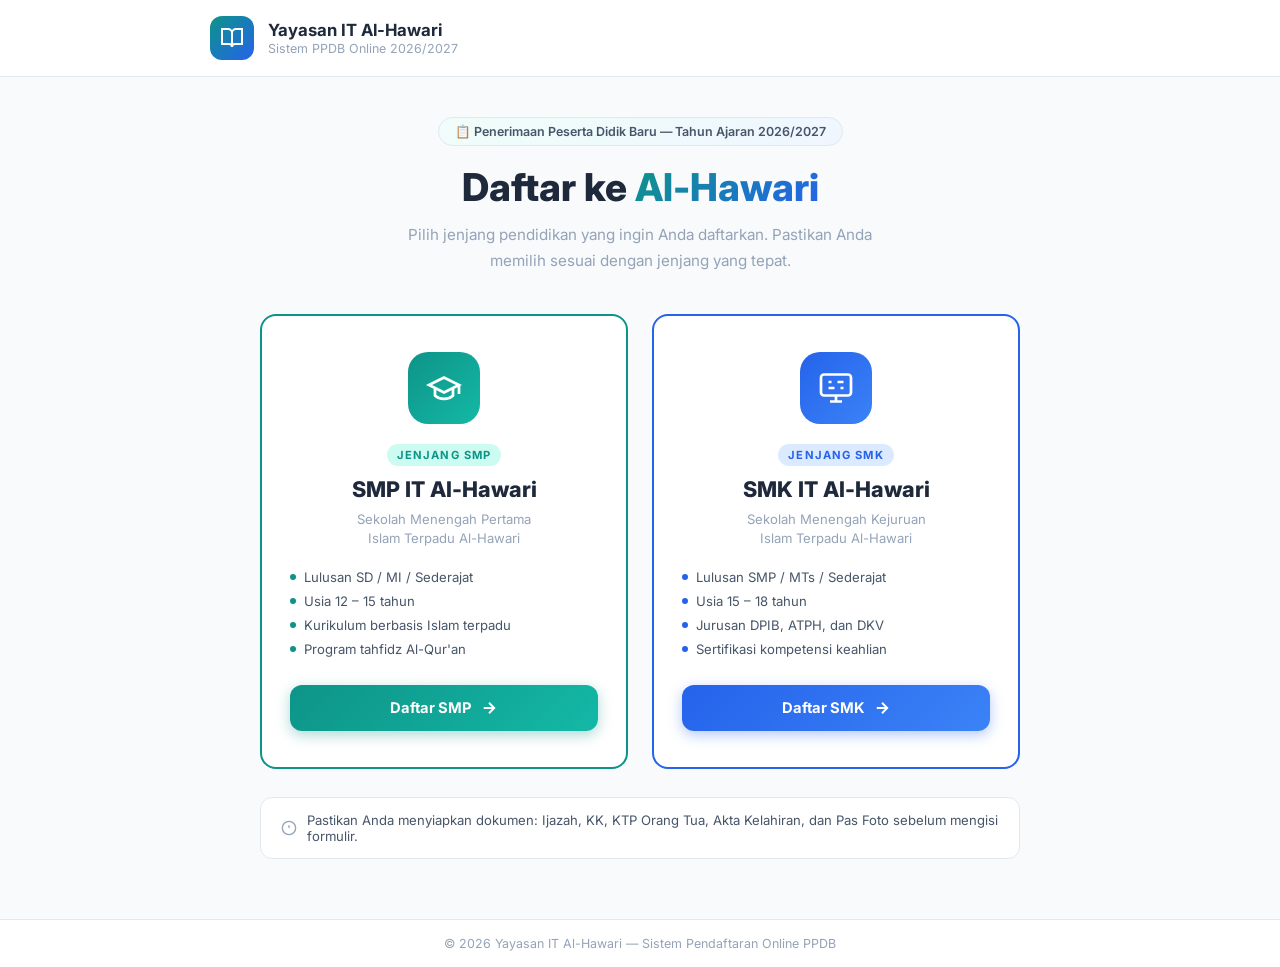
<file: pilih-jenjang.html>
<!DOCTYPE html>
<html lang="id">
<head>
  <meta charset="UTF-8" />
  <meta name="viewport" content="width=device-width, initial-scale=1.0" />
  <meta name="description" content="PPDB Online Yayasan Al-Hawari — Pilih jenjang pendaftaran SMP IT atau SMK IT Al-Hawari Tahun Ajaran 2026/2027." />
  <title>PPDB Online — Al-Hawari 2026/2027</title>

  <!-- Google Fonts -->
  <link rel="preconnect" href="https://fonts.googleapis.com" />
  <link rel="preconnect" href="https://fonts.gstatic.com" crossorigin />
  <link href="https://fonts.googleapis.com/css2?family=Inter:wght@400;500;600;700;800;900&display=swap" rel="stylesheet" />

  <style>
    *, *::before, *::after { box-sizing: border-box; margin: 0; padding: 0; }

    :root {
      --smp-color: #0d9488;
      --smp-light: #f0fdfa;
      --smp-mid:   #ccfbf1;
      --smk-color: #2563eb;
      --smk-light: #eff6ff;
      --smk-mid:   #dbeafe;
      --gray-50:   #f8fafc;
      --gray-100:  #f1f5f9;
      --gray-200:  #e2e8f0;
      --gray-400:  #94a3b8;
      --gray-600:  #475569;
      --gray-800:  #1e293b;
      --radius:    16px;
      --shadow:    0 4px 24px rgba(0,0,0,0.08);
      --shadow-hover: 0 12px 40px rgba(0,0,0,0.14);
    }

    html { scroll-behavior: smooth; }

    body {
      font-family: 'Inter', sans-serif;
      background: var(--gray-50);
      min-height: 100vh;
      display: flex;
      flex-direction: column;
    }

    /* ===== HEADER ===== */
    header {
      background: #fff;
      border-bottom: 1px solid var(--gray-200);
      padding: 16px 24px;
    }
    .header-inner {
      max-width: 860px;
      margin: 0 auto;
      display: flex;
      align-items: center;
      gap: 14px;
    }
    .brand-icon {
      width: 44px; height: 44px;
      background: linear-gradient(135deg, #0d9488, #2563eb);
      border-radius: 12px;
      display: flex; align-items: center; justify-content: center;
      flex-shrink: 0;
    }
    .brand-icon svg { color: #fff; }
    .brand-title { font-size: 1.05rem; font-weight: 700; color: var(--gray-800); }
    .brand-sub   { font-size: 0.78rem; color: var(--gray-400); margin-top: 1px; }

    /* ===== MAIN ===== */
    main {
      flex: 1;
      display: flex;
      flex-direction: column;
      align-items: center;
      justify-content: center;
      padding: 40px 20px 60px;
    }

    /* ===== HERO ===== */
    .hero {
      text-align: center;
      margin-bottom: 40px;
    }
    .hero-badge {
      display: inline-flex;
      align-items: center;
      gap: 6px;
      background: linear-gradient(135deg, #f0fdfa, #eff6ff);
      border: 1px solid var(--gray-200);
      border-radius: 999px;
      padding: 6px 16px;
      font-size: 0.78rem;
      font-weight: 600;
      color: var(--gray-600);
      margin-bottom: 18px;
    }
    .hero h1 {
      font-size: clamp(1.6rem, 5vw, 2.4rem);
      font-weight: 800;
      color: var(--gray-800);
      line-height: 1.2;
      margin-bottom: 12px;
    }
    .hero h1 span {
      background: linear-gradient(135deg, #0d9488, #2563eb);
      -webkit-background-clip: text;
      -webkit-text-fill-color: transparent;
      background-clip: text;
    }
    .hero p {
      font-size: 0.95rem;
      color: var(--gray-400);
      max-width: 480px;
      line-height: 1.7;
    }

    /* ===== CARDS WRAPPER ===== */
    .cards {
      display: grid;
      grid-template-columns: 1fr 1fr;
      gap: 24px;
      width: 100%;
      max-width: 760px;
    }

    /* ===== CARD ===== */
    .card {
      background: #fff;
      border-radius: var(--radius);
      border: 2px solid var(--gray-200);
      padding: 36px 28px;
      text-align: center;
      text-decoration: none;
      cursor: pointer;
      transition: all 0.25s cubic-bezier(0.4, 0, 0.2, 1);
      display: flex;
      flex-direction: column;
      align-items: center;
      gap: 0;
      position: relative;
      overflow: hidden;
    }
    .card::before {
      content: '';
      position: absolute;
      inset: 0;
      opacity: 0;
      transition: opacity 0.25s;
      border-radius: calc(var(--radius) - 2px);
    }
    .card:hover {
      transform: translateY(-6px);
      box-shadow: var(--shadow-hover);
    }

    /* SMP Card */
    .card.smp { border-color: var(--smp-color); }
    .card.smp::before { background: linear-gradient(160deg, var(--smp-light), #fff); }
    .card.smp:hover::before { opacity: 1; }
    .card.smp:hover { border-color: var(--smp-color); }

    /* SMK Card */
    .card.smk { border-color: var(--smk-color); }
    .card.smk::before { background: linear-gradient(160deg, var(--smk-light), #fff); }
    .card.smk:hover::before { opacity: 1; }
    .card.smk:hover { border-color: var(--smk-color); }

    .card > * { position: relative; z-index: 1; }

    /* Icon */
    .card-icon {
      width: 72px; height: 72px;
      border-radius: 20px;
      display: flex; align-items: center; justify-content: center;
      margin-bottom: 20px;
      transition: transform 0.25s;
    }
    .card:hover .card-icon { transform: scale(1.1); }
    .card.smp .card-icon { background: linear-gradient(135deg, var(--smp-color), #14b8a6); }
    .card.smk .card-icon { background: linear-gradient(135deg, var(--smk-color), #3b82f6); }
    .card-icon svg { width: 36px; height: 36px; color: #fff; stroke-width: 1.8; }

    /* Level badge */
    .card-level {
      font-size: 0.7rem;
      font-weight: 700;
      letter-spacing: 0.1em;
      text-transform: uppercase;
      padding: 4px 10px;
      border-radius: 999px;
      margin-bottom: 10px;
    }
    .card.smp .card-level { background: var(--smp-mid); color: var(--smp-color); }
    .card.smk .card-level { background: var(--smk-mid); color: var(--smk-color); }

    .card-title {
      font-size: 1.35rem;
      font-weight: 800;
      color: var(--gray-800);
      margin-bottom: 8px;
    }
    .card-name {
      font-size: 0.82rem;
      color: var(--gray-400);
      margin-bottom: 20px;
      line-height: 1.5;
    }

    /* List fitur */
    .card-features {
      list-style: none;
      text-align: left;
      width: 100%;
      margin-bottom: 28px;
      display: flex;
      flex-direction: column;
      gap: 8px;
    }
    .card-features li {
      display: flex;
      align-items: center;
      gap: 8px;
      font-size: 0.82rem;
      color: var(--gray-600);
    }
    .card-features li .dot {
      width: 6px; height: 6px;
      border-radius: 50%;
      flex-shrink: 0;
    }
    .card.smp .dot { background: var(--smp-color); }
    .card.smk .dot { background: var(--smk-color); }

    /* Button */
    .card-btn {
      width: 100%;
      padding: 14px;
      border-radius: 12px;
      border: none;
      font-family: 'Inter', sans-serif;
      font-size: 0.92rem;
      font-weight: 700;
      cursor: pointer;
      display: flex;
      align-items: center;
      justify-content: center;
      gap: 8px;
      transition: all 0.2s;
    }
    .card.smp .card-btn {
      background: linear-gradient(135deg, var(--smp-color), #14b8a6);
      color: #fff;
      box-shadow: 0 4px 14px rgba(13,148,136,0.35);
    }
    .card.smp .card-btn:hover { box-shadow: 0 6px 20px rgba(13,148,136,0.45); }
    .card.smk .card-btn {
      background: linear-gradient(135deg, var(--smk-color), #3b82f6);
      color: #fff;
      box-shadow: 0 4px 14px rgba(37,99,235,0.35);
    }
    .card.smk .card-btn:hover { box-shadow: 0 6px 20px rgba(37,99,235,0.45); }

    /* ===== INFO BAR ===== */
    .info-bar {
      max-width: 760px;
      width: 100%;
      margin-top: 28px;
      background: #fff;
      border: 1px solid var(--gray-200);
      border-radius: 12px;
      padding: 14px 20px;
      display: flex;
      align-items: center;
      gap: 10px;
      font-size: 0.82rem;
      color: var(--gray-600);
    }
    .info-bar svg { color: var(--gray-400); flex-shrink: 0; }

    /* ===== FOOTER ===== */
    footer {
      background: #fff;
      border-top: 1px solid var(--gray-200);
      padding: 16px 24px;
      text-align: center;
      font-size: 0.78rem;
      color: var(--gray-400);
    }

    /* ===== RESPONSIVE ===== */
    @media (max-width: 600px) {
      .cards { grid-template-columns: 1fr; gap: 16px; }
      .card  { padding: 28px 22px; }
      main   { padding: 28px 16px 48px; }
      .hero  { margin-bottom: 28px; }
    }
  </style>
</head>

<body>

  <!-- HEADER -->
  <header>
    <div class="header-inner">
      <div class="brand-icon">
        <svg xmlns="http://www.w3.org/2000/svg" width="24" height="24" viewBox="0 0 24 24" fill="none"
          stroke="currentColor" stroke-width="2">
          <path d="M2 3h6a4 4 0 0 1 4 4v14a3 3 0 0 0-3-3H2z"/>
          <path d="M22 3h-6a4 4 0 0 0-4 4v14a3 3 0 0 1 3-3h7z"/>
        </svg>
      </div>
      <div>
        <div class="brand-title">Yayasan IT Al-Hawari</div>
        <div class="brand-sub">Sistem PPDB Online 2026/2027</div>
      </div>
    </div>
  </header>

  <!-- MAIN -->
  <main>

    <!-- HERO -->
    <div class="hero">
      <div class="hero-badge">
        📋 Penerimaan Peserta Didik Baru — Tahun Ajaran 2026/2027
      </div>
      <h1>Daftar ke <span>Al-Hawari</span></h1>
      <p>Pilih jenjang pendidikan yang ingin Anda daftarkan. Pastikan Anda memilih sesuai dengan jenjang yang tepat.</p>
    </div>

    <!-- PILIHAN KARTU -->
    <div class="cards">

      <!-- SMP -->
      <a class="card smp" href="register.html?jenjang=SMP" id="btnSMP">
        <div class="card-icon">
          <svg xmlns="http://www.w3.org/2000/svg" viewBox="0 0 24 24" fill="none" stroke="currentColor">
            <path d="M22 10v6M2 10l10-5 10 5-10 5z"/>
            <path d="M6 12v5c3 3 9 3 12 0v-5"/>
          </svg>
        </div>
        <div class="card-level">Jenjang SMP</div>
        <div class="card-title">SMP IT Al-Hawari</div>
        <div class="card-name">Sekolah Menengah Pertama<br>Islam Terpadu Al-Hawari</div>
        <ul class="card-features">
          <li><span class="dot"></span>Lulusan SD / MI / Sederajat</li>
          <li><span class="dot"></span>Usia 12 – 15 tahun</li>
          <li><span class="dot"></span>Kurikulum berbasis Islam terpadu</li>
          <li><span class="dot"></span>Program tahfidz Al-Qur'an</li>
        </ul>
        <button class="card-btn" tabindex="-1">
          Daftar SMP
          <svg xmlns="http://www.w3.org/2000/svg" width="18" height="18" viewBox="0 0 24 24" fill="none"
            stroke="currentColor" stroke-width="2.5">
            <line x1="5" y1="12" x2="19" y2="12"/>
            <polyline points="12 5 19 12 12 19"/>
          </svg>
        </button>
      </a>

      <!-- SMK -->
      <a class="card smk" href="register.html?jenjang=SMK" id="btnSMK">
        <div class="card-icon">
          <svg xmlns="http://www.w3.org/2000/svg" viewBox="0 0 24 24" fill="none" stroke="currentColor">
            <rect x="2" y="3" width="20" height="14" rx="2"/>
            <path d="M8 21h8M12 17v4"/>
            <path d="M7 8h2m4 0h4M7 12h4m4 0h2"/>
          </svg>
        </div>
        <div class="card-level">Jenjang SMK</div>
        <div class="card-title">SMK IT Al-Hawari</div>
        <div class="card-name">Sekolah Menengah Kejuruan<br>Islam Terpadu Al-Hawari</div>
        <ul class="card-features">
          <li><span class="dot"></span>Lulusan SMP / MTs / Sederajat</li>
          <li><span class="dot"></span>Usia 15 – 18 tahun</li>
          <li><span class="dot"></span>Jurusan DPIB, ATPH, dan DKV</li>
          <li><span class="dot"></span>Sertifikasi kompetensi keahlian</li>
        </ul>
        <button class="card-btn" tabindex="-1">
          Daftar SMK
          <svg xmlns="http://www.w3.org/2000/svg" width="18" height="18" viewBox="0 0 24 24" fill="none"
            stroke="currentColor" stroke-width="2.5">
            <line x1="5" y1="12" x2="19" y2="12"/>
            <polyline points="12 5 19 12 12 19"/>
          </svg>
        </button>
      </a>

    </div>

    <!-- INFO BAR -->
    <div class="info-bar">
      <svg xmlns="http://www.w3.org/2000/svg" width="16" height="16" viewBox="0 0 24 24" fill="none"
        stroke="currentColor" stroke-width="2">
        <circle cx="12" cy="12" r="10"/>
        <line x1="12" y1="8" x2="12" y2="12"/>
        <line x1="12" y1="16" x2="12.01" y2="16"/>
      </svg>
      Pastikan Anda menyiapkan dokumen: Ijazah, KK, KTP Orang Tua, Akta Kelahiran, dan Pas Foto sebelum mengisi formulir.
    </div>

  </main>

  <!-- FOOTER -->
  <footer>
    &copy; 2026 Yayasan IT Al-Hawari &mdash; Sistem Pendaftaran Online PPDB
  </footer>

</body>
</html>
</file>
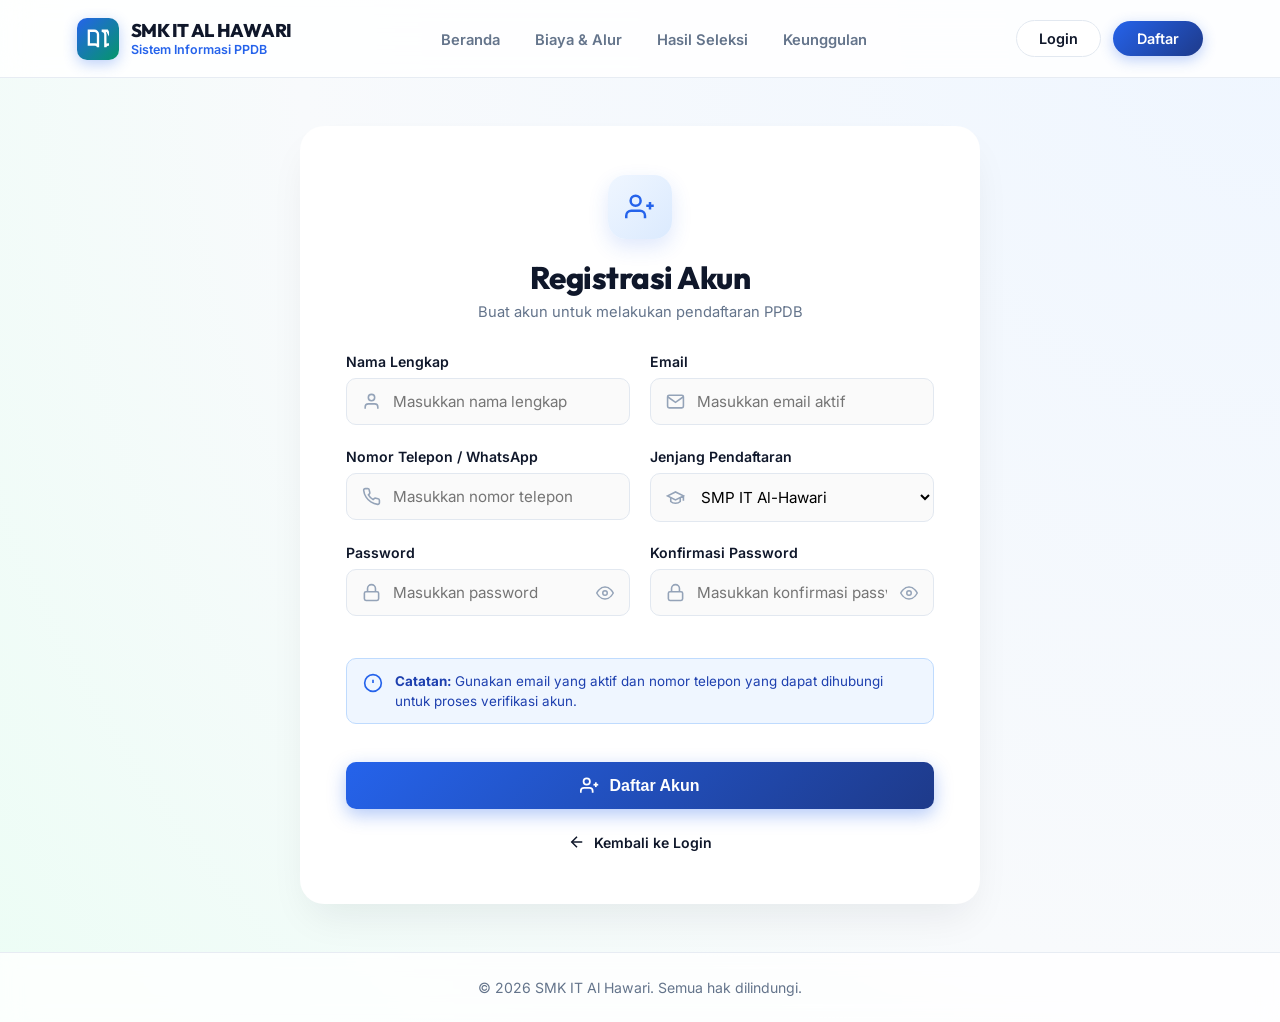
<file: register.html>
<!DOCTYPE html>
<html lang="id">
<head>
  <meta charset="UTF-8" />
  <meta name="viewport" content="width=device-width, initial-scale=1.0" />
  <title>Registrasi Akun - SMK IT Al Hawari</title>
  
  <!-- Google Fonts -->
  <link rel="preconnect" href="https://fonts.googleapis.com" />
  <link rel="preconnect" href="https://fonts.gstatic.com" crossorigin />
  <link href="https://fonts.googleapis.com/css2?family=Inter:wght@400;500;600;700&family=Outfit:wght@600;700;800&display=swap" rel="stylesheet" />
  
  <style>
    :root {
      --primary: #2563eb;           /* Sapphire Blue */
      --primary-dark: #1e3a8a;      /* Deep Navy */
      --secondary: #059669;        /* Emerald */
      
      --bg-body: #f8fafc;
      --card-bg: #ffffff;
      --border-color: #e2e8f0;
      --text-muted: #64748b;
      --text-dark: #0f172a;
      
      --radius-lg: 24px;
      --radius-md: 14px;
      --radius-sm: 10px;
    }

    * {
      margin: 0;
      padding: 0;
      box-sizing: border-box;
    }

    body {
      font-family: 'Inter', sans-serif;
      background: radial-gradient(circle at top right, #eff6ff 0%, #f8fafc 60%, #ecfdf5 100%);
      color: var(--text-dark);
      min-height: 100vh;
      display: flex;
      flex-direction: column;
      justify-content: space-between;
    }

    /* --- HEADER / NAVBAR --- */
    .navbar {
      background: rgba(255, 255, 255, 0.85);
      backdrop-filter: blur(16px);
      -webkit-backdrop-filter: blur(16px);
      border-bottom: 1px solid rgba(226, 232, 240, 0.8);
      padding: 1.1rem 6%;
      display: flex;
      justify-content: space-between;
      align-items: center;
      position: sticky;
      top: 0;
      z-index: 100;
    }

    .nav-brand {
      display: flex;
      align-items: center;
      gap: 12px;
      text-decoration: none;
      color: var(--text-dark);
    }

    .brand-logo-icon {
      width: 42px;
      height: 42px;
      border-radius: var(--radius-sm);
      display: flex;
      align-items: center;
      justify-content: center;
      background: linear-gradient(135deg, var(--primary), var(--secondary));
      color: white;
      box-shadow: 0 4px 14px rgba(37, 99, 235, 0.3);
    }

    .brand-title {
      font-family: 'Outfit', sans-serif;
      font-weight: 800;
      font-size: 1.15rem;
      line-height: 1.2;
      color: var(--text-dark);
      letter-spacing: -0.3px;
    }

    .brand-subtitle {
      font-size: 0.78rem;
      color: var(--primary);
      font-weight: 600;
    }

    .nav-menu {
      display: flex;
      gap: 2.2rem;
      align-items: center;
      list-style: none;
    }

    .nav-menu a {
      text-decoration: none;
      color: var(--text-muted);
      font-size: 0.92rem;
      font-weight: 600;
      transition: all 0.2s;
    }

    .nav-menu a:hover {
      color: var(--primary);
    }

    .nav-actions {
      display: flex;
      gap: 12px;
      align-items: center;
    }

    .btn-nav-outline {
      padding: 9px 22px;
      border-radius: 99px;
      border: 1.5px solid var(--border-color);
      background: white;
      color: var(--text-dark);
      font-weight: 600;
      font-size: 0.9rem;
      text-decoration: none;
      transition: all 0.25s;
    }

    .btn-nav-outline:hover {
      border-color: var(--primary);
      color: var(--primary);
      background: #eff6ff;
    }

    .btn-nav-filled {
      padding: 9px 24px;
      border-radius: 99px;
      background: linear-gradient(135deg, var(--primary), var(--primary-dark));
      color: white;
      font-weight: 600;
      font-size: 0.9rem;
      text-decoration: none;
      transition: all 0.25s;
      box-shadow: 0 4px 14px rgba(37, 99, 235, 0.3);
    }

    .btn-nav-filled:hover {
      transform: translateY(-2px);
      box-shadow: 0 8px 20px rgba(37, 99, 235, 0.4);
    }

    /* --- MAIN CONTENT CONTAINER --- */
    .main-wrapper {
      flex: 1;
      display: flex;
      align-items: center;
      justify-content: center;
      padding: 3rem 1.5rem;
    }

    .register-card {
      background: var(--card-bg);
      border-radius: var(--radius-lg);
      border: 1px solid rgba(255, 255, 255, 0.8);
      box-shadow: 0 20px 40px -10px rgba(15, 23, 42, 0.08);
      width: 100%;
      max-width: 680px;
      padding: 3rem 2.8rem;
    }

    .form-header {
      text-align: center;
      margin-bottom: 2rem;
    }

    .form-logo-box {
      width: 64px;
      height: 64px;
      border-radius: 18px;
      margin: 0 auto 1.2rem;
      display: flex;
      align-items: center;
      justify-content: center;
      background: linear-gradient(135deg, #eff6ff, #dbeafe);
      color: var(--primary);
      box-shadow: 0 8px 20px rgba(37, 99, 235, 0.15);
    }

    .form-header h1 {
      font-family: 'Outfit', sans-serif;
      font-size: 1.95rem;
      font-weight: 800;
      color: var(--text-dark);
      margin-bottom: 6px;
      letter-spacing: -0.5px;
    }

    .form-header p {
      color: var(--text-muted);
      font-size: 0.92rem;
    }

    /* FORM ELEMENTS GRID */
    .form-grid-2 {
      display: grid;
      grid-template-columns: 1fr 1fr;
      gap: 1.2rem;
    }

    .form-group {
      margin-bottom: 0.2rem;
    }

    .form-group.full {
      grid-column: span 2;
    }

    .form-group label {
      display: block;
      font-size: 0.88rem;
      font-weight: 600;
      margin-bottom: 8px;
      color: var(--text-dark);
    }

    .input-wrapper {
      position: relative;
      display: flex;
      align-items: center;
    }

    .input-icon-left {
      position: absolute;
      left: 16px;
      color: #94a3b8;
      display: flex;
      align-items: center;
      pointer-events: none;
      transition: color 0.2s;
    }

    .input-icon-right {
      position: absolute;
      right: 16px;
      color: #94a3b8;
      background: none;
      border: none;
      cursor: pointer;
      display: flex;
      align-items: center;
    }

    .input-icon-right:hover {
      color: var(--primary);
    }

    .custom-input {
      width: 100%;
      padding: 13px 16px 13px 46px;
      border: 1.5px solid var(--border-color);
      border-radius: var(--radius-sm);
      font-size: 0.95rem;
      font-family: inherit;
      outline: none;
      background: #fafafa;
      transition: all 0.25s;
    }

    .custom-input.has-right-icon {
      padding-right: 46px;
    }

    .custom-input:focus {
      background: white;
      border-color: var(--primary);
      box-shadow: 0 0 0 4px rgba(37, 99, 235, 0.12);
    }

    .input-wrapper:focus-within .input-icon-left {
      color: var(--primary);
    }

    /* INFO BANNER BOX */
    .note-info-banner {
      grid-column: span 2;
      background: #eff6ff;
      border: 1px solid #bfdbfe;
      border-radius: var(--radius-sm);
      padding: 12px 16px;
      display: flex;
      align-items: flex-start;
      gap: 12px;
      margin: 1.2rem 0;
    }

    .note-info-banner svg {
      color: var(--primary);
      flex-shrink: 0;
      margin-top: 2px;
    }

    .note-info-text {
      font-size: 0.84rem;
      color: #1e40af;
      line-height: 1.5;
    }

    .btn-submit-main {
      grid-column: span 2;
      width: 100%;
      padding: 14px;
      background: linear-gradient(135deg, var(--primary), var(--primary-dark));
      color: white;
      border: none;
      border-radius: var(--radius-sm);
      font-weight: 700;
      font-size: 1rem;
      cursor: pointer;
      display: flex;
      align-items: center;
      justify-content: center;
      gap: 10px;
      transition: all 0.25s;
      box-shadow: 0 6px 18px rgba(37, 99, 235, 0.35);
    }

    .btn-submit-main:hover {
      transform: translateY(-2px);
      box-shadow: 0 10px 25px rgba(37, 99, 235, 0.45);
    }

    .back-link-wrapper {
      text-align: center;
      margin-top: 1.5rem;
    }

    .back-link {
      display: inline-flex;
      align-items: center;
      gap: 8px;
      font-size: 0.88rem;
      color: var(--text-dark);
      text-decoration: none;
      font-weight: 600;
      transition: color 0.2s;
    }

    .back-link:hover {
      color: var(--primary);
      text-decoration: underline;
    }

    .error-msg {
      background: #fef2f2;
      border: 1px solid #fecaca;
      color: #dc2626;
      padding: 12px 16px;
      border-radius: var(--radius-sm);
      font-size: 0.88rem;
      margin-bottom: 1.4rem;
      display: none;
      text-align: center;
      font-weight: 500;
    }

    /* FOOTER */
    footer {
      text-align: center;
      padding: 1.6rem;
      font-size: 0.88rem;
      color: var(--text-muted);
      border-top: 1px solid rgba(226, 232, 240, 0.8);
      background: rgba(255, 255, 255, 0.8);
      backdrop-filter: blur(10px);
    }

    /* RESPONSIVE */
    @media (max-width: 650px) {
      .nav-menu { display: none; }
      .form-grid-2 { grid-template-columns: 1fr; }
      .form-group.full, .note-info-banner, .btn-submit-main { grid-column: span 1; }
      .register-card { padding: 2rem 1.5rem; }
    }
  </style>
</head>
<body>

  <!-- HEADER / NAVBAR -->
  <header class="navbar">
    <a href="index.html" class="nav-brand">
      <div class="brand-logo-icon">
        <svg xmlns="http://www.w3.org/2000/svg" width="22" height="22" viewBox="0 0 24 24" fill="none" stroke="currentColor" stroke-width="2.5">
          <path d="M2 3h6a4 4 0 0 1 4 4v14a3 3 0 0 0-3-3H2z"/>
          <path d="M22 3h-6a4 4 0 0 1 4 4v14a3 3 0 0 1 3-3h7z"/>
        </svg>
      </div>
      <div>
        <div class="brand-title">SMK IT AL HAWARI</div>
        <div class="brand-subtitle">Sistem Informasi PPDB</div>
      </div>
    </a>

    <ul class="nav-menu">
      <li><a href="index.html">Beranda</a></li>
      <li><a href="biaya-alur.html">Biaya &amp; Alur</a></li>
      <li><a href="pengumuman.html">Hasil Seleksi</a></li>
      <li><a href="index.html#keunggulan">Keunggulan</a></li>
    </ul>

    <div class="nav-actions">
      <a href="login.html" class="btn-nav-outline">Login</a>
      <a href="pilih-jenjang.html" class="btn-nav-filled">Daftar</a>
    </div>
  </header>

  <!-- MAIN WRAPPER -->
  <main class="main-wrapper">
    <div class="register-card">
      
      <div class="form-header">
        <div class="form-logo-box">
          <svg xmlns="http://www.w3.org/2000/svg" width="30" height="30" viewBox="0 0 24 24" fill="none" stroke="currentColor" stroke-width="2">
            <path d="M16 21v-2a4 4 0 0 0-4-4H5a4 4 0 0 0-4 4v2"></path>
            <circle cx="8.5" cy="7" r="4"></circle>
            <line x1="20" y1="8" x2="20" y2="14"></line>
            <line x1="23" y1="11" x2="17" y2="11"></line>
          </svg>
        </div>
        <h1>Registrasi Akun</h1>
        <p>Buat akun untuk melakukan pendaftaran PPDB</p>
      </div>

      <!-- ERROR NOTIFICATION -->
      <div class="error-msg" id="errorMsg">Terjadi kesalahan. Silakan coba lagi.</div>

      <!-- REGISTRATION FORM -->
      <form id="registerForm">
        <div class="form-grid-2">
          
          <!-- NAMA LENGKAP -->
          <div class="form-group">
            <label for="nama">Nama Lengkap</label>
            <div class="input-wrapper">
              <span class="input-icon-left">
                <svg xmlns="http://www.w3.org/2000/svg" width="19" height="19" viewBox="0 0 24 24" fill="none" stroke="currentColor" stroke-width="2">
                  <path d="M20 21v-2a4 4 0 0 0-4-4H8a4 4 0 0 0-4 4v2"></path>
                  <circle cx="12" cy="7" r="4"></circle>
                </svg>
              </span>
              <input type="text" id="nama" class="custom-input" required placeholder="Masukkan nama lengkap">
            </div>
          </div>

          <!-- EMAIL -->
          <div class="form-group">
            <label for="email">Email</label>
            <div class="input-wrapper">
              <span class="input-icon-left">
                <svg xmlns="http://www.w3.org/2000/svg" width="19" height="19" viewBox="0 0 24 24" fill="none" stroke="currentColor" stroke-width="2">
                  <path d="M4 4h16c1.1 0 2 .9 2 2v12c0 1.1-.9 2-2 2H4c-1.1 0-2-.9-2-2V6c0-1.1.9-2 2-2z"></path>
                  <polyline points="22,6 12,13 2,6"></polyline>
                </svg>
              </span>
              <input type="email" id="email" class="custom-input" required placeholder="Masukkan email aktif">
            </div>
          </div>

          <!-- NOMOR TELEPON -->
          <div class="form-group">
            <label for="no_hp">Nomor Telepon / WhatsApp</label>
            <div class="input-wrapper">
              <span class="input-icon-left">
                <svg xmlns="http://www.w3.org/2000/svg" width="19" height="19" viewBox="0 0 24 24" fill="none" stroke="currentColor" stroke-width="2">
                  <path d="M22 16.92v3a2 2 0 0 1-2.18 2 19.79 19.79 0 0 1-8.63-3.07 19.5 19.5 0 0 1-6-6 19.79 19.79 0 0 1-3.07-8.67A2 2 0 0 1 4.11 2h3a2 2 0 0 1 2 1.72 12.84 12.84 0 0 0 .7 2.81 2 2 0 0 1-.45 2.11L8.09 9.91a16 16 0 0 0 6 6l1.27-1.27a2 2 0 0 1 2.11-.45 12.84 12.84 0 0 0 2.81.7A2 2 0 0 1 22 16.92z"></path>
                </svg>
              </span>
              <input type="text" id="no_hp" class="custom-input" required placeholder="Masukkan nomor telepon">
            </div>
          </div>

          <!-- JENJANG PENDAFTARAN -->
          <div class="form-group">
            <label for="jenjang">Jenjang Pendaftaran</label>
            <div class="input-wrapper">
              <span class="input-icon-left">
                <svg xmlns="http://www.w3.org/2000/svg" width="19" height="19" viewBox="0 0 24 24" fill="none" stroke="currentColor" stroke-width="2">
                  <path d="M22 10v6M2 10l10-5 10 5-10 5z"/>
                  <path d="M6 12v5c3 3 9 3 12 0v-5"/>
                </svg>
              </span>
              <select id="jenjang" class="custom-input" required>
                <option value="SMP">SMP IT Al-Hawari</option>
                <option value="SMK">SMK IT Al-Hawari</option>
              </select>
            </div>
          </div>

          <!-- PASSWORD -->
          <div class="form-group">
            <label for="password">Password</label>
            <div class="input-wrapper">
              <span class="input-icon-left">
                <svg xmlns="http://www.w3.org/2000/svg" width="19" height="19" viewBox="0 0 24 24" fill="none" stroke="currentColor" stroke-width="2">
                  <rect x="3" y="11" width="18" height="11" rx="2" ry="2"></rect>
                  <path d="M7 11V7a5 5 0 0 1 10 0v4"></path>
                </svg>
              </span>
              <input type="password" id="password" class="custom-input has-right-icon" required minlength="6" placeholder="Masukkan password">
              <button type="button" class="input-icon-right" onclick="togglePass('password', 'eyeIcon1')">
                <svg id="eyeIcon1" xmlns="http://www.w3.org/2000/svg" width="18" height="18" viewBox="0 0 24 24" fill="none" stroke="currentColor" stroke-width="2">
                  <path d="M1 12s4-8 11-8 11 8 11 8-4 8-11 8-11-8-11-8z"></path>
                  <circle cx="12" cy="12" r="3"></circle>
                </svg>
              </button>
            </div>
          </div>

          <!-- KONFIRMASI PASSWORD -->
          <div class="form-group">
            <label for="confirm_password">Konfirmasi Password</label>
            <div class="input-wrapper">
              <span class="input-icon-left">
                <svg xmlns="http://www.w3.org/2000/svg" width="19" height="19" viewBox="0 0 24 24" fill="none" stroke="currentColor" stroke-width="2">
                  <rect x="3" y="11" width="18" height="11" rx="2" ry="2"></rect>
                  <path d="M7 11V7a5 5 0 0 1 10 0v4"></path>
                </svg>
              </span>
              <input type="password" id="confirm_password" class="custom-input has-right-icon" required minlength="6" placeholder="Masukkan konfirmasi password">
              <button type="button" class="input-icon-right" onclick="togglePass('confirm_password', 'eyeIcon2')">
                <svg id="eyeIcon2" xmlns="http://www.w3.org/2000/svg" width="18" height="18" viewBox="0 0 24 24" fill="none" stroke="currentColor" stroke-width="2">
                  <path d="M1 12s4-8 11-8 11 8 11 8-4 8-11 8-11-8-11-8z"></path>
                  <circle cx="12" cy="12" r="3"></circle>
                </svg>
              </button>
            </div>
          </div>

          <!-- NOTE INFO BANNER -->
          <div class="note-info-banner">
            <svg xmlns="http://www.w3.org/2000/svg" width="20" height="20" viewBox="0 0 24 24" fill="none" stroke="currentColor" stroke-width="2">
              <circle cx="12" cy="12" r="10"></circle>
              <line x1="12" y1="16" x2="12.01" y2="16"></line>
              <line x1="12" y1="8" x2="12" y2="12"></line>
            </svg>
            <div class="note-info-text">
              <strong>Catatan:</strong> Gunakan email yang aktif dan nomor telepon yang dapat dihubungi untuk proses verifikasi akun.
            </div>
          </div>

          <!-- SUBMIT BUTTON -->
          <button type="submit" class="btn-submit-main" id="regBtn">
            <svg xmlns="http://www.w3.org/2000/svg" width="19" height="19" viewBox="0 0 24 24" fill="none" stroke="currentColor" stroke-width="2.2">
              <path d="M16 21v-2a4 4 0 0 0-4-4H5a4 4 0 0 0-4 4v2"></path>
              <circle cx="8.5" cy="7" r="4"></circle>
              <line x1="20" y1="8" x2="20" y2="14"></line>
              <line x1="23" y1="11" x2="17" y2="11"></line>
            </svg>
            Daftar Akun
          </button>

        </div>
      </form>

      <!-- BACK LINK -->
      <div class="back-link-wrapper">
        <a href="login.html" class="back-link">
          <svg xmlns="http://www.w3.org/2000/svg" width="18" height="18" viewBox="0 0 24 24" fill="none" stroke="currentColor" stroke-width="2">
            <line x1="19" y1="12" x2="5" y2="12"></line>
            <polyline points="12 19 5 12 12 5"></polyline>
          </svg>
          Kembali ke Login
        </a>
      </div>

    </div>
  </main>

  <!-- FOOTER -->
  <footer>
    &copy; 2026 SMK IT Al Hawari. Semua hak dilindungi.
  </footer>

  <script>
    function togglePass(inputId, iconId) {
      const input = document.getElementById(inputId);
      const icon = document.getElementById(iconId);
      if (input.type === 'password') {
        input.type = 'text';
        icon.innerHTML = `<path d="M17.94 17.94A10.07 10.07 0 0 1 12 20c-7 0-11-8-11-8a18.45 18.45 0 0 1 5.06-5.94M9.9 4.24A9.12 9.12 0 0 1 12 4c7 0 11 8 11 8a18.5 18.5 0 0 1-2.16 3.19m-6.72-1.07a3 3 0 1 1-4.24-4.24"></path><line x1="1" y1="1" x2="23" y2="23"></line>`;
      } else {
        input.type = 'password';
        icon.innerHTML = `<path d="M1 12s4-8 11-8 11 8 11 8-4 8-11 8-11-8-11-8z"></path><circle cx="12" cy="12" r="3"></circle>`;
      }
    }
  </script>

  <!-- AUTH SCRIPT LOGIC (GOOGLE APPS SCRIPT BACKEND) -->
  <script type="module" src="auth.js"></script>
</body>
</html>
</file>
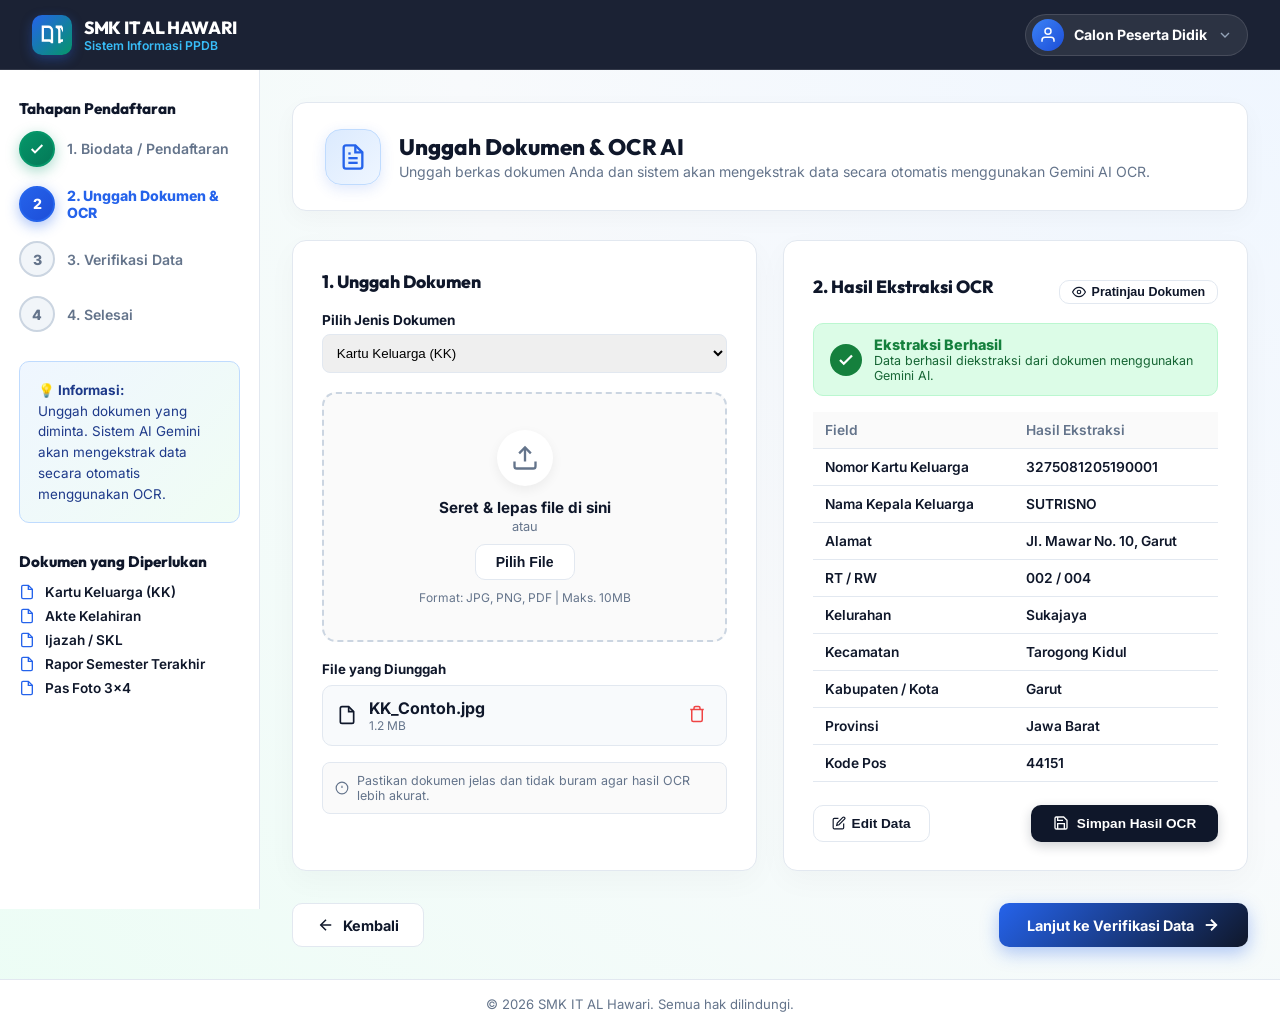
<file: unggah-dokumen.html>
<!DOCTYPE html>
<html lang="id">
<head>
  <meta charset="UTF-8" />
  <meta name="viewport" content="width=device-width, initial-scale=1.0" />
  <title>Unggah Dokumen & OCR - SMK IT Al Hawari</title>

  <!-- Google Fonts -->
  <link rel="preconnect" href="https://fonts.googleapis.com" />
  <link rel="preconnect" href="https://fonts.gstatic.com" crossorigin />
  <link href="https://fonts.googleapis.com/css2?family=Inter:wght@400;500;600;700&family=Outfit:wght@600;700;800&display=swap" rel="stylesheet" />

  <style>
    :root {
      --primary-dark: #0f172a;       /* Slate 900 */
      --sidebar-bg: #ffffff;
      --primary-blue: #2563eb;       /* Royal Blue */
      --primary-hover: #1d4ed8;
      --secondary: #059669;          /* Emerald */

      --bg-app: #f8fafc;
      --card-bg: #ffffff;
      --border-color: #e2e8f0;
      --text-muted: #64748b;
      --text-dark: #0f172a;

      --badge-green-bg: #d1fae5;
      --badge-green-text: #047857;

      --radius-lg: 20px;
      --radius-md: 14px;
      --radius-sm: 10px;
    }

    * { margin: 0; padding: 0; box-sizing: border-box; }

    body {
      font-family: 'Inter', sans-serif;
      background: radial-gradient(circle at top right, #eff6ff 0%, #f8fafc 50%, #ecfdf5 100%);
      color: var(--text-dark);
      min-height: 100vh;
      display: flex;
      flex-direction: column;
    }

    /* --- TOP NAVBAR --- */
    .top-navbar {
      background: rgba(15, 23, 42, 0.95);
      backdrop-filter: blur(16px);
      -webkit-backdrop-filter: blur(16px);
      border-bottom: 1px solid rgba(255, 255, 255, 0.1);
      padding: 0.85rem 2rem;
      display: flex;
      justify-content: space-between;
      align-items: center;
      position: sticky;
      top: 0;
      z-index: 90;
      color: white;
    }

    .nav-brand-group {
      display: flex;
      align-items: center;
      gap: 12px;
      text-decoration: none;
      color: white;
    }

    .brand-logo-box {
      width: 40px;
      height: 40px;
      border-radius: 10px;
      display: flex;
      align-items: center;
      justify-content: center;
      background: linear-gradient(135deg, var(--primary-blue), var(--secondary));
      color: white;
      box-shadow: 0 4px 12px rgba(37, 99, 235, 0.35);
    }

    .brand-title {
      font-family: 'Outfit', sans-serif;
      font-weight: 800;
      font-size: 1.1rem;
      line-height: 1.2;
      letter-spacing: -0.3px;
    }

    .brand-subtitle {
      font-size: 0.76rem;
      color: #38bdf8;
      font-weight: 600;
    }

    .user-profile-pill {
      display: flex;
      align-items: center;
      gap: 10px;
      padding: 4px 14px 4px 6px;
      border-radius: 99px;
      background: rgba(255, 255, 255, 0.08);
      border: 1px solid rgba(255, 255, 255, 0.12);
      text-decoration: none;
      color: white;
    }

    .user-avatar {
      width: 32px;
      height: 32px;
      background: linear-gradient(135deg, #3b82f6, #1d4ed8);
      border-radius: 50%;
      display: flex;
      align-items: center;
      justify-content: center;
      color: white;
    }

    /* --- LAYOUT GRID --- */
    .app-layout {
      flex: 1;
      display: grid;
      grid-template-columns: 260px 1fr;
      min-height: calc(100vh - 62px);
    }

    /* --- SIDEBAR LEFT --- */
    .sidebar {
      background: var(--sidebar-bg);
      border-right: 1px solid var(--border-color);
      padding: 1.8rem 1.2rem;
      display: flex;
      flex-direction: column;
      gap: 1.8rem;
      position: sticky;
      top: 61px;
      height: calc(100vh - 61px);
      overflow-y: auto;
    }

    .sidebar-section-title {
      font-family: 'Outfit', sans-serif;
      font-size: 0.95rem;
      font-weight: 800;
      color: var(--text-dark);
      margin-bottom: 0.8rem;
    }

    /* VERTICAL STEPPER */
    .vertical-stepper {
      display: flex;
      flex-direction: column;
      gap: 1.2rem;
      position: relative;
    }

    .v-step-item {
      display: flex;
      align-items: center;
      gap: 12px;
      font-size: 0.88rem;
      font-weight: 600;
      color: var(--text-muted);
      transition: all 0.25s ease;
    }

    .v-step-circle {
      width: 36px;
      height: 36px;
      border-radius: 50%;
      background: #f1f5f9;
      border: 2px solid #cbd5e1;
      display: flex;
      align-items: center;
      justify-content: center;
      font-weight: 800;
      color: var(--text-muted);
      flex-shrink: 0;
      transition: all 0.25s ease;
    }

    .v-step-item.completed .v-step-circle {
      background: linear-gradient(135deg, var(--secondary), #047857);
      border-color: var(--secondary);
      color: white;
      box-shadow: 0 4px 14px rgba(5, 150, 105, 0.35);
    }

    .v-step-item.active .v-step-circle {
      background: linear-gradient(135deg, var(--primary-blue), #1d4ed8);
      border-color: var(--primary-blue);
      color: white;
      box-shadow: 0 4px 14px rgba(37, 99, 235, 0.4);
    }

    .v-step-item.active {
      color: var(--primary-blue);
      font-weight: 800;
    }

    /* SIDEBAR INFO BOX */
    .sidebar-info-box {
      background: linear-gradient(135deg, #eff6ff, #f0fdf4);
      border: 1px solid #bfdbfe;
      border-radius: var(--radius-sm);
      padding: 1.1rem;
      font-size: 0.84rem;
      color: #1e3a8a;
      line-height: 1.55;
    }

    .doc-required-list {
      list-style: none;
      display: flex;
      flex-direction: column;
      gap: 8px;
    }

    .doc-required-item {
      display: flex;
      align-items: center;
      gap: 10px;
      font-size: 0.85rem;
      color: var(--text-dark);
      font-weight: 600;
    }

    .doc-required-item svg {
      color: var(--primary-blue);
    }

    /* --- CENTER MAIN CONTENT --- */
    .main-content {
      padding: 2rem;
      overflow-y: auto;
    }

    .header-card {
      background: white;
      border: 1px solid var(--border-color);
      border-radius: var(--radius-md);
      padding: 1.6rem 2rem;
      display: flex;
      align-items: center;
      gap: 18px;
      margin-bottom: 1.8rem;
      box-shadow: 0 8px 25px rgba(15, 23, 42, 0.03);
    }

    .header-icon-box {
      width: 56px;
      height: 56px;
      border-radius: 16px;
      background: linear-gradient(135deg, #dbeafe, #eff6ff);
      color: var(--primary-blue);
      border: 1px solid #bfdbfe;
      display: flex;
      align-items: center;
      justify-content: center;
      flex-shrink: 0;
      box-shadow: 0 4px 14px rgba(37, 99, 235, 0.15);
    }

    .header-card h1 {
      font-family: 'Outfit', sans-serif;
      font-size: 1.4rem;
      font-weight: 800;
      color: var(--text-dark);
    }

    .header-card p {
      font-size: 0.88rem;
      color: var(--text-muted);
      margin-top: 2px;
    }

    /* SPLIT 2-COLUMN SECTION */
    .split-ocr-grid {
      display: grid;
      grid-template-columns: 1fr 1fr;
      gap: 1.6rem;
      margin-bottom: 2rem;
    }

    .ocr-card {
      background: white;
      border: 1px solid var(--border-color);
      border-radius: var(--radius-md);
      padding: 1.8rem;
      box-shadow: 0 10px 30px rgba(0, 0, 0, 0.03);
    }

    .ocr-card-title {
      font-family: 'Outfit', sans-serif;
      font-size: 1.1rem;
      font-weight: 800;
      margin-bottom: 1.2rem;
      color: var(--text-dark);
      display: flex;
      justify-content: space-between;
      align-items: center;
    }

    /* UPLOAD DRAG DROP ZONE */
    .drop-zone {
      border: 2px dashed #cbd5e1;
      border-radius: var(--radius-md);
      padding: 2.2rem 1.5rem;
      text-align: center;
      background: #fafafa;
      cursor: pointer;
      transition: all 0.25s ease;
      margin-bottom: 1.2rem;
    }

    .drop-zone:hover {
      border-color: var(--primary-blue);
      background: #eff6ff;
    }

    .drop-zone-icon {
      width: 56px;
      height: 56px;
      border-radius: 50%;
      background: white;
      color: #64748b;
      display: flex;
      align-items: center;
      justify-content: center;
      margin: 0 auto 12px;
      box-shadow: 0 4px 12px rgba(0,0,0,0.06);
    }

    .btn-choose-file {
      padding: 9px 20px;
      background: white;
      border: 1.5px solid var(--border-color);
      border-radius: var(--radius-sm);
      font-weight: 700;
      font-size: 0.88rem;
      color: var(--text-dark);
      cursor: pointer;
      margin-top: 10px;
      transition: all 0.2s;
    }

    .btn-choose-file:hover {
      border-color: var(--primary-blue);
      color: var(--primary-blue);
    }

    /* FILE PREVIEW CARD */
    .file-preview-card {
      background: #f8fafc;
      border: 1px solid var(--border-color);
      border-radius: var(--radius-sm);
      padding: 12px 14px;
      display: flex;
      align-items: center;
      justify-content: space-between;
      margin-bottom: 1rem;
    }

    .file-info-group {
      display: flex;
      align-items: center;
      gap: 12px;
    }

    .btn-delete-file {
      background: none;
      border: none;
      color: #ef4444;
      cursor: pointer;
      padding: 6px;
      border-radius: 6px;
      transition: background 0.2s;
    }

    .btn-delete-file:hover { background: #fee2e2; }

    /* OCR RESULT TABLE */
    .ocr-table {
      width: 100%;
      border-collapse: collapse;
      font-size: 0.86rem;
      margin-top: 1rem;
    }

    .ocr-table th, .ocr-table td {
      padding: 10px 12px;
      border-bottom: 1px solid var(--border-color);
      text-align: left;
    }

    .ocr-table th {
      background: #fafafa;
      color: var(--text-muted);
      font-weight: 600;
    }

    .ocr-table td {
      font-weight: 600;
      color: var(--text-dark);
    }

    .ocr-status-banner {
      background: #dcfce7;
      border: 1px solid #bbf7d0;
      border-radius: var(--radius-sm);
      padding: 12px 16px;
      display: flex;
      align-items: center;
      gap: 12px;
      margin-bottom: 1rem;
    }

    .ocr-status-icon {
      width: 32px;
      height: 32px;
      border-radius: 50%;
      background: #15803d;
      color: white;
      display: flex;
      align-items: center;
      justify-content: center;
      flex-shrink: 0;
    }

    .ocr-actions-row {
      display: flex;
      justify-content: space-between;
      gap: 10px;
      margin-top: 1.4rem;
    }

    .btn-ocr-edit {
      padding: 10px 18px;
      background: white;
      border: 1.5px solid var(--border-color);
      border-radius: var(--radius-sm);
      font-weight: 700;
      font-size: 0.85rem;
      color: var(--text-dark);
      cursor: pointer;
      display: flex;
      align-items: center;
      gap: 6px;
    }

    .btn-ocr-save {
      padding: 10px 22px;
      background: var(--primary-dark);
      color: white;
      border: none;
      border-radius: var(--radius-sm);
      font-weight: 700;
      font-size: 0.85rem;
      cursor: pointer;
      display: flex;
      align-items: center;
      gap: 8px;
      box-shadow: 0 4px 12px rgba(15,23,42,0.2);
    }

    /* BOTTOM NAV BAR */
    .bottom-nav-row {
      display: flex;
      justify-content: space-between;
      align-items: center;
      margin-top: 1rem;
    }

    .btn-nav-back {
      padding: 12px 24px;
      background: white;
      border: 1.5px solid var(--border-color);
      border-radius: var(--radius-sm);
      font-weight: 700;
      font-size: 0.9rem;
      color: var(--text-dark);
      text-decoration: none;
      display: flex;
      align-items: center;
      gap: 8px;
    }

    .btn-nav-next {
      padding: 13px 28px;
      background: linear-gradient(135deg, var(--primary-blue), var(--primary-dark));
      color: white;
      border: none;
      border-radius: var(--radius-sm);
      font-weight: 700;
      font-size: 0.9rem;
      text-decoration: none;
      display: flex;
      align-items: center;
      gap: 8px;
      box-shadow: 0 6px 18px rgba(37, 99, 235, 0.35);
      transition: all 0.25s;
    }

    .btn-nav-next:hover {
      transform: translateY(-2px);
      box-shadow: 0 10px 25px rgba(37, 99, 235, 0.45);
    }

    /* FOOTER */
    footer {
      text-align: center;
      padding: 1rem;
      font-size: 0.82rem;
      color: var(--text-muted);
      background: white;
      border-top: 1px solid var(--border-color);
    }
  </style>
</head>
<body>

  <!-- TOP NAVBAR -->
  <header class="top-navbar">
    <a href="index.html" class="nav-brand-group">
      <div class="brand-logo-box">
        <svg xmlns="http://www.w3.org/2000/svg" width="22" height="22" viewBox="0 0 24 24" fill="none" stroke="currentColor" stroke-width="2.5">
          <path d="M2 3h6a4 4 0 0 1 4 4v14a3 3 0 0 0-3-3H2z"/>
          <path d="M22 3h-6a4 4 0 0 1 4 4v14a3 3 0 0 1 3-3h7z"/>
        </svg>
      </div>
      <div>
        <div class="brand-title">SMK IT AL HAWARI</div>
        <div class="brand-subtitle">Sistem Informasi PPDB</div>
      </div>
    </a>

    <a href="profil.html" class="user-profile-pill">
      <div class="user-avatar">
        <svg xmlns="http://www.w3.org/2000/svg" width="18" height="18" viewBox="0 0 24 24" fill="none" stroke="currentColor" stroke-width="2"><path d="M20 21v-2a4 4 0 0 0-4-4H8a4 4 0 0 0-4 4v2"></path><circle cx="12" cy="7" r="4"></circle></svg>
      </div>
      <span style="font-size:0.88rem; font-weight:700;">Calon Peserta Didik</span>
      <svg xmlns="http://www.w3.org/2000/svg" width="16" height="16" viewBox="0 0 24 24" fill="none" stroke="#94a3b8" stroke-width="2"><polyline points="6 9 12 15 18 9"></polyline></svg>
    </a>
  </header>

  <!-- APP LAYOUT -->
  <div class="app-layout">

    <!-- SIDEBAR LEFT -->
    <aside class="sidebar">
      <div>
        <div class="sidebar-section-title">Tahapan Pendaftaran</div>
        
        <div class="vertical-stepper">
          <a href="biodata.html" class="v-step-item completed" style="text-decoration:none;">
            <div class="v-step-circle">
              <svg xmlns="http://www.w3.org/2000/svg" width="16" height="16" viewBox="0 0 24 24" fill="none" stroke="currentColor" stroke-width="3"><polyline points="20 6 9 17 4 12"></polyline></svg>
            </div>
            <span>1. Biodata / Pendaftaran</span>
          </a>

          <div class="v-step-item active">
            <div class="v-step-circle">2</div>
            <span>2. Unggah Dokumen &amp; OCR</span>
          </div>

          <div class="v-step-item">
            <div class="v-step-circle">3</div>
            <span>3. Verifikasi Data</span>
          </div>

          <div class="v-step-item">
            <div class="v-step-circle">4</div>
            <span>4. Selesai</span>
          </div>
        </div>
      </div>

      <div class="sidebar-info-box">
        <strong>💡 Informasi:</strong><br>
        Unggah dokumen yang diminta. Sistem AI Gemini akan mengekstrak data secara otomatis menggunakan OCR.
      </div>

      <div>
        <div class="sidebar-section-title">Dokumen yang Diperlukan</div>
        <ul class="doc-required-list">
          <li class="doc-required-item">
            <svg xmlns="http://www.w3.org/2000/svg" width="16" height="16" viewBox="0 0 24 24" fill="none" stroke="currentColor" stroke-width="2"><path d="M14 2H6a2 2 0 0 0-2 2v16a2 2 0 0 0 2 2h12a2 2 0 0 0 2-2V8z"></path><polyline points="14 2 14 8 20 8"></polyline></svg>
            Kartu Keluarga (KK)
          </li>
          <li class="doc-required-item">
            <svg xmlns="http://www.w3.org/2000/svg" width="16" height="16" viewBox="0 0 24 24" fill="none" stroke="currentColor" stroke-width="2"><path d="M14 2H6a2 2 0 0 0-2 2v16a2 2 0 0 0 2 2h12a2 2 0 0 0 2-2V8z"></path><polyline points="14 2 14 8 20 8"></polyline></svg>
            Akte Kelahiran
          </li>
          <li class="doc-required-item">
            <svg xmlns="http://www.w3.org/2000/svg" width="16" height="16" viewBox="0 0 24 24" fill="none" stroke="currentColor" stroke-width="2"><path d="M14 2H6a2 2 0 0 0-2 2v16a2 2 0 0 0 2 2h12a2 2 0 0 0 2-2V8z"></path><polyline points="14 2 14 8 20 8"></polyline></svg>
            Ijazah / SKL
          </li>
          <li class="doc-required-item">
            <svg xmlns="http://www.w3.org/2000/svg" width="16" height="16" viewBox="0 0 24 24" fill="none" stroke="currentColor" stroke-width="2"><path d="M14 2H6a2 2 0 0 0-2 2v16a2 2 0 0 0 2 2h12a2 2 0 0 0 2-2V8z"></path><polyline points="14 2 14 8 20 8"></polyline></svg>
            Rapor Semester Terakhir
          </li>
          <li class="doc-required-item">
            <svg xmlns="http://www.w3.org/2000/svg" width="16" height="16" viewBox="0 0 24 24" fill="none" stroke="currentColor" stroke-width="2"><path d="M14 2H6a2 2 0 0 0-2 2v16a2 2 0 0 0 2 2h12a2 2 0 0 0 2-2V8z"></path><polyline points="14 2 14 8 20 8"></polyline></svg>
            Pas Foto 3x4
          </li>
        </ul>
      </div>
    </aside>

    <!-- CENTER MAIN CONTENT -->
    <main class="main-content">
      
      <!-- HEADER CARD -->
      <div class="header-card">
        <div class="header-icon-box">
          <svg xmlns="http://www.w3.org/2000/svg" width="28" height="28" viewBox="0 0 24 24" fill="none" stroke="currentColor" stroke-width="2"><path d="M14 2H6a2 2 0 0 0-2 2v16a2 2 0 0 0 2 2h12a2 2 0 0 0 2-2V8z"></path><polyline points="14 2 14 8 20 8"></polyline><line x1="16" y1="13" x2="8" y2="13"></line><line x1="16" y1="17" x2="8" y2="17"></line><polyline points="10 9 9 9 8 9"></polyline></svg>
        </div>
        <div>
          <h1>Unggah Dokumen &amp; OCR AI</h1>
          <p>Unggah berkas dokumen Anda dan sistem akan mengekstrak data secara otomatis menggunakan Gemini AI OCR.</p>
        </div>
      </div>

      <!-- SPLIT OCR GRID -->
      <div class="split-ocr-grid">
        
        <!-- COL 1: UPLOAD DOKUMEN -->
        <div class="ocr-card">
          <div class="ocr-card-title">1. Unggah Dokumen</div>

          <div style="margin-bottom:1.2rem;">
            <label style="font-size:0.85rem; font-weight:700; display:block; margin-bottom:6px;">Pilih Jenis Dokumen</label>
            <select class="custom-input" id="docTypeSelect" style="width:100%; padding:10px; border:1px solid var(--border-color); border-radius:8px;">
              <option value="KK">Kartu Keluarga (KK)</option>
              <option value="Akte">Akte Kelahiran</option>
              <option value="Ijazah">Ijazah / SKL</option>
              <option value="Rapor">Rapor Semester Terakhir</option>
              <option value="Foto">Pas Foto 3x4</option>
            </select>
          </div>

          <!-- DROP ZONE -->
          <div class="drop-zone" id="dropZoneBox" onclick="document.getElementById('docFileInput').click()">
            <div class="drop-zone-icon">
              <svg xmlns="http://www.w3.org/2000/svg" width="28" height="28" viewBox="0 0 24 24" fill="none" stroke="currentColor" stroke-width="2"><path d="M21 15v4a2 2 0 0 1-2 2H5a2 2 0 0 1-2-2v-4"></path><polyline points="17 8 12 3 7 8"></polyline><line x1="12" y1="3" x2="12" y2="15"></line></svg>
            </div>
            <div style="font-weight:700; font-size:0.95rem;">Seret &amp; lepas file di sini</div>
            <div style="font-size:0.8rem; color:var(--text-muted); margin-top:2px;">atau</div>
            <button type="button" class="btn-choose-file">Pilih File</button>
            <div style="font-size:0.75rem; color:var(--text-muted); margin-top:10px;">Format: JPG, PNG, PDF | Maks. 10MB</div>
            <input type="file" id="docFileInput" accept="image/*" style="display:none;">
          </div>

          <!-- FILE PREVIEW CARD -->
          <div style="font-size:0.83rem; font-weight:700; margin-bottom:8px;">File yang Diunggah</div>
          <div class="file-preview-card" id="filePreviewCard">
            <div class="file-info-group">
              <svg xmlns="http://www.w3.org/2000/svg" width="20" height="20" viewBox="0 0 24 24" fill="none" stroke="currentColor" stroke-width="2"><path d="M14 2H6a2 2 0 0 0-2 2v16a2 2 0 0 0 2 2h12a2 2 0 0 0 2-2V8z"></path><polyline points="14 2 14 8 20 8"></polyline></svg>
              <div>
                <div style="font-weight:700;" id="fileNameDisplay">KK_Contoh.jpg</div>
                <div style="font-size:0.75rem; color:var(--text-muted);" id="fileSizeDisplay">1.2 MB</div>
              </div>
            </div>
            <button class="btn-delete-file" onclick="clearUploadedFile()" title="Hapus berkas">
              <svg xmlns="http://www.w3.org/2000/svg" width="18" height="18" viewBox="0 0 24 24" fill="none" stroke="currentColor" stroke-width="2"><polyline points="3 6 5 6 21 6"></polyline><path d="M19 6v14a2 2 0 0 1-2 2H7a2 2 0 0 1-2-2V6m3 0V4a2 2 0 0 1 2-2h4a2 2 0 0 1 2 2v2"></path></svg>
            </button>
          </div>

          <!-- INFO HINT -->
          <div style="background:#fafafa; border:1px solid var(--border-color); padding:10px 12px; border-radius:8px; font-size:0.78rem; color:var(--text-muted); display:flex; gap:8px; align-items:center;">
            <svg xmlns="http://www.w3.org/2000/svg" width="16" height="16" viewBox="0 0 24 24" fill="none" stroke="currentColor" stroke-width="2"><circle cx="12" cy="12" r="10"></circle><line x1="12" y1="16" x2="12.01" y2="16"></line><line x1="12" y1="8" x2="12" y2="12"></line></svg>
            Pastikan dokumen jelas dan tidak buram agar hasil OCR lebih akurat.
          </div>
        </div>

        <!-- COL 2: HASIL EKSTRAKSI OCR -->
        <div class="ocr-card">
          <div class="ocr-card-title">
            <span>2. Hasil Ekstraksi OCR</span>
            <button class="btn-choose-file" style="padding:4px 12px; font-size:0.78rem; display:flex; align-items:center; gap:6px;" onclick="previewDocModal()">
              <svg xmlns="http://www.w3.org/2000/svg" width="14" height="14" viewBox="0 0 24 24" fill="none" stroke="currentColor" stroke-width="2"><path d="M1 12s4-8 11-8 11 8 11 8-4 8-11 8-11-8-11-8z"></path><circle cx="12" cy="12" r="3"></circle></svg>
              Pratinjau Dokumen
            </button>
          </div>

          <!-- SUCCESS BANNER -->
          <div class="ocr-status-banner">
            <div class="ocr-status-icon">
              <svg xmlns="http://www.w3.org/2000/svg" width="18" height="18" viewBox="0 0 24 24" fill="none" stroke="currentColor" stroke-width="3"><polyline points="20 6 9 17 4 12"></polyline></svg>
            </div>
            <div>
              <div style="font-weight:800; color:#15803d; font-size:0.9rem;">Ekstraksi Berhasil</div>
              <div style="font-size:0.78rem; color:#166534;">Data berhasil diekstraksi dari dokumen menggunakan Gemini AI.</div>
            </div>
          </div>

          <!-- TABLE EXTRACTED FIELDS -->
          <table class="ocr-table">
            <thead>
              <tr>
                <th>Field</th>
                <th>Hasil Ekstraksi</th>
              </tr>
            </thead>
            <tbody id="ocrTableBody">
              <tr>
                <td>Nomor Kartu Keluarga</td>
                <td id="resNKK">3275081205190001</td>
              </tr>
              <tr>
                <td>Nama Kepala Keluarga</td>
                <td id="resKepala">SUTRISNO</td>
              </tr>
              <tr>
                <td>Alamat</td>
                <td id="resAlamat">Jl. Mawar No. 10, Garut</td>
              </tr>
              <tr>
                <td>RT / RW</td>
                <td id="resRTRW">002 / 004</td>
              </tr>
              <tr>
                <td>Kelurahan</td>
                <td id="resKel">Sukajaya</td>
              </tr>
              <tr>
                <td>Kecamatan</td>
                <td id="resKec">Tarogong Kidul</td>
              </tr>
              <tr>
                <td>Kabupaten / Kota</td>
                <td id="resKab">Garut</td>
              </tr>
              <tr>
                <td>Provinsi</td>
                <td id="resProv">Jawa Barat</td>
              </tr>
              <tr>
                <td>Kode Pos</td>
                <td id="resPos">44151</td>
              </tr>
            </tbody>
          </table>

          <div class="ocr-actions-row">
            <button class="btn-ocr-edit" onclick="editOcrData()">
              <svg xmlns="http://www.w3.org/2000/svg" width="14" height="14" viewBox="0 0 24 24" fill="none" stroke="currentColor" stroke-width="2"><path d="M11 4H4a2 2 0 0 0-2 2v14a2 2 0 0 0 2 2h14a2 2 0 0 0 2-2v-7"></path><path d="M18.5 2.5a2.121 2.121 0 0 1 3 3L12 15l-4 1 1-4 9.5-9.5z"></path></svg>
              Edit Data
            </button>
            <button class="btn-ocr-save" onclick="saveOcrData()">
              <svg xmlns="http://www.w3.org/2000/svg" width="16" height="16" viewBox="0 0 24 24" fill="none" stroke="currentColor" stroke-width="2"><path d="M19 21H5a2 2 0 0 1-2-2V5a2 2 0 0 1 2-2h11l5 5v11a2 2 0 0 1-2 2z"></path><polyline points="17 21 17 13 7 13 7 21"></polyline><polyline points="7 3 7 8 15 8"></polyline></svg>
              Simpan Hasil OCR
            </button>
          </div>
        </div>

      </div>

      <!-- BOTTOM NAV ROW -->
      <div class="bottom-nav-row">
        <a href="dashboard-siswa.html" class="btn-nav-back">
          <svg xmlns="http://www.w3.org/2000/svg" width="18" height="18" viewBox="0 0 24 24" fill="none" stroke="currentColor" stroke-width="2"><line x1="19" y1="12" x2="5" y2="12"></line><polyline points="12 19 5 12 12 5"></polyline></svg>
          Kembali
        </a>

        <a href="dashboard-siswa.html" class="btn-nav-next">
          Lanjut ke Verifikasi Data
          <svg xmlns="http://www.w3.org/2000/svg" width="18" height="18" viewBox="0 0 24 24" fill="none" stroke="currentColor" stroke-width="2.5"><line x1="5" y1="12" x2="19" y2="12"></line><polyline points="12 5 19 12 12 19"></polyline></svg>
        </a>
      </div>

    </main>

  </div>

  <!-- CUSTOM MODAL POPUP -->
  <style>
    .custom-modal-overlay {
      position: fixed; inset: 0; background: rgba(15, 23, 42, 0.65);
      backdrop-filter: blur(8px); display: flex; align-items: center; justify-content: center;
      z-index: 9999; opacity: 0; pointer-events: none; transition: all 0.25s ease;
    }
    .custom-modal-overlay.active { opacity: 1; pointer-events: auto; }
    .custom-modal-card {
      background: white; border-radius: 20px; padding: 2rem; width: 90%; max-width: 440px;
      text-align: center; transform: scale(0.9); transition: all 0.25s ease;
    }
    .custom-modal-overlay.active .custom-modal-card { transform: scale(1); }
    .modal-icon-box { width: 56px; height: 56px; border-radius: 50%; margin: 0 auto 1rem; display: flex; align-items: center; justify-content: center; }
    .modal-icon-box.info { background: #eff6ff; color: #2563eb; }
    .modal-buttons-row { display: flex; gap: 10px; margin-top: 1.5rem; justify-content: center; }
    .btn-modal { flex: 1; padding: 11px; border-radius: 10px; font-weight: 700; font-size: 0.9rem; cursor: pointer; border: none; }
    .btn-modal-confirm { background: linear-gradient(135deg, #2563eb, #1d4ed8); color: white; }
  </style>

  <div class="custom-modal-overlay" id="appModalOverlay">
    <div class="custom-modal-card">
      <div class="modal-icon-box info" id="appModalIconBox">
        <svg xmlns="http://www.w3.org/2000/svg" width="26" height="26" viewBox="0 0 24 24" fill="none" stroke="currentColor" stroke-width="2.2"><circle cx="12" cy="12" r="10"></circle><line x1="12" y1="16" x2="12.01" y2="16"></line><line x1="12" y1="8" x2="12.01" y2="12"></line></svg>
      </div>
      <div style="font-family:'Outfit',sans-serif; font-size:1.2rem; font-weight:800; color:#0f172a; margin-bottom:0.4rem;" id="appModalTitle">Judul</div>
      <div style="font-size:0.9rem; color:#64748b; line-height:1.6;" id="appModalMessage">Pesan...</div>
      <div class="modal-buttons-row">
        <button class="btn-modal btn-modal-confirm" id="appModalBtnConfirm">OK</button>
      </div>
    </div>
  </div>

  <!-- FOOTER -->
  <footer>
    &copy; 2026 SMK IT AL Hawari. Semua hak dilindungi.
  </footer>

  <script type="module" src="submit-handler.js"></script>
  <script>
    function customAlert(title, message) {
      document.getElementById('appModalTitle').textContent = title;
      document.getElementById('appModalMessage').textContent = message;
      document.getElementById('appModalOverlay').classList.add('active');
    }
    document.getElementById('appModalBtnConfirm').onclick = () => {
      document.getElementById('appModalOverlay').classList.remove('active');
    };

    // Inject spin style dynamically
    const styleEl = document.createElement("style");
    styleEl.innerHTML = `
      @keyframes spin {
        0% { transform: rotate(0deg); }
        100% { transform: rotate(360deg); }
      }
    `;
    document.head.appendChild(styleEl);

    const docFileInput = document.getElementById("docFileInput");
    const dropZoneBox = document.getElementById("dropZoneBox");

    // Drag and Drop Handling
    if (dropZoneBox) {
      ['dragenter', 'dragover'].forEach(eventName => {
        dropZoneBox.addEventListener(eventName, (e) => {
          e.preventDefault();
          e.stopPropagation();
          dropZoneBox.style.borderColor = "var(--primary)";
          dropZoneBox.style.background = "#eff6ff";
        });
      });
      ['dragleave', 'drop'].forEach(eventName => {
        dropZoneBox.addEventListener(eventName, (e) => {
          e.preventDefault();
          e.stopPropagation();
          dropZoneBox.style.borderColor = "";
          dropZoneBox.style.background = "";
        });
      });
      dropZoneBox.addEventListener('drop', (e) => {
        const files = e.dataTransfer.files;
        if (files && files.length > 0) {
          docFileInput.files = files;
          docFileInput.dispatchEvent(new Event('change'));
        }
      });
    }

    docFileInput.addEventListener("change", async (e) => {
      const file = e.target.files[0];
      if (file) {
        // Validasi ukuran file maksimal 10 MB
        const MAX_SIZE_BYTES = 10 * 1024 * 1024;
        if (file.size > MAX_SIZE_BYTES) {
          const sizeMB = (file.size / (1024 * 1024)).toFixed(2);
          customAlert(
            "File Ditolak - Ukuran Terlalu Besar",
            `Ukuran file "${file.name}" (${sizeMB} MB) melebihi batas maksimal 10 MB. Silakan pilih berkas yang lebih kecil dari 10 MB.`
          );
          clearUploadedFile();
          return;
        }

        document.getElementById("fileNameDisplay").textContent = file.name;
        document.getElementById("fileSizeDisplay").textContent = (file.size / (1024 * 1024)).toFixed(1) + " MB";
        
        const docType = document.getElementById("docTypeSelect").value;
        customAlert("Dokumen Diunggah", "Berkas " + file.name + " sedang diproses oleh AI OCR Gemini.");

        const banner = document.querySelector(".ocr-status-banner");
        const title = banner ? banner.querySelector("div div") : null;
        const text = banner ? banner.querySelector("div:last-child div:last-child") : null;
        const icon = banner ? banner.querySelector(".ocr-status-icon") : null;

        if (banner) {
          banner.style.background = "#eff6ff";
          banner.style.borderColor = "#bfdbfe";
          if (icon) {
            icon.style.background = "#2563eb";
            icon.innerHTML = '<div style="width:16px; height:16px; border:2px solid white; border-top-color:transparent; border-radius:50%; animation:spin 1s linear infinite;"></div>';
          }
          if (title) title.textContent = "Mengekstrak Data...";
          if (text) text.textContent = "Sedang membaca dokumen dengan Gemini AI OCR...";
        }

        // Simulate 2s delay
        await new Promise(resolve => setTimeout(resolve, 2000));

        if (docType === "KK") {
          document.getElementById("resNKK").textContent = "3204123456780001";
          document.getElementById("resKepala").textContent = "EMAN SULAEMAN";
          document.getElementById("resAlamat").textContent = "Jl. Raya Tarogong No. 45";
          document.getElementById("resRTRW").textContent = "003 / 001";
          document.getElementById("resKel").textContent = "Tarogong";
          document.getElementById("resKec").textContent = "Tarogong Kidul";
          document.getElementById("resKab").textContent = "Garut";
          document.getElementById("resProv").textContent = "Jawa Barat";
          document.getElementById("resPos").textContent = "44151";
        } else {
          // Mock data for other types
          document.getElementById("resNKK").textContent = "-";
          document.getElementById("resKepala").textContent = "BERKAS TERVERIFIKASI";
          document.getElementById("resAlamat").textContent = "Tipe berkas: " + docType;
          document.getElementById("resRTRW").textContent = "-";
          document.getElementById("resKel").textContent = "-";
          document.getElementById("resKec").textContent = "-";
          document.getElementById("resKab").textContent = "-";
          document.getElementById("resProv").textContent = "-";
          document.getElementById("resPos").textContent = "-";
        }

        // Reset status banner to success
        if (banner) {
          banner.style.background = "#dcfce7";
          banner.style.borderColor = "#bbf7d0";
          if (icon) {
            icon.style.background = "#15803d";
            icon.innerHTML = '<svg xmlns="http://www.w3.org/2000/svg" width="18" height="18" viewBox="0 0 24 24" fill="none" stroke="currentColor" stroke-width="3"><polyline points="20 6 9 17 4 12"></polyline></svg>';
          }
          if (title) title.textContent = "Ekstraksi Berhasil";
          if (text) text.textContent = "Data berhasil diekstraksi dari dokumen menggunakan Gemini AI.";
        }

        customAlert("Ekstraksi Berhasil", "Sistem berhasil mengekstrak data menggunakan AI OCR Gemini.");
      }
    });

    function clearUploadedFile() {
      document.getElementById("fileNameDisplay").textContent = "Belum ada berkas";
      document.getElementById("fileSizeDisplay").textContent = "0 MB";
      docFileInput.value = "";
      
      // Reset OCR table and status banner
      document.getElementById("resNKK").textContent = "-";
      document.getElementById("resKepala").textContent = "-";
      document.getElementById("resAlamat").textContent = "-";
      document.getElementById("resRTRW").textContent = "-";
      document.getElementById("resKel").textContent = "-";
      document.getElementById("resKec").textContent = "-";
      document.getElementById("resKab").textContent = "-";
      document.getElementById("resProv").textContent = "-";
      document.getElementById("resPos").textContent = "-";
      
      const banner = document.querySelector(".ocr-status-banner");
      if (banner) {
        banner.style.background = "#f1f5f9";
        banner.style.borderColor = "#cbd5e1";
        const icon = banner.querySelector(".ocr-status-icon");
        if (icon) {
          icon.style.background = "#64748b";
          icon.innerHTML = '<svg xmlns="http://www.w3.org/2000/svg" width="18" height="18" viewBox="0 0 24 24" fill="none" stroke="currentColor" stroke-width="2"><circle cx="12" cy="12" r="10"></circle><line x1="12" y1="16" x2="12" y2="12"></line><line x1="12" y1="8" x2="12.01" y2="8"></line></svg>';
        }
        const title = banner.querySelector("div div");
        if (title) title.textContent = "Menunggu Dokumen";
        const text = banner.querySelector("div:last-child div:last-child");
        if (text) text.textContent = "Silakan seret atau pilih dokumen KK untuk memulai ekstraksi OCR AI.";
      }
    }

    function previewDocModal() {
      customAlert("Pratinjau Dokumen", "Menampilkan berkas KK_Contoh.jpg dalam resolusi penuh.");
    }

    function editOcrData() {
      const newNKK = prompt("Edit Nomor KK:", document.getElementById("resNKK").textContent);
      if (newNKK) document.getElementById("resNKK").textContent = newNKK;
    }

    function saveOcrData() {
      customAlert("Berhasil Disimpan", "Data ekstraksi OCR berhasil disimpan ke profil pendaftaran Anda!");
    }
  </script>
</body>
</html>
</file>
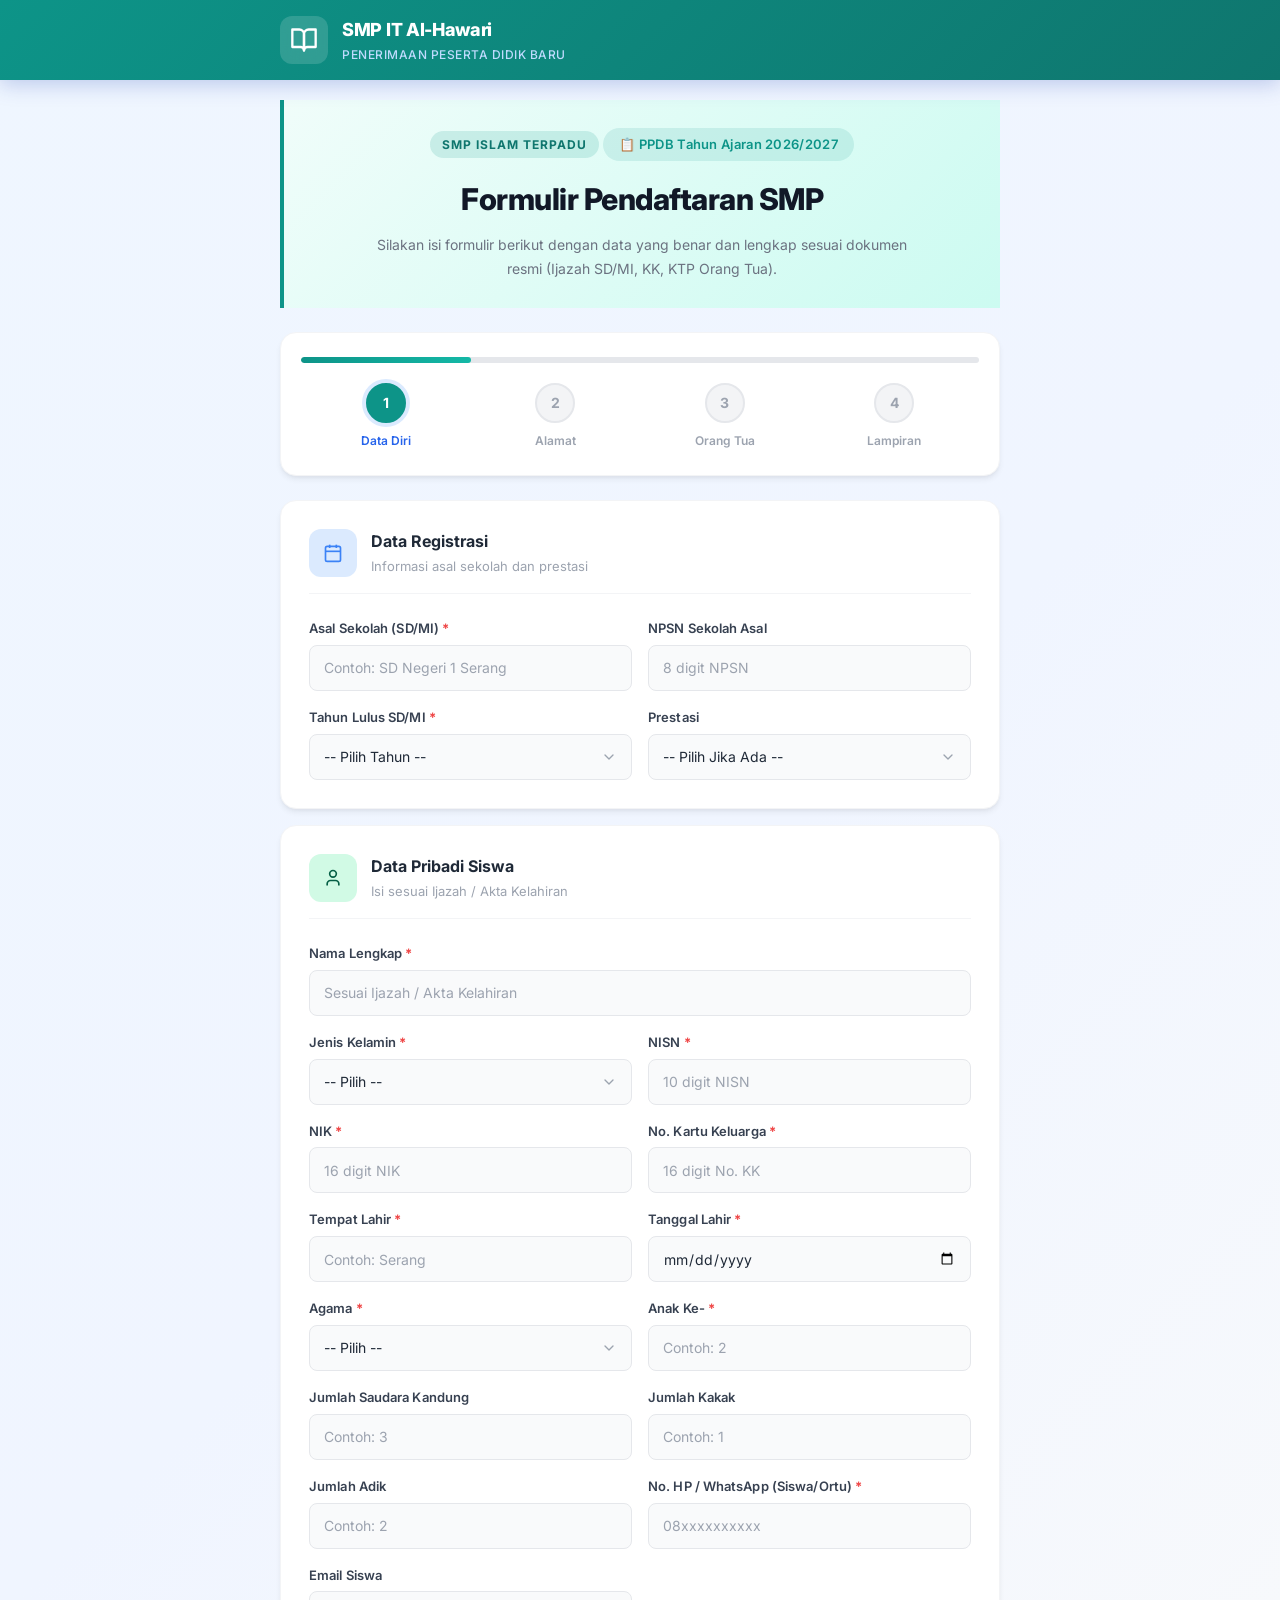
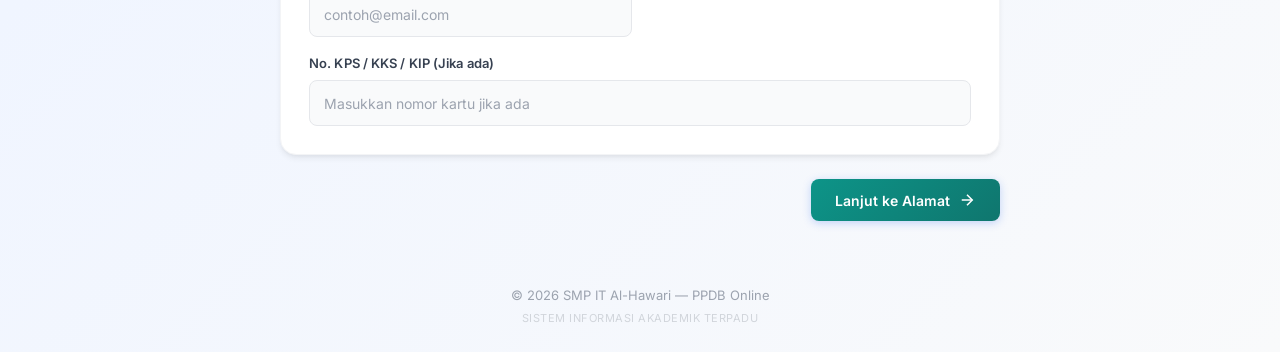
<file: backup-data-lama/smp.html>
<!DOCTYPE html>
<html lang="id">

<head>
  <meta charset="UTF-8" />
  <meta name="viewport" content="width=device-width, initial-scale=1.0" />
  <meta name="description" content="Formulir Pendaftaran Peserta Didik Baru (PPDB) SMP Islam Terpadu Al-Hawari - Sistem pendaftaran online resmi." />
  <title>PPDB Online - SMP Islam Terpadu Al-Hawari</title>

  <!-- Google Fonts -->
  <link rel="preconnect" href="https://fonts.googleapis.com" />
  <link rel="preconnect" href="https://fonts.gstatic.com" crossorigin />
  <link href="https://fonts.googleapis.com/css2?family=Inter:wght@400;500;600;700;800&display=swap" rel="stylesheet" />

  <link rel="stylesheet" href="style.css" />

  <!-- Override warna aksen SMP: hijau teal -->
  <style>
    :root {
      --primary: #0d9488;
      --primary-dark: #0f766e;
      --primary-light: #ccfbf1;
    }
    .header { background: linear-gradient(135deg, #0d9488 0%, #0f766e 100%); }
    .hero   { background: linear-gradient(135deg, #f0fdfa 0%, #ccfbf1 100%); border-left: 4px solid #0d9488; }
    .hero-badge { background: rgba(13,148,136,.12); color: #0d9488; }
    .btn-primary { background: linear-gradient(135deg, #0d9488, #0f766e); }
    .btn-primary:hover { background: linear-gradient(135deg, #0f766e, #115e59); }
    .step-item.active .step-circle { background: #0d9488; border-color: #0d9488; }
    .step-item.completed .step-circle { background: #0d9488; border-color: #0d9488; }
    .progress-fill { background: linear-gradient(90deg, #0d9488, #14b8a6); }
    .section-icon.green { background: #d1fae5; color: #065f46; }
    .school-badge {
      display: inline-block;
      background: rgba(13,148,136,.15);
      color: #0f766e;
      font-size: 0.75rem;
      font-weight: 700;
      padding: 4px 12px;
      border-radius: 20px;
      letter-spacing: 1px;
      text-transform: uppercase;
      margin-bottom: 6px;
    }
  </style>
</head>

<body>

  <!-- HEADER -->
  <header class="header">
    <div class="header-inner">
      <div class="brand">
        <div class="brand-icon">
          <svg xmlns="http://www.w3.org/2000/svg" width="28" height="28" viewBox="0 0 24 24" fill="none"
            stroke="currentColor" stroke-width="2" stroke-linecap="round" stroke-linejoin="round">
            <path d="M2 3h6a4 4 0 0 1 4 4v14a3 3 0 0 0-3-3H2z" />
            <path d="M22 3h-6a4 4 0 0 0-4 4v14a3 3 0 0 1 3-3h7z" />
          </svg>
        </div>
        <div>
          <h1 class="brand-title">SMP IT Al-Hawari</h1>
          <p class="brand-subtitle">Penerimaan Peserta Didik Baru</p>
        </div>
      </div>
    </div>
  </header>

  <!-- MAIN -->
  <main class="main">
    <div class="container">

      <!-- Hero -->
      <section class="hero">
        <span class="school-badge">SMP Islam Terpadu</span>
        <div class="hero-badge">📋 PPDB Tahun Ajaran 2026/2027</div>
        <h2 class="hero-title">Formulir Pendaftaran SMP</h2>
        <p class="hero-desc">Silakan isi formulir berikut dengan data yang benar dan lengkap sesuai dokumen resmi (Ijazah SD/MI, KK, KTP Orang Tua).</p>
      </section>

      <!-- PROGRESS BAR -->
      <div class="progress-container">
        <div class="progress-track">
          <div class="progress-fill" id="progressFill"></div>
        </div>
        <div class="steps-indicator">
          <div class="step-item active" data-step="1">
            <div class="step-circle"><span class="step-number">1</span>
              <svg class="step-check" xmlns="http://www.w3.org/2000/svg" width="16" height="16" viewBox="0 0 24 24" fill="none" stroke="currentColor" stroke-width="3"><polyline points="20 6 9 17 4 12"/></svg>
            </div>
            <span class="step-label">Data Diri</span>
          </div>
          <div class="step-item" data-step="2">
            <div class="step-circle"><span class="step-number">2</span>
              <svg class="step-check" xmlns="http://www.w3.org/2000/svg" width="16" height="16" viewBox="0 0 24 24" fill="none" stroke="currentColor" stroke-width="3"><polyline points="20 6 9 17 4 12"/></svg>
            </div>
            <span class="step-label">Alamat</span>
          </div>
          <div class="step-item" data-step="3">
            <div class="step-circle"><span class="step-number">3</span>
              <svg class="step-check" xmlns="http://www.w3.org/2000/svg" width="16" height="16" viewBox="0 0 24 24" fill="none" stroke="currentColor" stroke-width="3"><polyline points="20 6 9 17 4 12"/></svg>
            </div>
            <span class="step-label">Orang Tua</span>
          </div>
          <div class="step-item" data-step="4">
            <div class="step-circle"><span class="step-number">4</span>
              <svg class="step-check" xmlns="http://www.w3.org/2000/svg" width="16" height="16" viewBox="0 0 24 24" fill="none" stroke="currentColor" stroke-width="3"><polyline points="20 6 9 17 4 12"/></svg>
            </div>
            <span class="step-label">Lampiran</span>
          </div>
        </div>
      </div>

      <!-- FORM -->
      <form id="ppdbFormSMP" autocomplete="off" novalidate>

        <!-- ========== STEP 1: Data Diri ========== -->
        <section class="form-step active" id="step1">

          <!-- Data Asal Sekolah -->
          <div class="card">
            <div class="section-header">
              <div class="section-icon blue">
                <svg xmlns="http://www.w3.org/2000/svg" width="20" height="20" viewBox="0 0 24 24" fill="none" stroke="currentColor" stroke-width="2"><rect width="18" height="18" x="3" y="4" rx="2"/><line x1="16" x2="16" y1="2" y2="6"/><line x1="8" x2="8" y1="2" y2="6"/><line x1="3" x2="21" y1="10" y2="10"/></svg>
              </div>
              <div>
                <h3 class="section-title">Data Registrasi</h3>
                <p class="section-desc">Informasi asal sekolah dan prestasi</p>
              </div>
            </div>
            <div class="form-grid">

              <!-- Asal Sekolah SD/MI -->
              <div class="form-group">
                <label for="asal_sekolah">Asal Sekolah (SD/MI) <span class="required">*</span></label>
                <input type="text" id="asal_sekolah" name="asal_sekolah" placeholder="Contoh: SD Negeri 1 Serang" list="list_sekolah_sd" required />
                <datalist id="list_sekolah_sd"></datalist>
              </div>

              <!-- NPSN Asal -->
              <div class="form-group">
                <label for="npsn_asal">NPSN Sekolah Asal</label>
                <input type="text" id="npsn_asal" name="npsn_asal" placeholder="8 digit NPSN" maxlength="8" inputmode="numeric" />
              </div>

              <!-- Tahun Lulus -->
              <div class="form-group">
                <label for="tahun_lulus">Tahun Lulus SD/MI <span class="required">*</span></label>
                <select id="tahun_lulus" name="tahun_lulus" required>
                  <option value="">-- Pilih Tahun --</option>
                  <option value="2026">2026</option>
                  <option value="2025">2025</option>
                  <option value="2024">2024</option>
                  <option value="2023">2023</option>
                </select>
              </div>

              <!-- Prestasi -->
              <div class="form-group">
                <label for="prestasi">Prestasi</label>
                <select id="prestasi" name="prestasi">
                  <option value="">-- Pilih Jika Ada --</option>
                  <option value="Tidak Ada">Tidak Ada</option>
                  <option value="Juara 1/2/3 Tingkat Kecamatan">Juara 1/2/3 Tingkat Kecamatan</option>
                  <option value="Juara 1/2/3 Tingkat Kabupaten/Kota">Juara 1/2/3 Tingkat Kabupaten/Kota</option>
                  <option value="Juara 1/2/3 Tingkat Provinsi">Juara 1/2/3 Tingkat Provinsi</option>
                  <option value="Juara 1/2/3 Tingkat Nasional">Juara 1/2/3 Tingkat Nasional</option>
                  <option value="Hafidz Qur'an">Hafidz Qur'an</option>
                  <option value="Prestasi Akademik Lainnya">Prestasi Akademik Lainnya</option>
                  <option value="Prestasi Non-Akademik / Olahraga / Seni">Prestasi Non-Akademik / Olahraga / Seni</option>
                </select>
              </div>

            </div>
          </div>

          <!-- Data Pribadi Siswa -->
          <div class="card">
            <div class="section-header">
              <div class="section-icon green">
                <svg xmlns="http://www.w3.org/2000/svg" width="20" height="20" viewBox="0 0 24 24" fill="none" stroke="currentColor" stroke-width="2"><path d="M19 21v-2a4 4 0 0 0-4-4H9a4 4 0 0 0-4 4v2"/><circle cx="12" cy="7" r="4"/></svg>
              </div>
              <div>
                <h3 class="section-title">Data Pribadi Siswa</h3>
                <p class="section-desc">Isi sesuai Ijazah / Akta Kelahiran</p>
              </div>
            </div>
            <div class="form-grid">

              <div class="form-group full">
                <label for="nama_lengkap">Nama Lengkap <span class="required">*</span></label>
                <input type="text" id="nama_lengkap" name="nama_lengkap" placeholder="Sesuai Ijazah / Akta Kelahiran" required />
              </div>

              <div class="form-group">
                <label for="jenis_kelamin">Jenis Kelamin <span class="required">*</span></label>
                <select id="jenis_kelamin" name="jenis_kelamin" required>
                  <option value="">-- Pilih --</option>
                  <option value="Laki-laki">Laki-laki</option>
                  <option value="Perempuan">Perempuan</option>
                </select>
              </div>

              <div class="form-group">
                <label for="nisn">NISN <span class="required">*</span></label>
                <input type="text" id="nisn" name="nisn" placeholder="10 digit NISN" maxlength="10" inputmode="numeric" required />
              </div>

              <div class="form-group">
                <label for="nik">NIK <span class="required">*</span></label>
                <input type="text" id="nik" name="nik" placeholder="16 digit NIK" maxlength="16" inputmode="numeric" required />
              </div>

              <div class="form-group">
                <label for="no_kk">No. Kartu Keluarga <span class="required">*</span></label>
                <input type="text" id="no_kk" name="no_kk" placeholder="16 digit No. KK" maxlength="16" inputmode="numeric" required />
              </div>

              <div class="form-group">
                <label for="tempat_lahir">Tempat Lahir <span class="required">*</span></label>
                <input type="text" id="tempat_lahir" name="tempat_lahir" placeholder="Contoh: Serang" required />
              </div>

              <div class="form-group">
                <label for="tanggal_lahir">Tanggal Lahir <span class="required">*</span></label>
                <input type="date" id="tanggal_lahir" name="tanggal_lahir" required />
              </div>

              <div class="form-group">
                <label for="agama">Agama <span class="required">*</span></label>
                <select id="agama" name="agama" required>
                  <option value="">-- Pilih --</option>
                  <option value="Islam">Islam</option>
                  <option value="Protestan">Protestan</option>
                  <option value="Katolik">Katolik</option>
                  <option value="Hindu">Hindu</option>
                  <option value="Buddha">Buddha</option>
                  <option value="Konghucu">Konghucu</option>
                </select>
              </div>

              <div class="form-group">
                <label for="anak_ke">Anak Ke- <span class="required">*</span></label>
                <input type="number" id="anak_ke" name="anak_ke" placeholder="Contoh: 2" min="1" required />
              </div>

              <div class="form-group">
                <label for="jml_saudara">Jumlah Saudara Kandung</label>
                <input type="number" id="jml_saudara" name="jml_saudara" placeholder="Contoh: 3" min="0" />
              </div>

              <div class="form-group">
                <label for="jml_kakak">Jumlah Kakak</label>
                <input type="number" id="jml_kakak" name="jml_kakak" placeholder="Contoh: 1" min="0" />
              </div>

              <div class="form-group">
                <label for="jml_adik">Jumlah Adik</label>
                <input type="number" id="jml_adik" name="jml_adik" placeholder="Contoh: 2" min="0" />
              </div>

              <div class="form-group">
                <label for="no_hp_siswa">No. HP / WhatsApp (Siswa/Ortu) <span class="required">*</span></label>
                <input type="tel" id="no_hp_siswa" name="no_hp_siswa" placeholder="08xxxxxxxxxx" required />
              </div>

              <div class="form-group">
                <label for="email_siswa">Email Siswa</label>
                <input type="email" id="email_siswa" name="email_siswa" placeholder="contoh@email.com" />
              </div>

              <div class="form-group full">
                <label for="no_kps">No. KPS / KKS / KIP (Jika ada)</label>
                <input type="text" id="no_kps" name="no_kps" placeholder="Masukkan nomor kartu jika ada" />
              </div>

            </div>
          </div>

          <div class="nav-buttons">
            <div></div>
            <button type="button" class="btn btn-primary btn-next" data-next="2">
              Lanjut ke Alamat
              <svg xmlns="http://www.w3.org/2000/svg" width="18" height="18" viewBox="0 0 24 24" fill="none" stroke="currentColor" stroke-width="2"><line x1="5" y1="12" x2="19" y2="12"/><polyline points="12 5 19 12 12 19"/></svg>
            </button>
          </div>
        </section>

        <!-- ========== STEP 2: Alamat ========== -->
        <section class="form-step" id="step2">

          <!-- Geolocation -->
          <div class="card" style="border: 2px solid var(--primary); box-shadow: 0 4px 15px rgba(13,148,136,0.1);">
            <div class="section-header">
              <div class="section-icon red">
                <svg xmlns="http://www.w3.org/2000/svg" width="20" height="20" viewBox="0 0 24 24" fill="none" stroke="currentColor" stroke-width="2"><circle cx="12" cy="12" r="10"/><line x1="2" x2="22" y1="12" y2="12"/><path d="M12 2a15.3 15.3 0 0 1 4 10 15.3 15.3 0 0 1-4 10 15.3 15.3 0 0 1-4-10 15.3 15.3 0 0 1 4-10z"/></svg>
              </div>
              <div>
                <h3 class="section-title">Deteksi Alamat Otomatis</h3>
                <p class="section-desc">Klik tombol di bawah untuk melengkapi alamat secara otomatis menggunakan GPS.</p>
              </div>
            </div>
            <div class="geo-section">
              <div class="form-group full">
                <label for="koordinat">Koordinat (Latitude, Longitude) <span class="required">*</span></label>
                <div class="input-with-btn">
                  <input type="text" id="koordinat" name="koordinat" placeholder="Klik tombol di samping untuk mengambil lokasi..." readonly required />
                  <button type="button" class="btn btn-geo" id="btnGeo">
                    <svg xmlns="http://www.w3.org/2000/svg" width="18" height="18" viewBox="0 0 24 24" fill="none" stroke="currentColor" stroke-width="2"><polygon points="3 11 22 2 13 21 11 13 3 11"/></svg>
                    <span class="geo-text">Ambil Lokasi</span>
                    <span class="geo-spinner" style="display:none;">
                      <svg class="spinner-icon" xmlns="http://www.w3.org/2000/svg" width="18" height="18" viewBox="0 0 24 24" fill="none" stroke="currentColor" stroke-width="2"><path d="M21 12a9 9 0 1 1-6.219-8.56"/></svg>
                    </span>
                  </button>
                </div>
                <small class="geo-status" id="geoStatus"></small>
              </div>
            </div>
          </div>

          <!-- Alamat Rumah -->
          <div class="card">
            <div class="section-header">
              <div class="section-icon orange">
                <svg xmlns="http://www.w3.org/2000/svg" width="20" height="20" viewBox="0 0 24 24" fill="none" stroke="currentColor" stroke-width="2"><path d="M20 10c0 6-8 12-8 12s-8-6-8-12a8 8 0 0 1 16 0Z"/><circle cx="12" cy="10" r="3"/></svg>
              </div>
              <div>
                <h3 class="section-title">Data Alamat &amp; Domisili</h3>
                <p class="section-desc">Mohon cek ulang jika alamat diisi otomatis</p>
              </div>
            </div>
            <div class="form-grid">

              <div class="form-group half">
                <label for="rt">RT <span class="required">*</span></label>
                <input type="text" id="rt" name="rt" placeholder="001" maxlength="3" required />
              </div>
              <div class="form-group half">
                <label for="rw">RW <span class="required">*</span></label>
                <input type="text" id="rw" name="rw" placeholder="002" maxlength="3" required />
              </div>

              <div class="form-group full">
                <label for="dusun">Dusun / Kampung / Jalan</label>
                <input type="text" id="dusun" name="dusun" placeholder="Nama dusun / kampung / nama jalan" />
              </div>

              <div class="form-group half">
                <label for="desa">Desa / Kelurahan <span class="required">*</span></label>
                <input type="text" id="desa" name="desa" placeholder="Nama desa" list="list_desa" required />
                <datalist id="list_desa"></datalist>
              </div>
              <div class="form-group half">
                <label for="kecamatan">Kecamatan <span class="required">*</span></label>
                <input type="text" id="kecamatan" name="kecamatan" placeholder="Nama kecamatan" required />
              </div>
              <div class="form-group half">
                <label for="kabupaten">Kabupaten / Kota <span class="required">*</span></label>
                <input type="text" id="kabupaten" name="kabupaten" placeholder="Nama kabupaten" required />
              </div>
              <div class="form-group half">
                <label for="provinsi">Provinsi <span class="required">*</span></label>
                <input type="text" id="provinsi" name="provinsi" placeholder="Nama provinsi" required />
              </div>
              <div class="form-group half">
                <label for="kode_pos">Kode Pos</label>
                <input type="text" id="kode_pos" name="kode_pos" placeholder="42111" maxlength="5" inputmode="numeric" />
              </div>

              <div class="form-group full">
                <label for="alamat_rumah">Alamat Lengkap <span class="required">*</span></label>
                <textarea id="alamat_rumah" name="alamat_rumah" rows="2"
                  style="width:100%;padding:10px;border:1.5px solid var(--gray-200);border-radius:var(--radius-sm);font-family:'Inter',sans-serif;resize:vertical;background:var(--gray-50);"
                  required></textarea>
              </div>

            </div>
          </div>

          <!-- Detail Domisili -->
          <div class="card">
            <div class="section-header">
              <div class="section-icon purple">
                <svg xmlns="http://www.w3.org/2000/svg" width="20" height="20" viewBox="0 0 24 24" fill="none" stroke="currentColor" stroke-width="2"><path d="m3 9 9-7 9 7v11a2 2 0 0 1-2 2H5a2 2 0 0 1-2-2z"/><polyline points="9 22 9 12 15 12 15 22"/></svg>
              </div>
              <div>
                <h3 class="section-title">Detail Domisili</h3>
                <p class="section-desc">Informasi tempat tinggal &amp; transportasi</p>
              </div>
            </div>
            <div class="form-grid">
              <div class="form-group">
                <label for="jenis_tinggal">Jenis Tempat Tinggal <span class="required">*</span></label>
                <select id="jenis_tinggal" name="jenis_tinggal" required>
                  <option value="">-- Pilih --</option>
                  <option value="Bersama Orang Tua">Bersama Orang Tua</option>
                  <option value="Wali">Wali</option>
                  <option value="Kos">Kos</option>
                  <option value="Asrama">Asrama</option>
                  <option value="Panti Asuhan">Panti Asuhan</option>
                </select>
              </div>
              <div class="form-group">
                <label for="transportasi">Moda Transportasi <span class="required">*</span></label>
                <select id="transportasi" name="transportasi" required>
                  <option value="">-- Pilih --</option>
                  <option value="Jalan Kaki">Jalan Kaki</option>
                  <option value="Kendaraan Pribadi">Kendaraan Pribadi</option>
                  <option value="Kendaraan Umum">Kendaraan Umum / Angkot</option>
                  <option value="Jemputan">Jemputan Sekolah</option>
                  <option value="Diantar Orang Tua">Diantar Orang Tua</option>
                </select>
              </div>
              <div class="form-group">
                <label for="jarak_sekolah">Jarak ke Sekolah <span class="required">*</span></label>
                <select id="jarak_sekolah" name="jarak_sekolah" required>
                  <option value="">-- Pilih --</option>
                  <option value="Kurang dari 1 KM">Kurang dari 1 KM</option>
                  <option value="1-3 KM">1 - 3 KM</option>
                  <option value="3-5 KM">3 - 5 KM</option>
                  <option value="Lebih dari 5 KM">Lebih dari 5 KM</option>
                </select>
              </div>
              <div class="form-group">
                <label for="waktu_tempuh">Waktu Tempuh <span class="required">*</span></label>
                <input type="text" id="waktu_tempuh" name="waktu_tempuh" placeholder="Contoh: 30 Menit" required />
              </div>
            </div>
          </div>

          <div class="nav-buttons">
            <button type="button" class="btn btn-outline btn-prev" data-prev="1">
              <svg xmlns="http://www.w3.org/2000/svg" width="18" height="18" viewBox="0 0 24 24" fill="none" stroke="currentColor" stroke-width="2"><line x1="19" y1="12" x2="5" y2="12"/><polyline points="12 19 5 12 12 5"/></svg>
              Kembali
            </button>
            <button type="button" class="btn btn-primary btn-next" data-next="3">
              Lanjut ke Orang Tua
              <svg xmlns="http://www.w3.org/2000/svg" width="18" height="18" viewBox="0 0 24 24" fill="none" stroke="currentColor" stroke-width="2"><line x1="5" y1="12" x2="19" y2="12"/><polyline points="12 5 19 12 12 19"/></svg>
            </button>
          </div>
        </section>

        <!-- ========== STEP 3: Orang Tua ========== -->
        <section class="form-step" id="step3">

          <!-- Data Ayah -->
          <div class="card">
            <div class="section-header">
              <div class="section-icon blue">
                <svg xmlns="http://www.w3.org/2000/svg" width="20" height="20" viewBox="0 0 24 24" fill="none" stroke="currentColor" stroke-width="2"><path d="M16 21v-2a4 4 0 0 0-4-4H6a4 4 0 0 0-4 4v2"/><circle cx="9" cy="7" r="4"/><path d="M22 21v-2a4 4 0 0 0-3-3.87"/><path d="M16 3.13a4 4 0 0 1 0 7.75"/></svg>
              </div>
              <div>
                <h3 class="section-title">Data Ayah Kandung</h3>
                <p class="section-desc">Informasi identitas ayah</p>
              </div>
            </div>
            <div class="form-grid">
              <div class="form-group full">
                <label for="nama_ayah">Nama Ayah Kandung <span class="required">*</span></label>
                <input type="text" id="nama_ayah" name="nama_ayah" placeholder="Nama lengkap ayah" required />
              </div>
              <div class="form-group">
                <label for="status_ayah">Status Ayah <span class="required">*</span></label>
                <select id="status_ayah" name="status_ayah" required>
                  <option value="Masih Hidup">Masih Hidup</option>
                  <option value="Meninggal">Meninggal</option>
                </select>
              </div>
              <div class="form-group" id="wrap_tahun_meninggal_ayah" style="display:none;">
                <label for="tahun_meninggal_ayah">Tahun Meninggal</label>
                <input type="number" id="tahun_meninggal_ayah" name="tahun_meninggal_ayah" placeholder="Contoh: 2015" />
              </div>
              <div class="form-group">
                <label for="nik_ayah">NIK Ayah <span class="required">*</span></label>
                <input type="text" id="nik_ayah" name="nik_ayah" placeholder="16 digit NIK" maxlength="16" inputmode="numeric" required />
              </div>
              <div class="form-group">
                <label for="tahun_lahir_ayah">Tahun Lahir</label>
                <input type="number" id="tahun_lahir_ayah" name="tahun_lahir_ayah" placeholder="Contoh: 1980" min="1950" max="2010" />
              </div>
              <div class="form-group">
                <label for="pendidikan_ayah">Pendidikan Terakhir <span class="required">*</span></label>
                <select id="pendidikan_ayah" name="pendidikan_ayah" required>
                  <option value="">-- Pilih --</option>
                  <option value="Tidak Sekolah">Tidak Sekolah</option>
                  <option value="SD">SD / Sederajat</option>
                  <option value="SMP">SMP / Sederajat</option>
                  <option value="SMA">SMA / SMK / Sederajat</option>
                  <option value="D3">Diploma (D3)</option>
                  <option value="S1">Sarjana (S1)</option>
                  <option value="S2">Magister (S2)</option>
                  <option value="S3">Doktor (S3)</option>
                </select>
              </div>
              <div class="form-group">
                <label for="pekerjaan_ayah">Pekerjaan <span class="required">*</span></label>
                <select id="pekerjaan_ayah" name="pekerjaan_ayah" class="select-pekerjaan" required>
                  <option value="">-- Pilih --</option>
                  <option value="PNS">PNS</option>
                  <option value="TNI/Polri">TNI / Polri</option>
                  <option value="Karyawan Swasta">Karyawan Swasta</option>
                  <option value="Wiraswasta">Wiraswasta</option>
                  <option value="Pedagang">Pedagang</option>
                  <option value="Petani">Petani</option>
                  <option value="Buruh">Buruh</option>
                  <option value="lainnya">Lainnya (Sebutkan)</option>
                </select>
                <input type="text" class="input-pekerjaan-lainnya" data-for="pekerjaan_ayah" placeholder="Tuliskan pekerjaan..." style="display:none;" />
              </div>
              <div class="form-group">
                <label for="penghasilan_ayah">Penghasilan Bulanan</label>
                <select id="penghasilan_ayah" name="penghasilan_ayah">
                  <option value="">-- Pilih --</option>
                  <option value="Kurang dari 1 Juta">Kurang dari Rp 1.000.000</option>
                  <option value="1-2 Juta">Rp 1.000.000 - Rp 2.000.000</option>
                  <option value="2-5 Juta">Rp 2.000.000 - Rp 5.000.000</option>
                  <option value="Lebih dari 5 Juta">Lebih dari Rp 5.000.000</option>
                </select>
              </div>
              <div class="form-group">
                <label for="no_hp_ayah">No. HP / WhatsApp Ayah <span class="required">*</span></label>
                <input type="tel" id="no_hp_ayah" name="no_hp_ayah" placeholder="08xxxxxxxxxx" required />
              </div>
            </div>
          </div>

          <!-- Data Ibu -->
          <div class="card">
            <div class="section-header">
              <div class="section-icon pink">
                <svg xmlns="http://www.w3.org/2000/svg" width="20" height="20" viewBox="0 0 24 24" fill="none" stroke="currentColor" stroke-width="2"><path d="M16 21v-2a4 4 0 0 0-4-4H6a4 4 0 0 0-4 4v2"/><circle cx="9" cy="7" r="4"/><path d="M22 21v-2a4 4 0 0 0-3-3.87"/><path d="M16 3.13a4 4 0 0 1 0 7.75"/></svg>
              </div>
              <div>
                <h3 class="section-title">Data Ibu Kandung</h3>
                <p class="section-desc">Informasi identitas ibu</p>
              </div>
            </div>
            <div class="form-grid">
              <div class="form-group full">
                <label for="nama_ibu">Nama Ibu Kandung <span class="required">*</span></label>
                <input type="text" id="nama_ibu" name="nama_ibu" placeholder="Nama lengkap ibu" required />
              </div>
              <div class="form-group">
                <label for="status_ibu">Status Ibu <span class="required">*</span></label>
                <select id="status_ibu" name="status_ibu" required>
                  <option value="Masih Hidup">Masih Hidup</option>
                  <option value="Meninggal">Meninggal</option>
                </select>
              </div>
              <div class="form-group" id="wrap_tahun_meninggal_ibu" style="display:none;">
                <label for="tahun_meninggal_ibu">Tahun Meninggal</label>
                <input type="number" id="tahun_meninggal_ibu" name="tahun_meninggal_ibu" placeholder="Contoh: 2018" />
              </div>
              <div class="form-group">
                <label for="nik_ibu">NIK Ibu <span class="required">*</span></label>
                <input type="text" id="nik_ibu" name="nik_ibu" placeholder="16 digit NIK" maxlength="16" inputmode="numeric" required />
              </div>
              <div class="form-group">
                <label for="tahun_lahir_ibu">Tahun Lahir</label>
                <input type="number" id="tahun_lahir_ibu" name="tahun_lahir_ibu" placeholder="Contoh: 1982" min="1950" max="2010" />
              </div>
              <div class="form-group">
                <label for="pendidikan_ibu">Pendidikan Terakhir <span class="required">*</span></label>
                <select id="pendidikan_ibu" name="pendidikan_ibu" required>
                  <option value="">-- Pilih --</option>
                  <option value="Tidak Sekolah">Tidak Sekolah</option>
                  <option value="SD">SD / Sederajat</option>
                  <option value="SMP">SMP / Sederajat</option>
                  <option value="SMA">SMA / SMK / Sederajat</option>
                  <option value="D3">Diploma (D3)</option>
                  <option value="S1">Sarjana (S1)</option>
                  <option value="S2">Magister (S2)</option>
                  <option value="S3">Doktor (S3)</option>
                </select>
              </div>
              <div class="form-group">
                <label for="pekerjaan_ibu">Pekerjaan <span class="required">*</span></label>
                <select id="pekerjaan_ibu" name="pekerjaan_ibu" class="select-pekerjaan" required>
                  <option value="">-- Pilih --</option>
                  <option value="PNS">PNS</option>
                  <option value="TNI/Polri">TNI / Polri</option>
                  <option value="Karyawan Swasta">Karyawan Swasta</option>
                  <option value="Wiraswasta">Wiraswasta</option>
                  <option value="Pedagang">Pedagang</option>
                  <option value="Petani">Petani</option>
                  <option value="Buruh">Buruh</option>
                  <option value="Ibu Rumah Tangga">Ibu Rumah Tangga</option>
                  <option value="lainnya">Lainnya (Sebutkan)</option>
                </select>
                <input type="text" class="input-pekerjaan-lainnya" data-for="pekerjaan_ibu" placeholder="Tuliskan pekerjaan..." style="display:none;" />
              </div>
              <div class="form-group">
                <label for="penghasilan_ibu">Penghasilan Bulanan</label>
                <select id="penghasilan_ibu" name="penghasilan_ibu">
                  <option value="">-- Pilih --</option>
                  <option value="Kurang dari 1 Juta">Kurang dari Rp 1.000.000</option>
                  <option value="1-2 Juta">Rp 1.000.000 - Rp 2.000.000</option>
                  <option value="2-5 Juta">Rp 2.000.000 - Rp 5.000.000</option>
                  <option value="Lebih dari 5 Juta">Lebih dari Rp 5.000.000</option>
                </select>
              </div>
              <div class="form-group">
                <label for="no_hp_ibu">No. HP / WhatsApp Ibu <span class="required">*</span></label>
                <input type="tel" id="no_hp_ibu" name="no_hp_ibu" placeholder="08xxxxxxxxxx" required />
              </div>

              <!-- Alamat Ortu -->
              <div class="form-group full">
                <label style="display:flex;align-items:center;gap:8px;">
                  <input type="checkbox" id="alamat_ortu_sama" name="alamat_ortu_sama" value="Ya" checked style="width:16px;height:16px;margin:0;" />
                  Alamat Orang Tua sama dengan Siswa
                </label>
              </div>
              <div class="form-group full" id="wrap_alamat_ortu" style="display:none;">
                <label for="alamat_ortu">Detail Alamat Orang Tua <span class="required">*</span></label>
                <textarea id="alamat_ortu" name="alamat_ortu" rows="3"
                  style="width:100%;padding:10px;border:1.5px solid var(--gray-200);border-radius:var(--radius-sm);font-family:'Inter',sans-serif;resize:vertical;"
                  placeholder="Jln, RT/RW, Dusun, Desa/Kelurahan, Kecamatan, Kabupaten"></textarea>
              </div>
            </div>
          </div>

          <!-- Data Wali (Opsional) -->
          <div class="card">
            <div class="section-header">
              <div class="section-icon teal">
                <svg xmlns="http://www.w3.org/2000/svg" width="20" height="20" viewBox="0 0 24 24" fill="none" stroke="currentColor" stroke-width="2"><path d="M19 21v-2a4 4 0 0 0-4-4H9a4 4 0 0 0-4 4v2"/><circle cx="12" cy="7" r="4"/></svg>
              </div>
              <div>
                <h3 class="section-title">Data Wali <span class="optional-badge">Opsional</span></h3>
                <p class="section-desc">Diisi jika tidak tinggal bersama orang tua</p>
              </div>
            </div>
            <div class="form-grid">
              <!-- Opsi Salin Cepat -->
              <div class="form-group full">
                <label for="opsi_salin_wali">Opsi Isi Data Cepat</label>
                <select id="opsi_salin_wali" name="opsi_salin_wali" style="background:var(--gray-50);border-color:var(--teal,#0d9488);">
                  <option value="">-- Ketik Manual / Kosongkan --</option>
                  <option value="ayah">Salin dari Data Ayah</option>
                  <option value="ibu">Salin dari Data Ibu</option>
                </select>
              </div>
              <div class="form-group full">
                <label for="nama_wali">Nama Wali</label>
                <input type="text" id="nama_wali" name="nama_wali" placeholder="Nama lengkap wali" />
              </div>
              <div class="form-group">
                <label for="nik_wali">NIK Wali</label>
                <input type="text" id="nik_wali" name="nik_wali" placeholder="16 digit NIK" maxlength="16" inputmode="numeric" />
              </div>
              <div class="form-group">
                <label for="tahun_lahir_wali">Tahun Lahir</label>
                <input type="number" id="tahun_lahir_wali" name="tahun_lahir_wali" placeholder="Contoh: 1975" min="1950" max="2010" />
              </div>
              <div class="form-group">
                <label for="pendidikan_wali">Pendidikan Terakhir</label>
                <select id="pendidikan_wali" name="pendidikan_wali">
                  <option value="">-- Pilih --</option>
                  <option value="Tidak Sekolah">Tidak Sekolah</option>
                  <option value="SD">SD / Sederajat</option>
                  <option value="SMP">SMP / Sederajat</option>
                  <option value="SMA">SMA / SMK / Sederajat</option>
                  <option value="D3">Diploma (D3)</option>
                  <option value="S1">Sarjana (S1)</option>
                  <option value="S2">Magister (S2)</option>
                  <option value="S3">Doktor (S3)</option>
                </select>
              </div>
              <div class="form-group">
                <label for="pekerjaan_wali">Pekerjaan</label>
                <select id="pekerjaan_wali" name="pekerjaan_wali" class="select-pekerjaan">
                  <option value="">-- Pilih --</option>
                  <option value="PNS">PNS</option>
                  <option value="TNI/Polri">TNI / Polri</option>
                  <option value="Karyawan Swasta">Karyawan Swasta</option>
                  <option value="Wiraswasta">Wiraswasta</option>
                  <option value="Pedagang">Pedagang</option>
                  <option value="Petani">Petani</option>
                  <option value="Buruh">Buruh</option>
                  <option value="lainnya">Lainnya (Sebutkan)</option>
                </select>
                <input type="text" class="input-pekerjaan-lainnya" data-for="pekerjaan_wali" placeholder="Tuliskan pekerjaan..." style="display:none;" />
              </div>
              <div class="form-group">
                <label for="penghasilan_wali">Penghasilan Bulanan</label>
                <select id="penghasilan_wali" name="penghasilan_wali">
                  <option value="">-- Pilih --</option>
                  <option value="Kurang dari 1 Juta">Kurang dari Rp 1.000.000</option>
                  <option value="1-2 Juta">Rp 1.000.000 - Rp 2.000.000</option>
                  <option value="2-5 Juta">Rp 2.000.000 - Rp 5.000.000</option>
                  <option value="Lebih dari 5 Juta">Lebih dari Rp 5.000.000</option>
                </select>
              </div>
              <div class="form-group">
                <label for="no_hp_wali">No. HP / WhatsApp Wali</label>
                <input type="tel" id="no_hp_wali" name="no_hp_wali" placeholder="08xxxxxxxxxx" />
              </div>
            </div>
          </div>

          <!-- Data Fisik + Info Tambahan -->
          <div class="card">
            <div class="section-header">
              <div class="section-icon green">
                <svg xmlns="http://www.w3.org/2000/svg" width="20" height="20" viewBox="0 0 24 24" fill="none" stroke="currentColor" stroke-width="2"><path d="M22 12h-4l-3 9L9 3l-3 9H2"/></svg>
              </div>
              <div>
                <h3 class="section-title">Data Fisik &amp; Info Tambahan <span class="optional-badge">Opsional</span></h3>
                <p class="section-desc">Informasi kesehatan dan alasan mendaftar</p>
              </div>
            </div>
            <div class="form-grid">
              <div class="form-group half">
                <label for="tinggi_badan">Tinggi Badan (cm)</label>
                <input type="number" id="tinggi_badan" name="tinggi_badan" placeholder="140" min="80" max="220" />
              </div>
              <div class="form-group half">
                <label for="berat_badan">Berat Badan (kg)</label>
                <input type="number" id="berat_badan" name="berat_badan" placeholder="40" min="10" max="200" />
              </div>
              <div class="form-group">
                <label for="gol_darah">Golongan Darah</label>
                <select id="gol_darah" name="gol_darah">
                  <option value="">-- Pilih --</option>
                  <option value="A">A</option>
                  <option value="B">B</option>
                  <option value="AB">AB</option>
                  <option value="O">O</option>
                </select>
              </div>
              <div class="form-group full">
                <label for="riwayat_penyakit">Riwayat Penyakit</label>
                <input type="text" id="riwayat_penyakit" name="riwayat_penyakit" placeholder="Tuliskan jika ada riwayat penyakit serius" />
              </div>
              <div class="form-group full">
                <label for="alasan_memilih">Kenapa Memilih SMP IT Al-Hawari? <span class="required">*</span></label>
                <select id="alasan_memilih" name="alasan_memilih" class="select-lainnya" required>
                  <option value="">-- Pilih Alasan Utama --</option>
                  <option value="Teman">Ajakan / Info dari Teman</option>
                  <option value="Alumni">Saran dari Alumni</option>
                  <option value="Kabar Berita">Brosur / Selebaran</option>
                  <option value="Tetangga">Informasi dari Tetangga</option>
                  <option value="Saudara">Keluarga / Saudara</option>
                  <option value="Sosial Media">Sosial Media (Facebook, Instagram, dll)</option>
                  <option value="lainnya">Lainnya (Sebutkan)</option>
                </select>
                <input type="text" class="input-lainnya-text" data-for="alasan_memilih" placeholder="Sebutkan alasan lainnya..." style="display:none;margin-top:10px;" />
              </div>
            </div>
          </div>

          <div class="nav-buttons">
            <button type="button" class="btn btn-outline btn-prev" data-prev="2">
              <svg xmlns="http://www.w3.org/2000/svg" width="18" height="18" viewBox="0 0 24 24" fill="none" stroke="currentColor" stroke-width="2"><line x1="19" y1="12" x2="5" y2="12"/><polyline points="12 19 5 12 12 5"/></svg>
              Kembali
            </button>
            <button type="button" class="btn btn-primary btn-next" data-next="4">
              Lanjut ke Lampiran
              <svg xmlns="http://www.w3.org/2000/svg" width="18" height="18" viewBox="0 0 24 24" fill="none" stroke="currentColor" stroke-width="2"><line x1="5" y1="12" x2="19" y2="12"/><polyline points="12 5 19 12 12 19"/></svg>
            </button>
          </div>
        </section>

        <!-- ========== STEP 4: Lampiran ========== -->
        <section class="form-step" id="step4">
          <div class="card">
            <div class="section-header">
              <div class="section-icon indigo" style="color:white;background:var(--primary);">
                <svg xmlns="http://www.w3.org/2000/svg" width="20" height="20" viewBox="0 0 24 24" fill="none" stroke="currentColor" stroke-width="2"><path d="M14 2H6a2 2 0 0 0-2 2v16a2 2 0 0 0 2 2h12a2 2 0 0 0 2-2V8z"/><polyline points="14 2 14 8 20 8"/></svg>
              </div>
              <div>
                <h3 class="section-title">Upload Dokumen Lampiran</h3>
                <p class="section-desc">Upload file dalam format gambar (JPG, PNG) atau PDF. Maks 5MB per file.</p>
              </div>
            </div>
            <div class="form-grid">

              <!-- 1. Ijazah SD/MI -->
              <div class="form-group">
                <label for="fileIjazah">1. Ijazah SD/MI/Sederajat <span class="required">*</span></label>
                <p style="font-size:0.75rem;color:var(--gray-400,#9ca3af);margin:2px 0 6px;">2 lembar — photo copy &amp; legalisir kepala sekolah asal</p>
                <div class="file-upload-wrapper">
                  <input type="file" id="fileIjazah" name="fileIjazah" accept="image/*,.pdf" required class="file-input" />
                  <label for="fileIjazah" class="file-upload-label">
                    <svg xmlns="http://www.w3.org/2000/svg" width="20" height="20" viewBox="0 0 24 24" fill="none" stroke="currentColor" stroke-width="2"><path d="M21 15v4a2 2 0 0 1-2 2H5a2 2 0 0 1-2-2v-4"/><polyline points="17 8 12 3 7 8"/><line x1="12" y1="3" x2="12" y2="15"/></svg>
                    <span class="file-upload-text">Pilih File Ijazah</span>
                    <span class="file-upload-name" id="nameIjazah">Belum ada file dipilih</span>
                  </label>
                </div>
              </div>

              <!-- 2. SHUS/M -->
              <div class="form-group">
                <label for="fileSHUSM">2. SHUS/M (Surat Hasil US/M) <span class="required">*</span></label>
                <p style="font-size:0.75rem;color:var(--gray-400,#9ca3af);margin:2px 0 6px;">2 lembar — photo copy &amp; legalisir kepala sekolah asal</p>
                <div class="file-upload-wrapper">
                  <input type="file" id="fileSHUSM" name="fileSHUSM" accept="image/*,.pdf" required class="file-input" />
                  <label for="fileSHUSM" class="file-upload-label">
                    <svg xmlns="http://www.w3.org/2000/svg" width="20" height="20" viewBox="0 0 24 24" fill="none" stroke="currentColor" stroke-width="2"><path d="M21 15v4a2 2 0 0 1-2 2H5a2 2 0 0 1-2-2v-4"/><polyline points="17 8 12 3 7 8"/><line x1="12" y1="3" x2="12" y2="15"/></svg>
                    <span class="file-upload-text">Pilih File SHUS/M</span>
                    <span class="file-upload-name" id="nameSHUSM">Belum ada file dipilih</span>
                  </label>
                </div>
              </div>

              <!-- 3. Pas Photo -->
              <div class="form-group">
                <label for="filePhoto">3. Pas Photo 3x4 cm <span class="required">*</span></label>
                <p style="font-size:0.75rem;color:var(--gray-400,#9ca3af);margin:2px 0 6px;">4 lembar — berwarna / hitam putih</p>
                <div class="file-upload-wrapper">
                  <input type="file" id="filePhoto" name="filePhoto" accept="image/*" required class="file-input" />
                  <label for="filePhoto" class="file-upload-label">
                    <svg xmlns="http://www.w3.org/2000/svg" width="20" height="20" viewBox="0 0 24 24" fill="none" stroke="currentColor" stroke-width="2"><rect x="3" y="3" width="18" height="18" rx="2"/><circle cx="8.5" cy="8.5" r="1.5"/><polyline points="21 15 16 10 5 21"/></svg>
                    <span class="file-upload-text">Pilih Pas Photo</span>
                    <span class="file-upload-name" id="namePhoto">Belum ada file dipilih</span>
                  </label>
                </div>
              </div>

              <!-- 4. KK -->
              <div class="form-group">
                <label for="fileKK">4. Kartu Keluarga (KK) <span class="required">*</span></label>
                <p style="font-size:0.75rem;color:var(--gray-400,#9ca3af);margin:2px 0 6px;">2 lembar — photo copy</p>
                <div class="file-upload-wrapper">
                  <input type="file" id="fileKK" name="fileKK" accept="image/*,.pdf" required class="file-input" />
                  <label for="fileKK" class="file-upload-label">
                    <svg xmlns="http://www.w3.org/2000/svg" width="20" height="20" viewBox="0 0 24 24" fill="none" stroke="currentColor" stroke-width="2"><path d="M21 15v4a2 2 0 0 1-2 2H5a2 2 0 0 1-2-2v-4"/><polyline points="17 8 12 3 7 8"/><line x1="12" y1="3" x2="12" y2="15"/></svg>
                    <span class="file-upload-text">Pilih File KK</span>
                    <span class="file-upload-name" id="nameKK">Belum ada file dipilih</span>
                  </label>
                </div>
              </div>

              <!-- 5. KTP -->
              <div class="form-group">
                <label for="fileKTP">5. KTP Orang Tua <span class="required">*</span></label>
                <p style="font-size:0.75rem;color:var(--gray-400,#9ca3af);margin:2px 0 6px;">2 lembar — photo copy</p>
                <div class="file-upload-wrapper">
                  <input type="file" id="fileKTP" name="fileKTP" accept="image/*,.pdf" required class="file-input" />
                  <label for="fileKTP" class="file-upload-label">
                    <svg xmlns="http://www.w3.org/2000/svg" width="20" height="20" viewBox="0 0 24 24" fill="none" stroke="currentColor" stroke-width="2"><path d="M21 15v4a2 2 0 0 1-2 2H5a2 2 0 0 1-2-2v-4"/><polyline points="17 8 12 3 7 8"/><line x1="12" y1="3" x2="12" y2="15"/></svg>
                    <span class="file-upload-text">Pilih File KTP</span>
                    <span class="file-upload-name" id="nameKTP">Belum ada file dipilih</span>
                  </label>
                </div>
              </div>

              <!-- 6. Akta Kelahiran/Komsen -->
              <div class="form-group">
                <label for="fileAkta">6. Akta Kelahiran / Komsen <span class="required">*</span></label>
                <p style="font-size:0.75rem;color:var(--gray-400,#9ca3af);margin:2px 0 6px;">2 lembar — photo copy</p>
                <div class="file-upload-wrapper">
                  <input type="file" id="fileAkta" name="fileAkta" accept="image/*,.pdf" required class="file-input" />
                  <label for="fileAkta" class="file-upload-label">
                    <svg xmlns="http://www.w3.org/2000/svg" width="20" height="20" viewBox="0 0 24 24" fill="none" stroke="currentColor" stroke-width="2"><path d="M21 15v4a2 2 0 0 1-2 2H5a2 2 0 0 1-2-2v-4"/><polyline points="17 8 12 3 7 8"/><line x1="12" y1="3" x2="12" y2="15"/></svg>
                    <span class="file-upload-text">Pilih File Akta/Komsen</span>
                    <span class="file-upload-name" id="nameAkta">Belum ada file dipilih</span>
                  </label>
                </div>
              </div>

              <!-- 7. KIP/KIS/KPS/KKS Opsional -->
              <div class="form-group">
                <label for="fileKIP">7. KIP / KIS / KPS / KKS <span class="optional-badge">Jika Menerima</span></label>
                <p style="font-size:0.75rem;color:var(--gray-400,#9ca3af);margin:2px 0 6px;">2 lembar — photo copy (jika memiliki)</p>
                <div class="file-upload-wrapper">
                  <input type="file" id="fileKIP" name="fileKIP" accept="image/*,.pdf" class="file-input" />
                  <label for="fileKIP" class="file-upload-label">
                    <svg xmlns="http://www.w3.org/2000/svg" width="20" height="20" viewBox="0 0 24 24" fill="none" stroke="currentColor" stroke-width="2"><path d="M21 15v4a2 2 0 0 1-2 2H5a2 2 0 0 1-2-2v-4"/><polyline points="17 8 12 3 7 8"/><line x1="12" y1="3" x2="12" y2="15"/></svg>
                    <span class="file-upload-text">Pilih File KIP/KIS/KPS/KKS</span>
                    <span class="file-upload-name" id="nameKIP">Belum ada file dipilih</span>
                  </label>
                </div>
              </div>

            </div>
          </div>

          <!-- Info Box Persyaratan -->
          <div class="card" style="background:linear-gradient(135deg,#f0fdfa,#ccfbf1);border:1.5px solid #5eead4;">
            <p style="margin:0 0 10px;font-size:.875rem;color:#0f766e;font-weight:700;">📋 Persyaratan Lampiran (sesuai formulir pendaftaran SMP):</p>
            <ol style="margin:0;padding-left:20px;font-size:.82rem;color:#0f766e;line-height:2;">
              <li>Ijazah SD/MI/Sederajat — 2 lembar (photo copy &amp; legalisir kepala sekolah)</li>
              <li>SHUS/M (Surat Hasil US/M) — 2 lembar (photo copy &amp; legalisir kepala sekolah)</li>
              <li>Pas Photo 3x4 cm — 4 lembar (berwarna / hitam putih)</li>
              <li>Kartu Keluarga (KK) — 2 lembar (photo copy)</li>
              <li>KTP Orang Tua — 2 lembar (photo copy)</li>
              <li>Akta Kelahiran / Komsen — 2 lembar (photo copy)</li>
              <li>KIP / KIS / KPS / KKS — 2 lembar <em>(jika menerima)</em></li>
            </ol>
            <p style="margin:10px 0 0;font-size:.8rem;color:#0f766e;">⚠️ Semua berkas fisik dimasukkan ke dalam <strong>MAP WARNA BIRU</strong>. Foto/scan yang diupload harus jelas dan tidak terpotong.</p>
          </div>

          <div class="nav-buttons">
            <button type="button" class="btn btn-outline btn-prev" data-prev="3">
              <svg xmlns="http://www.w3.org/2000/svg" width="18" height="18" viewBox="0 0 24 24" fill="none" stroke="currentColor" stroke-width="2"><line x1="19" y1="12" x2="5" y2="12"/><polyline points="12 19 5 12 12 5"/></svg>
              Kembali
            </button>
            <button type="submit" class="btn btn-success btn-submit" id="btnSubmit">
              <svg class="submit-icon" xmlns="http://www.w3.org/2000/svg" width="18" height="18" viewBox="0 0 24 24" fill="none" stroke="currentColor" stroke-width="2"><path d="M22 2 11 13"/><path d="m22 2-7 20-4-9-9-4z"/></svg>
              <span class="submit-text">Kirim Pendaftaran</span>
              <span class="submit-loading" style="display:none;">
                <svg class="spinner-icon" xmlns="http://www.w3.org/2000/svg" width="18" height="18" viewBox="0 0 24 24" fill="none" stroke="currentColor" stroke-width="2"><path d="M21 12a9 9 0 1 1-6.219-8.56"/></svg>
                Mengirim...
              </span>
            </button>
          </div>
        </section>

      </form>
    </div>
  </main>

  <!-- FOOTER -->
  <footer class="footer">
    <p>&copy; 2026 SMP IT Al-Hawari — PPDB Online</p>
    <p class="footer-sub">Sistem Informasi Akademik Terpadu</p>
  </footer>

  <!-- NOTIFICATION POPUP -->
  <div class="notification-overlay" id="notifOverlay">
    <div class="notification-card">
      <div class="notif-icon-wrap">
        <svg xmlns="http://www.w3.org/2000/svg" width="48" height="48" viewBox="0 0 24 24" fill="none" stroke="currentColor" stroke-width="2"><path d="M22 11.08V12a10 10 0 1 1-5.93-9.14"/><polyline points="22 4 12 14.01 9 11.01"/></svg>
      </div>
      <h3 class="notif-title">Pendaftaran Berhasil! 🎉</h3>
      <p class="notif-message">Data pendaftaran SMP Anda telah berhasil dikirim. Tim kami akan segera memproses data Anda.</p>
      <button class="btn btn-primary notif-close" id="btnNotifClose">Tutup</button>
    </div>
  </div>

  <!-- TOAST -->
  <div class="toast" id="toast">
    <div class="toast-icon">
      <svg xmlns="http://www.w3.org/2000/svg" width="20" height="20" viewBox="0 0 24 24" fill="none" stroke="currentColor" stroke-width="2"><circle cx="12" cy="12" r="10"/><line x1="12" x2="12" y1="8" y2="12"/><line x1="12" x2="12.01" y1="16" y2="16"/></svg>
    </div>
    <span class="toast-message" id="toastMessage">Pesan notifikasi.</span>
  </div>

  <!-- DEV: Tombol Dummy Data (Hapus saat production) -->
  <button type="button" class="btn-dummy" id="btnDummy" title="Isi Data Dummy untuk Testing (Alt+P)">
    🎲 Dummy
  </button>

  <script src="script-smp.js"></script>
</body>

</html>
</file>
<file: backup-data-lama/style.css>
/* ============================================================
   PPDB Online - SMK IT Al-Hawari
   style.css — Clean, Modern, Mobile-first Design
   Tema: Dominan Biru & Putih (IT School Identity)
   ============================================================ */

/* ===================== CSS VARIABLES ===================== */
:root {
  /* Primary Palette — Blue */
  --primary-50: #eff6ff;
  --primary-100: #dbeafe;
  --primary-200: #bfdbfe;
  --primary-300: #93c5fd;
  --primary-400: #60a5fa;
  --primary-500: #3b82f6;
  --primary-600: #2563eb;
  --primary-700: #1d4ed8;
  --primary-800: #1e40af;
  --primary-900: #1e3a8a;

  /* Success */
  --success-500: #22c55e;
  --success-600: #16a34a;
  --success-700: #15803d;

  /* Danger */
  --danger-500: #ef4444;
  --danger-600: #dc2626;

  /* Neutrals */
  --gray-50: #f9fafb;
  --gray-100: #f3f4f6;
  --gray-200: #e5e7eb;
  --gray-300: #d1d5db;
  --gray-400: #9ca3af;
  --gray-500: #6b7280;
  --gray-600: #4b5563;
  --gray-700: #374151;
  --gray-800: #1f2937;
  --gray-900: #111827;

  /* Accent Colors for Section Icons */
  --blue-accent: #3b82f6;
  --green-accent: #22c55e;
  --orange-accent: #f59e0b;
  --red-accent: #ef4444;
  --purple-accent: #8b5cf6;
  --pink-accent: #ec4899;
  --teal-accent: #14b8a6;

  /* Shadows */
  --shadow-sm: 0 1px 2px rgba(0, 0, 0, 0.05);
  --shadow-md: 0 4px 6px -1px rgba(0, 0, 0, 0.07), 0 2px 4px -2px rgba(0, 0, 0, 0.05);
  --shadow-lg: 0 10px 15px -3px rgba(0, 0, 0, 0.08), 0 4px 6px -4px rgba(0, 0, 0, 0.05);
  --shadow-xl: 0 20px 25px -5px rgba(0, 0, 0, 0.08), 0 8px 10px -6px rgba(0, 0, 0, 0.04);

  /* Radius */
  --radius-sm: 8px;
  --radius-md: 12px;
  --radius-lg: 16px;
  --radius-xl: 20px;
  --radius-full: 9999px;

  /* Transition */
  --transition: 0.2s cubic-bezier(0.4, 0, 0.2, 1);
}

/* ===================== RESET & BASE ===================== */
*,
*::before,
*::after {
  box-sizing: border-box;
  margin: 0;
  padding: 0;
}

html {
  scroll-behavior: smooth;
  -webkit-text-size-adjust: 100%;
}

body {
  font-family: 'Inter', -apple-system, BlinkMacSystemFont, 'Segoe UI', Roboto, sans-serif;
  font-size: 15px;
  line-height: 1.6;
  color: var(--gray-800);
  background: linear-gradient(135deg, var(--primary-50) 0%, #f0f5ff 50%, var(--gray-50) 100%);
  min-height: 100vh;
}

/* ===================== HEADER ===================== */
.header {
  background: linear-gradient(135deg, var(--primary-700) 0%, var(--primary-900) 100%);
  padding: 16px 20px;
  position: sticky;
  top: 0;
  z-index: 100;
  box-shadow: 0 4px 20px rgba(30, 64, 175, 0.25);
}

.header-inner {
  max-width: 720px;
  margin: 0 auto;
}

.brand {
  display: flex;
  align-items: center;
  gap: 14px;
}

.brand-icon {
  width: 48px;
  height: 48px;
  background: rgba(255, 255, 255, 0.15);
  backdrop-filter: blur(8px);
  border-radius: var(--radius-md);
  display: flex;
  align-items: center;
  justify-content: center;
  color: white;
  flex-shrink: 0;
}

.brand-title {
  font-size: 18px;
  font-weight: 800;
  color: white;
  letter-spacing: -0.3px;
}

.brand-subtitle {
  font-size: 12px;
  color: var(--primary-200);
  font-weight: 500;
  letter-spacing: 0.5px;
  text-transform: uppercase;
}

/* ===================== MAIN ===================== */
.main {
  padding: 20px 16px 40px;
}

.container {
  max-width: 720px;
  margin: 0 auto;
}

/* ===================== HERO ===================== */
.hero {
  text-align: center;
  padding: 28px 20px;
  margin-bottom: 24px;
}

.hero-badge {
  display: inline-block;
  background: var(--primary-100);
  color: var(--primary-700);
  font-size: 13px;
  font-weight: 600;
  padding: 6px 16px;
  border-radius: var(--radius-full);
  margin-bottom: 14px;
  letter-spacing: 0.3px;
}

.hero-title {
  font-size: 26px;
  font-weight: 800;
  color: var(--gray-900);
  letter-spacing: -0.5px;
  margin-bottom: 10px;
}

.hero-desc {
  font-size: 14px;
  color: var(--gray-500);
  max-width: 540px;
  margin: 0 auto;
  line-height: 1.7;
}

/* ===================== PROGRESS BAR ===================== */
.progress-container {
  background: white;
  border-radius: var(--radius-lg);
  padding: 24px 20px;
  margin-bottom: 24px;
  box-shadow: var(--shadow-md);
  border: 1px solid var(--gray-100);
}

.progress-track {
  height: 6px;
  background: var(--gray-200);
  border-radius: var(--radius-full);
  overflow: hidden;
  margin-bottom: 20px;
}

.progress-fill {
  height: 100%;
  width: 33.33%;
  background: linear-gradient(90deg, var(--primary-500), var(--primary-600));
  border-radius: var(--radius-full);
  transition: width 0.5s cubic-bezier(0.4, 0, 0.2, 1);
}

.steps-indicator {
  display: flex;
  justify-content: space-between;
  position: relative;
}

.step-item {
  display: flex;
  flex-direction: column;
  align-items: center;
  gap: 8px;
  flex: 1;
}

.step-circle {
  width: 40px;
  height: 40px;
  border-radius: 50%;
  display: flex;
  align-items: center;
  justify-content: center;
  font-size: 14px;
  font-weight: 700;
  background: var(--gray-100);
  color: var(--gray-400);
  border: 2px solid var(--gray-200);
  transition: all 0.3s ease;
  position: relative;
}

.step-check {
  display: none;
}

.step-number {
  display: block;
}

/* Active step */
.step-item.active .step-circle {
  background: var(--primary-500);
  color: white;
  border-color: var(--primary-500);
  box-shadow: 0 0 0 4px var(--primary-100);
}

/* Completed step */
.step-item.completed .step-circle {
  background: var(--success-500);
  color: white;
  border-color: var(--success-500);
  box-shadow: none;
}

.step-item.completed .step-check {
  display: block;
}

.step-item.completed .step-number {
  display: none;
}

.step-label {
  font-size: 12px;
  font-weight: 600;
  color: var(--gray-400);
  text-align: center;
  transition: color 0.3s ease;
}

.step-item.active .step-label {
  color: var(--primary-600);
}

.step-item.completed .step-label {
  color: var(--success-600);
}

/* ===================== CARDS ===================== */
.card {
  background: white;
  border-radius: var(--radius-lg);
  padding: 24px 20px;
  margin-bottom: 16px;
  box-shadow: var(--shadow-md);
  border: 1px solid var(--gray-100);
  transition: box-shadow var(--transition);
}

.card:hover {
  box-shadow: var(--shadow-lg);
}

/* ===================== SECTION HEADERS ===================== */
.section-header {
  display: flex;
  align-items: center;
  gap: 14px;
  margin-bottom: 24px;
  padding-bottom: 16px;
  border-bottom: 1px solid var(--gray-100);
}

.section-icon {
  width: 44px;
  height: 44px;
  border-radius: var(--radius-md);
  display: flex;
  align-items: center;
  justify-content: center;
  flex-shrink: 0;
}

.section-icon.blue { background: var(--primary-100); color: var(--blue-accent); }
.section-icon.green { background: #dcfce7; color: var(--green-accent); }
.section-icon.orange { background: #fef3c7; color: var(--orange-accent); }
.section-icon.red { background: #fee2e2; color: var(--red-accent); }
.section-icon.purple { background: #ede9fe; color: var(--purple-accent); }
.section-icon.pink { background: #fce7f3; color: var(--pink-accent); }
.section-icon.teal { background: #ccfbf1; color: var(--teal-accent); }

.section-title {
  font-size: 16px;
  font-weight: 700;
  color: var(--gray-800);
  display: flex;
  align-items: center;
  gap: 8px;
}

.section-desc {
  font-size: 13px;
  color: var(--gray-400);
  margin-top: 2px;
}

.optional-badge {
  font-size: 11px;
  font-weight: 600;
  background: var(--gray-100);
  color: var(--gray-500);
  padding: 2px 10px;
  border-radius: var(--radius-full);
}

/* ===================== FORM GRID ===================== */
.form-grid {
  display: grid;
  grid-template-columns: 1fr;
  gap: 16px;
}

@media (min-width: 540px) {
  .form-grid {
    grid-template-columns: 1fr 1fr;
  }

  .form-group.full {
    grid-column: 1 / -1;
  }

  .form-group.half {
    grid-column: span 1;
  }
}

/* ===================== FORM GROUP ===================== */
.form-group {
  display: flex;
  flex-direction: column;
  gap: 6px;
}

.form-group label {
  font-size: 13px;
  font-weight: 600;
  color: var(--gray-700);
  letter-spacing: 0.1px;
}

.required {
  color: var(--danger-500);
  font-weight: 700;
}

/* ===================== INPUTS & SELECTS ===================== */
input[type="text"],
input[type="email"],
input[type="tel"],
input[type="number"],
input[type="date"],
select {
  width: 100%;
  height: 46px;
  padding: 0 14px;
  font-family: 'Inter', sans-serif;
  font-size: 14px;
  color: var(--gray-800);
  background: var(--gray-50);
  border: 1.5px solid var(--gray-200);
  border-radius: var(--radius-sm);
  outline: none;
  transition: all var(--transition);
  appearance: none;
  -webkit-appearance: none;
}

select {
  background-image: url("data:image/svg+xml,%3Csvg xmlns='http://www.w3.org/2000/svg' width='16' height='16' viewBox='0 0 24 24' fill='none' stroke='%239ca3af' stroke-width='2' stroke-linecap='round' stroke-linejoin='round'%3E%3Cpolyline points='6 9 12 15 18 9'/%3E%3C/svg%3E");
  background-repeat: no-repeat;
  background-position: right 14px center;
  padding-right: 40px;
}

input::placeholder {
  color: var(--gray-400);
  font-weight: 400;
}

input:focus,
select:focus {
  border-color: var(--primary-400);
  background: white;
  box-shadow: 0 0 0 3px var(--primary-100);
}

/* Validation visual feedback */
input.invalid,
select.invalid {
  border-color: var(--danger-500);
  background: #fef2f2;
}

input.invalid:focus,
select.invalid:focus {
  box-shadow: 0 0 0 3px #fee2e2;
}

/* Pekerjaan "Lainnya" — input teks manual */
.input-pekerjaan-lainnya {
  margin-top: 8px;
}

/* ===================== GEOLOCATION SECTION ===================== */
.geo-section {
  padding: 0;
}

.input-with-btn {
  display: flex;
  gap: 10px;
}

.input-with-btn input {
  flex: 1;
}

.btn-geo {
  display: flex;
  align-items: center;
  gap: 8px;
  padding: 0 16px;
  height: 46px;
  background: linear-gradient(135deg, var(--primary-500), var(--primary-700));
  color: white;
  border: none;
  border-radius: var(--radius-sm);
  font-family: 'Inter', sans-serif;
  font-size: 13px;
  font-weight: 600;
  cursor: pointer;
  transition: all var(--transition);
  white-space: nowrap;
  flex-shrink: 0;
}

.btn-geo:hover {
  background: linear-gradient(135deg, var(--primary-600), var(--primary-800));
  transform: translateY(-1px);
  box-shadow: 0 4px 12px rgba(37, 99, 235, 0.3);
}

.btn-geo:active {
  transform: translateY(0);
}

.geo-status {
  display: block;
  font-size: 12px;
  color: var(--gray-400);
  margin-top: 4px;
  min-height: 18px;
}

.geo-status.success {
  color: var(--success-600);
}

.geo-status.error {
  color: var(--danger-600);
}

/* Spinner animation */
@keyframes spin {
  to { transform: rotate(360deg); }
}

.spinner-icon {
  animation: spin 0.8s linear infinite;
}

/* ===================== FORM STEPS ===================== */
.form-step {
  display: none;
  animation: fadeSlideIn 0.4s ease-out;
}

.form-step.active {
  display: block;
}

@keyframes fadeSlideIn {
  from {
    opacity: 0;
    transform: translateY(16px);
  }
  to {
    opacity: 1;
    transform: translateY(0);
  }
}

/* ===================== NAVIGATION BUTTONS ===================== */
.nav-buttons {
  display: flex;
  justify-content: space-between;
  align-items: center;
  margin-top: 24px;
  gap: 12px;
}

.btn {
  display: inline-flex;
  align-items: center;
  gap: 8px;
  padding: 12px 24px;
  font-family: 'Inter', sans-serif;
  font-size: 14px;
  font-weight: 600;
  border: none;
  border-radius: var(--radius-sm);
  cursor: pointer;
  transition: all var(--transition);
  text-decoration: none;
}

.btn-primary {
  background: linear-gradient(135deg, var(--primary-500), var(--primary-700));
  color: white;
  box-shadow: 0 2px 8px rgba(37, 99, 235, 0.25);
}

.btn-primary:hover {
  background: linear-gradient(135deg, var(--primary-600), var(--primary-800));
  transform: translateY(-1px);
  box-shadow: 0 4px 16px rgba(37, 99, 235, 0.3);
}

.btn-primary:active {
  transform: translateY(0);
}

.btn-primary:disabled {
  opacity: 0.6;
  cursor: not-allowed;
  transform: none;
  box-shadow: none;
}

.btn-outline {
  background: white;
  color: var(--gray-600);
  border: 1.5px solid var(--gray-200);
}

.btn-outline:hover {
  background: var(--gray-50);
  border-color: var(--gray-300);
}

.btn-success {
  background: linear-gradient(135deg, var(--success-500), var(--success-700));
  color: white;
  box-shadow: 0 2px 8px rgba(22, 163, 74, 0.25);
}

.btn-success:hover {
  background: linear-gradient(135deg, var(--success-600), #166534);
  transform: translateY(-1px);
  box-shadow: 0 4px 16px rgba(22, 163, 74, 0.3);
}

.btn-success:active {
  transform: translateY(0);
}

.btn-success:disabled {
  opacity: 0.6;
  cursor: not-allowed;
  transform: none;
  box-shadow: none;
}

/* ===================== NOTIFICATION OVERLAY ===================== */
.notification-overlay {
  display: none;
  position: fixed;
  inset: 0;
  z-index: 1000;
  background: rgba(0, 0, 0, 0.5);
  backdrop-filter: blur(6px);
  align-items: center;
  justify-content: center;
  padding: 24px;
  animation: fadeIn 0.3s ease;
}

.notification-overlay.show {
  display: flex;
}

.notification-card {
  background: white;
  border-radius: var(--radius-xl);
  padding: 40px 32px;
  max-width: 420px;
  width: 100%;
  text-align: center;
  box-shadow: var(--shadow-xl);
  animation: scaleIn 0.4s cubic-bezier(0.34, 1.56, 0.64, 1);
}

@keyframes fadeIn {
  from { opacity: 0; }
  to { opacity: 1; }
}

@keyframes scaleIn {
  from {
    opacity: 0;
    transform: scale(0.85);
  }
  to {
    opacity: 1;
    transform: scale(1);
  }
}

.notif-icon-wrap {
  width: 80px;
  height: 80px;
  margin: 0 auto 20px;
  background: #dcfce7;
  border-radius: 50%;
  display: flex;
  align-items: center;
  justify-content: center;
  color: var(--success-500);
}

.notif-title {
  font-size: 22px;
  font-weight: 800;
  color: var(--gray-900);
  margin-bottom: 10px;
}

.notif-message {
  font-size: 14px;
  color: var(--gray-500);
  line-height: 1.7;
  margin-bottom: 28px;
}

.notif-close {
  width: 100%;
  justify-content: center;
  padding: 14px 24px;
  font-size: 15px;
}

/* ===================== TOAST ===================== */
.toast {
  display: none;
  position: fixed;
  bottom: 24px;
  left: 50%;
  transform: translateX(-50%);
  background: var(--gray-800);
  color: white;
  padding: 14px 22px;
  border-radius: var(--radius-md);
  font-size: 14px;
  font-weight: 500;
  box-shadow: var(--shadow-xl);
  z-index: 1001;
  align-items: center;
  gap: 10px;
  max-width: calc(100vw - 32px);
  animation: slideUp 0.3s ease;
}

.toast.show {
  display: flex;
}

.toast.error {
  background: var(--danger-600);
}

.toast.warning {
  background: var(--orange-accent);
  color: var(--gray-900);
}

@keyframes slideUp {
  from {
    opacity: 0;
    transform: translateX(-50%) translateY(20px);
  }
  to {
    opacity: 1;
    transform: translateX(-50%) translateY(0);
  }
}

.toast-icon {
  display: flex;
  flex-shrink: 0;
}

/* ===================== FOOTER ===================== */
.footer {
  text-align: center;
  padding: 24px 16px;
  font-size: 13px;
  color: var(--gray-400);
}

.footer-sub {
  font-size: 11px;
  color: var(--gray-300);
  margin-top: 4px;
  letter-spacing: 0.5px;
  text-transform: uppercase;
}

/* ===================== DEV DUMMY BUTTON (Hapus saat production) ===================== */
.btn-dummy {
  display: none; /* Hidden by default, hanya muncul untuk dev mode */
  position: fixed;
  bottom: 24px;
  right: 24px;
  z-index: 999;
  padding: 12px 20px;
  background: linear-gradient(135deg, #f59e0b, #d97706);
  color: white;
  border: none;
  border-radius: var(--radius-full);
  font-family: 'Inter', sans-serif;
  font-size: 14px;
  font-weight: 700;
  cursor: pointer;
  box-shadow: 0 4px 16px rgba(245, 158, 11, 0.4);
  transition: all var(--transition);
}

.btn-dummy:hover {
  transform: translateY(-2px) scale(1.05);
  box-shadow: 0 6px 20px rgba(245, 158, 11, 0.5);
}

/* ===================== RESPONSIVE ===================== */
@media (max-width: 480px) {
  .header {
    padding: 12px 16px;
  }

  .brand-icon {
    width: 42px;
    height: 42px;
  }

  .brand-title {
    font-size: 16px;
  }

  .hero {
    padding: 20px 12px;
  }

  .hero-title {
    font-size: 22px;
  }

  .card {
    padding: 20px 16px;
  }

  .step-label {
    font-size: 11px;
  }

  .step-circle {
    width: 36px;
    height: 36px;
    font-size: 13px;
  }

  .btn {
    padding: 11px 18px;
    font-size: 13px;
  }

  .btn-geo .geo-text {
    display: none;
  }

  .btn-geo {
    padding: 0 14px;
  }

  .input-with-btn {
    flex-direction: column;
  }

  .input-with-btn .btn-geo {
    width: 100%;
    justify-content: center;
  }

  .input-with-btn .btn-geo .geo-text {
    display: inline;
  }
}

@media (min-width: 768px) {
  .hero-title {
    font-size: 30px;
  }

  .card {
    padding: 28px;
  }

  .section-icon {
    width: 48px;
    height: 48px;
  }
}

/* ===================== FILE UPLOAD WIDGET ===================== */

/**
 * Menyembunyikan input file asli dan menggantikannya dengan
 * label yang telah di-style agar tampilan lebih premium.
 */

/* Sembunyikan input file asli tapi tetap dapat diakses (visually hidden) */
.file-input {
  position: absolute;
  width: 1px;
  height: 1px;
  opacity: 0;
  overflow: hidden;
  clip: rect(0, 0, 0, 0);
  white-space: nowrap;
}

/* Label yang tampil sebagai tombol upload */
.file-upload-wrapper {
  position: relative;
}

.file-upload-label {
  display: flex;
  flex-direction: column;
  align-items: center;
  justify-content: center;
  gap: 8px;
  width: 100%;
  min-height: 100px;
  padding: 20px 16px;
  background: var(--gray-50);
  border: 2px dashed var(--gray-300);
  border-radius: var(--radius-md);
  cursor: pointer;
  transition: all var(--transition);
  text-align: center;
  color: var(--gray-500);
}

.file-upload-label:hover {
  border-color: var(--primary-400);
  background: var(--primary-50);
  color: var(--primary-600);
  box-shadow: 0 0 0 3px var(--primary-100);
}

/* Teks utama pada tombol upload */
.file-upload-text {
  font-size: 13px;
  font-weight: 600;
  color: var(--gray-700);
  transition: color var(--transition);
}

.file-upload-label:hover .file-upload-text {
  color: var(--primary-700);
}

/* Nama file yang ditampilkan setelah memilih file */
.file-upload-name {
  font-size: 11.5px;
  font-weight: 500;
  color: var(--gray-400);
  word-break: break-all;
  transition: color var(--transition);
  max-width: 100%;
  line-height: 1.4;
}

/* State: file dipilih (invalid) */
.file-input.invalid + .file-upload-label {
  border-color: var(--danger-500);
  background: #fef2f2;
}

/* Animasi shake jika invalid */
@keyframes shake {
  0%, 100% { transform: translateX(0); }
  20%, 60% { transform: translateX(-4px); }
  40%, 80% { transform: translateX(4px); }
}

.file-input.invalid + .file-upload-label {
  animation: shake 0.4s ease-in-out;
}
</file>
